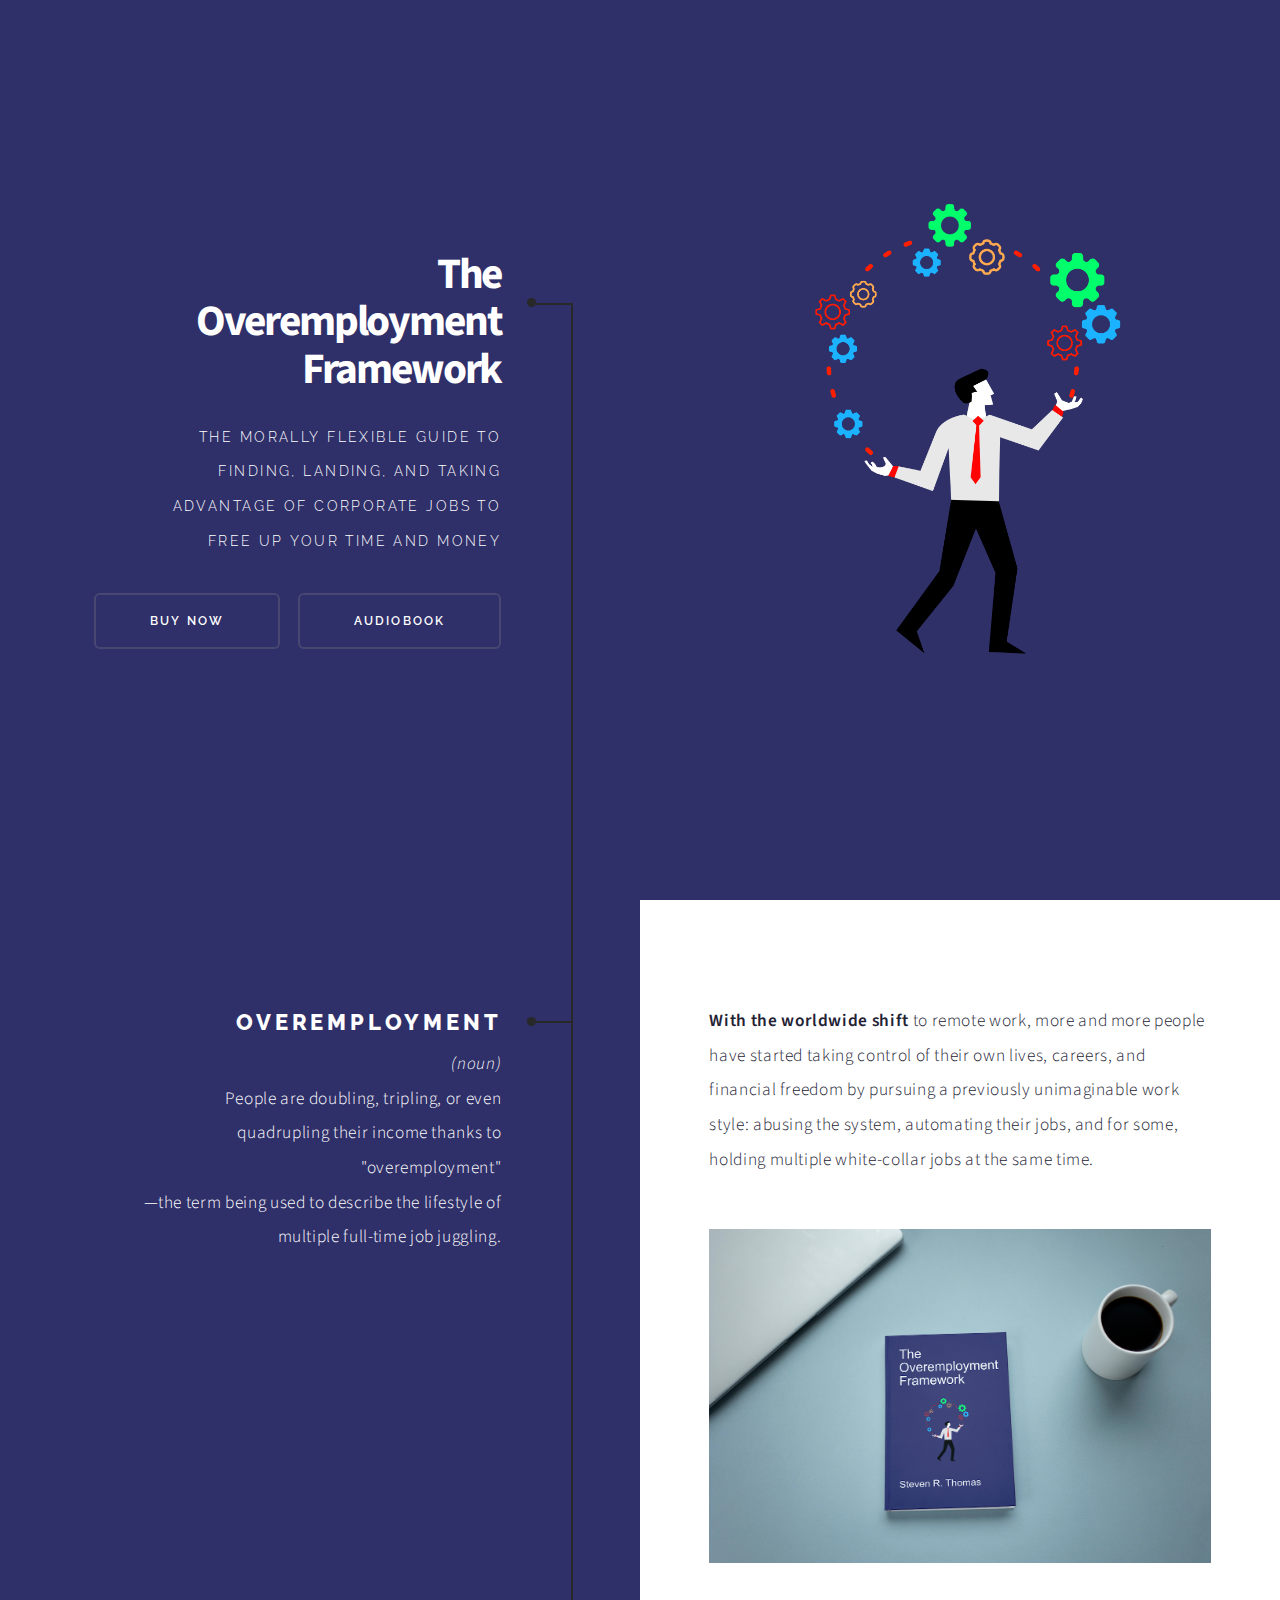
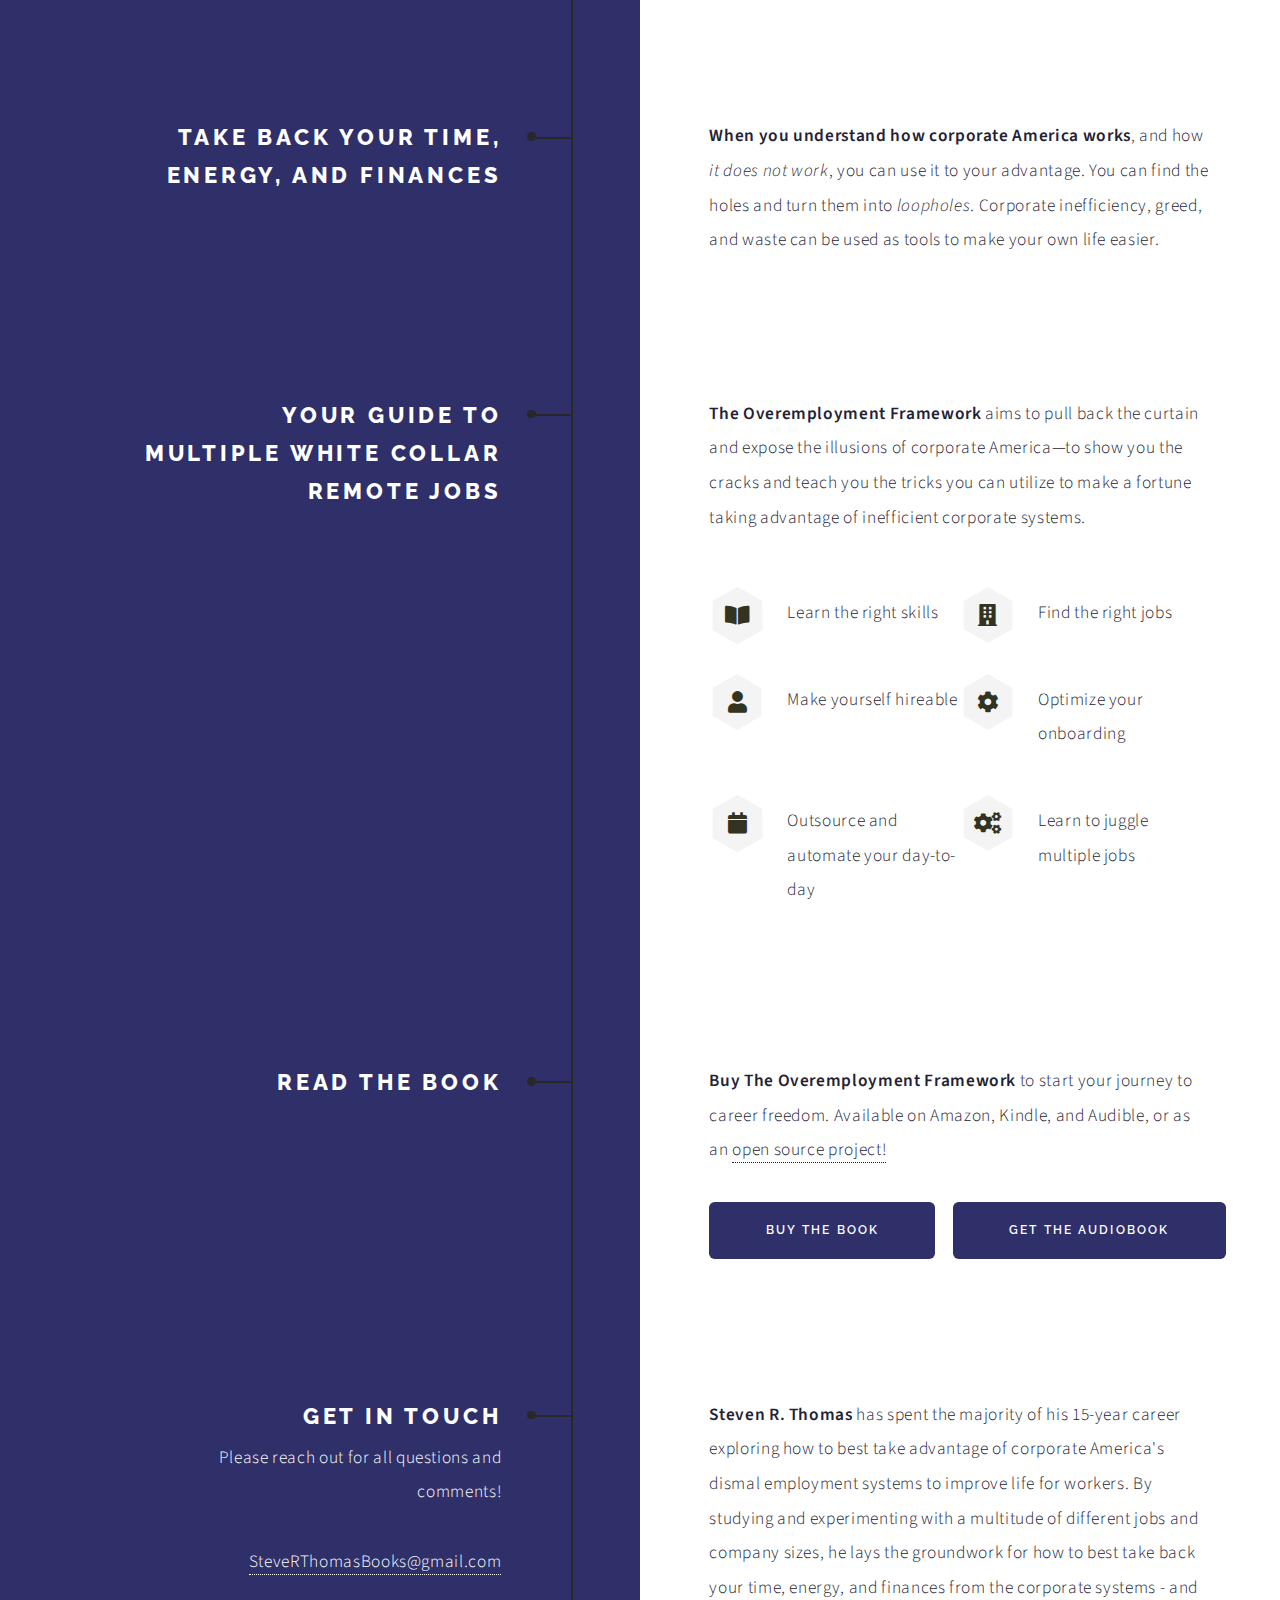
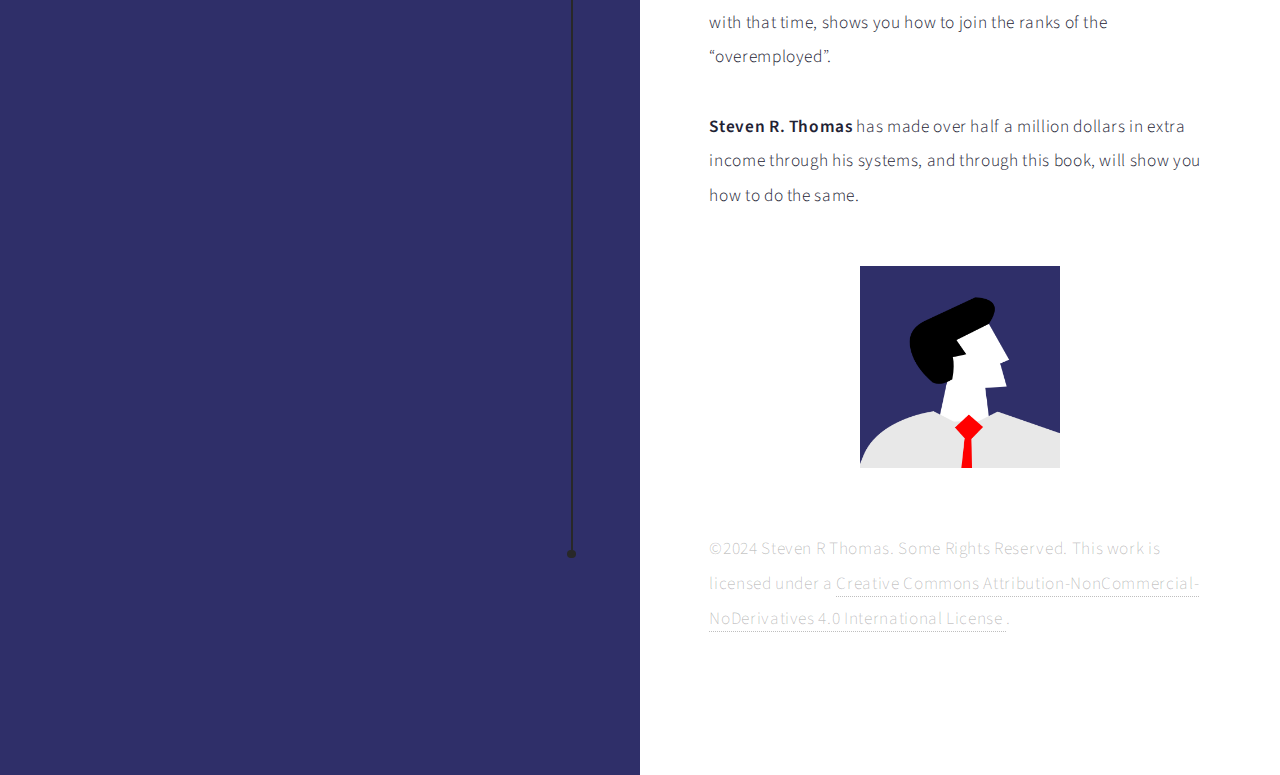
<file: index.html>
<!DOCTYPE html>
<!--
	Paradigm Shift by Pixelarity
	pixelarity.com | hello@pixelarity.com
	License: pixelarity.com/license
-->
<html>
  <head>
    <title>The Overemployment Framework</title>
    <meta charset="utf-8" />
    <meta
      name="viewport"
      content="width=device-width, initial-scale=1, user-scalable=no"
    />
    <meta name="title" content="The Overemployment Framework" />
    <meta
      name="description"
      content="The Overemployment Framework - The Morally Flexible Guide to Finding, Landing, and Taking Advantage of Corporate Jobs to Free Up Your Time and Money"
    />
    <meta
      name="keywords"
      content="overemployment, job juggling, multiple jobs"
    />
    <meta name="robots" content="index, follow" />
    <meta http-equiv="Content-Type" content="text/html; charset=utf-8" />
    <meta name="language" content="English" />
    <meta name="author" content="Steven R. Thomas" />
    <link rel="stylesheet" href="assets/css/main.css" />
    <link rel="apple-touch-icon" sizes="180x180" href="/apple-touch-icon.png" />
    <link rel="icon" type="image/png" sizes="32x32" href="/favicon-32x32.png" />
    <link rel="icon" type="image/png" sizes="16x16" href="/favicon-16x16.png" />
    <link rel="manifest" href="/site.webmanifest" />
  </head>
  <body class="is-preload">
    <!-- Wrapper -->
    <div id="wrapper">
      <!-- Intro -->
      <section class="intro">
        <header>
          <h1>The Overemployment Framework</h1>
          <p>
            The Morally Flexible Guide to Finding, Landing, and Taking Advantage
            of Corporate Jobs to Free Up Your Time and Money
          </p>
          <ul class="actions">
            <li><a href="#" class="button large">Buy Now</a></li>
            <li><a href="#" class="button large">Audiobook</a></li>
          </ul>
        </header>
        <div class="content">
          <span class="image fill" data-position="center"
            ><img src="images/pic01.png" alt=""
          /></span>
        </div>
      </section>

      <!-- Section -->
      <section id="first">
        <header>
          <h2 style="margin-bottom: 5px">Overemployment</h2>
          <i>(noun)</i>
          <p>
            People are doubling, tripling, or even quadrupling their income
            thanks to "overemployment"<br />—the term being used to describe the
            lifestyle of multiple full-time job juggling.
          </p>
        </header>
        <div class="content">
          <p>
            <strong>With the worldwide shift</strong> to remote work, more and
            more people have started taking control of their own lives, careers,
            and financial freedom by pursuing a previously unimaginable work
            style: abusing the system, automating their jobs, and for some,
            holding multiple white-collar jobs at the same time.
          </p>
          <span class="image main"><img src="images/pic02.png" alt="" /></span>
        </div>
      </section>

      <!-- Section -->
      <section>
        <header>
          <h2>Take back your time, energy, and finances</h2>
        </header>
        <div class="content">
          <p>
            <strong>When you understand how corporate America works</strong>,
            and how <i>it does not work</i>, you can use it to your advantage. You can
            find the holes and turn them into <i>loopholes</i>. Corporate
            inefficiency, greed, and waste can be used as tools to make your own
            life easier.
          </p>
        </div>
      </section>

      <!-- Section -->
      <section>
        <header>
          <h2>Your guide to multiple white collar remote jobs</h2>
        </header>
        <div class="content">
          <p>
            <strong>The Overemployment Framework</strong> aims to pull back the
            curtain and expose the illusions of corporate America—to show you
            the cracks and teach you the tricks you can utilize to make a
            fortune taking advantage of inefficient corporate systems.
          </p>
          <ul class="feature-icons" style="color: #223">
            <li class="icon solid fa-book-open">Learn the right skills</li>
            <li class="icon solid fa-building">Find the right jobs</li>
            <li class="icon solid fa-user">Make yourself hireable</li>
            <li class="icon solid fa-cog">Optimize your onboarding</li>
            <li class="icon solid fa-calendar">
              Outsource and automate your day-to-day
            </li>
            <li class="icon solid fa-cogs">Learn to juggle multiple jobs</li>
          </ul>
        </div>
      </section>

      <!-- Section -->
      <section>
        <header>
          <h2>READ THE BOOK</h2>
        </header>
        <div class="content">
          <p>
            <strong>Buy The Overemployment Framework</strong> to start your
            journey to career freedom. Available on Amazon, Kindle, and Audible,
            or as an <a href="" target="_blank">open source project!</a>
          </p>
          <ul class="actions">
            <li><a href="#" class="button primary large">Buy the Book</a></li>
            <li><a href="#" class="button primary large">Get the Audiobook</a></li>
          </ul>
        </div>
      </section>


      <!-- Section -->
      <section>
        <header>
          <h2 style="margin-bottom: 5px">Get in touch</h2>
          <p>Please reach out for all questions and comments!</p>
          <a href="mailto:steverthomasbooks@gmail.com"
            >SteveRThomasBooks@gmail.com</a
          >
        </header>
        <div class="content">
          <p>
            <strong>Steven R. Thomas</strong> has spent the majority of his
            15-year career exploring how to best take advantage of corporate
            America's dismal employment systems to improve life for workers. By
            studying and experimenting with a multitude of different jobs and
            company sizes, he lays the groundwork for how to best take back your
            time, energy, and finances from the corporate systems - and with
            that time, shows you how to join the ranks of the “overemployed”.
            <br /><br />
            <strong>Steven R. Thomas</strong> has made over half a million
            dollars in extra income through his systems, and through this book,
            will show you how to do the same.
          </p>
          <span class="image main" style="text-align: center"
            ><img
              style="max-width: 200px; display: inline-block"
              src="images/st_headshot.png"
              alt=""
          /></span>
        </div>
      </section>

      <!-- Copyright -->
      <div class="copyright">
        &copy;2024 Steven R Thomas. Some Rights Reserved. This work is licensed under
        a
        <a
          rel="license"
          href="http://creativecommons.org/licenses/by-nc-nd/4.0/"
          target="_blank"
        >
          Creative Commons Attribution-NonCommercial-NoDerivatives 4.0
          International License </a
        >.
      </div>
    </div>

    <!-- Scripts -->
    <script src="assets/js/jquery.min.js"></script>
    <script src="assets/js/jquery.scrolly.min.js"></script>
    <script src="assets/js/browser.min.js"></script>
    <script src="assets/js/breakpoints.min.js"></script>
    <script src="assets/js/util.js"></script>
    <script src="assets/js/main.js"></script>
  </body>
</html>
</file>
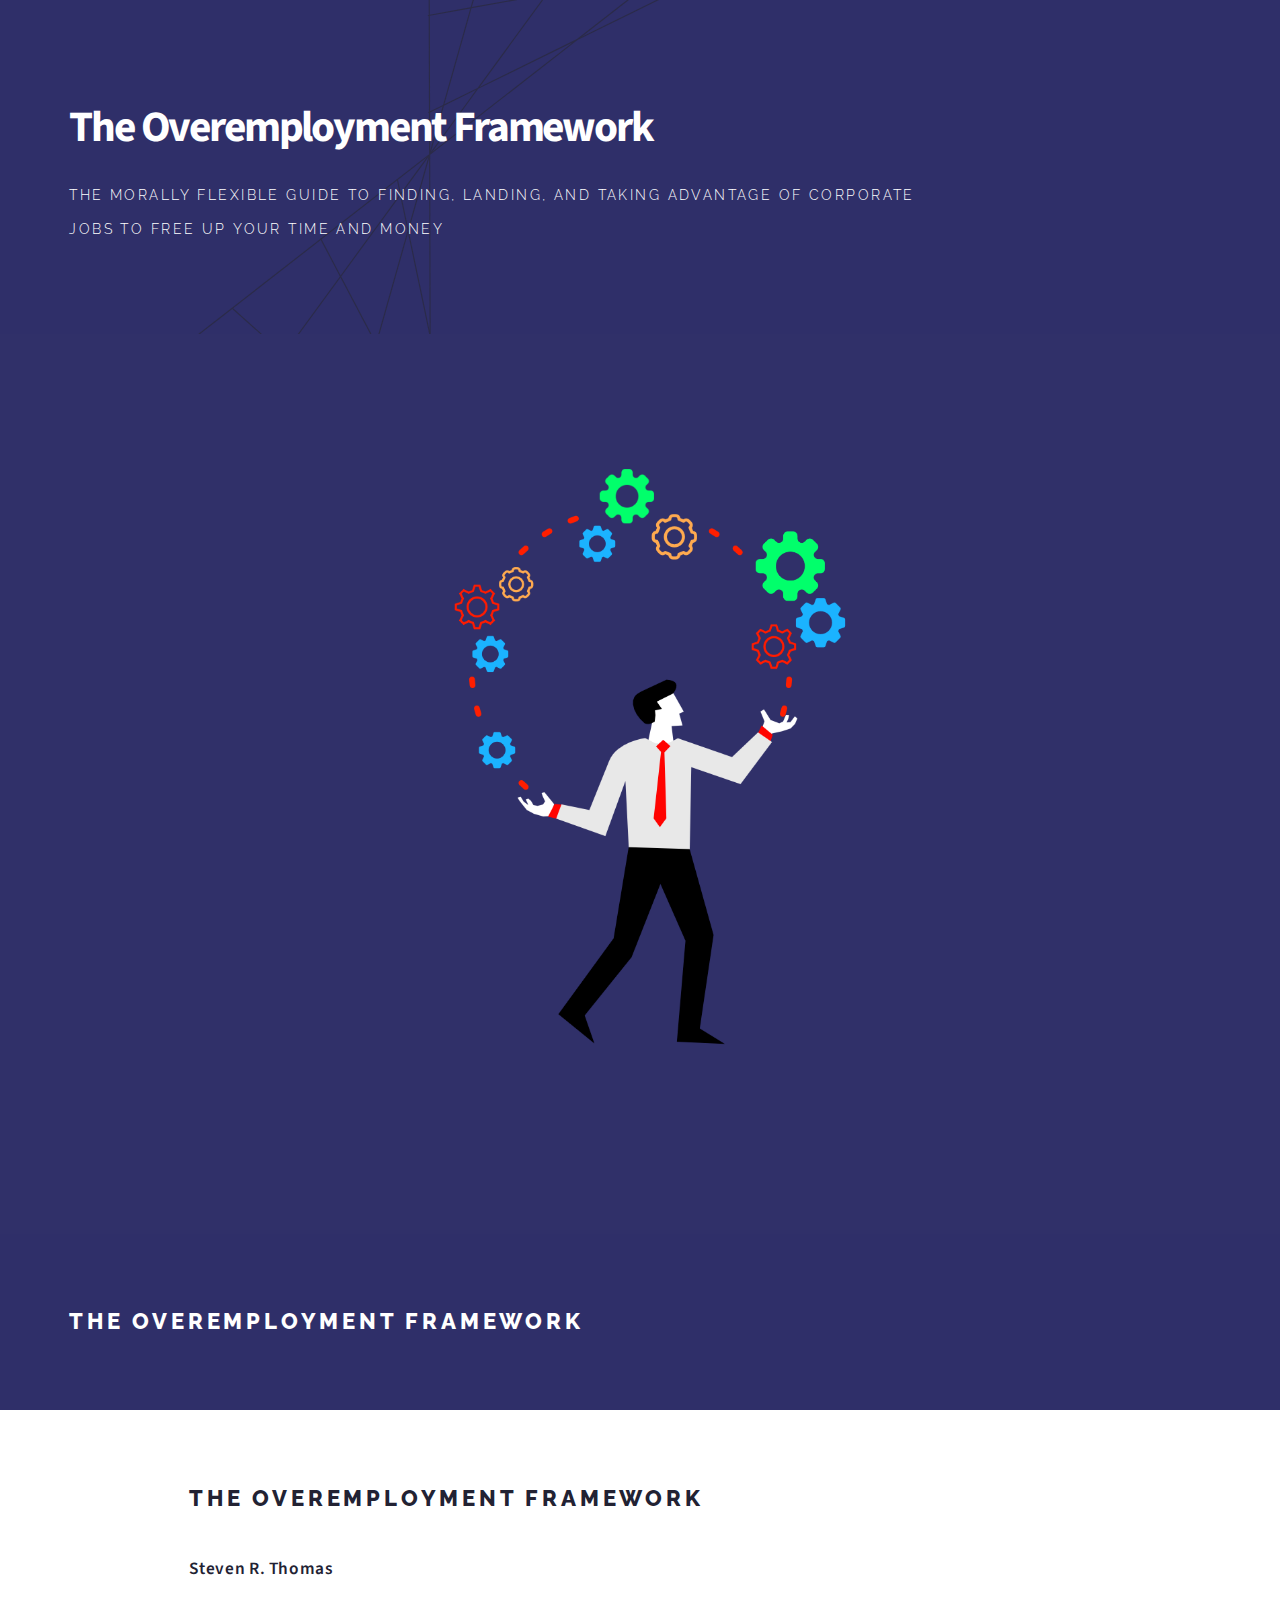
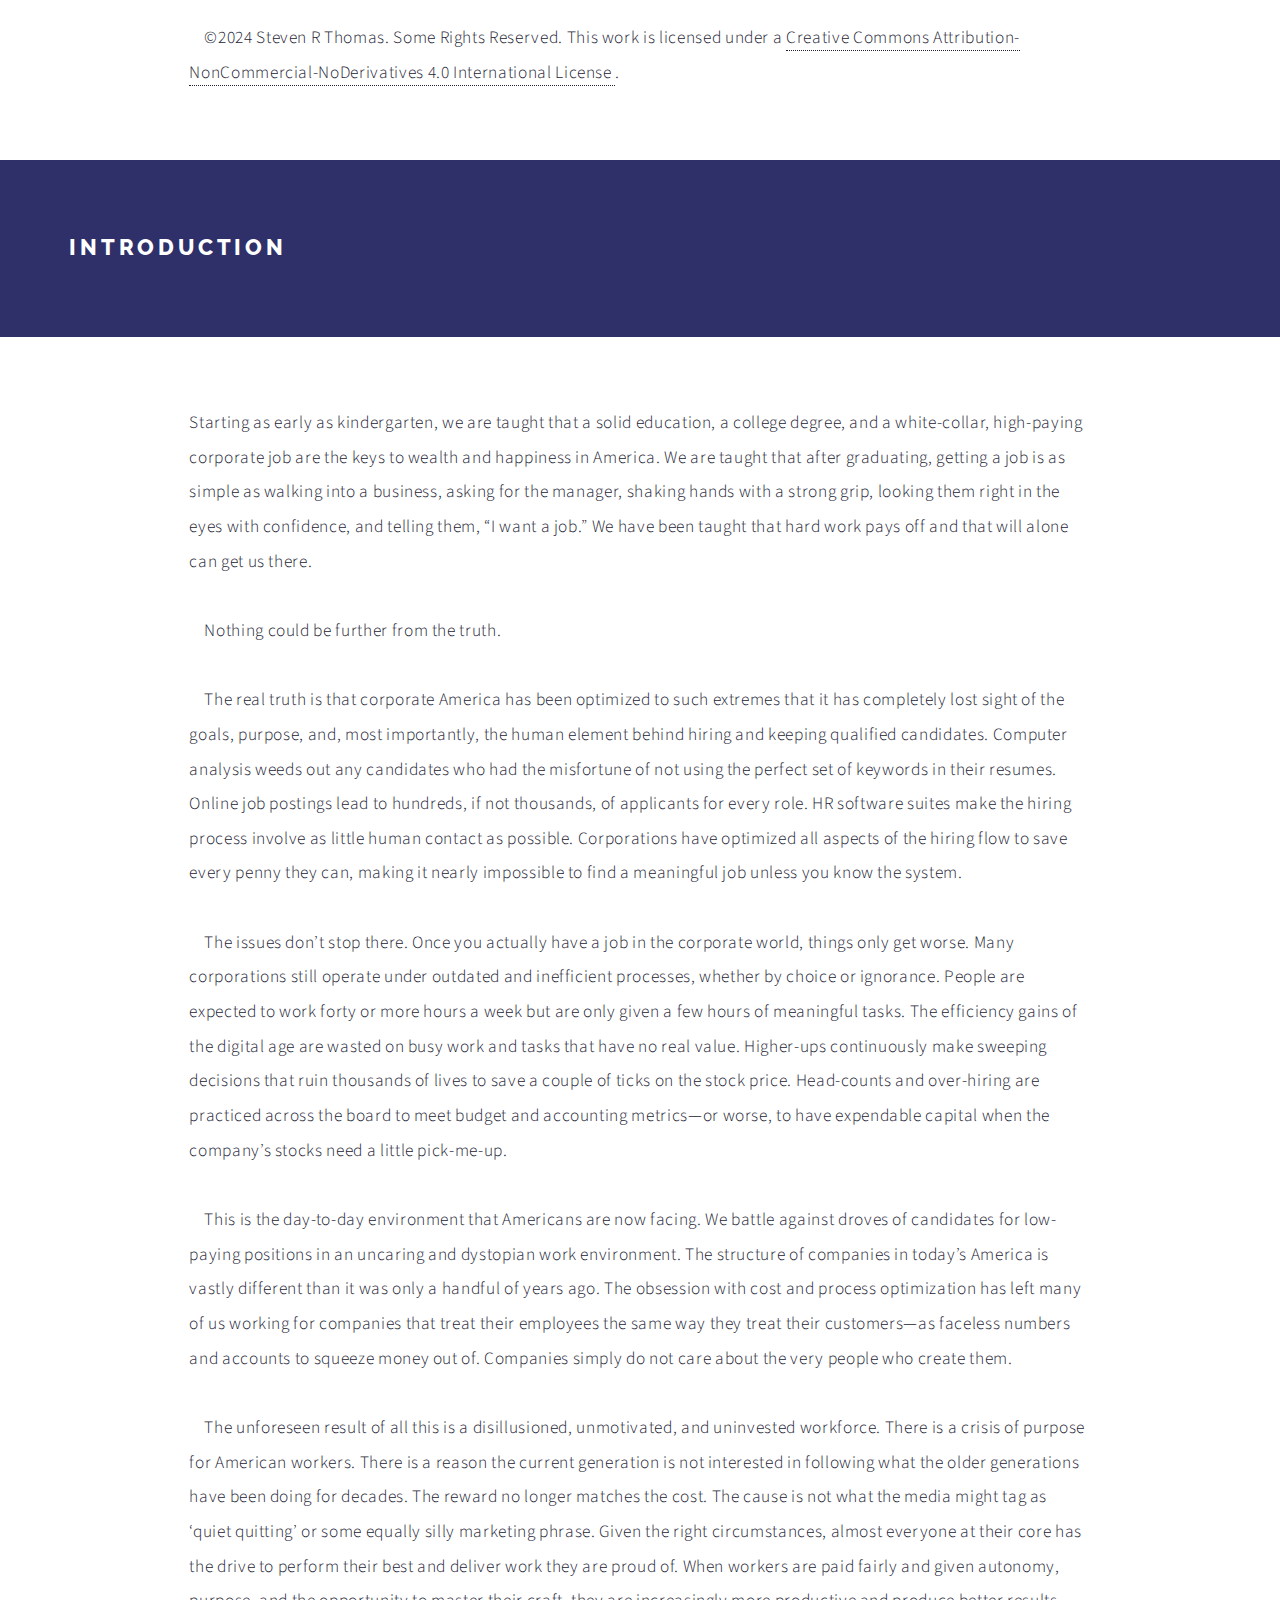
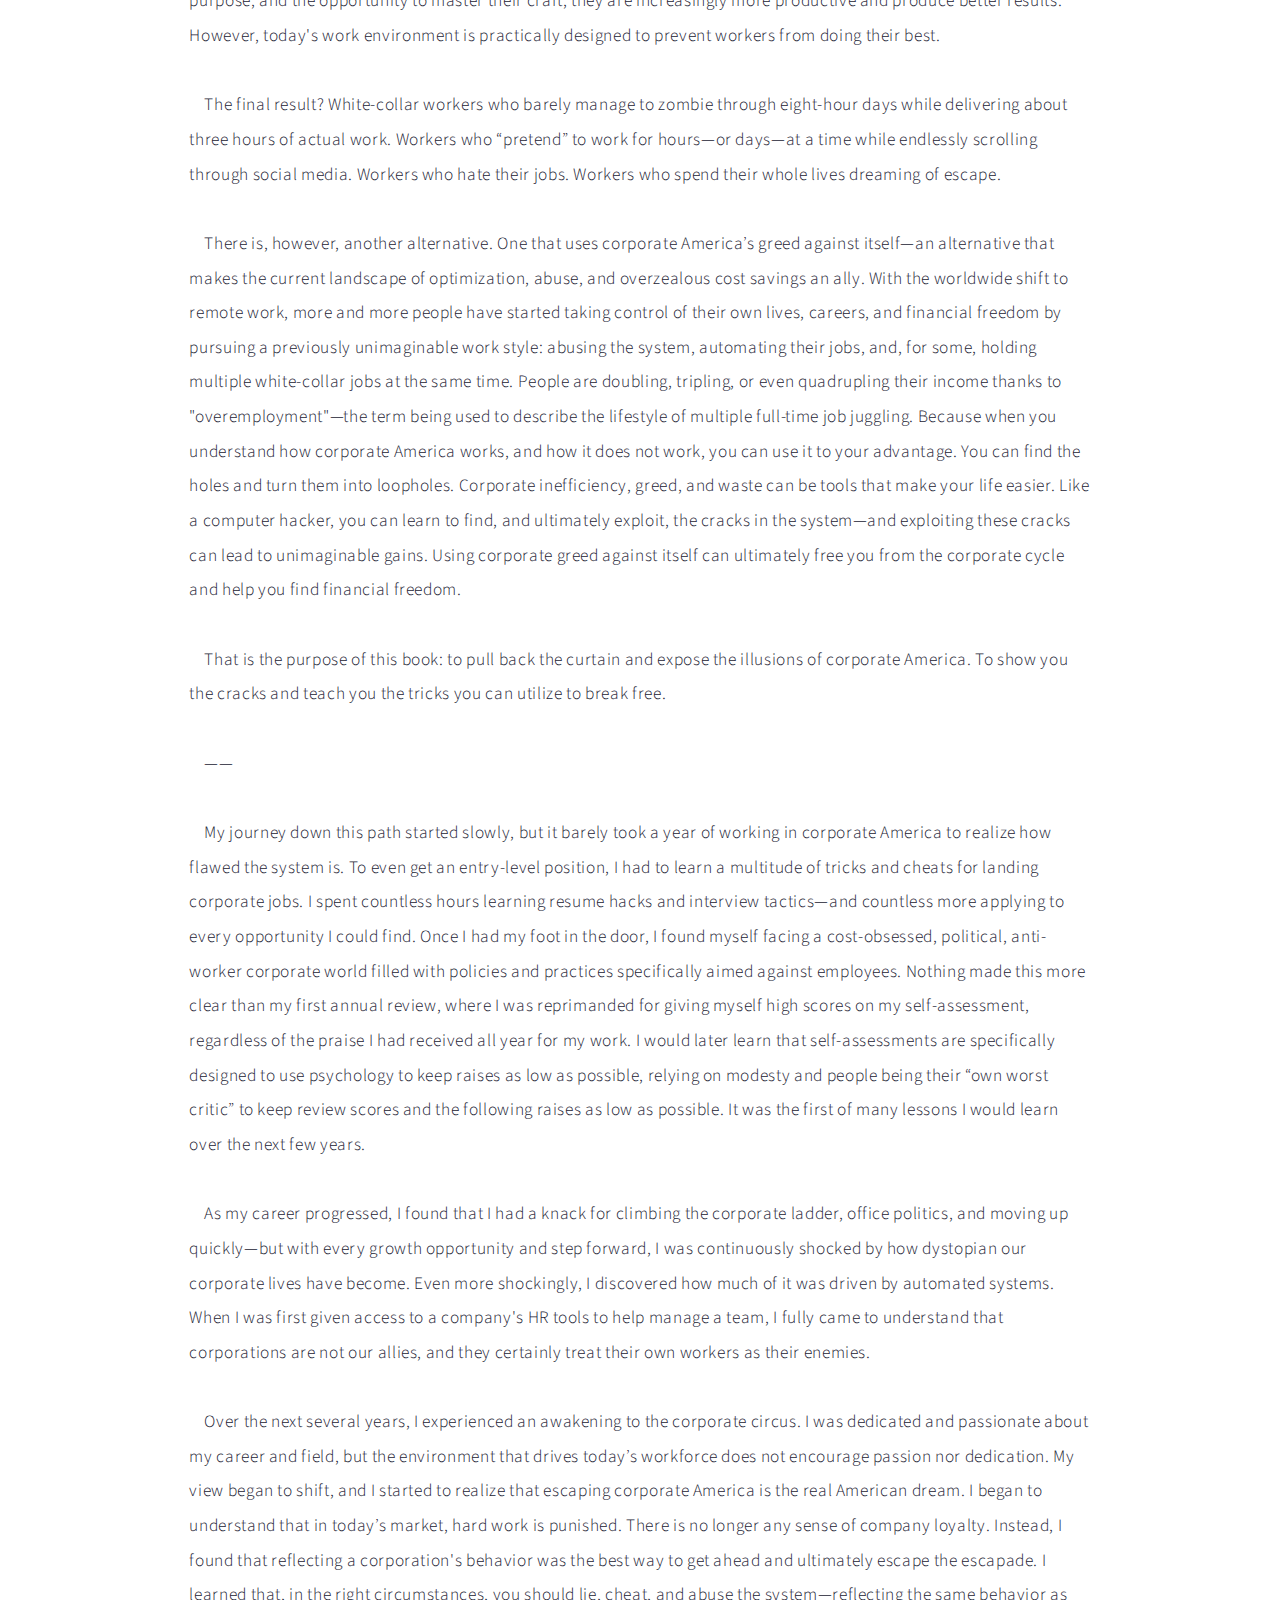
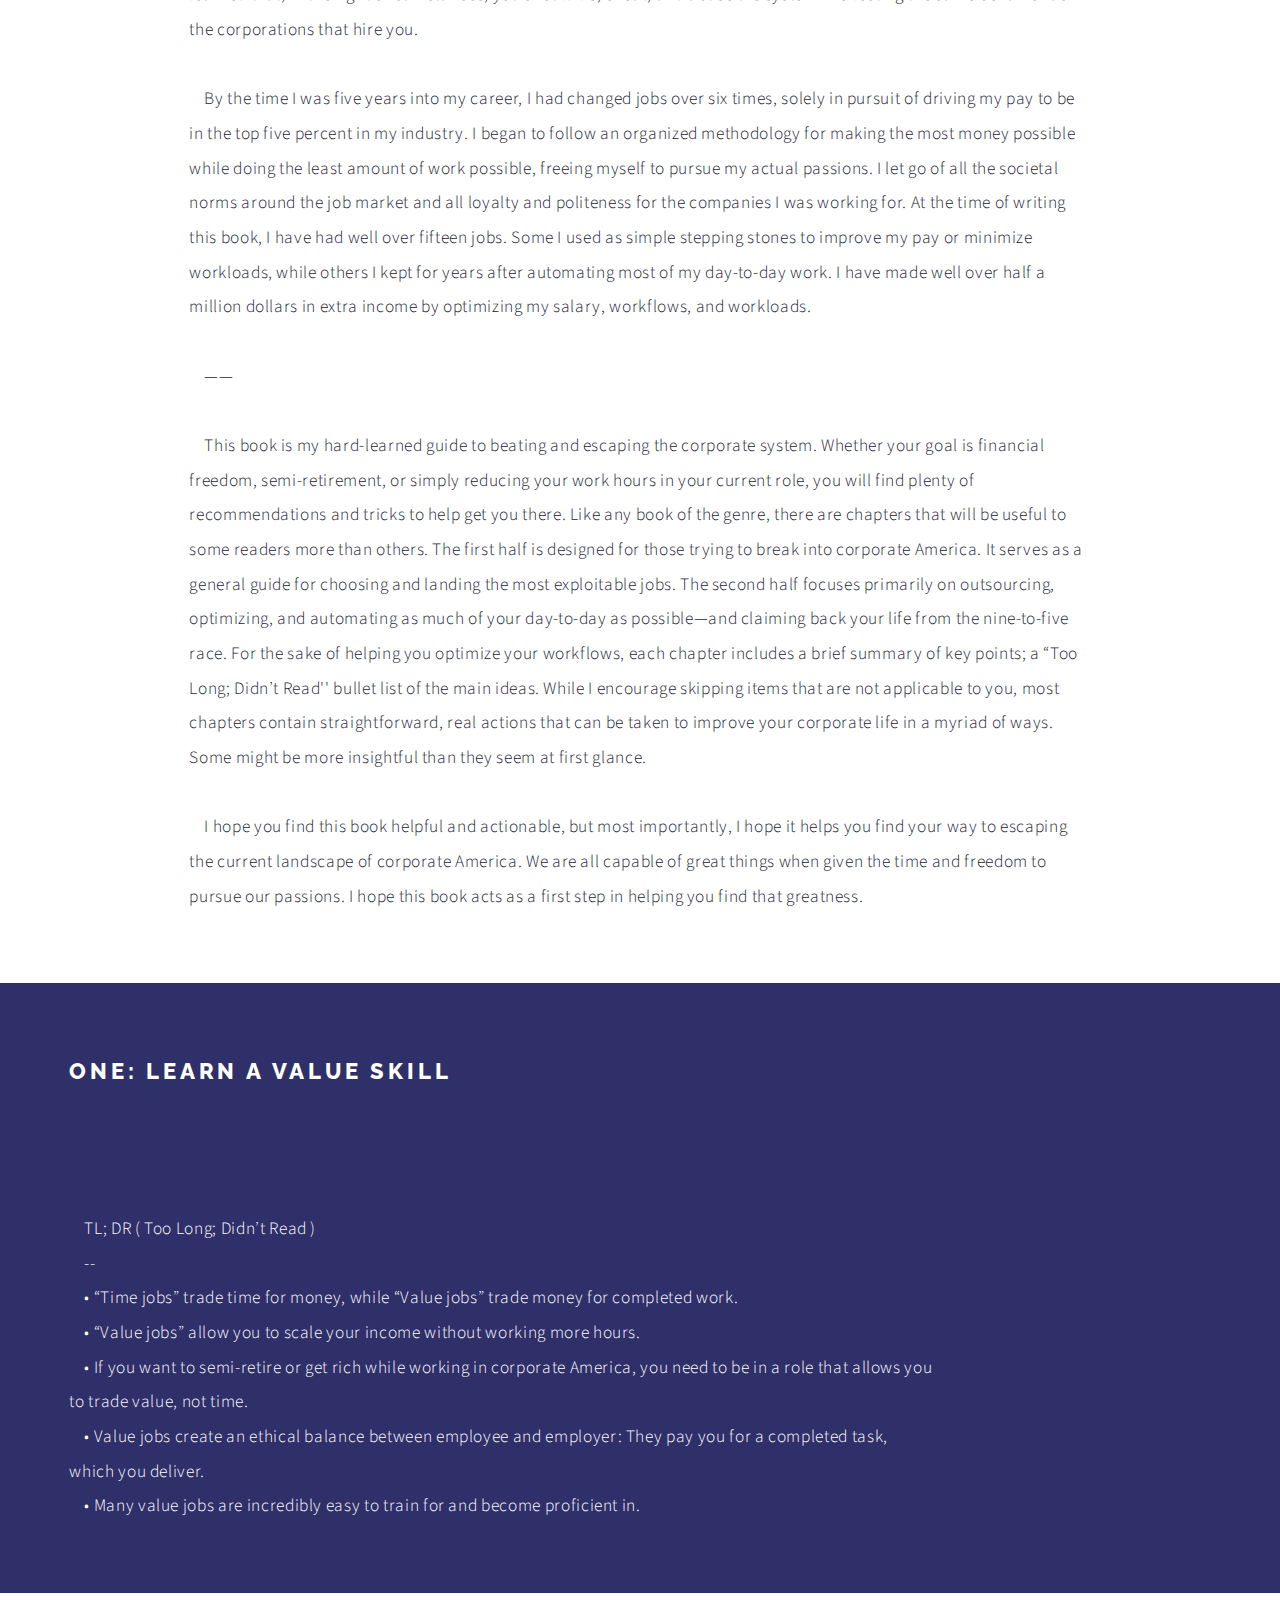
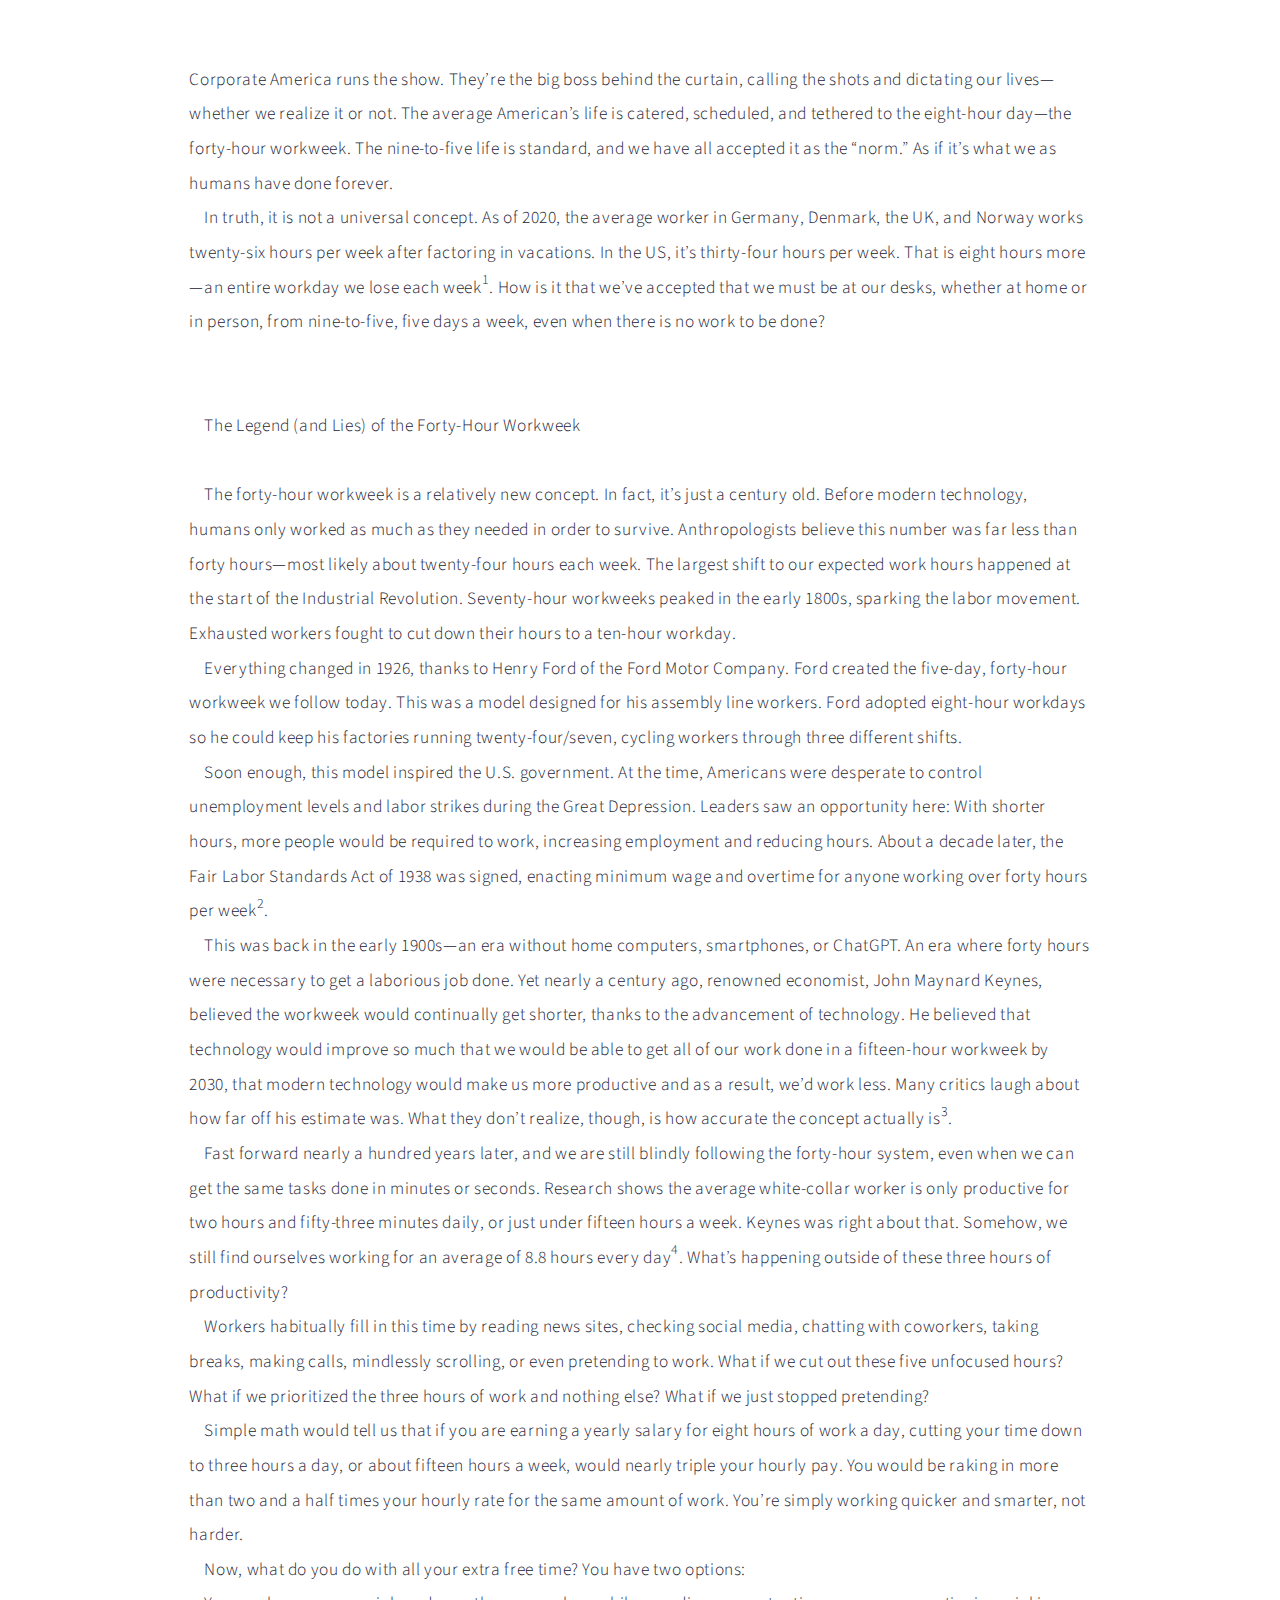
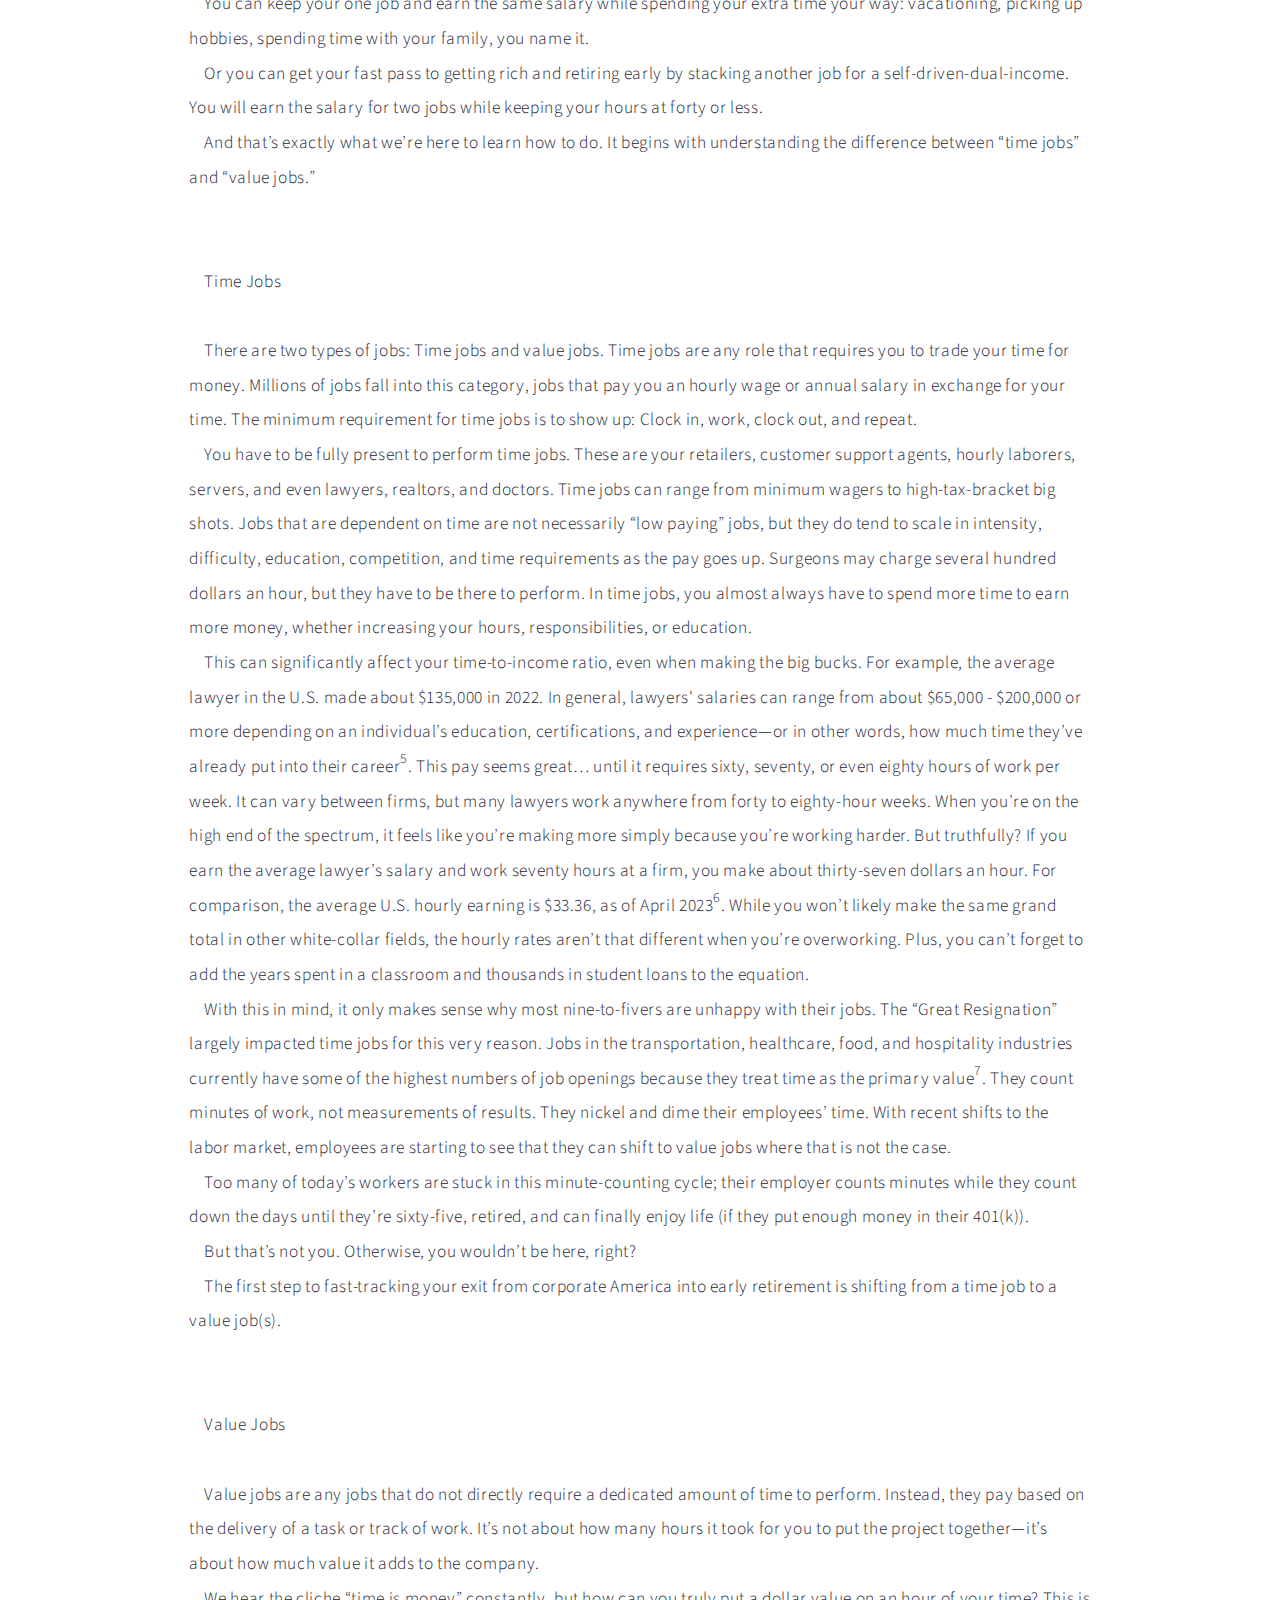
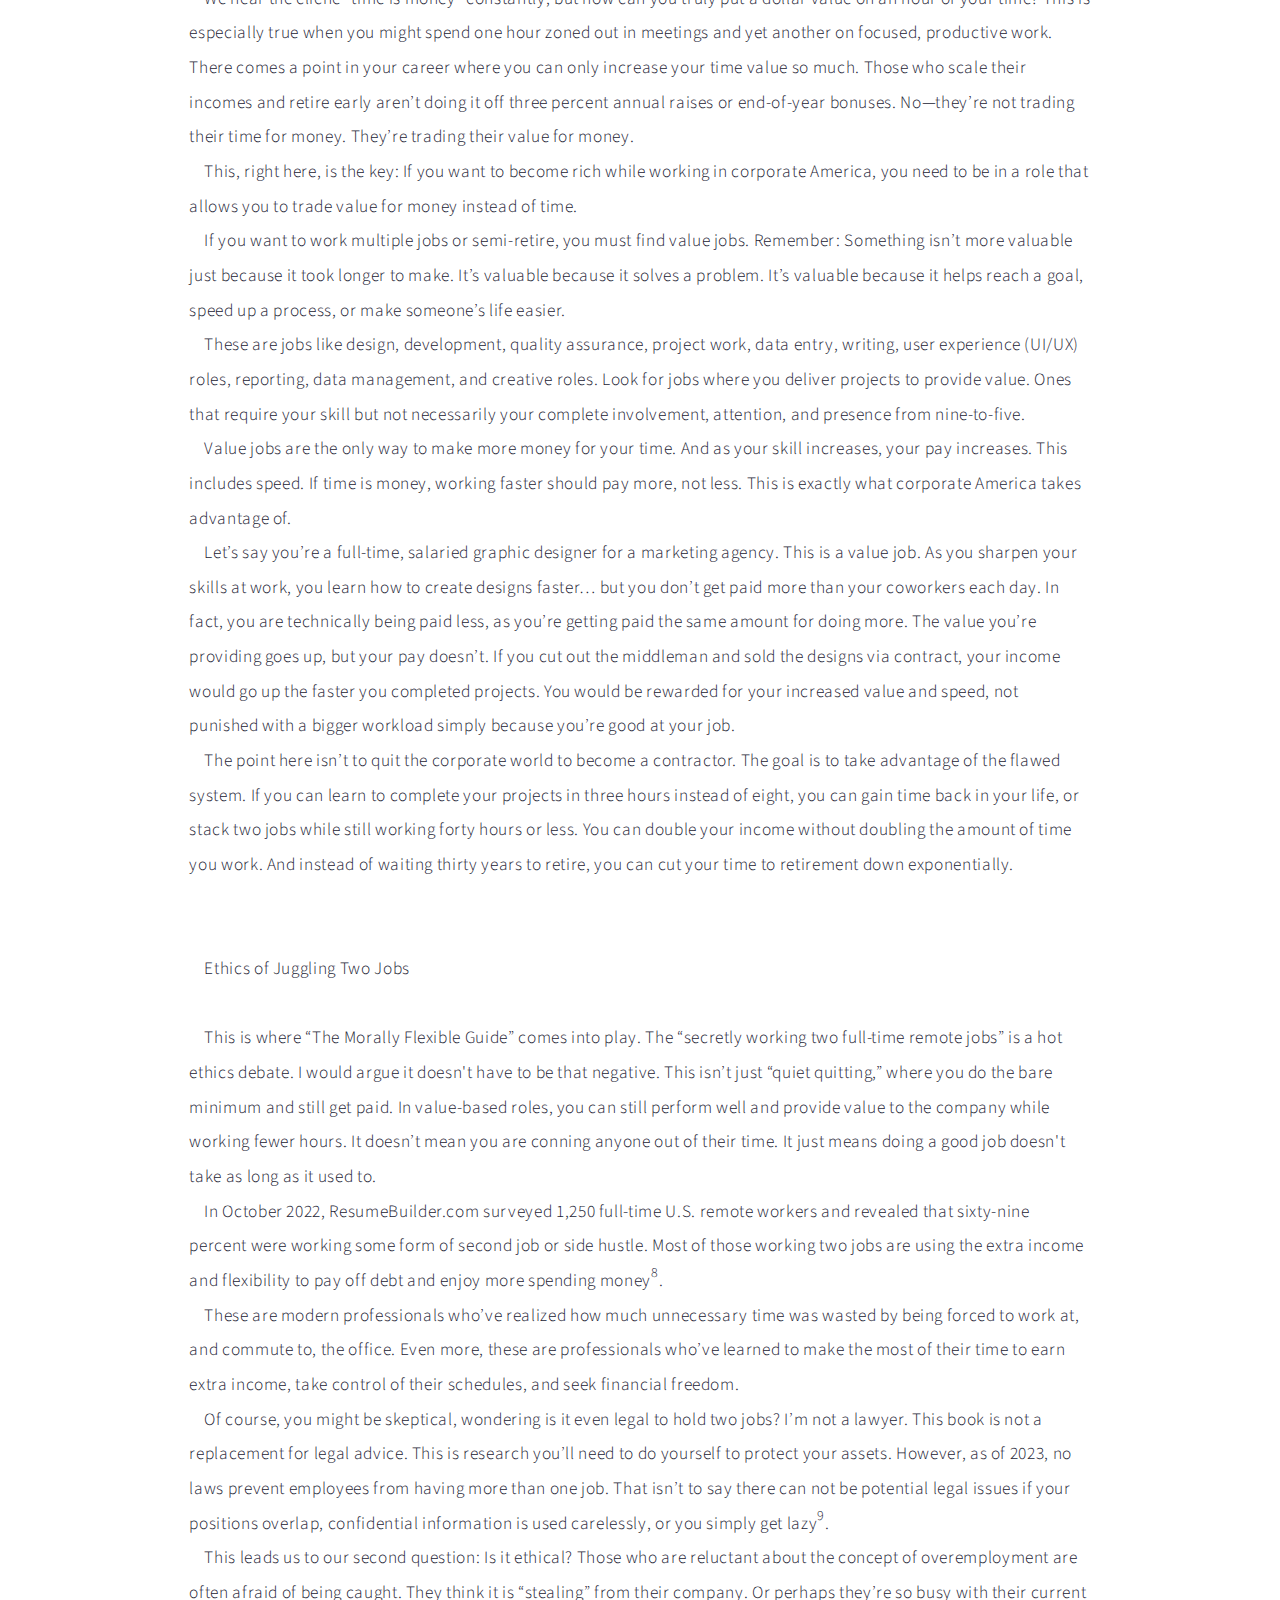
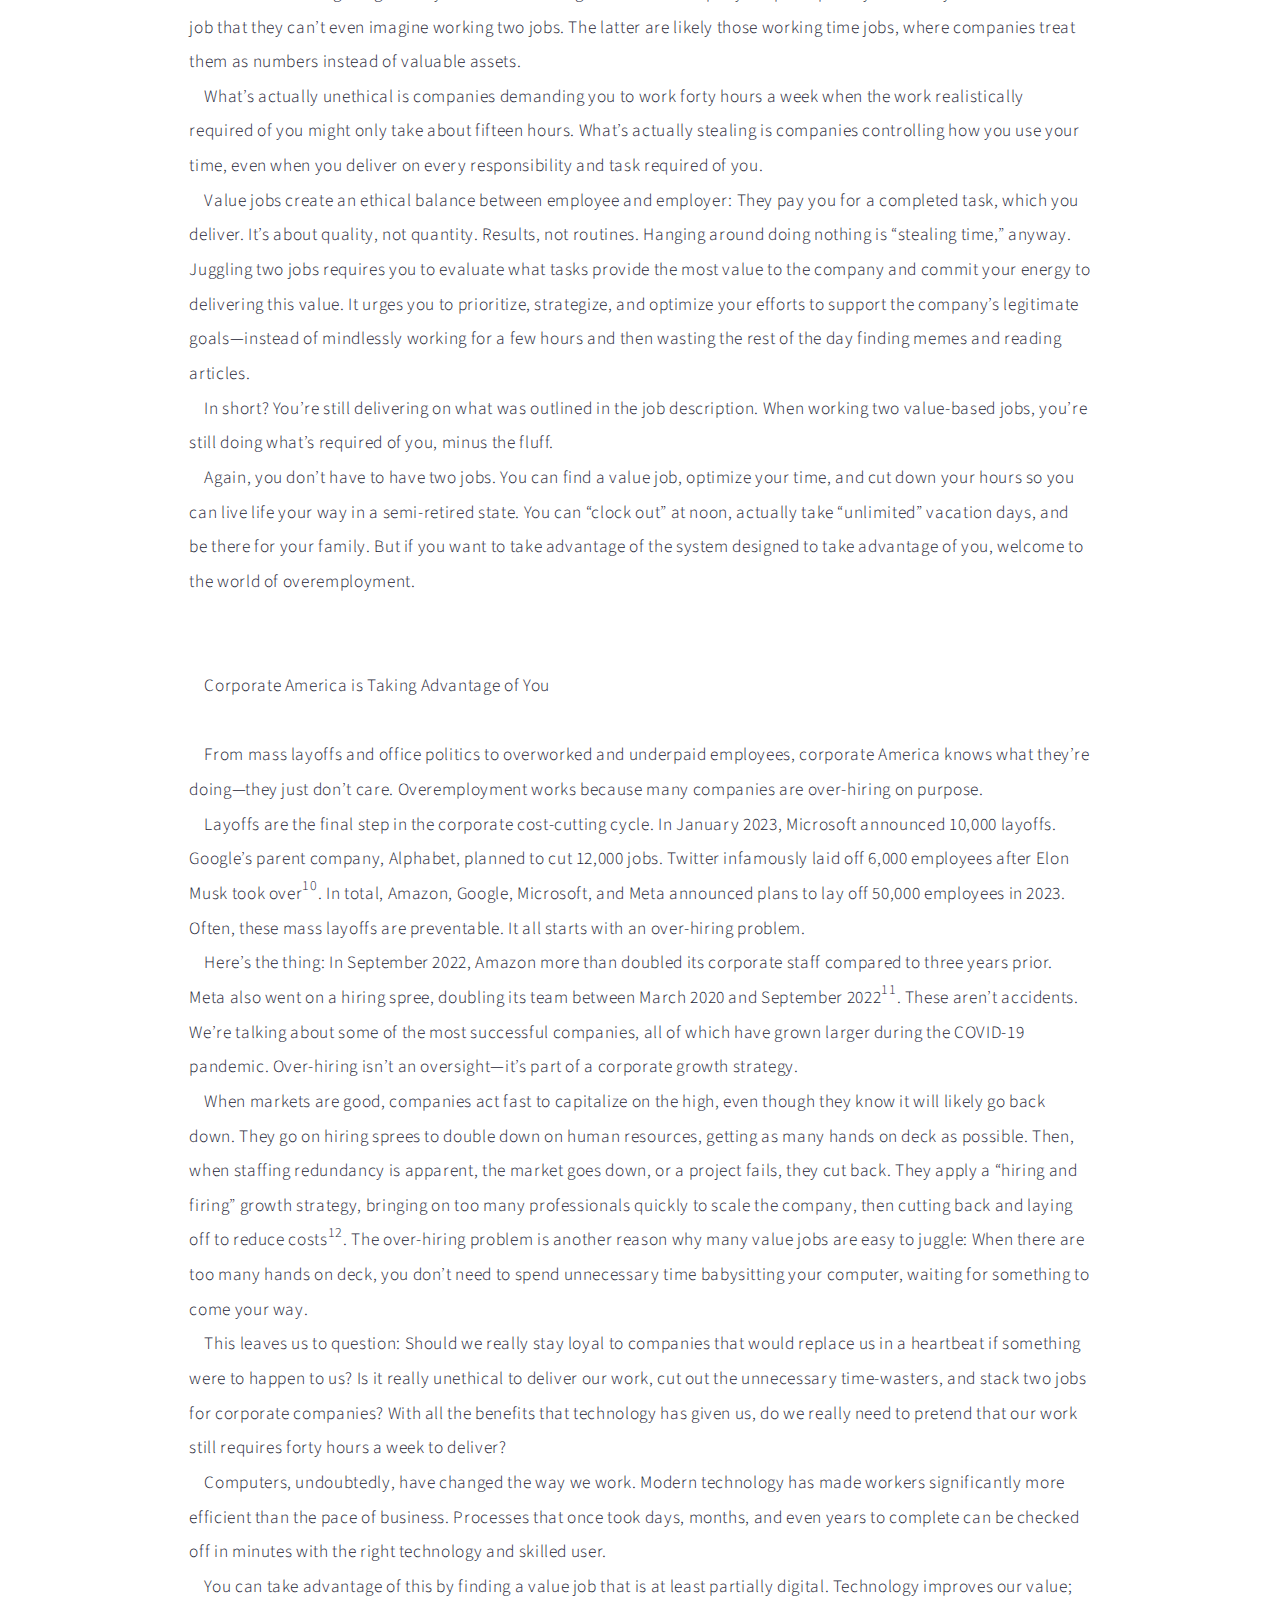
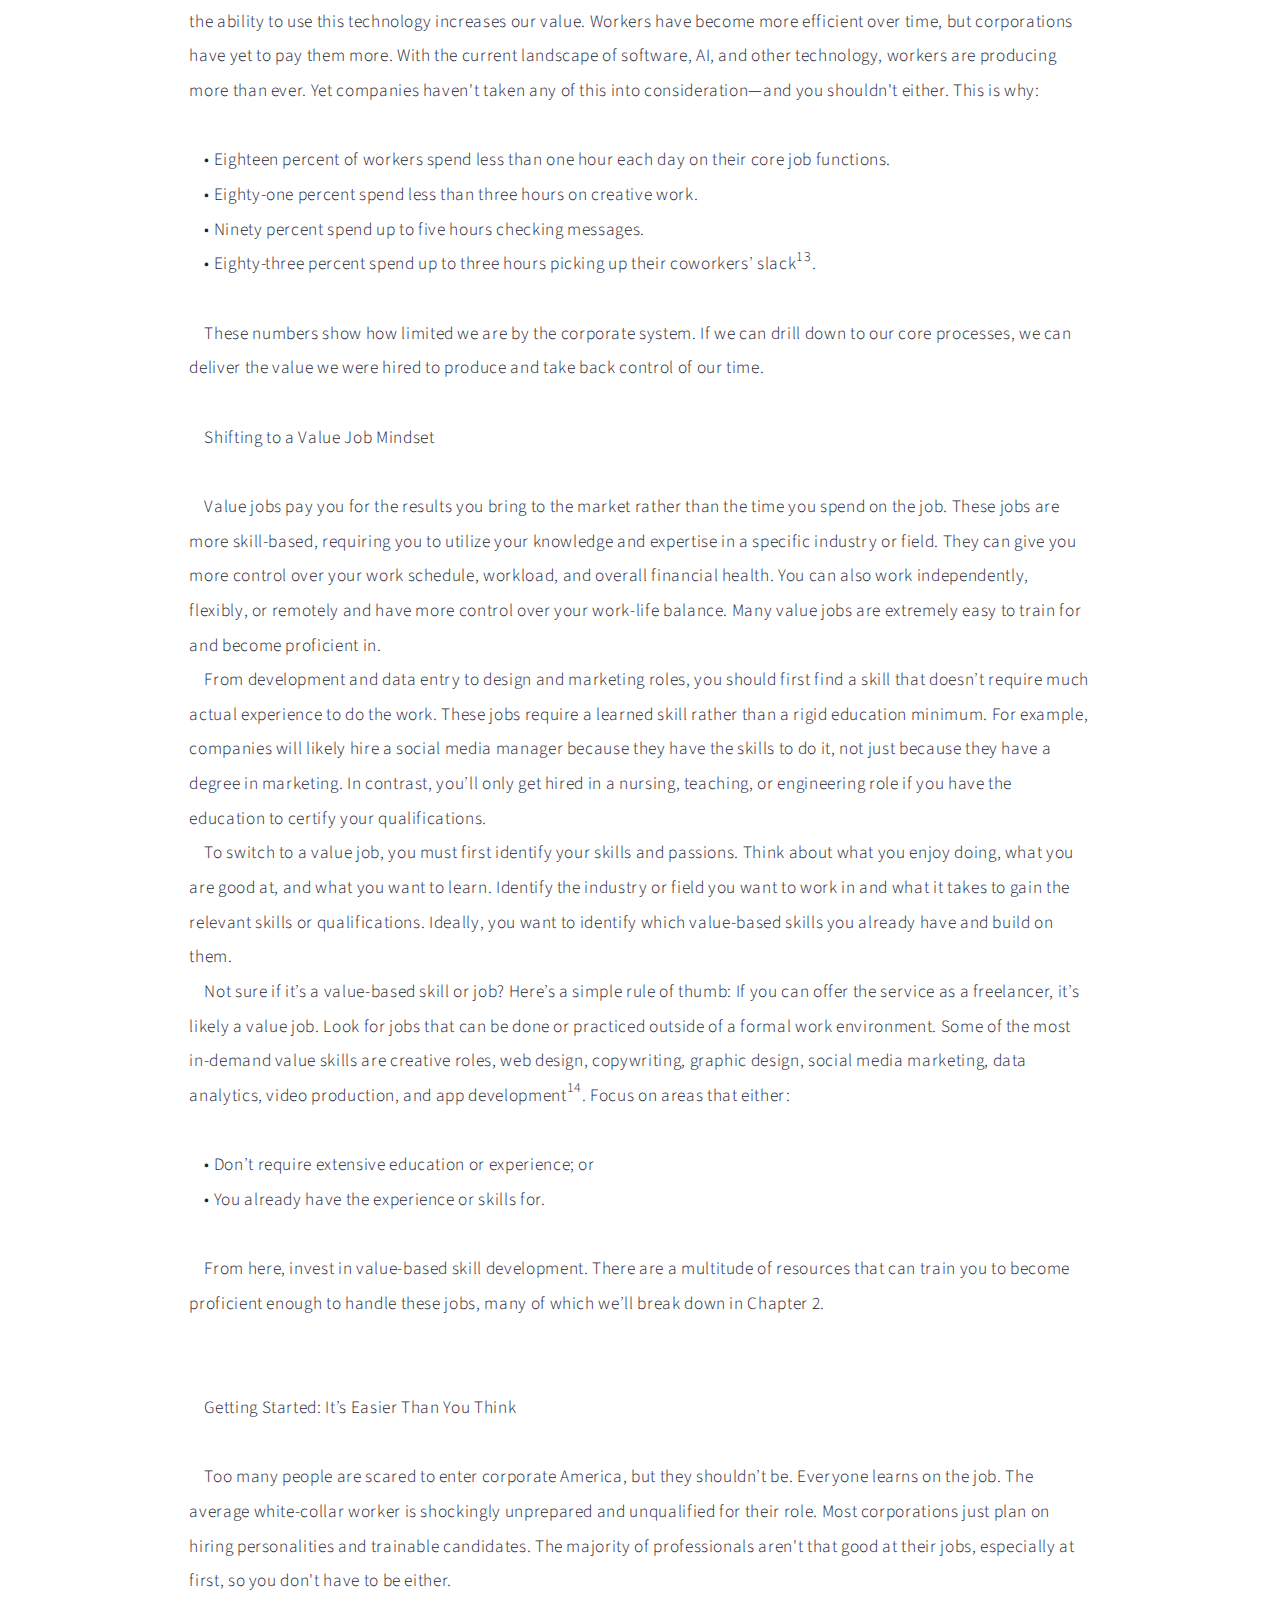
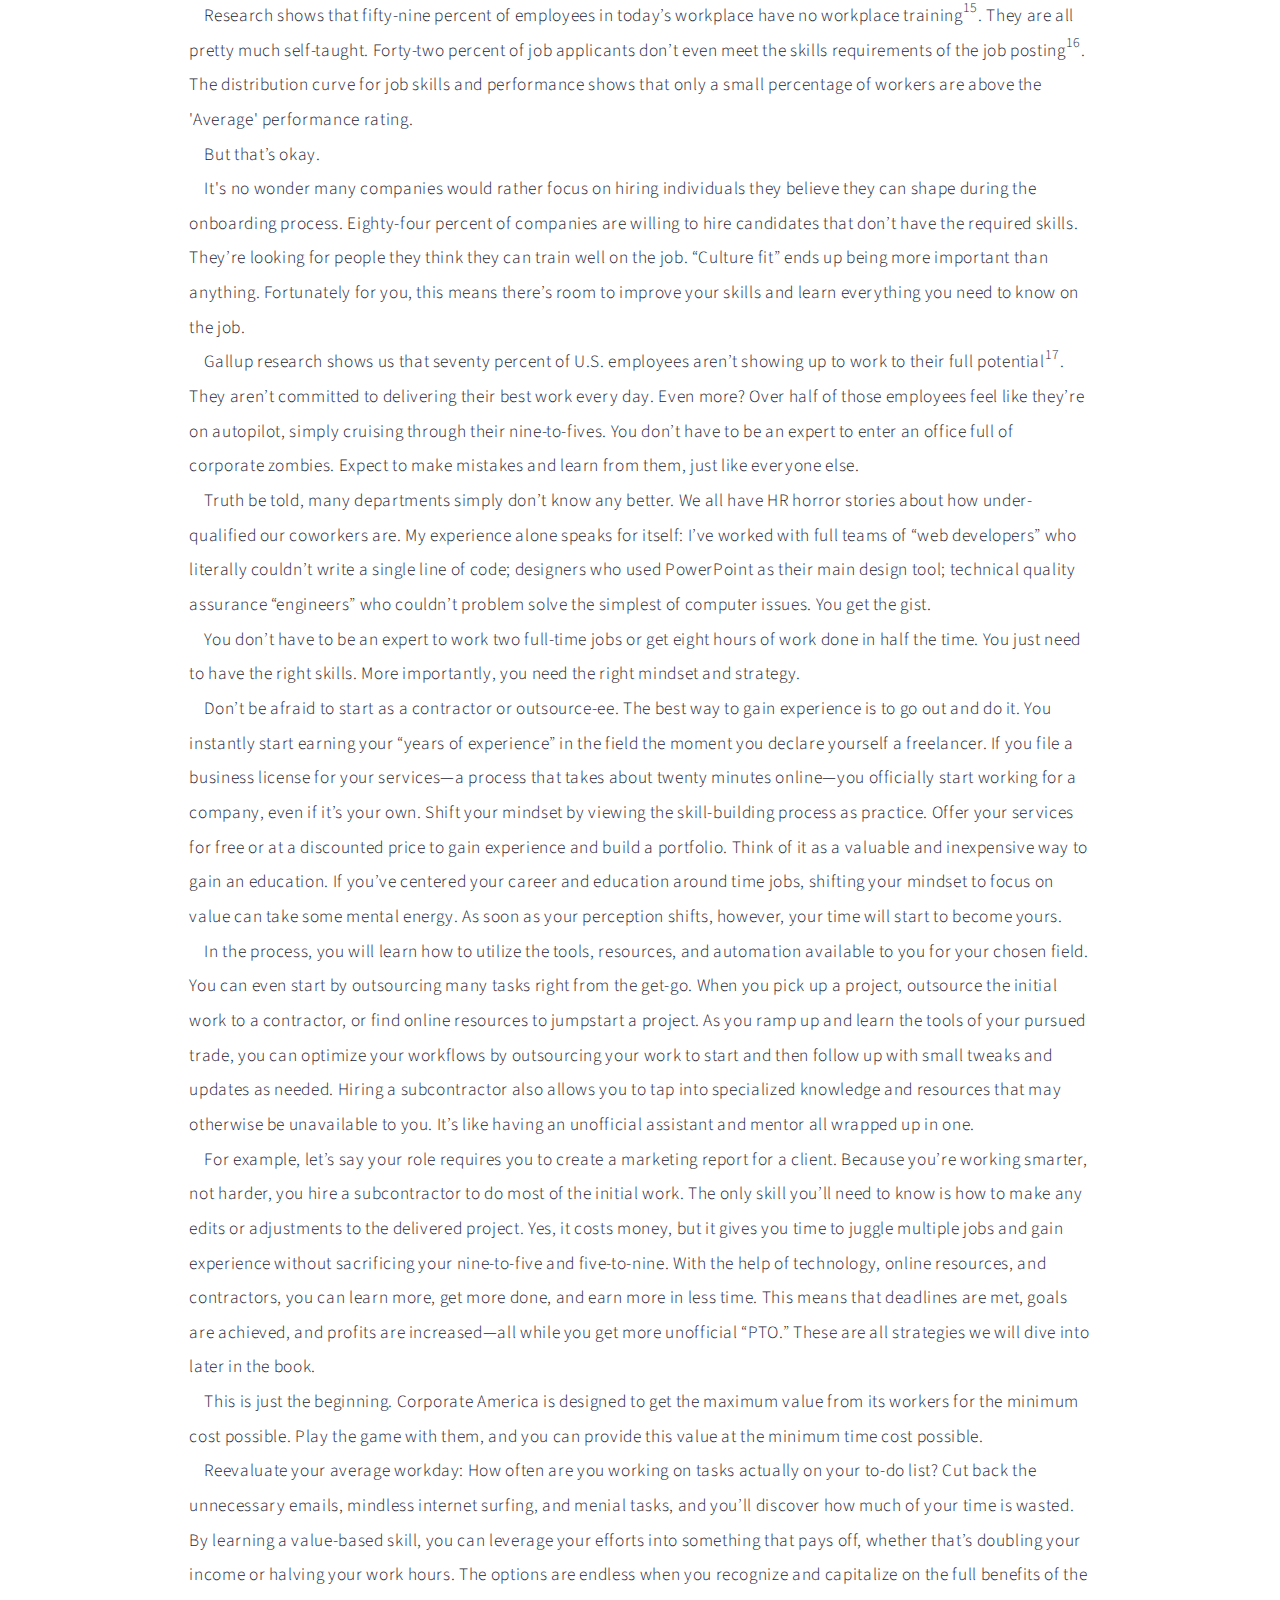
<file: book.html>
<!DOCTYPE html>
<!--
	Paradigm Shift by Pixelarity
	pixelarity.com | hello@pixelarity.com
	License: pixelarity.com/license
-->
<html>
  <head>
    <title>The Overemployment Framework</title>
    <meta charset="utf-8" />
    <meta
      name="viewport"
      content="width=device-width, initial-scale=1, user-scalable=1"
    />
    <meta name="title" content="The Overemployment Framework" />
    <meta
      name="description"
      content="The Overemployment Framework - The Morally Flexible Guide to Finding, Landing, and Taking Advantage of Corporate Jobs to Free Up Your Time and Money"
    />
    <meta
      name="keywords"
      content="overemployment, job juggling, multiple jobs"
    />
    <meta name="robots" content="index, follow" />
    <meta http-equiv="Content-Type" content="text/html; charset=utf-8" />
    <meta name="language" content="English" />
    <meta name="author" content="Steven R. Thomas" />
    <link rel="stylesheet" href="assets/css/main-book.css" />
    <link
      rel="apple-touch-icon"
      sizes="180x180"
      href="./apple-touch-icon.png"
    />
    <link
      rel="icon"
      type="image/png"
      sizes="32x32"
      href="./favicon-32x32.png"
    />
    <link
      rel="icon"
      type="image/png"
      sizes="16x16"
      href="./favicon-16x16.png"
    />
    <link rel="manifest" href="./site.webmanifest" />
  </head>
  <body class="is-preload">
    <!-- Wrapper -->
    <div id="wrapper">
      <!-- Section -->
      <section class="intro">
        <header>
          <h1>The Overemployment Framework</h1>
          <p>
            The Morally Flexible Guide to Finding, Landing, and Taking Advantage
            of Corporate Jobs to Free Up Your Time and Money
          </p>
        </header>
        <div class="content">
          <span class="image fill" data-position="center"
            ><img src="images/pic01.png" alt=""
          /></span>
        </div>
      </section>

      <!-- Section -->
      <section>
        <header>
          <h2>The Overemployment Framework</h2>
        </header>
        <div class="content">
          <h2>The Overemployment Framework</h2>
          <p>
            <strong>Steven R. Thomas</strong>
            <br /><span class="span-tab"></span><br /><span class="span-tab"></span>
            &copy;2024 Steven R Thomas. Some Rights Reserved. This work is
            licensed under a
            <a
              rel="license"
              href="http://creativecommons.org/licenses/by-nc-nd/4.0/"
              target="_blank"
            >
              Creative Commons Attribution-NonCommercial-NoDerivatives 4.0
              International License </a
            >.
          </p>
        </div>
      </section>

      <!-- Section -->
      <section>
        <header>
          <h2>Introduction</h2>
        </header>
        <div class="content">
          <p>
            Starting as early as kindergarten, we are taught that a solid
            education, a college degree, and a white-collar, high-paying
            corporate job are the keys to wealth and happiness in America. We
            are taught that after graduating, getting a job is as simple as
            walking into a business, asking for the manager, shaking hands with
            a strong grip, looking them right in the eyes with confidence, and
            telling them, “I want a job.” We have been taught that hard work
            pays off and that will alone can get us there.
            <br /><span class="span-tab"></span><br /><span class="span-tab"></span>Nothing could be further from the truth. <br /><span class="span-tab"></span><br /><span class="span-tab"></span>The
            real truth is that corporate America has been optimized to such
            extremes that it has completely lost sight of the goals, purpose,
            and, most importantly, the human element behind hiring and keeping
            qualified candidates. Computer analysis weeds out any candidates who
            had the misfortune of not using the perfect set of keywords in their
            resumes. Online job postings lead to hundreds, if not thousands, of
            applicants for every role. HR software suites make the hiring
            process involve as little human contact as possible. Corporations
            have optimized all aspects of the hiring flow to save every penny
            they can, making it nearly impossible to find a meaningful job
            unless you know the system. <br /><span class="span-tab"></span><br /><span class="span-tab"></span>The issues don’t stop there.
            Once you actually have a job in the corporate world, things only get
            worse. Many corporations still operate under outdated and
            inefficient processes, whether by choice or ignorance. People are
            expected to work forty or more hours a week but are only given a few
            hours of meaningful tasks. The efficiency gains of the digital age
            are wasted on busy work and tasks that have no real value.
            Higher-ups continuously make sweeping decisions that ruin thousands
            of lives to save a couple of ticks on the stock price. Head-counts
            and over-hiring are practiced across the board to meet budget and
            accounting metrics—or worse, to have expendable capital when the
            company’s stocks need a little pick-me-up. <br /><span class="span-tab"></span><br /><span class="span-tab"></span>This is the
            day-to-day environment that Americans are now facing. We battle
            against droves of candidates for low-paying positions in an uncaring
            and dystopian work environment. The structure of companies in
            today’s America is vastly different than it was only a handful of
            years ago. The obsession with cost and process optimization has left
            many of us working for companies that treat their employees the same
            way they treat their customers—as faceless numbers and accounts to
            squeeze money out of. Companies simply do not care about the very
            people who create them. <br /><span class="span-tab"></span><br /><span class="span-tab"></span>The unforeseen result of all
            this is a disillusioned, unmotivated, and uninvested workforce.
            There is a crisis of purpose for American workers. There is a reason
            the current generation is not interested in following what the older
            generations have been doing for decades. The reward no longer
            matches the cost. The cause is not what the media might tag as
            ‘quiet quitting’ or some equally silly marketing phrase. Given the
            right circumstances, almost everyone at their core has the drive to
            perform their best and deliver work they are proud of. When workers
            are paid fairly and given autonomy, purpose, and the opportunity to
            master their craft, they are increasingly more productive and
            produce better results. However, today's work environment is
            practically designed to prevent workers from doing their best.
            <br /><span class="span-tab"></span><br /><span class="span-tab"></span>The final result? White-collar workers who barely manage
            to zombie through eight-hour days while delivering about three hours
            of actual work. Workers who “pretend” to work for hours—or days—at a
            time while endlessly scrolling through social media. Workers who
            hate their jobs. Workers who spend their whole lives dreaming of
            escape. <br /><span class="span-tab"></span><br /><span class="span-tab"></span>There is, however, another alternative. One that
            uses corporate America’s greed against itself—an alternative that
            makes the current landscape of optimization, abuse, and overzealous
            cost savings an ally. With the worldwide shift to remote work, more
            and more people have started taking control of their own lives,
            careers, and financial freedom by pursuing a previously unimaginable
            work style: abusing the system, automating their jobs, and, for
            some, holding multiple white-collar jobs at the same time. People
            are doubling, tripling, or even quadrupling their income thanks to
            "overemployment"—the term being used to describe the lifestyle of
            multiple full-time job juggling. Because when you understand how
            corporate America works, and how it does not work, you can use it to
            your advantage. You can find the holes and turn them into loopholes.
            Corporate inefficiency, greed, and waste can be tools that make your
            life easier. Like a computer hacker, you can learn to find, and
            ultimately exploit, the cracks in the system—and exploiting these
            cracks can lead to unimaginable gains. Using corporate greed against
            itself can ultimately free you from the corporate cycle and help you
            find financial freedom. <br /><span class="span-tab"></span><br /><span class="span-tab"></span>That is the purpose of this
            book: to pull back the curtain and expose the illusions of corporate
            America. To show you the cracks and teach you the tricks you can
            utilize to break free.

            <br /><span class="span-tab"></span><br /><span class="span-tab"></span>——

            <br /><span class="span-tab"></span><br /><span class="span-tab"></span>My journey down this path started slowly, but it barely
            took a year of working in corporate America to realize how flawed
            the system is. To even get an entry-level position, I had to learn a
            multitude of tricks and cheats for landing corporate jobs. I spent
            countless hours learning resume hacks and interview tactics—and
            countless more applying to every opportunity I could find. Once I
            had my foot in the door, I found myself facing a cost-obsessed,
            political, anti-worker corporate world filled with policies and
            practices specifically aimed against employees. Nothing made this
            more clear than my first annual review, where I was reprimanded for
            giving myself high scores on my self-assessment, regardless of the
            praise I had received all year for my work. I would later learn that
            self-assessments are specifically designed to use psychology to keep
            raises as low as possible, relying on modesty and people being their
            “own worst critic” to keep review scores and the following raises as
            low as possible. It was the first of many lessons I would learn over
            the next few years. <br /><span class="span-tab"></span><br /><span class="span-tab"></span>As my career progressed, I found
            that I had a knack for climbing the corporate ladder, office
            politics, and moving up quickly—but with every growth opportunity
            and step forward, I was continuously shocked by how dystopian our
            corporate lives have become. Even more shockingly, I discovered how
            much of it was driven by automated systems. When I was first given
            access to a company's HR tools to help manage a team, I fully came
            to understand that corporations are not our allies, and they
            certainly treat their own workers as their enemies. <br /><span class="span-tab"></span><br /><span class="span-tab"></span>Over
            the next several years, I experienced an awakening to the corporate
            circus. I was dedicated and passionate about my career and field,
            but the environment that drives today’s workforce does not encourage
            passion nor dedication. My view began to shift, and I started to
            realize that escaping corporate America is the real American dream.
            I began to understand that in today’s market, hard work is punished.
            There is no longer any sense of company loyalty. Instead, I found
            that reflecting a corporation's behavior was the best way to get
            ahead and ultimately escape the escapade. I learned that, in the
            right circumstances, you should lie, cheat, and abuse the
            system—reflecting the same behavior as the corporations that hire
            you. <br /><span class="span-tab"></span><br /><span class="span-tab"></span>By the time I was five years into my career, I had
            changed jobs over six times, solely in pursuit of driving my pay to
            be in the top five percent in my industry. I began to follow an
            organized methodology for making the most money possible while doing
            the least amount of work possible, freeing myself to pursue my
            actual passions. I let go of all the societal norms around the job
            market and all loyalty and politeness for the companies I was
            working for. At the time of writing this book, I have had well over
            fifteen jobs. Some I used as simple stepping stones to improve my
            pay or minimize workloads, while others I kept for years after
            automating most of my day-to-day work. I have made well over half a
            million dollars in extra income by optimizing my salary, workflows,
            and workloads.

            <br /><span class="span-tab"></span><br /><span class="span-tab"></span>——

            <br /><span class="span-tab"></span><br /><span class="span-tab"></span>This book is my hard-learned guide to beating and
            escaping the corporate system. Whether your goal is financial
            freedom, semi-retirement, or simply reducing your work hours in your
            current role, you will find plenty of recommendations and tricks to
            help get you there. Like any book of the genre, there are chapters
            that will be useful to some readers more than others. The first half
            is designed for those trying to break into corporate America. It
            serves as a general guide for choosing and landing the most
            exploitable jobs. The second half focuses primarily on outsourcing,
            optimizing, and automating as much of your day-to-day as
            possible—and claiming back your life from the nine-to-five race. For
            the sake of helping you optimize your workflows, each chapter
            includes a brief summary of key points; a “Too Long; Didn’t Read''
            bullet list of the main ideas. While I encourage skipping items that
            are not applicable to you, most chapters contain straightforward,
            real actions that can be taken to improve your corporate life in a
            myriad of ways. Some might be more insightful than they seem at
            first glance. <br /><span class="span-tab"></span><br /><span class="span-tab"></span>
            I hope you find this book helpful and actionable, but most
            importantly, I hope it helps you find your way to escaping the
            current landscape of corporate America. We are all capable of great
            things when given the time and freedom to pursue our passions. I
            hope this book acts as a first step in helping you find that
            greatness.
          </p>
        </div>
      </section>

      <section>
        <header>
          <h2>One: Learn A Value Skill</h2>
          <p>
            <br /><span class="span-tab"></span>TL; DR ( Too Long; Didn’t Read ) <br /><span class="span-tab"></span>-- <br /><span class="span-tab"></span>• “Time jobs”
            trade time for money, while “Value jobs” trade money for completed
            work. <br /><span class="span-tab"></span>• “Value jobs” allow you to scale your income without
            working more hours. <br /><span class="span-tab"></span>• If you want to semi-retire or get rich
            while working in corporate America, you need to be in a role that
            allows you to trade value, not time. <br /><span class="span-tab"></span>• Value jobs create an
            ethical balance between employee and employer: They pay you for a
            completed task, which you deliver. <br /><span class="span-tab"></span>• Many value jobs are
            incredibly easy to train for and become proficient in.
          </p>
        </header>
        <div class="content">
          <p>
            Corporate America runs the show. They’re the big boss behind the
            curtain, calling the shots and dictating our lives—whether we
            realize it or not. The average American’s life is catered,
            scheduled, and tethered to the eight-hour day—the forty-hour
            workweek. The nine-to-five life is standard, and we have all
            accepted it as the “norm.” As if it’s what we as humans have done
            forever.
            <br /><span class="span-tab"></span>In truth, it is not a universal concept. As of 2020, the
            average worker in Germany, Denmark, the UK, and Norway works
            twenty-six hours per week after factoring in vacations. In the US,
            it’s thirty-four hours per week. That is eight hours more—an entire
            workday we lose each week<sup>1</sup>. How is it that we’ve accepted
            that we must be at our desks, whether at home or in person, from
            nine-to-five, five days a week, even when there is no work to be
            done?
            <br /><span class="span-tab"></span>
            <br /><span class="span-tab"></span>
            <br /><span class="span-tab"></span>The Legend (and Lies) of the Forty-Hour Workweek
            <br /><span class="span-tab"></span>
            <br /><span class="span-tab"></span>The forty-hour workweek is a relatively new concept. In fact,
            it’s just a century old. Before modern technology, humans only
            worked as much as they needed in order to survive. Anthropologists
            believe this number was far less than forty hours—most likely about
            twenty-four hours each week. The largest shift to our expected work
            hours happened at the start of the Industrial Revolution.
            Seventy-hour workweeks peaked in the early 1800s, sparking the labor
            movement. Exhausted workers fought to cut down their hours to a
            ten-hour workday. <br /><span class="span-tab"></span>Everything changed in 1926, thanks to Henry
            Ford of the Ford Motor Company. Ford created the five-day,
            forty-hour workweek we follow today. This was a model designed for
            his assembly line workers. Ford adopted eight-hour workdays so he
            could keep his factories running twenty-four/seven, cycling workers
            through three different shifts. <br /><span class="span-tab"></span>Soon enough, this model
            inspired the U.S. government. At the time, Americans were desperate
            to control unemployment levels and labor strikes during the Great
            Depression. Leaders saw an opportunity here: With shorter hours,
            more people would be required to work, increasing employment and
            reducing hours. About a decade later, the Fair Labor Standards Act
            of 1938 was signed, enacting minimum wage and overtime for anyone
            working over forty hours per week<sup>2</sup>. <br /><span class="span-tab"></span>This was back
            in the early 1900s—an era without home computers, smartphones, or
            ChatGPT. An era where forty hours were necessary to get a laborious
            job done. Yet nearly a century ago, renowned economist, John Maynard
            Keynes, believed the workweek would continually get shorter, thanks
            to the advancement of technology. He believed that technology would
            improve so much that we would be able to get all of our work done in
            a fifteen-hour workweek by 2030, that modern technology would make
            us more productive and as a result, we’d work less. Many critics
            laugh about how far off his estimate was. What they don’t realize,
            though, is how accurate the concept actually is<sup>3</sup>.
            <br /><span class="span-tab"></span>Fast forward nearly a hundred years later, and we are still
            blindly following the forty-hour system, even when we can get the
            same tasks done in minutes or seconds. Research shows the average
            white-collar worker is only productive for two hours and fifty-three
            minutes daily, or just under fifteen hours a week. Keynes was right
            about that. Somehow, we still find ourselves working for an average
            of 8.8 hours every day<sup>4</sup>. What’s happening outside of
            these three hours of productivity? <br /><span class="span-tab"></span>Workers habitually fill in
            this time by reading news sites, checking social media, chatting
            with coworkers, taking breaks, making calls, mindlessly scrolling,
            or even pretending to work. What if we cut out these five unfocused
            hours? What if we prioritized the three hours of work and nothing
            else? What if we just stopped pretending? <br /><span class="span-tab"></span>Simple math would
            tell us that if you are earning a yearly salary for eight hours of
            work a day, cutting your time down to three hours a day, or about
            fifteen hours a week, would nearly triple your hourly pay. You would
            be raking in more than two and a half times your hourly rate for the
            same amount of work. You’re simply working quicker and smarter, not
            harder. <br /><span class="span-tab"></span>Now, what do you do with all your extra free time? You
            have two options: <br /><span class="span-tab"></span>You can keep your one job and earn the same
            salary while spending your extra time your way: vacationing, picking
            up hobbies, spending time with your family, you name it. <br /><span class="span-tab"></span>Or
            you can get your fast pass to getting rich and retiring early by
            stacking another job for a self-driven-dual-income. You will earn
            the salary for two jobs while keeping your hours at forty or less.
            <br /><span class="span-tab"></span>And that’s exactly what we’re here to learn how to do. It
            begins with understanding the difference between “time jobs” and
            “value jobs.”
            <br /><span class="span-tab"></span>
            <br /><span class="span-tab"></span>
            <br /><span class="span-tab"></span>Time Jobs
            <br /><span class="span-tab"></span>
            <br /><span class="span-tab"></span>There are two types of jobs: Time jobs and value jobs. Time
            jobs are any role that requires you to trade your time for money.
            Millions of jobs fall into this category, jobs that pay you an
            hourly wage or annual salary in exchange for your time. The minimum
            requirement for time jobs is to show up: Clock in, work, clock out,
            and repeat. <br /><span class="span-tab"></span>You have to be fully present to perform time jobs.
            These are your retailers, customer support agents, hourly laborers,
            servers, and even lawyers, realtors, and doctors. Time jobs can
            range from minimum wagers to high-tax-bracket big shots. Jobs that
            are dependent on time are not necessarily “low paying” jobs, but
            they do tend to scale in intensity, difficulty, education,
            competition, and time requirements as the pay goes up. Surgeons may
            charge several hundred dollars an hour, but they have to be there to
            perform. In time jobs, you almost always have to spend more time to
            earn more money, whether increasing your hours, responsibilities, or
            education. <br /><span class="span-tab"></span>This can significantly affect your time-to-income
            ratio, even when making the big bucks. For example, the average
            lawyer in the U.S. made about $135,000 in 2022. In general, lawyers'
            salaries can range from about $65,000 - $200,000 or more depending
            on an individual’s education, certifications, and experience—or in
            other words, how much time they’ve already put into their
            career<sup>5</sup>. This pay seems great… until it requires sixty,
            seventy, or even eighty hours of work per week. It can vary between
            firms, but many lawyers work anywhere from forty to eighty-hour
            weeks. When you’re on the high end of the spectrum, it feels like
            you’re making more simply because you’re working harder. But
            truthfully? If you earn the average lawyer’s salary and work seventy
            hours at a firm, you make about thirty-seven dollars an hour. For
            comparison, the average U.S. hourly earning is $33.36, as of April
            2023<sup>6</sup>. While you won’t likely make the same grand total
            in other white-collar fields, the hourly rates aren’t that different
            when you’re overworking. Plus, you can’t forget to add the years
            spent in a classroom and thousands in student loans to the equation.
            <br /><span class="span-tab"></span>With this in mind, it only makes sense why most nine-to-fivers
            are unhappy with their jobs. The “Great Resignation” largely
            impacted time jobs for this very reason. Jobs in the transportation,
            healthcare, food, and hospitality industries currently have some of
            the highest numbers of job openings because they treat time as the
            primary value<sup>7</sup>. They count minutes of work, not
            measurements of results. They nickel and dime their employees’ time.
            With recent shifts to the labor market, employees are starting to
            see that they can shift to value jobs where that is not the case.
            <br /><span class="span-tab"></span>Too many of today’s workers are stuck in this minute-counting
            cycle; their employer counts minutes while they count down the days
            until they’re sixty-five, retired, and can finally enjoy life (if
            they put enough money in their 401(k)). <br /><span class="span-tab"></span>But that’s not you.
            Otherwise, you wouldn’t be here, right? <br /><span class="span-tab"></span>The first step to
            fast-tracking your exit from corporate America into early retirement
            is shifting from a time job to a value job(s).
            <br /><span class="span-tab"></span>
            <br /><span class="span-tab"></span>
            <br /><span class="span-tab"></span>Value Jobs
            <br /><span class="span-tab"></span>
            <br /><span class="span-tab"></span>Value jobs are any jobs that do not directly require a
            dedicated amount of time to perform. Instead, they pay based on the
            delivery of a task or track of work. It’s not about how many hours
            it took for you to put the project together—it’s about how much
            value it adds to the company. <br /><span class="span-tab"></span>We hear the cliche “time is
            money” constantly, but how can you truly put a dollar value on an
            hour of your time? This is especially true when you might spend one
            hour zoned out in meetings and yet another on focused, productive
            work. There comes a point in your career where you can only increase
            your time value so much. Those who scale their incomes and retire
            early aren’t doing it off three percent annual raises or end-of-year
            bonuses. No—they’re not trading their time for money. They’re
            trading their value for money. <br /><span class="span-tab"></span>This, right here, is the key:
            If you want to become rich while working in corporate America, you
            need to be in a role that allows you to trade value for money
            instead of time. <br /><span class="span-tab"></span>If you want to work multiple jobs or
            semi-retire, you must find value jobs. Remember: Something isn’t
            more valuable just because it took longer to make. It’s valuable
            because it solves a problem. It’s valuable because it helps reach a
            goal, speed up a process, or make someone’s life easier. <br /><span class="span-tab"></span>These
            are jobs like design, development, quality assurance, project work,
            data entry, writing, user experience (UI/UX) roles, reporting, data
            management, and creative roles. Look for jobs where you deliver
            projects to provide value. Ones that require your skill but not
            necessarily your complete involvement, attention, and presence from
            nine-to-five. <br /><span class="span-tab"></span>Value jobs are the only way to make more money
            for your time. And as your skill increases, your pay increases. This
            includes speed. If time is money, working faster should pay more,
            not less. This is exactly what corporate America takes advantage of.
            <br /><span class="span-tab"></span>Let’s say you’re a full-time, salaried graphic designer for a
            marketing agency. This is a value job. As you sharpen your skills at
            work, you learn how to create designs faster… but you don’t get paid
            more than your coworkers each day. In fact, you are technically
            being paid less, as you’re getting paid the same amount for doing
            more. The value you’re providing goes up, but your pay doesn’t. If
            you cut out the middleman and sold the designs via contract, your
            income would go up the faster you completed projects. You would be
            rewarded for your increased value and speed, not punished with a
            bigger workload simply because you’re good at your job. <br /><span class="span-tab"></span>The
            point here isn’t to quit the corporate world to become a contractor.
            The goal is to take advantage of the flawed system. If you can learn
            to complete your projects in three hours instead of eight, you can
            gain time back in your life, or stack two jobs while still working
            forty hours or less. You can double your income without doubling the
            amount of time you work. And instead of waiting thirty years to
            retire, you can cut your time to retirement down exponentially.
            <br /><span class="span-tab"></span>
            <br /><span class="span-tab"></span>
            <br /><span class="span-tab"></span>Ethics of Juggling Two Jobs
            <br /><span class="span-tab"></span>
            <br /><span class="span-tab"></span>This is where “The Morally Flexible Guide” comes into play.
            The “secretly working two full-time remote jobs” is a hot ethics
            debate. I would argue it doesn't have to be that negative. This
            isn’t just “quiet quitting,” where you do the bare minimum and still
            get paid. In value-based roles, you can still perform well and
            provide value to the company while working fewer hours. It doesn’t
            mean you are conning anyone out of their time. It just means doing a
            good job doesn't take as long as it used to. <br /><span class="span-tab"></span>In October 2022,
            ResumeBuilder.com surveyed 1,250 full-time U.S. remote workers and
            revealed that sixty-nine percent were working some form of second
            job or side hustle. Most of those working two jobs are using the
            extra income and flexibility to pay off debt and enjoy more spending
            money<sup>8</sup>. <br /><span class="span-tab"></span>These are modern professionals who’ve
            realized how much unnecessary time was wasted by being forced to
            work at, and commute to, the office. Even more, these are
            professionals who’ve learned to make the most of their time to earn
            extra income, take control of their schedules, and seek financial
            freedom. <br /><span class="span-tab"></span>Of course, you might be skeptical, wondering is it
            even legal to hold two jobs? I’m not a lawyer. This book is not a
            replacement for legal advice. This is research you’ll need to do
            yourself to protect your assets. However, as of 2023, no laws
            prevent employees from having more than one job. That isn’t to say
            there can not be potential legal issues if your positions overlap,
            confidential information is used carelessly, or you simply get
            lazy<sup>9</sup>. <br /><span class="span-tab"></span>This leads us to our second question: Is it
            ethical? Those who are reluctant about the concept of overemployment
            are often afraid of being caught. They think it is “stealing” from
            their company. Or perhaps they’re so busy with their current job
            that they can’t even imagine working two jobs. The latter are likely
            those working time jobs, where companies treat them as numbers
            instead of valuable assets. <br /><span class="span-tab"></span>What’s actually unethical is
            companies demanding you to work forty hours a week when the work
            realistically required of you might only take about fifteen hours.
            What’s actually stealing is companies controlling how you use your
            time, even when you deliver on every responsibility and task
            required of you. <br /><span class="span-tab"></span>Value jobs create an ethical balance between
            employee and employer: They pay you for a completed task, which you
            deliver. It’s about quality, not quantity. Results, not routines.
            Hanging around doing nothing is “stealing time,” anyway. Juggling
            two jobs requires you to evaluate what tasks provide the most value
            to the company and commit your energy to delivering this value. It
            urges you to prioritize, strategize, and optimize your efforts to
            support the company’s legitimate goals—instead of mindlessly working
            for a few hours and then wasting the rest of the day finding memes
            and reading articles. <br /><span class="span-tab"></span>In short? You’re still delivering on
            what was outlined in the job description. When working two
            value-based jobs, you’re still doing what’s required of you, minus
            the fluff. <br /><span class="span-tab"></span>Again, you don’t have to have two jobs. You can
            find a value job, optimize your time, and cut down your hours so you
            can live life your way in a semi-retired state. You can “clock out”
            at noon, actually take “unlimited” vacation days, and be there for
            your family. But if you want to take advantage of the system
            designed to take advantage of you, welcome to the world of
            overemployment.
            <br /><span class="span-tab"></span>
            <br /><span class="span-tab"></span>
            <br /><span class="span-tab"></span>Corporate America is Taking Advantage of You
            <br /><span class="span-tab"></span>
            <br /><span class="span-tab"></span>From mass layoffs and office politics to overworked and
            underpaid employees, corporate America knows what they’re doing—they
            just don’t care. Overemployment works because many companies are
            over-hiring on purpose. <br /><span class="span-tab"></span>Layoffs are the final step in the
            corporate cost-cutting cycle. In January 2023, Microsoft announced
            10,000 layoffs. Google’s parent company, Alphabet, planned to cut
            12,000 jobs. Twitter infamously laid off 6,000 employees after Elon
            Musk took over<sup>10</sup>. In total, Amazon, Google, Microsoft,
            and Meta announced plans to lay off 50,000 employees in 2023. Often,
            these mass layoffs are preventable. It all starts with an
            over-hiring problem. <br /><span class="span-tab"></span>Here’s the thing: In September 2022,
            Amazon more than doubled its corporate staff compared to three years
            prior. Meta also went on a hiring spree, doubling its team between
            March 2020 and September 2022<sup>11</sup>. These aren’t accidents.
            We’re talking about some of the most successful companies, all of
            which have grown larger during the COVID-19 pandemic. Over-hiring
            isn’t an oversight—it’s part of a corporate growth strategy.
            <br /><span class="span-tab"></span>When markets are good, companies act fast to capitalize on the
            high, even though they know it will likely go back down. They go on
            hiring sprees to double down on human resources, getting as many
            hands on deck as possible. Then, when staffing redundancy is
            apparent, the market goes down, or a project fails, they cut back.
            They apply a “hiring and firing” growth strategy, bringing on too
            many professionals quickly to scale the company, then cutting back
            and laying off to reduce costs<sup>12</sup>. The over-hiring problem
            is another reason why many value jobs are easy to juggle: When there
            are too many hands on deck, you don’t need to spend unnecessary time
            babysitting your computer, waiting for something to come your way.
            <br /><span class="span-tab"></span>This leaves us to question: Should we really stay loyal to
            companies that would replace us in a heartbeat if something were to
            happen to us? Is it really unethical to deliver our work, cut out
            the unnecessary time-wasters, and stack two jobs for corporate
            companies? With all the benefits that technology has given us, do we
            really need to pretend that our work still requires forty hours a
            week to deliver? <br /><span class="span-tab"></span>Computers, undoubtedly, have changed the way
            we work. Modern technology has made workers significantly more
            efficient than the pace of business. Processes that once took days,
            months, and even years to complete can be checked off in minutes
            with the right technology and skilled user. <br /><span class="span-tab"></span>You can take
            advantage of this by finding a value job that is at least partially
            digital. Technology improves our value; the ability to use this
            technology increases our value. Workers have become more efficient
            over time, but corporations have yet to pay them more. With the
            current landscape of software, AI, and other technology, workers are
            producing more than ever. Yet companies haven't taken any of this
            into consideration—and you shouldn't either. This is why:
            <br /><span class="span-tab"></span>
            <br /><span class="span-tab"></span>
            • Eighteen percent of workers spend less than one hour each day on
            their core job functions. <br /><span class="span-tab"></span>
            • Eighty-one percent spend less than three hours on creative work.
            <br /><span class="span-tab"></span>
            • Ninety percent spend up to five hours checking messages. <br /><span class="span-tab"></span>
            • Eighty-three percent spend up to three hours picking up their
            coworkers’ slack<sup>13</sup>.
            <br /><span class="span-tab"></span>
            <br /><span class="span-tab"></span>These numbers show how limited we are by the corporate system.
            If we can drill down to our core processes, we can deliver the value
            we were hired to produce and take back control of our time.
            <br /><span class="span-tab"></span>
            <br /><span class="span-tab"></span>Shifting to a Value Job Mindset
            <br /><span class="span-tab"></span>
            <br /><span class="span-tab"></span>Value jobs pay you for the results you bring to the market
            rather than the time you spend on the job. These jobs are more
            skill-based, requiring you to utilize your knowledge and expertise
            in a specific industry or field. They can give you more control over
            your work schedule, workload, and overall financial health. You can
            also work independently, flexibly, or remotely and have more control
            over your work-life balance. Many value jobs are extremely easy to
            train for and become proficient in. <br /><span class="span-tab"></span>From development and data
            entry to design and marketing roles, you should first find a skill
            that doesn’t require much actual experience to do the work. These
            jobs require a learned skill rather than a rigid education minimum.
            For example, companies will likely hire a social media manager
            because they have the skills to do it, not just because they have a
            degree in marketing. In contrast, you’ll only get hired in a
            nursing, teaching, or engineering role if you have the education to
            certify your qualifications. <br /><span class="span-tab"></span>To switch to a value job, you
            must first identify your skills and passions. Think about what you
            enjoy doing, what you are good at, and what you want to learn.
            Identify the industry or field you want to work in and what it takes
            to gain the relevant skills or qualifications. Ideally, you want to
            identify which value-based skills you already have and build on
            them. <br /><span class="span-tab"></span>Not sure if it’s a value-based skill or job? Here’s a
            simple rule of thumb: If you can offer the service as a freelancer,
            it’s likely a value job. Look for jobs that can be done or practiced
            outside of a formal work environment. Some of the most in-demand
            value skills are creative roles, web design, copywriting, graphic
            design, social media marketing, data analytics, video production,
            and app development<sup>14</sup>. Focus on areas that either:
            <br /><span class="span-tab"></span>
            <br /><span class="span-tab"></span>
            • Don’t require extensive education or experience; or <br /><span class="span-tab"></span>
            • You already have the experience or skills for.
            <br /><span class="span-tab"></span>
            <br /><span class="span-tab"></span>From here, invest in value-based skill development. There are
            a multitude of resources that can train you to become proficient
            enough to handle these jobs, many of which we’ll break down in
            Chapter 2.
            <br /><span class="span-tab"></span>
            <br /><span class="span-tab"></span>
            <br /><span class="span-tab"></span>Getting Started: It’s Easier Than You Think
            <br /><span class="span-tab"></span>
            <br /><span class="span-tab"></span>Too many people are scared to enter corporate America, but
            they shouldn’t be. Everyone learns on the job. The average
            white-collar worker is shockingly unprepared and unqualified for
            their role. Most corporations just plan on hiring personalities and
            trainable candidates. The majority of professionals aren't that good
            at their jobs, especially at first, so you don't have to be either.
            <br /><span class="span-tab"></span>Research shows that fifty-nine percent of employees in today’s
            workplace have no workplace training<sup>15</sup>. They are all
            pretty much self-taught. Forty-two percent of job applicants don’t
            even meet the skills requirements of the job posting<sup>16</sup>.
            The distribution curve for job skills and performance shows that
            only a small percentage of workers are above the 'Average'
            performance rating. <br /><span class="span-tab"></span>But that’s okay. <br /><span class="span-tab"></span>It's no wonder many
            companies would rather focus on hiring individuals they believe they
            can shape during the onboarding process. Eighty-four percent of
            companies are willing to hire candidates that don’t have the
            required skills. They’re looking for people they think they can
            train well on the job. “Culture fit” ends up being more important
            than anything. Fortunately for you, this means there’s room to
            improve your skills and learn everything you need to know on the
            job. <br /><span class="span-tab"></span>Gallup research shows us that seventy percent of U.S.
            employees aren’t showing up to work to their full
            potential<sup>17</sup>. They aren’t committed to delivering their
            best work every day. Even more? Over half of those employees feel
            like they’re on autopilot, simply cruising through their
            nine-to-fives. You don’t have to be an expert to enter an office
            full of corporate zombies. Expect to make mistakes and learn from
            them, just like everyone else. <br /><span class="span-tab"></span>Truth be told, many departments
            simply don’t know any better. We all have HR horror stories about
            how under-qualified our coworkers are. My experience alone speaks
            for itself: I’ve worked with full teams of “web developers” who
            literally couldn’t write a single line of code; designers who used
            PowerPoint as their main design tool; technical quality assurance
            “engineers” who couldn’t problem solve the simplest of computer
            issues. You get the gist. <br /><span class="span-tab"></span>You don’t have to be an expert to
            work two full-time jobs or get eight hours of work done in half the
            time. You just need to have the right skills. More importantly, you
            need the right mindset and strategy. <br /><span class="span-tab"></span>Don’t be afraid to start
            as a contractor or outsource-ee. The best way to gain experience is
            to go out and do it. You instantly start earning your “years of
            experience” in the field the moment you declare yourself a
            freelancer. If you file a business license for your services—a
            process that takes about twenty minutes online—you officially start
            working for a company, even if it’s your own. Shift your mindset by
            viewing the skill-building process as practice. Offer your services
            for free or at a discounted price to gain experience and build a
            portfolio. Think of it as a valuable and inexpensive way to gain an
            education. If you’ve centered your career and education around time
            jobs, shifting your mindset to focus on value can take some mental
            energy. As soon as your perception shifts, however, your time will
            start to become yours. <br /><span class="span-tab"></span>In the process, you will learn how to
            utilize the tools, resources, and automation available to you for
            your chosen field. You can even start by outsourcing many tasks
            right from the get-go. When you pick up a project, outsource the
            initial work to a contractor, or find online resources to jumpstart
            a project. As you ramp up and learn the tools of your pursued trade,
            you can optimize your workflows by outsourcing your work to start
            and then follow up with small tweaks and updates as needed. Hiring a
            subcontractor also allows you to tap into specialized knowledge and
            resources that may otherwise be unavailable to you. It’s like having
            an unofficial assistant and mentor all wrapped up in one. <br /><span class="span-tab"></span>For
            example, let’s say your role requires you to create a marketing
            report for a client. Because you’re working smarter, not harder, you
            hire a subcontractor to do most of the initial work. The only skill
            you’ll need to know is how to make any edits or adjustments to the
            delivered project. Yes, it costs money, but it gives you time to
            juggle multiple jobs and gain experience without sacrificing your
            nine-to-five and five-to-nine. With the help of technology, online
            resources, and contractors, you can learn more, get more done, and
            earn more in less time. This means that deadlines are met, goals are
            achieved, and profits are increased—all while you get more
            unofficial “PTO.” These are all strategies we will dive into later
            in the book. <br /><span class="span-tab"></span>This is just the beginning. Corporate America is
            designed to get the maximum value from its workers for the minimum
            cost possible. Play the game with them, and you can provide this
            value at the minimum time cost possible. <br /><span class="span-tab"></span>Reevaluate your
            average workday: How often are you working on tasks actually on your
            to-do list? Cut back the unnecessary emails, mindless internet
            surfing, and menial tasks, and you’ll discover how much of your time
            is wasted. By learning a value-based skill, you can leverage your
            efforts into something that pays off, whether that’s doubling your
            income or halving your work hours. The options are endless when you
            recognize and capitalize on the full benefits of the new-age
            corporate America. Time is money—don’t lose it by letting others
            spend it for you.
          </p>
        </div>
      </section>

      <section>
        <header>
          <h2>Two: Find the Right Job</h2>
          <p>
            TL; DR ( Too Long; Didn’t Read ) <br /><span class="span-tab"></span>—— <br /><span class="span-tab"></span>
            • Overemployment-friendly value jobs have five key traits: They are
            remote, with mid to large-sized companies, culture-friendly and
            slow-moving, and mid-level. <br /><span class="span-tab"></span>
            • Mid-to-large sized companies, or those in the government sector,
            have the least work requirement and provide job security. <br /><span class="span-tab"></span>
            • Look for liberal, wellness-focused companies that promote
            work-life balance. <br /><span class="span-tab"></span>
            • You can work two mid-level jobs and make more than you would in a
            senior role while still working less.
          </p>
        </header>
        <div class="content">
          <p>
            “Where is your company loyalty?”
            <br /><span class="span-tab"></span>Corporate America has convinced us that we should be as loyal
            to our companies as we are to our families, friends, and football
            teams. The truth is that the idea of working and staying loyal to
            one company died a long time ago due to corporate greed and lack of
            loyalty on the employer's part. <br /><span class="span-tab"></span>As humans, we thrive off a
            sense of belonging. We have all been there: You get a new job, learn
            about the culture, values, and purpose, and feel that innocent
            desire to be a part of something bigger than yourself. To grow your
            career alongside the company. Company loyalty sounds good in theory,
            but there’s one catch: Loyalty goes both ways. It is a two-way
            street. For loyalty to exist, the company must be as loyal to you as
            you are to them. Yet this one-sided loyalty leads us down a path
            that often makes us more loyal to a corporation than ourselves.
            <br /><span class="span-tab"></span>Research shows that employees who are too loyal to their
            companies are less likely to “whistleblow,” even when their morals
            and ethics are compromised<sup>18</sup>. It’s how examples like the
            massive 2015 Toshiba fraud can happen. Toshiba’s corporate policies
            misled employees to think they would be rewarded for their loyalty
            and commitment—to the point that their senior managers were involved
            with accounting fraud for seven years. The company culture was so
            competitive that several leaders had intimidated their staff into
            manipulating the numbers in their accounting reporting period to
            boost profits. This led to massive fraud across the company, as the
            employees continued to lie due to a mixture of fear and obedience.
            It’s not that employees weren’t aware of what was happening—it’s
            that they remained quiet because they felt loyal to the company.
            <br /><span class="span-tab"></span>This is an extreme example, but it’s a masterclass on the
            detrimental impacts of company loyalty. Company loyalty also
            prevents us from taking better opportunities for ourselves, our
            quality of life, and our families. Research shows that changing jobs
            typically increases your salary by ten to twenty
            percent<sup>19</sup>. It’s why several experts recommend switching
            your job every one to three years to maximize your
            income<sup>20</sup>. Being loyal to one company can cost you. While
            you can build relationships and grow in your position, it keeps you
            from learning new skills, gaining new experiences, and advancing
            your career. <br /><span class="span-tab"></span>Corporate loyalty is a slippery slope. Greed,
            lies, and a lack of transparency can quickly turn our innocent
            desire to belong into stretched morals, missed opportunities, and
            compromising situations. When your professional identity intertwines
            with your company’s identity, you make decisions that benefit the
            company rather than your career. And this is not altruism. <br /><span class="span-tab"></span>If
            you were to make a mistake or contradict your company’s values,
            would they give you the same benefit of the doubt? Perhaps you
            stress and guilt-trip yourself, overthinking the decision to look
            for a new job when they would instantly look to replace you at any
            minor mishap. You sacrifice your health, well-being, and time for a
            company that’s likely calculated on a monthly basis whether or not
            it would save or cost them pennies to lay you off. <br /><span class="span-tab"></span>It’s not
            that we shouldn’t be loyal at all to our companies, we simply need
            to redraw appropriate boundaries. Companies give us work. They sign
            our checks and help keep us fed. In exchange, you must do what’s
            included in your job description: Period. They employ you to get the
            job done. You work for them to get a paycheck. You are not a
            “traitor” for getting that job done in half the time or even taking
            a job that pays better. <br /><span class="span-tab"></span>In today’s world, we must be loyal to
            our careers—not one company. Put yourself first, not your company;
            they would do the same. <br /><span class="span-tab"></span>This all starts by finding value jobs
            that allow you to scale your income without sacrificing your time.
            You can find multiple jobs and prioritize your goals, career, and
            future by throwing out the outdated ideology of loyalty to one
            company.
            <br /><span class="span-tab"></span>
            <br /><span class="span-tab"></span>
            <br /><span class="span-tab"></span>How to Find Value Jobs
            <br /><span class="span-tab"></span>
            <br /><span class="span-tab"></span>Searching for the right kind of job is integral in finding
            something that can be held down in conjunction with other work. In
            general, “juggle-able” value jobs have four traits in common. They
            are:
            <br /><span class="span-tab"></span>
            <br /><span class="span-tab"></span>
            • Remote. <br /><span class="span-tab"></span>
            • With mid to large-sized corporations. <br /><span class="span-tab"></span>
            • Culture-friendly and slow-moving. <br /><span class="span-tab"></span>
            • Mid-level.
            <br /><span class="span-tab"></span>
            <br /><span class="span-tab"></span>Let’s break down each trait and how to find these types of
            jobs.
            <br /><span class="span-tab"></span>
            <br /><span class="span-tab"></span>
            <br /><span class="span-tab"></span>Finding the Right Remote Jobs
            <br /><span class="span-tab"></span>
            <br /><span class="span-tab"></span>First: You have to work remotely if you want to sell your
            value. Research shows remote workers save an average of seventy
            minutes per workday. That’s over an hour per day and nearly six
            hours per week saved simply by working from home. This is less time
            spent commuting, getting “office-ready” for work, and preparing for
            the journey. Working remotely already cuts down your forty-hour
            workweek by about fifteen percent<sup>21</sup>. <br /><span class="span-tab"></span>Yet, working
            remotely does not guarantee you will have six more hours to
            yourself. In the same study, remote workers use this extra time to
            perform twenty minutes of additional actual work than in-person
            employees. And this isn’t twenty minutes of playing catch-up. Many
            traditional companies are resistant to the idea of remote work and
            believe working from home makes us less productive. It’s actually
            the opposite. Eighty-six percent of the study’s participants were
            found to be more efficient at their jobs. Meaning, these extra
            twenty minutes remote workers spend aren't necessary. Instead, they
            likely result from the conditioned guilt and pressure we feel from
            our corporate jobs. With a few mindset swaps and actionable
            techniques we’ll discuss in the second half of this book, you’ll
            learn how to get the work done in just a fraction of the time.
            <br /><span class="span-tab"></span>Overall, having to go into an office is selling your time. You
            are packing meals, putting on business casual, and traveling before
            even starting your work. Even if you’re not busy or you’ve completed
            your tasks, you’re still required to be there. Your physical
            presence is mandatory, even when it doesn’t have to be. <br /><span class="span-tab"></span>The
            plain fact is you cannot work multiple jobs from an office.
            Successful overemployment requires a methodical approach to
            organizing and compartmentalizing your jobs. You can’t be working on
            a project for one company while at an office for another. To juggle
            multiple jobs, the positions need to be remote with minimal travel.
            <br /><span class="span-tab"></span>Of course, the lifestyle benefits of remote jobs are appealing
            to many. This has made the remote work job market increasingly
            competitive. When you have to commute to physical office space, the
            applicants are limited to a twenty-mile radius. Remote jobs open up
            the competition to the entire country and, in some cases, the entire
            world. This doesn’t mean finding a remote job is impossible—it just
            means it requires a different strategy. We’ll break down ways to
            optimize your resume to get remote jobs in the next chapter.
            <br /><span class="span-tab"></span>For now, you can start exploring remote job opportunities by
            understanding the remote corporate lingo. “Remote work” can have
            different meanings from company to company<sup>22</sup>.
            <br /><span class="span-tab"></span>Here’s a guide to help you identify the opportunities you’re
            looking for:
            <br /><span class="span-tab"></span>
            <br /><span class="span-tab"></span>
            • Distributed Workforce: Everyone in the company works remotely.
            <br /><span class="span-tab"></span>
            • Work-from-Home: Your specific role is remote. However, it may be
            limited to a certain region. <br /><span class="span-tab"></span>
            • Work-from-Anywhere: This is extra flexible. You can work from
            anywhere in the world or even travel while working.
            Work-from-anywhere jobs are typically asynchronous, meaning you
            don’t have to worry about time zones or set hours. <br /><span class="span-tab"></span>
            • Virtual or Online Job: All the work is done virtually; you only
            need a computer, laptop, or other devices to complete the work.
            <br /><span class="span-tab"></span>
            • Remote-First: Typically, remote-first companies are structured to
            support remote work. These processes have shifted and adapted to
            support work-from-home, and the policies are generally
            wellness-driven, supporting work-life balance. Remote-first
            workplaces may offer more flexible and asynchronous scheduling.
            <br /><span class="span-tab"></span>
            • Remote-Friendly: Remote-friendly workplaces offer flexible
            scheduling but are typically office-first, meaning the policies,
            processes, and procedures are shaped around the in-person employees.
            You may work from home, but you might have to adhere to the
            nine-to-five office schedule<sup>23</sup>.
            <br /><span class="span-tab"></span>
            <br /><span class="span-tab"></span>You can also find overlooked opportunities by searching for
            jobs that use the keyword “telecommute,” which is just a more
            corporate way of saying “remote.” <br /><span class="span-tab"></span>Read the job description
            carefully. Even if it’s categorized as a remote position, many
            remote jobs are actually hybrid. They will require you to work
            in-office part-time. Some work-from-home jobs also have a location
            restriction. For either a legal, tax, travel, or client-based
            reason, the organization may require candidates to live in a certain
            state or region, even if they aren’t needed in an office. <br /><span class="span-tab"></span>It’s
            important to note that because remote jobs are so coveted, there are
            plenty of remote job scams out there. Look out for
            too-good-to-be-true phrases in job descriptions or any application
            requiring upfront expenses or personal financial information before
            you have signed a contract. <br /><span class="span-tab"></span>When getting started, there are
            several websites you can use to find remote job listings, including:
            <br /><span class="span-tab"></span>
            <br /><span class="span-tab"></span>
            • FlexJobs <br /><span class="span-tab"></span>
            • We Work Remotely <br /><span class="span-tab"></span>
            • Remote OK <br /><span class="span-tab"></span>
            • Remote.co <br /><span class="span-tab"></span>
            • Virtual Vocations <br /><span class="span-tab"></span>
            • Dribble <br /><span class="span-tab"></span>
            • Jobspresso <br /><span class="span-tab"></span>
            • Working Nomads <br /><span class="span-tab"></span>
            • JustRemote <br /><span class="span-tab"></span>
            • Remote Work Hub
            <br /><span class="span-tab"></span>
            <br /><span class="span-tab"></span>You can also use more mainstream job boards like Indeed and
            LinkedIn—just filter by “remote” for the job type or location.
            <br /><span class="span-tab"></span>As you start your search, remember that all remote jobs are
            not value jobs. You can work remotely as a teacher, customer service
            agent, or hourly laborer. Make sure you’re looking for value jobs
            you can juggle that are salary-based, not hourly-based. You can
            likely find many of these jobs in industries like marketing, graphic
            design, IT, development, data management, finance, HR, and
            recruiting. Many of these areas are “degree-blind,” meaning they
            care less about your education and more about the results you bring
            to the team<sup>24</sup>. If you can get the job done, it doesn’t
            necessarily matter how long it takes you. You want to find these
            value-driven roles that are task and project-based rather than
            time-based. <br /><span class="span-tab"></span>Some of the most notorious roles for
            overemployment include25:
            <br /><span class="span-tab"></span>
            <br /><span class="span-tab"></span>
            • Creatives: Potentially the largest opportunity field for doubling
            and tripling stacked jobs, and the friendliest to degree-free
            applicants. Most think that creative roles require master skill sets
            in the arts, but almost all corporate creative roles can be learned
            quickly. With the help of today’s digital software, many creative
            roles are more dependent on knowing a specific software than actual
            hard skills. Pursue mastering the software that appears most
            commonly in job postings. <br /><span class="span-tab"></span>
            • Software Engineers: Create, develop, and maintain software
            programs. You’ll need programming and development skills to do this.
            A computer science degree isn’t always necessary. Still, you will
            need to gain the skills through a certificate program or other
            route. In general, overemployment is especially popular (and
            possible) in the IT and development industry. <br /><span class="span-tab"></span>
            • Product Managers: Gather research and analytics to prepare,
            launch, and sell a product successfully. There’s no set degree, but
            most companies expect you to have a bachelor’s in business,
            technology, or a related field. <br /><span class="span-tab"></span>
            • UX/UI Designers: Design the interface for products and services.
            You don’t need a formal degree and can get a UX/UI certificate in a
            few months. Overall, you’ll need design and technology skills.
            <br /><span class="span-tab"></span>
            • Technical Writers: Write documents, how-to guides, and instruction
            manuals for products and systems. Again, you don’t always need a
            degree, but it helps. Overall, you’ll need writing skills and
            background knowledge in technology. <br /><span class="span-tab"></span>
            • Project Managers: Set deadlines, assign tasks, and oversee a
            project to completion. Once again, there’s no standard education
            minimum, but most companies require a related bachelor’s degree or
            certification. <br /><span class="span-tab"></span>
            • Data Engineers, Data Analysts, and Data Entry: While each role
            varies in qualifications and responsibilities, most jobs in data
            management are value-based and easily allow you to get your work
            done and walk away. Data entry is especially interesting, as it
            doesn’t require a formal degree.
            <br /><span class="span-tab"></span>
            <br /><span class="span-tab"></span>Regardless of the value job you choose, remember this key
            overemployment rule: You must work as an individual contributor, not
            a manager. Individual contributors may often earn less than their
            managers, but they have significantly fewer time-based
            responsibilities. Managers spend most of their time checking in,
            supervising team members, and attending meetings. These are tasks
            you can’t outsource, streamline, or automate the same way you can as
            an individual contributor. While management is a great way to grow
            your career, it’s also a surefire way to increase your hours.
            Overall, look for a remote value job working as an individual
            contributor, not a manager.
            <br /><span class="span-tab"></span>
            <br /><span class="span-tab"></span>
            <br /><span class="span-tab"></span>Finding the Right Companies
            <br /><span class="span-tab"></span>
            <br /><span class="span-tab"></span>As we know, most remote, value jobs don’t actually require
            forty hours of hands-on work. But some companies still do. The size
            and structure of the company can affect the responsibilities and
            time investment expected of you. Finding the right company is just
            as important as finding the right remote job. <br /><span class="span-tab"></span>You don’t want
            to work for a company that expects you to work long hours, manage
            excessive job duties, and waste endless time in meetings. Much of
            this comes down to the company structure and culture. <br /><span class="span-tab"></span>As a
            general rule, you’ll want to find remote jobs with mid to
            large-sized corporations or companies that are involved with
            government work. The definition of small, mid, and large businesses
            varies depending on the source, region, and industry. For the sake
            of this book:
            <br /><span class="span-tab"></span>
            <br /><span class="span-tab"></span>
            • Small businesses are companies with less than a hundred employees.
            <br /><span class="span-tab"></span>
            • Startups are young companies managed by the founder(s). <br /><span class="span-tab"></span>
            • Mid-sized companies have a hundred to a thousand employees. <br /><span class="span-tab"></span>
            • Large-sized companies have a thousand to ten thousand employees.
            <br /><span class="span-tab"></span>
            • Major corporations have more than ten thousand employees.
            <br /><span class="span-tab"></span>
            <br /><span class="span-tab"></span>Let me explain: You do not want to work for smaller companies
            or startups because they actually need you to work. They likely
            aren’t involved in the over-hiring schemes many bigger corporations
            are. Typically, startup employees work fifty to sixty hours per
            week<sup>26</sup>. Their founders work even more, as the companies
            are in the pivotal growth stage. Many startups don’t have the budget
            to hire enough employees, meaning team members are often doing the
            work for two or more jobs. Most startups are built around the
            concept of “hustle culture.” Since many founders don’t have their
            own work-life balance, they often neglect the same for their
            employees. However, this is a general statement. There may be some
            exceptions to the rule—but for the sake of overemployment, it’s wise
            to steer clear of small business and startup positions. <br /><span class="span-tab"></span>In
            contrast, you don’t want to shoot for jobs with major corporations
            like Apple or Amazon since they require high-level work, and the
            competition is fierce. Look up employee reviews for major
            corporations. You’ll find most offer many enticing benefits yet
            still require long hours and intense time commitments during new
            product launches and holidays. Just because a company offers
            flexible hours and schedules, it doesn’t mean that they necessarily
            require fewer working hours. Don’t fall victim to corporate
            buzzwords. Take the time to read employee reviews, looking for
            anecdotes about the working hours and overall pace of work.
            <br /><span class="span-tab"></span>We’re looking for balance—and you can find this by aiming for
            the middle: mid to large-sized companies. These companies are likely
            out of the intense growth phase of startups and have the budget to
            hire enough (or too many) employees. Yet they aren’t as competitive
            as major corporations, requiring less work and time commitment.
            Large companies and major corporations have the most waste. They
            hire mostly for accounting purposes to reach a certain budget or
            headcount to reduce their tax numbers. <br /><span class="span-tab"></span>Another potential
            goldmine for overemployment is government-related jobs. Jobs in and
            around the government sector are the most slow-moving and require
            the least amount of work. We can thank excess “red tape” for this,
            as most projects and initiatives have to go through several approval
            flows before you can get much done. <br /><span class="span-tab"></span>Government jobs are also
            notorious for flexibility. Most government workers don’t work more
            than forty hours, and many departments are encouraged to adopt
            flexible, work-from-home schedules. Government jobs also offer more
            paid vacations and holidays than those in the private sector.
            <br /><span class="span-tab"></span>Mid-sized, large-sized, and government companies will likely
            be more organized than smaller organizations. This means there’s
            often more clarity of what is expected of you and a smaller need for
            constant meetings to organize things. <br /><span class="span-tab"></span>You’ll need to do your
            legal homework before juggling a government job. Filter by federal
            and state government positions that offer remote and flexible
            scheduling. Note: You can’t work two federal jobs. You also can’t
            have outside employment that conflicts with your official work
            duties and responsibilities. Look at the department or agency’s
            written policies regarding outside employment. Those that allow
            outside employment often require that the second job isn’t related
            to federal work and doesn’t result in a conflict of
            interest<sup>27</sup>. This is a great lesson to learn when looking
            into any company for overemployment: Examine any publicly available
            policies regarding outside employment, and consider working with an
            employment lawyer to ensure everything’s above board. A company's
            overall culture and perspective on your employment can greatly
            affect your ability to juggle two jobs.
            <br /><span class="span-tab"></span>
            <br /><span class="span-tab"></span>
            <br /><span class="span-tab"></span>Finding the Right Culture
            <br /><span class="span-tab"></span>
            <br /><span class="span-tab"></span>You must also assess company culture as you search for remote
            value jobs with the right company size and structure. The key to
            overemployment is finding a job that allows you the flexibility to
            balance your work and personal life. <br /><span class="span-tab"></span>How do you know which
            companies are truly committed to fostering a culture of work-life
            balance? The answer lies in looking for progressive companies with
            forward-thinking, liberal values that don’t want to steal your time.
            These modern, new-age companies advocate for mental health,
            recognize employee burnout, and pride themselves on their commitment
            to work-life balance. They prioritize quality over speed and
            understand the importance of employee well-being. These companies
            will likely create roles with fewer hands-on working hours, more
            opportunities for flexible scheduling, and greater empathy and
            understanding for your personal life, especially compared to
            conservative, traditional companies that value company loyalty,
            hustle culture, and outdated formalities. <br /><span class="span-tab"></span>When searching for
            an overemployment-friendly culture, it’s important to look out for
            certain “red flags” and “green flags” that can help you find the
            right opportunity—or save you from the wrong one.
            <br /><span class="span-tab"></span>
            <br /><span class="span-tab"></span>
            <br /><span class="span-tab"></span>Red Flags in Company Culture
            <br /><span class="span-tab"></span>
            <br /><span class="span-tab"></span>We’ll start with the red flags. Let it be your first warning
            if you see any of the following in a job description30:
            <br /><span class="span-tab"></span>
            <br /><span class="span-tab"></span>
            • Too many qualifications and requirements: They likely expect a lot
            from you. If the job description is essentially a long to-do list,
            run away. They might be looking for one employee to do the job of
            two. <br /><span class="span-tab"></span>
            • Vague details: If the job description is rather general or vague,
            the company may be unclear about your duties and what they need from
            you. They’ll likely expect you to organize and figure it out on your
            own, on top of your ambiguous list of responsibilities. <br /><span class="span-tab"></span>
            • Unlimited PTO: Another major overemployment red flag is “unlimited
            PTO.” In these policies, you won’t start the year with a set number
            of PTO days. Instead, you simply request days off when needed, and
            it’s up to your manager to approve them. Be aware, unlimited time
            off is actually used by most corporations as a tool for employees to
            take less time off. Studies have shown that workers at companies
            with unlimited time off tend to take significantly less PTO than
            others. While there can be some outliers where the company
            legitimately wants to give their employees as much time as needed,
            the far more likely scenario is the company is practicing tricks and
            tactics that hurt their workforce. This is where reading employee
            reviews will become especially helpful. <br /><span class="span-tab"></span>
            • “TBD” or missing information: Every company should tell you how
            much you’ll be making and the working hours. Your working hours are
            especially important for remote overemployment, as a flexible
            working schedule can allow you to better balance your
            responsibilities. You don’t want to be tied down to rigid working
            hours in a supposed “flexible” job<sup>28</sup>. <br /><span class="span-tab"></span>
            • Toxic “hustle culture” buzzwords: Let’s translate the corporate
            buzzwords you need to steer clear of in overemployment: “Work hard,
            play hard,” “fast-paced,” “wears many hats,” or “rockstar”
            essentially mean the company has more than eight hours of work for
            you to do, but they don’t have the budget to hire multiple
            employees<sup>29</sup>. If the job description is looking for a
            “team player” to do “hands-on” work, the work environment is likely
            collaborative. This means they need your time, not just your value.
            If you see any of these keywords, it means they expect too much from
            you<sup>31</sup>.
            <br /><span class="span-tab"></span>
            <br /><span class="span-tab"></span>
            <br /><span class="span-tab"></span>Green Flags in Company Culture
            <br /><span class="span-tab"></span>
            <br /><span class="span-tab"></span>Now that you know what types of companies you should not work
            for, let’s look at the companies you should work for. Here are signs
            of company cultures that will likely support our goals:
            <br /><span class="span-tab"></span>
            <br /><span class="span-tab"></span>
            • Wellness-focused: Look out for progressive keywords such as
            “well-being,” “workplace wellness,” “mental health,” or “work-life
            balance.” Companies that value your well-being aren’t likely to turn
            around and demand twelve-hour workdays. Of course, it’s best to know
            the difference between modern companies that offer free food and
            bean bags vs. those that actually care about your mental health.
            Find out if the company has corporate wellness initiatives, DEI
            programs, and employee development resources to back up their
            claims. <br /><span class="span-tab"></span>
            • Paid-time-off: If a company talks about PTO benefits in their job
            description, it is a green flag. It is a major green flag if they
            have an above-average number of vacation days. As opposed to
            “unlimited PTO,” a high number of vacation days shows that the
            company actually expects its employees to take PTO. Pay attention to
            any additional PTO benefits, such as “paid sick leave,” “critical
            illness cover,” or “mental health days.” <br /><span class="span-tab"></span>
            • Flexibility: It’s one thing to offer remote work; it’s another to
            allow employees to curate their own schedules. Look for companies
            that use words like “flexible,” “customizable,” “on your own time,”
            or “async” when providing information about scheduling and work
            hours. <br /><span class="span-tab"></span>
            • Hands-off: When overemployed, you don’t want to be stuck in a
            collaborative, hands-on work environment. Look for phrasing like
            “works independently” to find a role that isn’t micromanaged or
            team-based. However, these keywords may also be signs of “we don’t
            give you enough training or guidance to do the job well,” so tread
            lightly. <br /><span class="span-tab"></span>
            • Transparency: Companies that share the pay, hours, benefits, and
            details of the role with clarity and specificity likely aren’t
            trying to trick you. It also indicates their hiring process and
            systems are more organized, which means less work for you.
            <br /><span class="span-tab"></span>
            <br /><span class="span-tab"></span>When determining a company’s culture, don’t just look at the
            job description—look at their website and social media. Employee
            review platforms will be your go-to guide in the process. Use these
            platforms to look at positive and negative reviews. When reading
            negative reviews, search for keywords such as “overworked,”
            “short-staffed,” “long hours,” and “micromanagement.” When reading
            positive reviews, search for keywords such as “work-life balance,”
            “flexible,” and “PTO” or “vacation days.” These should be taken as
            signs that they value their employees' well-being above all else.
            <br /><span class="span-tab"></span>
            <br /><span class="span-tab"></span>
            <br /><span class="span-tab"></span>Finding the Right Job Level
            <br /><span class="span-tab"></span>
            <br /><span class="span-tab"></span>You’re looking for remote, value-based jobs with mid to
            large-sized companies. You’re ensuring they embrace a
            forward-thinking, wellness-focused culture. As the final step in
            finding the right job, you must make sure the role itself is at the
            right level. Search for mid-level jobs with average pay, and try to
            negotiate once you get an offer. <br /><span class="span-tab"></span>Low-level jobs don’t pay
            enough. In a junior position, you have to work to prove yourself,
            with little reward in return. Yet, in a senior role, you might be
            making significantly more, but it’s nearly impossible to fly under
            the radar. Senior positions often double as management roles,
            requiring much more time, effort, and collaboration. <br /><span class="span-tab"></span>As we’ve
            learned, high-paying jobs tend to require high levels of work. But
            two easy mid-level jobs pay more and take much less effort. Think of
            it this way: You can work fifty-plus hours per week and earn a $100k
            salary with a senior-level job. This is impressive—but you can also
            work two $70k mid-level jobs, work forty hours or less, and earn
            $140k. <br /><span class="span-tab"></span>Mid-level jobs typically fall into the range of two to
            three hours of work per day. They pay well but without the
            additional responsibilities of a manager or senior employee. The
            goal with overemployment isn’t to get the highest-paying job but the
            lowest maintenance job. The goal is to, once again, fly under the
            radar: Deliver your work and check all the boxes without standing
            out too much. <br /><span class="span-tab"></span>In 2023, the average annual salary for a
            mid-level job in the U.S. is just over $77k. Of course, this can
            range between $49k to $100k, depending on the region, industry, and
            company<sup>32</sup>. Mid-level roles typically require two to five
            years of experience, but it can vary. Typically, under two years is
            entry-level, five to eight years is mid-senior level, and anything
            above that is senior. Again, we want to aim for those mid-level
            roles for success in overemployment, even if you have over five
            years of experience. You won’t be able to juggle it all in an
            advanced role.
            <br /><span class="span-tab"></span>
            <br /><span class="span-tab"></span>
            <br /><span class="span-tab"></span>Using Recruiters to Build Your Network and Find Value Jobs
            <br /><span class="span-tab"></span>
            <br /><span class="span-tab"></span>You now know exactly what to look for. You know where and how
            to find the jobs, companies, and roles that don’t demand your time,
            energy, and presence for forty or more hours per week. Now it’s time
            to attract those job opportunities. You can easily get started by
            connecting with recruiters. They can help you bridge the gap, build
            your network, and beeline straight to the opportunities.
            <br /><span class="span-tab"></span>LinkedIn is the perfect platform to connect with recruiters
            and start building your network. Find recruiters from the companies
            you’re interested in on LinkedIn, and ping them directly. It’s good
            to remind yourself that most recruiters are trying to make it look
            like they’re working forty hours, too. <br /><span class="span-tab"></span>Don’t be afraid to hit
            up recruiters relentlessly; they do it to everyone else. <br /><span class="span-tab"></span>Take
            the time to perform some research and find recruiters who specialize
            in your industry or field. Once you've identified these individuals,
            reach out to them with a targeted message that clearly conveys your
            experience and skills. Be concise and to the point, highlighting
            your relevant experience and what you're looking for in terms of
            employment. Utilize any “green flag” keywords to qualify the job for
            your goals. If you say “work-life balance” and “flexible schedule”
            to a recruiter looking to hire candidates for a high-maintenance
            role, they might not forward your information to the team. This is
            good—they helped qualify the role for you. <br /><span class="span-tab"></span>Even if the role
            isn’t right for you, having recruiters on your side is never a bad
            idea. As you connect with recruiters, they become a key component of
            your job search. They often have access to flexible remote job
            opportunities that are not publicly advertised. They will turn to
            you first when the right opportunity comes up. This is particularly
            true in the current job market, where remote work has become the
            norm for many companies. By working with a recruiter, you may be
            able to find a role that offers the flexibility and culture fit you
            need for overemployment. <br /><span class="span-tab"></span>When working with recruiters, it's
            important to remember that they are literally invested in your job
            search. After all, many only get paid or receive commission once
            they’ve successfully placed candidates in roles. This means that you
            can leverage their expertise and network to your advantage. Be open
            to their advice and guidance, and be sure to communicate clearly
            about your “must-haves” and “must-not-haves” in your next job. In
            the end, they will take a cut. Still, your goal is not the extra
            five or ten thousand in pay—it’s finding a job you can exploit,
            whether to turn a full-time job into a part-time job or retire
            early, thanks to your doubled salaries.
            <br /><span class="span-tab"></span>
            <br /><span class="span-tab"></span>
            <br /><span class="span-tab"></span>The Overemployment Job Search
            <br /><span class="span-tab"></span>
            <br /><span class="span-tab"></span>In the end, it’s not about finding the perfect job, it’s about
            finding the perfect job for overemployment. These are, first, value
            jobs: Jobs where you deliver value instead of trading your time.
            Secondly, they’re remote jobs. To own your time, you have to control
            where and how you work. To secure this control, you must work for an
            organization that respects your independence: A mid to large-sized
            company, or a government-related company, that isn’t hustling
            through its startup growth stage or competing for its way to the
            top. These are slow-paced companies that value your time,
            well-being, and work-life balance and are transparent in their
            expectations from day one in the job description. Lastly, seek
            mid-level jobs that don’t require you to prove yourself or manage
            the team. These are jobs where you can open your laptop, do your
            work, and mind your business without worrying about someone
            micromanaging you—or having to micromanage someone else. <br /><span class="span-tab"></span>As
            you build your personal team of recruiters to find this job for you,
            you need a strategic resume to back it up. Turn the page, and we’ll
            start building it together.
          </p>
        </div>
      </section>

      <section>
        <header>
          <h2>Three: Make Yourself Hireable</h2>
          <p>
            TL; DR ( Too Long; Didn’t Read )
            <br /><span class="span-tab"></span>—— <br /><span class="span-tab"></span>
            • Land jobs by leveraging the inefficiencies of the job market and
            making yourself stand out. <br /><span class="span-tab"></span>
            • Know when to lie (and not to lie) on your resume. <br /><span class="span-tab"></span>
            • If you are missing experience or education, consider starting a
            freelancing business or taking online certifications to pad your
            resume. <br /><span class="span-tab"></span>
            • Make sure your resume is designed professionally to help you stand
            out from the crowd. <br /><span class="span-tab"></span>
            • Utilize keywords in your resume, and tailor your resume for each
            job application. <br /><span class="span-tab"></span>
            • Secure references who can vouch for you.
          </p>
        </header>
        <div class="content">
          <p>
            Corporate America is lying to you. They lie about the growth
            opportunities, job security, and positive work culture promised
            during interviews. They lie to you that they believe you, the
            employee, are one of their greatest assets. If that were true, they
            probably wouldn’t have laid off over 160,000 tech employees in the
            first five months of 2023<sup>33</sup>.
            <br /><span class="span-tab"></span>With all these falsehoods, it makes sense why over half of
            Americans are also lying to Corporate America. <br /><span class="span-tab"></span>A 2022 survey
            by StandOutCV found that over fifty-five percent of working
            professionals in the U.S. have lied on their resumes<sup>34</sup>.
            Companies stretch the truth about their roles and opportunities—why
            shouldn't candidates do the same? This is an ethics debate TikToker
            Alex Pearlman brought to light in a viral video with over 12.5
            million views in March 2023. Back in the 2008 recession, Pearlman
            shared that his friends were out of jobs, and their resumes suffered
            from the employment gaps. Around the same time, the once-leading
            American electronics company, Circuit City, went out of business.
            Tired of fighting for low-paying, entry-level jobs, his friends made
            a pact to cover each other’s references. They pretended they each
            worked in different positions at Circuit City. With the company shut
            down, there was no HR department to verify whether or not the
            candidates had actually worked there or not. <br /><span class="span-tab"></span>None of them had
            worked there, of course, but according to their resumes and
            "references," they did. <br /><span class="span-tab"></span>Pearlman related this to the situation
            at Twitter after the purchase by Elon Musk. After thousands of
            layoffs, a former employee went to Twitter to check if he still had
            a job. The employee tweeted, tagging the new Twitter CEO to ask if
            he still worked for the company; his access to his work accounts had
            been shut off for nine days, but no one formally notified him that
            his employment had ended. <br /><span class="span-tab"></span>Musk replied, publicly mocking the
            employee’s disability and performance while working with the
            company. Between the aggressive replies and blatant lack of an
            off-boarding process, Pearlman said there’s no chance Twitter had a
            functioning HR department—and we should take advantage of it. He
            claimed that if Twitter is unsure who actually works there, they’re
            not taking the time to answer employment verification
            requests<sup>35</sup>. <br /><span class="span-tab"></span>Now, this is just one story
            representing the mess the corporate system is in. Don’t be afraid of
            overemployment. It’s not as complex as you might think it is, and
            corporations are littered with inefficiencies and holes like the
            example above. As we pull back the curtain on the hiring process,
            you’ll find it’s not that scary. <br /><span class="span-tab"></span>The secret that many
            candidates don’t understand is that job pools are overloaded with
            unqualified and incompetent candidates. If you want proof of how
            inept, unprofessional, and under-qualified candidate pools are, put
            a simple ad on Indeed for a day. One survey showed that about three
            in four applicants do not meet all the requirements for a role—but
            they apply anyway<sup>36</sup>. Even the most seasoned, qualified
            candidates are not trained to write a resume and interview well.
            <br /><span class="span-tab"></span>The moral of the story: Aim for high goals. If you’re
            determined enough to read this book, it's safe to say you can
            probably outshine the competition. If you follow a few common
            (albeit ethically questionable) practices, you will easily rise to
            the top.
            <br /><span class="span-tab"></span>
            <br /><span class="span-tab"></span>
            <br /><span class="span-tab"></span>The Secrets of Resumes for Overemployment
            <br /><span class="span-tab"></span>
            <br /><span class="span-tab"></span>Rule #1 of overemployment resumes: Lie, lie, and lie some
            more. Everybody fudges their resumes, as the statistics show. The
            Google search “how to fake a resume” has increased by forty-eight
            percent in recent years. Research shows that previous work
            experience, skills, and educational history are the most common
            lies<sup>37</sup>. <br /><span class="span-tab"></span>Of course, it's important to know what to
            fudge and what not to fudge: <br /><span class="span-tab"></span>You can fudge your previous job
            titles. Now, if you were a sales representative, don’t lie and say
            you were an engineer. However, you may be able to get away with
            small changes to match the keywords of the job you’re applying for
            if the changes at least somewhat reflect what you did at your job.
            For example, suppose you’re applying for a marketing job in this
            scenario. In that case, instead of “sales representative,” you might
            add “sales and marketing representative,” as you likely worked
            somewhat in marketing and have skills that can apply to the
            role<sup>38</sup>. <br /><span class="span-tab"></span>You can tweak dates to align with the “two
            to five years of experience” sweet spot of overemployment roles.
            I’ve even gotten several jobs by shortening my experience to fall
            into the under five years range. Remember that senior roles are
            typically responsible for actual work, so never go beyond five years
            of experience—and lengthening or shortening your experience to land
            in the two to five year range prevents you from falling into the
            category of “too-green” and “too-experienced.” Outside of
            overemployment, you likely want to be as qualified as possible to
            increase your pay, but you may need to conceal your qualifications
            to get the mid-level, low-maintenance remote jobs you’re looking
            for. If that’s the case, don’t be afraid to be overqualified; being
            under-qualified will make it difficult to stack jobs. If you have
            years of experience and two mid-level jobs, finishing your work in
            half the time will be much easier. <br /><span class="span-tab"></span>You also can change or even
            omit the dates from your resume. No one really remembers dates. This
            is especially helpful for covering up any employment gaps and
            “references.” If they somehow do find out about any employment gaps,
            don’t be afraid to draw boundaries. They don’t need to know what you
            were doing during that time—you don’t owe that to them. If you were
            working on any side projects during that time, consider saying you
            were self-employed, working on improving your skills, or had signed
            an NDA<sup>39</sup>. <br /><span class="span-tab"></span>Overall, tread lightly around altering
            verifiable information, like the company you worked for, your
            degree, and anything a hiring manager can find out with a few calls
            and some social media stalking. Still, most companies do not verify
            any of this information. Over the fifteen-plus jobs I’ve had, I have
            not had a single one verify my degree, work history, or speak with a
            previous HR manager. A general rule of thumb is that the larger the
            corporation is, the more careful you should be, since they may have
            a larger HR team dedicated to verifying resumes. Be sure to have
            solid references. Reference checking is typically the only real
            follow-up that HR departments will perform.
            <br /><span class="span-tab"></span>
            <br /><span class="span-tab"></span>
            <br /><span class="span-tab"></span>Tips and Tricks: Resume Experience
            <br /><span class="span-tab"></span>
            <br /><span class="span-tab"></span>Remember: You’re applying for value jobs, not time jobs. You
            may only have half as much experience as they require. Instead of
            adding dates to each role, add years of experience to your skills
            section. For example, let’s say you only have a year of experience
            in development, but you do have several years of experience in
            technology and software throughout your previous professional,
            educational, and personal experience. Include these dates.
            <br /><span class="span-tab"></span>Extract skills from your general experiences: Have you worked
            with a team? This translates as communication, collaboration, and
            even leadership skills. Were you an assistant? You used your
            organizational skills to improve efficiency and productivity for
            others. Find the skills in your experiences, and use them to your
            advantage. Focus on the value you’ve brought to the table, not just
            the “years of experience" you've scored. Think in value, not time.
            <br /><span class="span-tab"></span>Research shows job recruiters think the same, with just over
            two-thirds prioritizing job background first. Their eyes go directly
            to your skills and experience, closely followed by potential culture
            fit<sup>40</sup>. Every detail of your resume doesn’t have to be
            perfect—but if you’re going to invest any time and energy into your
            resume, focus on building a solid, relevant experience section.
            Showcase your results, not just your responsibilities. Instead of
            copy-and-pasting your old job descriptions with vague details,
            emphasize what makes you a valuable asset to the team. How is hiring
            you a profitable investment for the company? <br /><span class="span-tab"></span>If you’re missing
            experience, and don’t want to flat-out lie, start your own business.
            When starting out, I created LLCs and provided my IT and design
            services for friends and family. I was instantly able to put this on
            my resume as legitimate experience. If you declare yourself a
            freelancer today, you immediately start raking in your experience in
            a new field instead of waiting around for a job. <br /><span class="span-tab"></span>Pro tip: When
            registering your business for freelancing services, choose something
            other than your name. This will make this experience look even
            better on your resume, as it will look like you’re working for a
            legitimate company (which you are, either way). <br /><span class="span-tab"></span>As you do so,
            offer your services to friends, family, charities, churches, and
            local businesses—for free if you need to. Plenty of organizations
            are looking for free work, regardless of your experience. One of the
            most untapped resources for expanding your portfolio is open-source
            projects. These projects typically only attract engineers and
            software developers, but most, if not all, would absolutely benefit
            from all types of skill sets. Contributing designs, marketing ideas,
            creative writing, or any other value to open-source projects not
            only helps your resume but can also help support great projects you
            believe in. There are many online resources, including CodeTriage,
            that maintain lists of projects needing help. <br /><span class="span-tab"></span>You can also use
            platforms like Fiverr and Upwork to find projects, but be aware that
            the competition is fierce, and it will take some time to land a
            client. Start out with low prices, viewing the projects as valuable
            practice, resume-boosting experience, and portfolio-building
            opportunities for overemployment. <br /><span class="span-tab"></span>Still refining your skills?
            You can always begin by subcontracting the work to another
            freelancer, making your own tweaks and learning from their work as
            you expand your portfolio and job experience.
            <br /><span class="span-tab"></span>
            <br /><span class="span-tab"></span>
            <br /><span class="span-tab"></span>Tips and Tricks: Resume Education
            <br /><span class="span-tab"></span>
            <br /><span class="span-tab"></span>Remember: We’re looking for value jobs that prioritize skill
            over education. After all, the most common overemployment jobs don’t
            have strict education requirements; if you can do the job, you can
            get the job. One of the most important things that people outside of
            corporate America overestimate the value of is a college education.
            For almost all mid-level white-collar jobs, a degree is only a line
            item to get you past the hiring software and HR. Unless you are
            applying for a very specific role, no one cares what your degree is,
            what school you went to, or what your GPA was. <br /><span class="span-tab"></span>If you are
            missing education, and don’t want to flat-out lie, getting a degree
            from an online university is cheaper and easier than ever. This is
            thanks to the ability to “test out” of many college courses, as many
            online colleges offer credits for passing different exams. While it
            may take sincere dedication and effort to study and pass these
            exams, the time saved can pay off exponentially. Many have received
            a bachelor's degree in less than a year through these programs.
            <br /><span class="span-tab"></span>There are some legitimate online colleges that allow you to
            test out of courses and gain credits. Meaning, if you already have
            the skills but no formal certificate to prove it, you could get a
            degree much faster. <br /><span class="span-tab"></span>Some colleges include:
            <br /><span class="span-tab"></span>
            <br /><span class="span-tab"></span>
            • Modern States offers a "free freshman year”, courses, textbooks,
            and materials included. All you have to do is enroll at a college
            that offers credit for passing established CLEP (College Level
            Examination Program) exams. Pass eight of these exams, and you’ll
            have an entire year of college credits under your belt for free.
            Pass enough, and you can get a degree. This can mean getting a
            degree in a substantially reduced amount of time<sup>41</sup>.
            <br /><span class="span-tab"></span>
            • University of Phoenix offers several benefits for working
            professionals. Aside from being an online college, they have
            multiple CLEP exams and other programs to shorten the cost and time
            requirements of a degree. For example, their Prior Learning
            Assessment (PLA) can translate your real-life experience into
            college credits. You can earn up to 30 credits for a bachelor’s
            degree and 15 credits toward an associate’s degree<sup>42</sup>.
            They also offer competency-based master's degrees where, considering
            your skills, you can finish in less than a year<sup>43</sup>. <br /><span class="span-tab"></span>
            • Western Governors University is another online college that offers
            credit for prior learning. You can earn certifications and credits
            for passing exams in areas like IT, business, and even earn master’s
            degrees much faster than in-person colleges<sup>44</sup>.
            <br /><span class="span-tab"></span>
            <br /><span class="span-tab"></span>Most colleges force you to put in the time to earn the
            diploma, but it just matters that you know the material. Again, it
            all comes back to time vs. value. If you’re worried these colleges
            don’t sound credible enough for your resume, you’d be wrong. A
            Gallup survey revealed that the majority of hiring managers don’t
            care where applicants graduate from. They just care about your
            knowledge, skills, and experience. <br /><span class="span-tab"></span>Still, suppose you want to
            gain these valuable skills a bit faster and don’t need an
            associate’s or bachelor’s degree. In that case, you can use several
            other resources to up your game. Courses, workshops, masterclasses,
            you name it: In today's digital world, you can find an online course
            on almost anything. Put yourself one step ahead of the crowd by
            completing a course that gives you a certificate. You can include
            these on your LinkedIn profile and resume to prove your knowledge.
            <br /><span class="span-tab"></span>You don’t have to drop thousands of dollars on courses. There
            are several free and affordable online courses you can take to gain
            value-based skills, including:
            <br /><span class="span-tab"></span>
            <br /><span class="span-tab"></span>
            • Harvard University’s free online course catalog. Yes, you can put
            Harvard on your resume, plus gain skills in areas like development,
            programming, data science, AI, and more. Many universities also
            offer free online courses to help boost your skills. These courses
            range in time requirements; some take months, weeks, or just a few
            hours<sup>45</sup>. <br /><span class="span-tab"></span>
            • Coursera, Udemy, Class Central, and edX offer online course
            catalogs with a much larger range of free and paid program options
            you can take at your own pace. <br /><span class="span-tab"></span>
            • Through the Grow with Google program, you can gain skills with
            three to six-month-long, self-paced certificates. The programs are a
            gold mine for value jobs, offering training in areas like
            cybersecurity, data analytics, digital marketing, IT, project
            management, and UX design—all very overemployable
            careers<sup>46</sup>. <br /><span class="span-tab"></span>
            • Google it. Listen to a podcast. Watch a YouTube video. Most of us
            Google answers on the job, anyway. Spend your free time watching
            videos, listening to podcasts, and reading articles on how to gain
            your desired skill.
            <br /><span class="span-tab"></span>
            <br /><span class="span-tab"></span>Once again, no one cares what school you went to or what your
            degree was in. It just needs to be a line item on your resume for HR
            not to reject you. They especially don’t care about your GPA. Don’t
            lie about your GPA—just don’t include it. Putting your GPA on your
            resume can actually work against you, making you look inexperienced
            and fresh out of college.
            <br /><span class="span-tab"></span>
            <br /><span class="span-tab"></span>
            <br /><span class="span-tab"></span>Making Your Resume Stand Out from the Crowd
            <br /><span class="span-tab"></span>
            <br /><span class="span-tab"></span>Only two percent of resumes result in an interview. The
            average recruiter scans a resume for less than six seconds. The
            average remote job gets at least 250 resumes sent in, and even more
            in the IT field<sup>47</sup>. First impressions matter, especially
            when you’re up against a surplus of remote applicants. Hiring
            managers don’t have time to read every detail of every resume. If
            your resume looks boring, it will be quickly tossed into the “no”
            pile. <br /><span class="span-tab"></span>Of course, these statistics are confusing, especially
            when you hear corporations complain about talent shortages. The
            truth is, it’s not that there aren’t enough applicants; it’s that
            most applicants do not know how to make a good resume. Nearly
            two-thirds of recruiters believe the biggest barrier to hiring is a
            talent shortage, not an applicant shortage. With your new skills,
            you can prove how you will bring value to the company. And with a
            professional, optimized resume, you can ensure you stand out from
            the crowd. <br /><span class="span-tab"></span>If you want a leg up on the competition and to
            increase your chances of getting hired, you need to make sure your
            resume looks great. We’ll start by busting one of the most common
            myths in the corporate world: Designed resumes. Hiring managers and
            recruiters spend countless hours each day sifting through resumes
            with the same format, keywords, and design. If yours looks the same,
            there’s a slim chance it will make an impression. Design your resume
            to catch the hiring manager’s eye. Most people give the exact
            opposite advice, but in all my years of working in corporate
            America, I've gotten an interview at every single job I ever applied
            to using a heavily designed resume. Prove it to yourself: Hop on
            Google Images and search for “resume.” Given less than five seconds
            to scan each resume, which ones would you actually stop and read?
            <br /><span class="span-tab"></span>You can make a solid first impression by ensuring your resume
            is interesting, well-designed, and professional. This doesn’t
            necessarily mean including a headshot, twelve different colors, and
            completely unconventional formatting, but it does mean showcasing
            your creativity and personality through strategic fonts, pops of
            color, icons, and well-thought-out design. <br /><span class="span-tab"></span>Interestingly
            enough, heavily designed resumes can also help you know if the job
            is a good fit. Over-conservative, “work hard, play hard” companies
            don’t want designed resumes. By using a designed resume, you’ll
            likely filter out your “no pile” while attracting the more liberal,
            open-minded companies that don't want to steal all your time for the
            sake of “hard work and traditional values.” <br /><span class="span-tab"></span>If you’re ready to
            fully embrace the concept of value over time, consider hiring a
            professional resume designer and writer. Instead of spending hours
            designing your resume, use this time to gain experience in your
            field. Instead of forcing your brain to write the right words, use
            this time to search for the perfect overemployment job. Research
            even shows hiring a professional resume writer can increase your
            odds of getting hired by thirty-two percent. For professional
            resume-building assistance, you can use platforms like TopResume,
            ResumeCompanion, ResumeSpice, Craft Resumes, and Resume.com.
            <br /><span class="span-tab"></span>If you’d still prefer the DIY route, a bit of design research
            and thoughtful formatting can help make your resume scannable.
            Imagine the average recruiter scanning your resume for six to seven
            seconds, only to spend most of that time desperately looking for
            relevant information hidden between giant paragraphs and irrelevant
            headings. If that's the reality, you won’t make much of an impact.
            Emphasize the most important information with bolded text, unique
            fonts, and colors. Ask yourself what you want recruiters to see in
            these crucial seconds, and make this information stand out. <br /><span class="span-tab"></span>
            Need inspiration? Look at sample resumes and resume templates from
            graphic designers. Use their expert strategies to make sure your
            resume catches recruiters’ eyes. To get started, you’ll want to
            follow these lesser-known resume rules:
            <br /><span class="span-tab"></span>
            <br /><span class="span-tab"></span>
            • Make your CV mobile-friendly. Three in four professionals use
            their phones for work purposes<sup>48</sup>. Many recruiters spend a
            good portion of their days scrolling through LinkedIn on their
            mobile devices. If they open your CV and it isn’t mobile-friendly,
            your first impression might flop. Check how your resume reads on a
            mobile device, and make any design changes needed, whether choosing
            a more legible font, breaking up paragraphs, or adding hyperlinks to
            your portfolio. <br /><span class="span-tab"></span>
            • Use color psychology. You might spend twenty minutes figuring out
            which shade of blue shirt is more “professional” for your job
            interview. Apply the same amount of care when adding color to your
            resume. As a rule of thumb, darker colors can translate as more
            professional and luxurious, while brighter colors are more modern
            and creative. Cater the color scheme to the industry, and prioritize
            readability over style<sup>49</sup>. <br /><span class="span-tab"></span>
            • Find the right font. Most resumes are written in Arial, Times New
            Roman, or Calibri. If you want to stand out, find a unique font that
            reads similarly. Consider using a different font for headings vs.
            paragraphs for variety. Overall, serif fonts work best for more
            conservative, traditional industries, while sans-serif fonts tend to
            speak to more modern, creative roles.
            <br /><span class="span-tab"></span>
            <br /><span class="span-tab"></span>Your first goal is to get your resume past the HR departments
            and to the team manager. HR departments are typically filled with
            people who don’t know or care about the job. They likely don’t know
            the role-specific jargon. Pander to your target audience. Use
            keywords and industry buzzwords they'd understand. Impress HR, not
            just your peers. <br /><span class="span-tab"></span>Sometimes, you’ll need to get past another
            set of “eyes” before the HR department even sees you. Three in four
            recruiters and hiring managers use an applicant tracking system
            (ATS) to sift through resumes. If you’re unfamiliar with the ATS,
            it’s software companies use to track and manage candidates
            throughout the application journey. Instead of sorting through
            hundreds of resumes by hand, an ATS collects and sorts them, looking
            for specific keywords to help recruiters identify the best
            contenders. <br /><span class="span-tab"></span>A study by job search services firm Preptel found
            that seventy-five percent of applications never even get seen by
            recruiters, thanks to an ATS<sup>50</sup>. While this can vary from
            company to company, an ATS can play a major role in helping
            recruiters choose which candidates go to the next round. Be sure to
            take advantage of this by including the keywords you see used in the
            job description. If you cannot work in the keywords naturally, a
            recent trend of “white-wording” resumes might be something worth
            considering: Add a portion of text to your page that simply lists
            all of the relevant keywords, but color it white so only computers
            will read it.
            <br /><span class="span-tab"></span>
            <br /><span class="span-tab"></span>
            <br /><span class="span-tab"></span>Building a Resume for Remote Jobs
            <br /><span class="span-tab"></span>
            <br /><span class="span-tab"></span>Making yourself hireable is one thing; making yourself
            hireable for a remote job is another. Getting all the work done in a
            fraction of the time requires the flexibility to work from home.
            Remember: Look for remote, preferably asynchronous, jobs you can do
            from anywhere at any time. If you want to truly stand out from the
            crowd of remote-job applicants, you must have the skills needed to
            succeed in the role—including the skills to succeed remotely.
            Working remotely requires self-management, discipline, and an
            understanding of today’s technology and software. Hiring managers
            and recruiters want to know if you can get the job done without
            physically being in an office. <br /><span class="span-tab"></span>To increase your chance of
            getting a remote job, apply the following strategies:
            <br /><span class="span-tab"></span>
            <br /><span class="span-tab"></span>
            • Include “remote” or “hybrid” in your job experience. If you have
            any experience working remotely, say so. Show that you not only have
            job experience, but you have remote job experience. This is another
            way freelancing will come in handy, as your experience here can
            double as remote experience. <br /><span class="span-tab"></span>
            • Include your remote skills in your resume. Prove that you can be
            an employee and manager for yourself. When highlighting your skills
            and experience, include your familiarity with virtual communication,
            common remote work apps (Slack, Microsoft Teams, Zoom, Asana, etc.),
            technology, time management, working independently, and so on. Brand
            yourself as a low-maintenance employee who will get the job done
            without needing constant check-ups or help. By doing so, you can set
            the tone for success as you begin your journey to
            overemployment<sup>51</sup>.
            <br /><span class="span-tab"></span>
            <br /><span class="span-tab"></span>
            <br /><span class="span-tab"></span>Tailor each resume to the specific job position.
            <br /><span class="span-tab"></span>
            <br /><span class="span-tab"></span>Once you have your well-designed resume, use it as a template
            you can easily tweak to match the job you are applying for. Research
            shows about sixty-three percent of recruiters want resumes
            specifically tailored to the job position. While you may be applying
            to two data analyst jobs, each company may have slightly different
            criteria. For example, one might focus more on the need for
            technical skills in certain software and tools like Perl and Python.
            However, the other might focus more on the desired soft skills, such
            as productivity and organizational and problem-solving skills.
            <br /><span class="span-tab"></span>This includes tailoring your resume to match the company’s
            culture. One company might be passionate about innovation,
            creativity, and out-of-the-box thinking. At the same time, the other
            company might boast about its culture of learning, growth, and
            development. Cater the resume to your specific audience to show you
            are a good culture fit. <br /><span class="span-tab"></span>This doesn’t mean rewriting your
            resume every time you apply for a new job. With a few simple tweaks
            in wording for your skills, experience, and professional summary,
            you can align your value with the company’s values.
            <br /><span class="span-tab"></span>
            <br /><span class="span-tab"></span>
            <br /><span class="span-tab"></span>Use Specific Keywords and Buzzwords
            <br /><span class="span-tab"></span>
            <br /><span class="span-tab"></span>Tailoring your resume to each job position requires you to
            understand how to spot keywords. As we know, many resumes won’t even
            see the light of day if they don’t have the right keywords, thanks
            to an ATS. Keywords are important words, phrases, and buzzwords a
            company puts in its job description to find the right candidates. In
            general, you can spot keywords by looking for:
            <br /><span class="span-tab"></span>
            <br /><span class="span-tab"></span>
            • Industry-specific buzzwords (i.e., innovator, dynamic,
            results-oriented) <br /><span class="span-tab"></span>
            • Strong [keyword] skills (i.e., analytical, writing, design,
            organizational) <br /><span class="span-tab"></span>
            • Ability to [keyword] (i.e., identify problems, adhere to
            standards, think critically) <br /><span class="span-tab"></span>
            • Knowledge/understanding of [keyword] (i.e., SQL writing, digital
            marketing, risk management) <br /><span class="span-tab"></span>
            • Actionable tasks (i.e., coordinate schedules, code web apps, write
            sales copy) <br /><span class="span-tab"></span>
            • Names of industry-specific software and tools <br /><span class="span-tab"></span>
            • Capitalized, bolded, italicized, or repetitive words
            <br /><span class="span-tab"></span>
            <br /><span class="span-tab"></span>You’ll find these keywords in the minimum qualifications and
            responsibilities sections of the job descriptions. Once you find the
            keywords, tailor your resume to incorporate them wherever possible.
            <br /><span class="span-tab"></span>For example, let’s say your resume highlights your ability to
            design websites. One job position might include this in its
            description as “producing creative, one-of-a-kind designs,” while
            another frames it as “designing user-friendly, reliable web pages.”
            Both companies want a web designer. Yet each has slightly unique
            priorities. Customize your resume to align with what they’re looking
            for. Now, you don’t want to copy and paste the job description into
            your resume. Instead, look for the keywords and incorporate them
            into your template where relevant.
            <br /><span class="span-tab"></span>
            <br /><span class="span-tab"></span>
            <br /><span class="span-tab"></span>Building Your LinkedIn Network
            <br /><span class="span-tab"></span>
            <br /><span class="span-tab"></span>Now, take ninety-nine percent of what we talked about and
            apply it to your LinkedIn profile. Your LinkedIn profile is an
            extension of your resume. In some cases, recruiters may see it
            before they see your resume, meaning creating a hireable first
            impression is vital. In fact, as of 2021, three people are hired
            every sixty seconds on LinkedIn. Further research shows recruiters
            view LinkedIn as the most effective way to find talent, with
            eighty-seven percent of recruiters regularly using the
            app<sup>52</sup>. If you want to open up your job opportunities,
            build up your LinkedIn profile. However, to make the most out of
            LinkedIn, you must know how to use it effectively. <br /><span class="span-tab"></span>First, you
            need to make sure your LinkedIn profile looks as good as your
            resume. Fill out every section and use every feature of your
            LinkedIn account. Your profile picture should be professional and
            reflect the personality of your desired role and industry. Your
            headline should be catchy and informative, highlighting your core
            skills and values. <br /><span class="span-tab"></span>Additionally, make sure your profile
            summary is well-written, concise, and informative. Remember: The
            goal is to make it easy for recruiters to see what makes you unique
            and how you can add value to their team. While you cannot tailor
            your LinkedIn to specific job descriptions, incorporate the general
            keywords you consistently find in your desired position to boost
            your chance of getting hired. <br /><span class="span-tab"></span>Think of what words recruiters
            and hiring managers are searching for when looking for the perfect
            candidate, and utilize them in your profile. Be sure to apply as
            many principles from your resume as possible, highlighting your
            remote skills and experience, emphasizing your value over years of
            experience, and clearly showcasing the unique skills you can bring
            to a company. <br /><span class="span-tab"></span>With your profile ready, it’s time to build a
            solid network on LinkedIn. Connect with people who work in the same
            field as you, as well as those who share similar interests and
            values. Engage with them by commenting on their posts and sharing
            your opinion. This will help you build rapport and establish
            yourself as a thought leader in your field. You don’t have to become
            a LinkedIn influencer and post every day—but if you regularly
            highlight your career wins, valuable perspectives, and relevant
            skills, you can accelerate your job search. <br /><span class="span-tab"></span>If you’re
            struggling to build up your connections, don’t worry. One of the
            easiest ways to expand your network is to connect with recruiters on
            LinkedIn. This will add legitimacy to your network and may even lead
            to job opportunities. Plus, it’s a key part of a recruiter’s job to
            make connections on LinkedIn. Most recruiters will almost
            immediately accept your request to connect. As a result, you’ll be
            able to increase your connections to support your profile's
            credibility and potentially build relationships that lead to your
            next job opportunity. <br /><span class="span-tab"></span>However, make sure you optimize your
            profile before connecting with recruiters. When reaching out to
            them, be direct and professional. Explain why you want to connect,
            what jobs you’re looking for, and what you bring to the table.
            <br /><span class="span-tab"></span>Overall, treat your LinkedIn profile as your online portfolio.
            This means you should showcase your skills and achievements through
            work experience, projects, and education. Include examples of your
            work where possible. This will help you stand out from the crowd and
            attract the right job opportunities.
            <br /><span class="span-tab"></span>
            <br /><span class="span-tab"></span>
            <br /><span class="span-tab"></span>Creating a Portfolio that Proves Your Value
            <br /><span class="span-tab"></span>
            <br /><span class="span-tab"></span>A resume summarizes your skills, knowledge, and abilities.
            Your portfolio proves it. Since you’re making the shift from time
            jobs to value jobs, you can give employers a sneak peek of this
            value by developing a solid portfolio. Your portfolio doesn’t have
            to be complex: Just take the time to gather any media files of your
            work, including videos, graphics, PDFs, or presentations. Include
            any testimonials, reviews, or positive analytics of your work to add
            an extra layer of trust and credibility. <br /><span class="span-tab"></span>You can assemble this
            in a PDF file, set up a website, use a third-party portfolio
            platform, or create an article on your LinkedIn page to showcase
            your work. <br /><span class="span-tab"></span>Don’t have any work to showcase yet? Outsource it.
            While gaining hireable skills and experience, outsource relevant
            work samples to a subcontractor. Once they're delivered, make your
            personalized adjustments. Ensure you own the rights to the work once
            it’s paid for in your contract. If you’re highlighting work you’ve
            done for a past company, reach out and make sure you have permission
            to include it in your portfolio.
            <br /><span class="span-tab"></span>
            <br /><span class="span-tab"></span>
            <br /><span class="span-tab"></span>Finding References You Can Trust
            <br /><span class="span-tab"></span>
            <br /><span class="span-tab"></span>Almost everyone is “stretching the truth” in the hiring
            process, whether it’s the employers or the candidates. It's why
            eighty-seven percent of recruiters actually check your
            references<sup>53</sup>. Typically, this takes place near the end of
            the hiring process, once they’re about to make a decision, as it can
            take some time to contact your references. Essentially, their goal
            is to verify if you really are as great as you say in your resume.
            <br /><span class="span-tab"></span>Use references you can trust. Some research shows over
            seventy-six percent of employers have contacted references who gave
            negative feedback regarding the candidate<sup>54</sup>. <br /><span class="span-tab"></span>Make
            sure you have solid references (who will lie for you if needed).
            Again, this is where the "morally flexible guide" comes into play.
            If you’re careful, you can outsource your references. Get family or
            friends to back up your resume and advocate for you. If you start
            freelancing and provide services for them, they technically are
            clientele and can attest to your professional value. <br /><span class="span-tab"></span>This is
            just the beginning. Before a company contacts your references, you
            need to get to the interview stage. Once there, you’ll be one step
            closer to your overemployment goals.
          </p>
        </div>
      </section>

      <section>
        <header>
          <h2>Four: Ace the Interview</h2>
          <p>
            TL; DR ( Too Long; Didn’t Read ) <br /><span class="span-tab"></span>—— <br /><span class="span-tab"></span>
            • Don't think of an interview as a Q&A: Approach it as an actual
            conversation. <br /><span class="span-tab"></span>
            • For every question you’re asked, follow up with a question for
            them. <br /><span class="span-tab"></span>
            • Prove you're a good culture fit: Be friendly, ask questions, and
            align yourself with the company’s goals and values. <br /><span class="span-tab"></span>
            • You’re interviewing them just as much as they’re interviewing you.
            <br /><span class="span-tab"></span>
            • Use keywords in your interview to test whether or not the role is
            the right for your overemployment goals.
          </p>
        </header>
        <div class="content">
          <p>
            Corporate America is filled with traditions and customs we never
            think to question. Namely: the job interview process. It seems like
            it’s always been this way—a company needs employees, they post a job
            listing, flocks of eager applicants apply, and the company picks
            their favorite. What many do not know is that this is actually a
            relatively new process.
            <br /><span class="span-tab"></span>In ancient times, there were no job boards—or jobs at all.
            “Jobs” centered around survival: hunting and gathering. As we
            evolved, societies from ancient Egypt to ancient Greece trained
            craftsmen through apprenticeship to carry on their work. Eventually,
            these jobs became a family business, with different trades passed
            down across generations. It’s why many last names represent the
            family’s work: Barber, Carpenter, Butler, Cook, Fisher, Hunter,
            Mason, Potter, Sheppard—the list goes on. If families didn’t have
            children to continue their work, they’d often find apprentices to
            replace them<sup>55</sup>. <br /><span class="span-tab"></span>Fast-forward to the Industrial
            Revolution, when factories suddenly needed mass amounts of
            employees. These employees didn't need complex skills—they just
            needed manpower. Candidates would often show up to the factory each
            day, hoping to be picked and thrown into the assembly line. <br /><span class="span-tab"></span>As
            time passed and the U.S. evolved, more and more individuals started
            getting college degrees, and new means of transportation widened
            Americans' job opportunities. This meant more qualified candidates
            and increased competition. Now, companies would have to select the
            best candidates carefully. To solve this, Thomas Edison (yes, that
            Thomas Edison) created the first job interview in 1921: Edison
            created a written test to assess candidates’ qualifications. This
            questionnaire was leaked into The New York Times, and other
            companies used it as a model to form their own questionnaires to
            conduct interviews<sup>56</sup>. <br /><span class="span-tab"></span>Now, what does this have to
            do with you? Well, Edison’s questions were rather arbitrary. His
            questionnaire better resembled a game of Jeopardy, asking questions
            like “How is sulphuric acid made?” and “Who was Hannibal?” One of
            the foundational, often overlooked inspirations for today's job
            interviews stems from the 1917 Woodworth's Personal Data Sheet: This
            was essentially the first personality test. This list of 125
            questions was used to assess soldiers during World War I. It was
            intended to screen recruits and prevent those susceptible to shell
            shock (now known as PTSD) from enlisting. This test included
            questions like “Do you make friends easily?” and “Do you get used to
            new places quickly?” <br /><span class="span-tab"></span>
            While many of the questions are severely problematic and outdated,
            the data sheet influenced the personality and behavior-based
            questions asked in today's interviews. Instead of asking technical
            questions about our craft and skills, interviewers seek to get to
            know who we are. In the end, interviews are less about
            qualifications and more about culture fit<sup>57</sup>. <br /><span class="span-tab"></span>The
            truth is, most people head into interviews with the wrong mindset
            and, as a result, they never seem to land the job. Now, I don’t want
            to give you basic interview tips you can find with a quick Google
            search like “Be on time,” “Dress your best,” or “Highlight your
            skills.” You’ve now entered the world of overemployment—and you’re
            going to approach interviews differently than you likely ever have
            before. <br /><span class="span-tab"></span>In the past thirteen years of working in corporate
            America, I've had three realizations transform how I approach
            interviews. And in turn, they’ve transformed my results: <br /><span class="span-tab"></span>
            • Don’t think of an interview as a Q&A. Approach it as an actual
            conversation. <br /><span class="span-tab"></span>
            • Being a good cultural fit is ninety percent of the battle. <br /><span class="span-tab"></span>
            • You need to relax. Everyone’s nervous. But if you don’t do
            anything about it, your nerves will run the show.
            <br /><span class="span-tab"></span>
            <br /><span class="span-tab"></span>
            <br /><span class="span-tab"></span>
            <br /><span class="span-tab"></span>
            <br /><span class="span-tab"></span>Interviews are a Conversation, Not an Interrogation
            <br /><span class="span-tab"></span>
            <br /><span class="span-tab"></span>You’re not a suspect, and your interviewer isn’t a detective.
            Instead of preparing for a stressful, interrogation-style interview,
            shift your mindset. Treat interviews like a conversation, not a
            question-and-answer forum. As you make this switch, a few key
            improvements will happen: <br /><span class="span-tab"></span>
            • First, you’ll connect with the interviewer in a more natural,
            collaborative way. You’ll give them a break from the formal
            "interrogations" and allow them to actually get to know you in an
            organic, human way. <br /><span class="span-tab"></span>
            • Second, it will help you relax. No one likes to be put on the
            spot. If you tell yourself you’re simply going to have a
            conversation, not an interview, you’ll relieve most of the pressure.
            <br /><span class="span-tab"></span>
            <br /><span class="span-tab"></span>Now, how can we actually do this? It’s simple: Treat it like a
            50/50 interview: They’re not the only ones trying to figure out if
            you’re the right fit for their company; you’re equally testing the
            waters to see if their company is the right fit for your career
            goals. The more you treat an interviewer like you're the one
            interviewing them, the more confident you will seem. In this
            mindset, you’re no longer trying to convince them that you’re good
            enough—you need them to convince you that they’re good enough.
            <br /><span class="span-tab"></span>A normal conversation is never one-sided. Each party asks and
            answers questions, tells stories, and follows up for more detail to
            show they’re interested. Start simple: Try to ask a follow-up
            question for every question they ask. Start conversations around
            each question. Here’s an example using a common interview question:
            <br /><span class="span-tab"></span>“How do you deal with stressful situations at work? <br /><span class="span-tab"></span>Your
            interviewer wants to know if you can remain calm, cool, and
            confident under pressure. They want to know if you’ll follow the
            standard procedure for conflict and if you can manage problems on
            your own. In short? They want to make sure they won't have to
            babysit you. They want to test your judgment to see if you know what
            types of issues to solve on your own and which to take to
            management<sup>58</sup>. <br /><span class="span-tab"></span>Answer with personality. Instead of
            giving a cookie-cutter response, tell a story. Paint the picture,
            telling them about a time you stayed calm and handled conflict like
            a pro. Share the specific actions you took to find a resolution. Let
            them know what you do to stay calm and keep stress at bay.
            <br /><span class="span-tab"></span>Then, as any natural conversation would go, end by asking them
            a question. There are a few ways you can flip this example around.
            You might ask: <br /><span class="span-tab"></span>“How does the company typically prefer the team
            to handle conflict?” <br /><span class="span-tab"></span>“Has the team dealt with any similar
            situations recently? If so, how did they handle it?” <br /><span class="span-tab"></span>“What is
            a common stressful situation I might find myself in if I take on
            this role?” <br /><span class="span-tab"></span>“What resources does the company have to help
            manage workplace stress?” <br /><span class="span-tab"></span>These questions show you’re
            confident. They show you’re choosy. They show you’re curious. They
            communicate that you want to learn about the company. Plus, they can
            discreetly help you determine if they're a good culture fit for
            overemployment. Want to weed out the jobs that just won’t work for
            overemployment? Drop questions and answers using keywords like
            “family-time,” “work-life balance,” “flexibility,” and “workplace
            well-being.” Refer to the "Green Flags in Company Culture" section
            in Chapter 2 to find the keywords indicating a progressive, balanced
            workplace. Use these words in your interview. Some companies may be
            all "talk" and zero "walk." Put them to the test by seeing their
            reaction to these buzzwords. Ask what systems they have in place to
            ensure these benefits and values. If you’re worried this will lose
            you the job, good—you don’t want to be hired by a company that wants
            to steal your time.
            <br /><span class="span-tab"></span>
            <br /><span class="span-tab"></span>
            <br /><span class="span-tab"></span>Culture Fit is King
            <br /><span class="span-tab"></span>
            <br /><span class="span-tab"></span>You can be the most qualified candidate on the roster, but if
            they don’t like you, you probably still aren’t going to be hired. A
            lot of the time, your interviewer doubles as a future coworker. It’s
            not uncommon to have your potential team manager sit in on your
            first or second-round interview. This isn’t just to see if you have
            the right skills, it’s to see if your personality will mesh with the
            team. <br /><span class="span-tab"></span>In one study, ninety-one percent of hiring managers said
            culture fit is equally important or even more important than a
            candidate’s skills and experiences<sup>59</sup>. In another study,
            nearly half of the recruiters said they’d reject a candidate if they
            didn’t know much about the company<sup>60</sup>. When it comes down
            to it, your resume showcases your qualifications, but your interview
            proves whether or not you’re the right culture fit. <br /><span class="span-tab"></span>Before you
            get mad about this, remember: It helps you, too. Nearly three in
            four employees quit because they don’t align with the company’s
            culture. Culture fit increases job satisfaction by ninety percent,
            job performance by eighty-four percent, and overall respect for the
            company by seventy-eight percent<sup>61</sup>. Understanding a
            company’s culture is one of the most effective ways to determine
            whether or not the job is “juggle-able.” <br /><span class="span-tab"></span>From this
            perspective, you have two main objectives: Show them you’re the
            right culture fit, and find out if they’re the right culture fit for
            you. <br /><span class="span-tab"></span>You can show you’re the right fit by being as friendly as
            possible. Recruiters are exhausted from sitting in on robotic,
            Q&A-style interviews. If you want to stand out from the crowd, use
            your conversational skills. Smile, laugh, and joke like a human.
            Show them you’d not only be a great employee but a great coworker.
            <br /><span class="span-tab"></span>Pro tip: Imagine that the interviewer already likes you.
            Convince yourself that they already think you’re the right fit. Now,
            you’re just trying to figure out if you like them. <br /><span class="span-tab"></span>Of course,
            you can find this answer during your interview. You can save time
            beforehand by reading media articles about the company, scrolling
            through online employer review sites, and talking to previous
            employees. This will help you determine if they’re the right fit
            while also giving you the insights you need to show them you’re the
            right fit. <br /><span class="span-tab"></span>Another great strategy is to utilize the keywords
            the company was looking for in your resume. Find a way to sneak them
            into your interview conversation, as well. For example, let’s say
            you’re interviewing to become a project manager. Research shows some
            of the top keywords for project management roles include
            “compliance,” “facilitation,” and “innovation”<sup>62</sup>.
            <br /><span class="span-tab"></span>During your interview, share stories about the quality of your
            work, using words like “compliance.” Ask about how the company
            inspires “innovation” and what you can do to “facilitate” it. To
            successfully achieve this, you’ll need to be organized. This is
            arguably one of the most essential skills in overemployment. If you
            struggle to organize your duties for one job, you might not be able
            to handle two. Set the tone for your organization skills by keeping
            records of the keywords or information you used for each job
            application. It can be a simple document or spreadsheet. When you
            get an interview, you can pull up this file, find your keywords, and
            prepare to incorporate them into your conversation. <br /><span class="span-tab"></span>Side note:
            If you’re worrying about keeping two jobs organized, take a deep
            breath. We’ll break down the ins and outs of juggling and
            compartmentalizing two jobs in Chapter 8.
            <br /><span class="span-tab"></span>
            <br /><span class="span-tab"></span>
            <br /><span class="span-tab"></span>Be Cool, Calm, Collected, and Confident
            <br /><span class="span-tab"></span>
            <br /><span class="span-tab"></span>The first ninety seconds are the most crucial part of any
            interview. One in three interviewers claim they quickly make a
            decision about a candidate in this short yet pivotal timeframe. If
            you’re stressed, disorganized, and on the verge of panic, it’s easy
            to drop the ball here<sup>63</sup>. <br /><span class="span-tab"></span>It’s all about the first
            impression. And thirty-nine percent of candidates fail to nail this
            impression, losing the slot not due to their skills or
            qualifications but their lack of confidence in their verbal and
            nonverbal language. <br /><span class="span-tab"></span>Actions speak louder than words,
            especially when it comes to interviews. Research shows our nonverbal
            communication—whether pitch and tone or posture and facial
            expressions—is more powerful than our actual words. It’s why someone
            can say they’re confident, but if they’re looking at the ground,
            slumping their shoulders, or speaking quietly, we aren’t likely to
            believe them<sup>64</sup>. <br /><span class="span-tab"></span>Communicate confidence through your
            body language and tone. This doesn’t necessarily mean you need to be
            loud. Loudness doesn’t equal confidence. Calm equals confidence. If
            you’re confident, there’s no need to be nervous. Confidence and
            calmness put you and the interviewer at ease. If your communication
            style shows that you’re questioning whether or not you’re qualified,
            your interviewer will be forced to do the same. But if you believe
            it, you’re already halfway there. <br /><span class="span-tab"></span>Again, this starts with our
            body language. Not only can it convince others that we’re confident,
            but it can make you feel confident. Before logging onto your
            interview, practice some "power poses." Pioneered by Social
            Psychologist Amy Cuddy, power poses are essentially postures that
            trick our brains into feeling confident. <br /><span class="span-tab"></span>Research shows "power
            posers" find it easier to stay calm and collected, exude confidence,
            and engage others with their communication. One study showed that
            candidates who use power poses receive significantly higher
            performance evaluations than those with closed-off body language,
            like crossed arms or legs, hunched-over shoulders, and avoidant eye
            contact. <br /><span class="span-tab"></span>The same study even showed that power posers had
            lower levels of cortisol—the “stress hormone.” Even spending just
            two minutes power posing before your interview can shift your
            energy<sup>65</sup>. <br /><span class="span-tab"></span>Try it for yourself:
            <br /><span class="span-tab"></span>
            <br /><span class="span-tab"></span>
            • The Victory Pose: Stand tall and raise your arms above your head
            like you’re celebrating a big win. <br /><span class="span-tab"></span>
            • The Wonder Woman: Stand with your legs shoulder-width apart. Lift
            your chest and head, and place your hands on your hips, just like
            the iconic superhero. <br /><span class="span-tab"></span>
            • The Loomer: Stand behind a desk or chair and place your hands on
            it. Lean slightly forward, like you mean business.
            <br /><span class="span-tab"></span>
            <br /><span class="span-tab"></span>Ninety-three percent of us feel anxiety during a job
            interview<sup>66</sup>. It’s normal to feel a bit nervous—but if you
            have severe interview anxiety, do what you need to do to calm your
            nerves and focus on the present. Now, I’m not exactly saying that
            you have to reach out to your physician to get a Xanax… but whether
            it’s yoga, breathing exercises, power poses, or a little help from
            your doctor, do whatever it takes to present your most confident,
            cool, and collected self.
            <br /><span class="span-tab"></span>
            <br /><span class="span-tab"></span>
            <br /><span class="span-tab"></span>Preparing for Virtual Interviews
            <br /><span class="span-tab"></span>
            <br /><span class="span-tab"></span>Remember: You’re looking for a remote job. This also means a
            remote interview process. While it can vary from company to company,
            many virtual job application processes include a phone interview and
            one to two video conference interviews. While the overall structure
            may feel the same, remote interviews can be very different from
            in-person interviews. By knowing how to prepare, you can use the
            unique setup to your advantage. <br /><span class="span-tab"></span>You should also remember that
            the interview starts before the actual interview. Nearly two in
            three recruiters say they often lose candidates before even
            scheduling an interview<sup>67</sup>. This is often due to late
            replies, unprofessional email addresses, and unclear communication.
            When applying to remote jobs, you must reply as quickly as possible.
            Ensure your email notifications are on, and answer your phone calls.
            <br /><span class="span-tab"></span>Throw away the “strong handshake” advice only applicable to
            in-person interviews. Remote interviews require a new technique to
            show you’re confident and engaged. In fact, one study showed that
            eighty percent of candidates who don’t get the job appear
            "distracted" during the virtual interview. Their lack of preparation
            for the format makes them fail to connect and engage in interesting
            conversations. In the same study, those who failed often looked like
            they were reading a script<sup>69</sup>. This is the last way to
            form an authentic connection. <br /><span class="span-tab"></span>When preparing for a remote
            interview, keep these strategies in mind:
            <br /><span class="span-tab"></span>
            <br /><span class="span-tab"></span>
            • Create a cheat sheet. Create a doc with notes about the company,
            role, and experience you want to highlight. Pull up the sheet on
            your screen and only reference it if necessary. Just be sure you
            don’t read it like a script. <br /><span class="span-tab"></span>
            • Set the scene. Match the workplace's dress code, at least from the
            top up. Clear your background, and make it look like you’re in a
            professional office space. The more organized you look, the more
            ready you’ll seem for remote work. If your background is
            distracting, they’ll focus on it, not you. <br /><span class="span-tab"></span>
            • Prepare your technology and tools. Check your lighting and clean
            your camera. Test your mic, camera, and video conferencing software
            beforehand. Make sure the software is downloaded, updated, and ready
            to go. Run an upload speed test on your internet to ensure you don’t
            freeze up or experience technical difficulties. Research shows that
            eighty-eight percent of recruiters are the most annoyed by an
            internet lag that disrupts the conversation. The more technical
            difficulties you experience, the less likely your interviewer will
            think you’re capable of working from home successfully. <br /><span class="span-tab"></span>
            • Adjust your nonverbal communication. You’re used to looking into
            your interviewer’s eyes. To have this same effect, you’ll need to
            look directly into your webcam. If you look at their face (or your
            face) on the screen, it will look like you’re unfocused or
            distracted. <br /><span class="span-tab"></span>
            • Slow down and speak loudly and clearly. Talk like you would
            normally, using natural hand gestures, a strong posture, and open
            body language to communicate your confidence. Add personality to
            your words, and actively show you’re listening. <br /><span class="span-tab"></span>
            • Stay candid. In the same study, eighty-nine percent of candidates
            who got the jobs talked conversationally. They asked follow-up
            questions about the company's resources, tools, and benefits. They
            looked for common interests to bond over, especially when the
            conversation came to a lull or the interviewer looked bored. <br /><span class="span-tab"></span>
            • Take notes during your interview. Write down questions you want to
            ask later and note any questions you fumbled. Use the time at the
            end to recover from these slips and learn for next time. <br /><span class="span-tab"></span>
            • Stay “in character” after the call. It can take a few seconds to
            fully log off an interview. Don’t instantly drop your smile, give a
            sigh of relief, or talk smack about your interviewer—at least wait
            until you’re fully logged out of the call.
            <br /><span class="span-tab"></span>
            <br /><span class="span-tab"></span>
            <br /><span class="span-tab"></span>Practice, Practice, and Practice
            <br /><span class="span-tab"></span>
            <br /><span class="span-tab"></span>In the end, interviewing is just another professional skill.
            The more you practice, the better you’ll be. Don’t wait for “game
            day” to start practicing—start now. <br /><span class="span-tab"></span>If you don’t want to
            practice mock interviews with your friends or family, there are a
            host of online resources you can use to refine your
            skills<sup>69</sup>. <br /><span class="span-tab"></span>Some include:
            <br /><span class="span-tab"></span>
            <br /><span class="span-tab"></span>
            • Gainlo: A platform that connects you with experienced interviewers
            from top companies like Google, Microsoft, and Adobe via video
            conferencing. They’ll conduct a mock interview, and you’ll get
            feedback immediately afterward. <br /><span class="span-tab"></span>
            • SHRM Resources: The Society of Human Resource Managers offers free
            sample interviews based on some of the top company’s actual
            interview processes. They also offer webinars, analyses, interactive
            tools, and valuable insights from hiring managers’ perspectives.
            <br /><span class="span-tab"></span>
            • LinkedIn Premium Account: If you’re taking your LinkedIn strategy
            seriously, consider upgrading to a premium account to get interview
            feedback from coaches and mentors.
            <br /><span class="span-tab"></span>
            <br /><span class="span-tab"></span>If you’re more of a DIY learner, don’t worry—a few Google
            searches can go a long way. In fact, interviewers are often just as
            burnt out and underprepared as candidates. If they don’t have a set
            interview process, many interviewers Google questions to ask you
            before an interview. Beat them to the punch by looking up the most
            common questions for your field or role. From here, you can not only
            prepare your answer but also prepare conversations around all
            possible questions.
            <br /><span class="span-tab"></span>
            <br /><span class="span-tab"></span>
            <br /><span class="span-tab"></span>Accepting and Negotiating
            <br /><span class="span-tab"></span>
            <br /><span class="span-tab"></span>Let’s say you’ve applied all of these tips. You took charge of
            the interview, turning it into a conversation instead of an
            interrogation. You stayed calm, cool, and collected, claiming your
            confidence. You’ve not only proved you’re the right culture fit, but
            you took steps to ensure they’re the right culture fit. Now, you
            have a job offer. What’s next? <br /><span class="span-tab"></span>If you aren’t negotiating your
            job offer, you’re leaving money on the table. In fact, seven in ten
            hiring managers expect salary and benefits negotiation. Other
            surveys show even more, with eighty-four percent of employers
            expecting negotiations<sup>70</sup>. Most job postings and offers
            start at the minimum offer, leaving room for negotiation. If you
            don’t haggle, you’re likely leaving behind money that was already
            budgeted for the role. The worst part is, over half of Americans
            accept the initial offer with zero negotiations. <br /><span class="span-tab"></span>To cash in on
            a corrupt corporate America, you need to negotiate. Surveys show
            eighty-five percent of candidates who counteroffer are successful,
            and eighty-seven percent got at least a portion of what they asked
            for<sup>71</sup>. <br /><span class="span-tab"></span>Negotiation is simple: Go high, they’ll go
            low, and you’ll meet in the middle. The real key is confidence. Back
            your statement with numbers and facts. Research the average salary
            of the position in your area, itemize the unique value you bring to
            the table or any costs you may experience taking on the role. For
            example, include the additional skills or experience you have
            outside of the basic job requirements. Make sure you approach it as
            a partnership: It’s not you vs. them. Stay likable while asking for
            what you want. Make it clear that you’re serious about the job and
            want to make the offer work for everyone involved<sup>72</sup>.
            <br /><span class="span-tab"></span>Negotiating vacation days is the easiest way to increase the
            value of your job offer. Companies are significantly more likely to
            add a few days of PTO to their offer than more cash. Plus, this
            flexibility will make your overemployment goals that much more
            possible. <br /><span class="span-tab"></span>If you’re respectful and intentional in this
            process, the worst that can happen is that they say ‘no’ to your
            offer and you get to choose whether or not to accept the initial
            offer. The best that can happen? You get a new job with more pay or
            benefits. <br /><span class="span-tab"></span>This is only the beginning. Next, we’ll begin to
            dive into the world of overemployment: Starting with your first
            ninety days.
          </p>
        </div>
      </section>

      <section>
        <header>
          <h2>Five: The First 90 Days</h2>
          <p>
            TL; DR ( Too Long; Didn’t Read )
            <br /><span class="span-tab"></span>—— <br /><span class="span-tab"></span>
            • Never tell anyone about your overemployment. <br /><span class="span-tab"></span>
            • The first 90 days are the most important: Becoming an
            irreplaceable team member quickly is key. <br /><span class="span-tab"></span>
            • Establish yourself in the company: Work hard and do a good job,
            understand the company culture and fit in, and be aggressive about
            your goals. <br /><span class="span-tab"></span>
            • Find a project you can make your own: Look for neglected or vital
            areas of the business to take responsibility for. <br /><span class="span-tab"></span>
            • Make friends at work. <br /><span class="span-tab"></span>
            • Become a project leader, not a project manager.
          </p>
        </header>
        <div class="content">
          <p>
            You’re in. You’ve got your first "overemployment-able" job, and
            you’re ready to take advantage of the system.
            <br /><span class="span-tab"></span>Before you start juggling, you need to find your corporate
            rhythm. Even circus clowns can’t start juggling twenty items at
            once. You start with one, find your pace, establish your flow, and
            begin to add more. This is what the first ninety days are for.
            <br /><span class="span-tab"></span>The first ninety days of employment are often called the
            “Orientation and Evaluation” period: The three months your employer
            uses to determine whether you’re an asset or a liability to the
            company. For overemployment to work, you need to take hold of this
            narrative. You must establish your roots, set expectations, and find
            exploits to keep your job and find time to work another. In our goal
            to work less, you’ll have to input more—at least for the first
            ninety days. <br /><span class="span-tab"></span>Twenty percent of employee turnover happens in
            the first ninety days<sup>73</sup>. Whether the new employees leave
            or the company cuts ties, it’s an employment experiment for
            everyone. This ninety-day period is the most important part of
            preparing to work multiple jobs because it's also the timeframe in
            which you make first impressions. It’s where you get to pull the
            strings, set expectations, and choose to take on responsibilities
            that can be automated or outsourced.
            <br /><span class="span-tab"></span>
            <br /><span class="span-tab"></span>
            <br /><span class="span-tab"></span>First Impressions & the First Ninety Days
            <br /><span class="span-tab"></span>
            <br /><span class="span-tab"></span>How you act in the first three months sends a message to your
            team. The right message can lay the groundwork for successful
            overemployment or cripple your goals. <br /><span class="span-tab"></span>You see, first
            impressions are a science. Research shows that in just seven
            seconds, people form a first impression of you<sup>74</sup>. Think
            of your first ninety days as a stretched-out version of these seven
            seconds. It’s your chance to influence how you’re perceived and
            choose how you'll move forward. Now, this doesn’t mean you need to
            stress over what everyone thinks of you. Instead, think of it as
            claiming and owning your role within the company. Don't let your
            first impression happen to you–create it yourself. <br /><span class="span-tab"></span>First
            impressions aren’t always accurate, but they are powerful. To
            understand this, we need to understand the psychology of it all.
            <br /><span class="span-tab"></span>First impressions are a bias. They cause us to form quick,
            uninformed opinions and generalizations about others based on the
            smallest details. These impressions are then worsened by two other
            biases: Confirmation bias and the halo effect<sup>75</sup>.
            <br /><span class="span-tab"></span>Confirmation bias is the idea that we find what we look for.
            Let’s say you log on late on your first day. You're scattered and
            running behind. People will likely form a first impression that
            you’re lazy or disorganized. From there, any disorganized or lazy
            behavior you display, even the slightest misstep, will only confirm
            their bias further. <br /><span class="span-tab"></span>It works the other way, too: Imagine you
            show up strong on your first day, coming across as confident and
            bold. Even if you’re not, your coworkers will look for signs and
            behaviors that confirm this belief: Any display of confidence you
            show after that is amplified and solidifies your reputation.
            <br /><span class="span-tab"></span>This lays the groundwork for the halo effect: A positive first
            impression defines your reputation as a whole. Often, this is
            problematic. For example, if someone's attractive, people will think
            they're smarter, cooler, or more successful than they might actually
            be. It goes to show that if people like you at first, they’ll be
            more apt to like you later. <br /><span class="span-tab"></span>This significantly impacts us in
            the workplace. Research suggests the halo effect influences team
            managers when assessing performance reviews<sup>76</sup>. If you
            succeed well in one area, managers tend to translate this as success
            in all areas. Let’s say you’re known for having a positive attitude
            at work. If this reputation is strong enough, your manager might
            generalize this as competent in all areas, not just your attitude.
            But if you quickly set a poor impression for yourself, you can get
            penalized and generalized as a bad employee. Let’s say you’re great
            at your job, but you’re known for forgetting deadlines and meetings.
            This reputation can cancel out your quality work, affecting your
            performance reviews as a whole. <br /><span class="span-tab"></span>It’s unfair. It’s unbalanced.
            But it is real. Just like all injustice in corporate America, you
            can use it to your advantage: With a bit of planning, you can prime
            your managers and coworkers to see you in a way that helps you keep
            your job and work fewer hours.
            <br /><span class="span-tab"></span>
            <br /><span class="span-tab"></span>
            <br /><span class="span-tab"></span>Ground Rules for Onboarding & Overemployment
            <br /><span class="span-tab"></span>
            <br /><span class="span-tab"></span>Before we learn how to do that, let’s establish a few ground
            rules for overemployment:
            <br /><span class="span-tab"></span>
            <br /><span class="span-tab"></span>Never tell anyone about what you’re doing: It’s your business,
            and no one is entitled to it. Sure, tell your family (at least your
            less gossip-prone family), but you don’t need to tell all your
            friends, especially your work friends. Know who you can and can’t
            trust.
            <br /><span class="span-tab"></span>
            <br /><span class="span-tab"></span>Don’t onboard two jobs at the same time: Start with one. Once
            you set up, automate, and outsource your workflow, you can use your
            spare time to search for your second job.
            <br /><span class="span-tab"></span>
            <br /><span class="span-tab"></span>In order for overemployment to work, you need to treat the
            first ninety days like a sprint. You won’t be working three-hour
            days the first week, and that’s okay. The first three months are
            where you’ll put in the most work to establish yourself in the
            company. <br /><span class="span-tab"></span>And here’s how to do just that: <br /><span class="span-tab"></span>Establish
            Yourself in the Company
            <br /><span class="span-tab"></span>
            <br /><span class="span-tab"></span>Make your ninety-day game plan. Research shows the first
            ninety days determine the perception of the value you bring to the
            company. That means your goal is to become an important team member
            as quickly as possible. Stay hired by establishing yourself with the
            company. Once you establish yourself, you discover a lot more
            freedom. <br /><span class="span-tab"></span>
            If you frame yourself as an outsider, you’ll constantly be trying to
            prove yourself. As an insider, you take back more control: You can
            do a good job and work three hours a day. <br /><span class="span-tab"></span>Overall, there are
            three key steps to establishing yourself in the company:
            <br /><span class="span-tab"></span>
            <br /><span class="span-tab"></span>Step 1: Work hard and do a good job.
            <br /><span class="span-tab"></span>
            <br /><span class="span-tab"></span>There’s no other way around it. Think of your first ninety
            days as an investment: The more work and strategy you put in now,
            the less work you have to do later. In the global workplace, nearly
            three in five employees perform only their job requirements, and
            even more aren’t actively engaged in the work<sup>77</sup>. This
            means the majority of workers are doing the bare minimum. This isn’t
            overemployment. Overemployment is about delivering the value you
            promised; “quiet quitting” is about clocking in and clocking out.
            Once again, it’s the battle of time vs. value. <br /><span class="span-tab"></span>Want to stand
            out in the first ninety days? Be engaged. Companies view your
            connection to the company as commitment. Strive to be proactive,
            engaged, and enthusiastic. Approach your work from a value-based
            mindset from day one: Find your team’s goals, challenges, and
            priorities, and make it your job to contribute to these goals, solve
            these challenges, and uphold these priorities.
            <br /><span class="span-tab"></span>
            <br /><span class="span-tab"></span>Step 2: Understand the company culture and fit in.
            <br /><span class="span-tab"></span>
            <br /><span class="span-tab"></span>Try to really understand the full domain as quickly as
            possible. Take the time to learn about the company's culture,
            mission, and values, and identify ways you can contribute to its
            overall success. <br /><span class="span-tab"></span>Show that you can be trusted. This doesn’t
            mean putting on a fake persona each day—most people can tell when
            you’re being fake, which, of course, has the opposite effect.
            Instead, do your best to find common ground. People trust those they
            can connect with. Learn the language, lingo, and customs of the
            workplace culture. Focus more on what you have in common with your
            coworkers and less on what you don’t. <br /><span class="span-tab"></span>Don't forget to take
            notes. Become an expert on the company so that by the time you start
            your next job, you already have all the information you need, you’re
            in a flow, and you can finish your work in no time. <br /><span class="span-tab"></span>Get
            involved in as much as you can. Be aggressive about learning and
            understanding the inner workings of the company. Find the key
            players: The decision-makers, leaders, and unofficial leaders within
            the company, and make your mark. Network, engage, and observe. When
            in doubt, listen, don’t talk. Get to know who they are, who the team
            is, and what the company is all about. <br /><span class="span-tab"></span>Match the overall
            energy of the virtual office. Believe that you’re already a part of
            the team, and you’re halfway there.
            <br /><span class="span-tab"></span>
            <br /><span class="span-tab"></span>Step 3: Be aggressive about your goals.
            <br /><span class="span-tab"></span>
            <br /><span class="span-tab"></span>Communicate your long-term goals with your manager early on.
            Even if you have plans to quit in three years, they don’t need to
            know. That information is yours to share. Be willing to take on new
            challenges and responsibilities in the first ninety days. Share your
            goals with your manager. Show that you mean business. Doing so can
            set you up for long-term success and establish a positive reputation
            within the company.
            <br /><span class="span-tab"></span>
            <br /><span class="span-tab"></span>Remember: Establishing yourself in the company is establishing
            your first and lasting impression. If your first impression leads
            people to believe you're a hard worker and go-getter, no one will
            bother you later down the line because they will assume you are
            still doing a good job.
            <br /><span class="span-tab"></span>
            <br /><span class="span-tab"></span>
            <br /><span class="span-tab"></span>Stand Out: Become a Key Team Member
            <br /><span class="span-tab"></span>
            <br /><span class="span-tab"></span>Story time: I once worked for a company that had to migrate
            all of their Google Docs and Google Sheets files into a new document
            management system. They were going to hire a team to complete the
            data entry over six months—and it was going to cost the company a
            fortune. <br /><span class="span-tab"></span>So, I buckled down to see what I could do. When I
            realized I could automate the entire process, I told management I’d
            take care of it for them in nearly half the time and at none of the
            extra cost. <br /><span class="span-tab"></span>This was mostly true. I provided value in the two
            main areas companies care about: Time and money. I did save them
            tens of thousands of dollars. I did get it done in less than six
            months. But truth be told, I automated the process in three to four
            days—and just acted like it took three to four months. It was a
            win-win: They didn’t have to hire anyone, and I hardly had to work
            for an entire quarter. <br /><span class="span-tab"></span>Overemployment isn’t “quiet quitting.”
            It’s providing value and, as they say, “working smarter, not
            harder.” You can set the tone by making yourself stand out as an
            essential team member and hard worker, while not necessarily having
            to work so hard. You can achieve this by finding projects and tasks
            you can own. These are projects that either:
            <br /><span class="span-tab"></span>
            <br /><span class="span-tab"></span>
            • No one else wants to touch: They’re boring, mundane, or
            repetitive. <br /><span class="span-tab"></span>
            • Exist outside of your team. <br /><span class="span-tab"></span>
            • Cater to your specialized skills. <br /><span class="span-tab"></span>
            • Classify as ‘business-critical.’
            <br /><span class="span-tab"></span>
            <br /><span class="span-tab"></span>By claiming these types of projects in the first ninety days,
            you can take control of your schedule in a way that makes
            overemployment easy. <br /><span class="span-tab"></span>Let’s break this down: <br /><span class="span-tab"></span>Consider
            volunteering to help with projects that no one else will touch.
            These are areas of the business that are neglected or no one else
            wants to pay attention to. Often, they’re tasks that need to get
            done but aren’t directly in anyone’s job description. Most people
            hate busy work, mundane work, or repetitive work, but this type of
            work is typically the easiest to automate or outsource. <br /><span class="span-tab"></span>
            Here’s an example: Let’s say you’re a marketing strategist. After
            just a month of working in your role, you notice that everyone
            procrastinates in creating marketing reports to share across the
            company. No one on the marketing team wants to spend hours gathering
            data, writing summaries, and designing reports everyone will
            understand. So, you step up: You say you have experience creating
            reports and would be happy to help oversee them this quarter.
            <br /><span class="span-tab"></span>With the help of your favorite automation (which we’ll go over
            in Chapter 7), you use software or a tool like Looker Studio to
            automate and transform your data into visual, simplified reports
            with a few clicks and customizations. Once the team likes what they
            see, you'll schedule the reports to be automatically created and
            exported. You even take it to the next level, scheduling these
            reports to send out to stakeholders on a regular basis<sup>78</sup>.
            <br /><span class="span-tab"></span>By taking this project on, you demonstrate your ability to
            identify inefficiencies, improve processes, and do the work no one
            else will. Plus, you’ll be able to streamline and schedule them to
            your liking. When the project is yours, you get to tell them how
            long you need to complete it. Establish the expectations from day
            one, and you’ll be able to block out time in your schedule to “work
            on the reports,” when in reality, they’re already automated,
            scheduled, and prepared. <br /><span class="span-tab"></span>My data entry story is the perfect
            example of this. It was a project meant for interns, but that didn't
            matter. I knew that being in charge of a project no one else wanted
            to look at meant no one would bother me. If you do the same, you'll
            be able to automate or outsource and set the pace of the
            deliverables and completion, “drawing them out” as needed.
            <br /><span class="span-tab"></span>Another great strategy is to find projects outside of your
            team. Automating or outsourcing tasks and projects too close and
            involved with your team can get tricky. Working outside the team
            gives you extra space and independence to run the show and pace your
            way. Remember: The goal is to find projects you can own.
            Volunteering to manage projects outside your team shows initiative.
            It can save the company from having to hire outside help and puts
            you on their good side. <br /><span class="span-tab"></span>Of course, be sure the project is
            related to your role and that you have the ability to outsource,
            automate, or streamline it in some way. Since it’s outside your
            team, you’ll want to ensure your manager knows you’ll be working on
            it, giving you enough time in the schedule. The goal is to let
            "automatable" or "outsourceable" work take up as much of your duties
            as possible—don’t let the project become an additional project that
            you have to perform on top of your regular workload. <br /><span class="span-tab"></span>Don’t be
            afraid to leverage your specialized skills, too. Find something no
            one else can do, and make it yours. For example, if you’re working
            as a developer but have a background in design, you have unique
            value only you can offer. Use this to your advantage by finding and
            proposing projects aligned with your unique expertise.
            <br /><span class="span-tab"></span>Identify an inefficiency, and propose a solution. This
            instantly makes you the leader of the process. If you develop and
            oversee a project, it can’t run without you. Combine your skills and
            background with automation and outsourcing, and you can create
            opportunities that make you irreplaceable at the company.
            <br /><span class="span-tab"></span>Another powerful way to become indispensable at your job is to
            take over or add "business-critical" processes. These are tasks,
            procedures, and projects that are necessary for the business to
            scale its efforts, secure data, maintain profits, and remain
            efficient. Spend the first ninety days identifying these processes,
            and connect your role to them. Pinpoint the core needs and
            challenges of the company, and make your role a part of the
            solution. <br /><span class="span-tab"></span>It all ties back to your value: If you can support,
            streamline, or improve these essential processes, you become
            essential to the team. It doesn’t matter how you get it done; it
            just matters that you get it done. As you tether yourself to a
            business-critical process in the first ninety days, it’ll become
            harder to fire you, and people will probably leave you alone.
            <br /><span class="span-tab"></span>
            <br /><span class="span-tab"></span>
            <br /><span class="span-tab"></span>Make Friends
            <br /><span class="span-tab"></span>
            <br /><span class="span-tab"></span>Some of the greatest assets you can have to secure your
            employment in the first ninety days are friendships. Gallup research
            shows having a “work best friend” doubles your chance of producing
            high-quality work, experiencing less stress, and achieving a
            positive sense of well-being<sup>79</sup>. Take Microsoft, for
            example. They tested out a “buddy system” for onboarding new hires.
            As a result, they found that ninety-seven percent of employees who
            met with their “buddy” eight or more times in the first ninety days
            were more productive and found their flow faster. This percentage
            decreased the less the buddies met up<sup>80</sup>. <br /><span class="span-tab"></span>Friends
            make work fun (or at least less miserable). And if you’re reaping
            these benefits of work friendships, you become more valuable to the
            company. <br /><span class="span-tab"></span>Remember: You want to be established in the company
            by the end of the ninety days. You want them to view you as someone
            who’s already been there for a while—not the "newbie" no one’s heard
            of. Once you establish your presence and value, it's easier to slip
            under the radar without anyone worrying whether or not you’re
            getting your work done. <br /><span class="span-tab"></span>It’s easy for managers to fire someone
            they don’t know. If they’re friends, it’s a whole different story.
            The truth is no one likes conflict. Managers rarely fire those they
            have a personal relationship with. If they feel connected to you,
            most managers will have you do nothing for months before getting
            enough courage to talk to you about a performance issue. The more
            people you know and the more people you talk to, the more likely it
            will be that you will be ignored, left alone, or moved around
            instead of fired. <br /><span class="span-tab"></span>Of course, making friends can be a bit of a
            challenge when you’re working from home. It's easy to get isolated
            and cut off from the social interactions that take place in a
            traditional office environment. With a little effort and the right
            strategies, you can successfully make friends at work in the first
            ninety days. Make an extra effort to connect and network with your
            team:
            <br /><span class="span-tab"></span>
            <br /><span class="span-tab"></span>
            • Attend virtual events: Even remote companies have their own share
            of virtual events. Join these events and show up with enthusiasm in
            the first ninety days. Get to know your colleagues on a more
            personal level. Use this time to introduce yourself and chat about
            non-work-related topics. This is where you can evolve from a
            “newbie” to a team member and friend. <br /><span class="span-tab"></span>
            • Join online groups: Many companies have their own internal forums,
            Slack channels, and other virtual spaces where employees can
            interact and build relationships. Get involved: Take advantage of
            these spaces in the first ninety days, and participate in
            conversations whenever you can. <br /><span class="span-tab"></span>
            • Speak up in meetings: You can’t leave a first impression if no one
            notices you. It’s easy to slip under the radar in a remote setting.
            This is great later down the line—but when you’re establishing
            yourself as a vital asset to the company, you’ll need to speak up
            and plant your roots. Share your thoughts and participate in
            meetings, particularly during the first ninety days. This gives the
            illusion that you’re doing more than you actually are. This is the
            phenomenon called the “babble hypothesis.” Research shows that those
            who talk the most in a group are seen and chosen as the
            leaders<sup>81</sup>. You have to go to the meeting anyway, so you
            might as well get points for it by participating. <br /><span class="span-tab"></span>
            • Be proactive and reach out: Don't wait for others to initiate
            contact with you. Take the initiative. Reach out to your colleagues,
            introduce yourself, and ask them how their day is going or if
            they’re working on anything interesting. <br /><span class="span-tab"></span>
            • Share your interests: Remember: People trust those they can relate
            to. When chatting with your colleagues online, weave those common
            threads, interests, and hobbies. Build connections on a more
            personal level, and begin making yourself indispensable. <br /><span class="span-tab"></span>
            • Offer to help: Show up and volunteer to help in the first ninety
            days, even if the project or task feels small. Use your specialized
            skills (or automation and outsourcing connections), and offer to
            help your colleagues, whether inside or outside your team. Of
            course, keep your overemployment strategies to yourself. Don't
            forget: They're still "work friends." You don’t have to share
            everything about your life. You can still be a great work friend by
            helping them when needed. This can be a great way to build
            relationships and show you’re a valuable team member. <br /><span class="span-tab"></span>
            • Make networking a part of your routine: Whether checking in on the
            same day and time each week or attending a monthly virtual lunch,
            regular interactions help build familiarity and trust with
            coworkers. This is key to establishing yourself as a part of the
            company.
            <br /><span class="span-tab"></span>
            <br /><span class="span-tab"></span>It’s all about culture fit. Pretend to be “all in" so your
            first impression lasts. Thanks to the halo effect, it will be
            difficult for coworkers or managers to question your work ethic
            later down the line. A strong first impression will give you a
            lasting benefit of the doubt.
            <br /><span class="span-tab"></span>
            <br /><span class="span-tab"></span>
            <br /><span class="span-tab"></span>Become a Leader for Your Small Team
            <br /><span class="span-tab"></span>
            <br /><span class="span-tab"></span>As you establish yourself in the company, work hard, and make
            friends, you pave the path to leadership. If your goal was to rise
            to the top of the ranks in your last job, you’ll need to reframe
            your mindset. Leadership is a paradox. The higher up you go, the
            more control you have over your schedule. However, the higher you
            climb, the more people you oversee, the more office politics you
            have to navigate, and the more responsibilities you have. <br /><span class="span-tab"></span>The
            key here is knowing the difference between leading people and
            projects. Leading people takes time, meetings, and conversations;
            leading projects gives you control, flexibility, and clout. <br /><span class="span-tab"></span>As
            an individual contributor, you have clear expectations. You work on
            deliverables and checklists. If the job is done, you can pretty much
            clock out. As a manager, the work is never done. You are always a
            leader and responsible for others, even when working on projects.
            You’re more visible, making it difficult to maintain boundaries and
            juggle two or more jobs. <br /><span class="span-tab"></span>The truth is that you cannot hold two
            jobs as a manager. As a manager, you'll be pulled into too many
            meetings. You'll be responsible for managing people, which is not
            ideal when trying to balance two jobs. You can’t automate or
            outsource managing others. This requires your dedicated time and
            presence from nine-to-five (or longer). You can either chase
            promotions and leadership positions that increase your salary by
            three percent, or you can settle for two mid-level jobs and double
            income. The choice is yours. <br /><span class="span-tab"></span>If you choose the latter, you can
            still strive to be a leader but in a different way. Lead projects,
            not people. Let’s say you’re a software developer. The company’s
            talking about revamping its e-Learning platform to be more
            user-friendly. They need someone to step up and oversee the
            initiative. This is your chance. As a project leader, you can set
            the schedule, pace, and meeting cadence that works best for you.
            Once again, you exhibit leadership skills that solidify your value
            in the company and enjoy more control over your schedule. By taking
            charge of projects, you can make sure that everything is moving
            along smoothly while freeing up your own time. <br /><span class="span-tab"></span>Don’t forget:
            You’re still in the first ninety days. It’ll take effort to be seen
            as a leader, even if it’s over one project. One way to become a
            leader for your small project team is to get certified in Scrum and
            Agile methodologies. These methodologies are typically used in the
            software development industry but have evolved to work in any
            technology field. These certifications are great resources for
            individuals who want to lead a team efficiently and effectively
            while not actually managing a team. Essentially, Agile and Scrum are
            project management systems: <br /><span class="span-tab"></span>Agile focuses more on flexibility
            and leadership-based teams. It’s centered around the idea of putting
            people first. It’s all about continually adapting and staying
            "agile." <br /><span class="span-tab"></span>Scrum works best for cross-collaboration and complex
            projects. It’s a bit more structured and rigid, helping keep
            workflows organized<sup>82</sup>. <br /><span class="span-tab"></span>You can find free and
            low-cost Agile and Scrum certification courses on platforms like
            SCRUMstudy, Coursera, and Udemy<sup>83</sup>. Studying and passing
            the certification can easily be done over a weekend.
            <br /><span class="span-tab"></span>Certification in Agile and Scrum methodologies can instantly
            boost your credibility and trust as a leader. When project planning
            is in the works and they need someone to step up, you can. Let them
            know you’re certified and can apply these methodologies to oversee
            the project, keep it organized, and achieve success. <br /><span class="span-tab"></span>To become
            a project leader, it's important to be proactive and engaged in your
            work. Demonstrate a willingness to take on new challenges and
            responsibilities. Seek out opportunities to lead projects or drive
            initiatives. Be willing to take ownership of tasks and processes
            that are business-critical. As you do so, you can establish yourself
            as an irreplaceable team member and gain the respect and trust of
            your colleagues and superiors.
            <br /><span class="span-tab"></span>
            <br /><span class="span-tab"></span>
            <br /><span class="span-tab"></span>Get Used to Your Remote Setup
            <br /><span class="span-tab"></span>
            <br /><span class="span-tab"></span>If you can’t tell by now, our goal in overemployment is to be
            known and trusted in the first ninety days so we can eventually be
            trusted and left alone. Being in a remote job is the way to do this.
            Leaving a solid first impression in onboarding a remote job can look
            very different, especially if it’s your first virtual gig. Keep
            these five tips in mind to leave a first impression that reaches
            beyond the screen:
            <br /><span class="span-tab"></span>
            <br /><span class="span-tab"></span>
            • Set up your remote office: The research is clear: Remote work
            takes less time. This is only true if you know how to navigate the
            company’s software, tools, and processes. From day one, make sure
            you have the correct usernames, passwords, hardware, software, and
            setup to get the work done. Familiarize yourself with their employee
            management and communication systems. Think of this as mapping out
            the virtual office. <br /><span class="span-tab"></span>
            • Introduce yourself: Want to make friends? Strengthen your network
            and connection to the company by introducing yourself to as many
            people as possible in the first ninety days. It can be a simple
            message introducing yourself, asking how they are or seeing if they
            need any help. <br /><span class="span-tab"></span>
            • Make virtual eye contact: Use the same remote interview tips for
            video conferencing in meetings. Make eye contact with the camera,
            join calls on time, and work the meeting software like a pro. First
            impression research shows that we find people more trustworthy,
            charismatic, intelligent, and friendly simply because they make good
            eye contact. Show up and look at that camera. Prove that you’re
            confident working from home, and they’ll leave you alone. <br /><span class="span-tab"></span>
            • Establish a routine: Who you are on the first day can set the tone
            for the next ninety days and beyond. Set boundaries with your
            family, friends, or roommates to keep your space organized and limit
            interruptions. If you’re asynchronous, figure out what times of day
            you’re most productive and establish your schedule. Once you have a
            set routine, it will be easier to incorporate your second job when
            the time comes. <br /><span class="span-tab"></span>
            • Gauge the expectations: Pay attention to the company's
            communication culture. How do people interact in meetings? What are
            your colleagues' communication preferences? How often do others
            expect you to check in, and how fast do they expect you to complete
            your work? Gauge the overall expectations. While we want to work
            hard and stand out, we don’t want to set expectations that we’re
            fast-paced and eager to take on more and more. Know where, when, and
            how you’re expected to perform.
            <br /><span class="span-tab"></span>
            <br /><span class="span-tab"></span>
            <br /><span class="span-tab"></span>Make Sure it’s the Right Fit for You, Too
            <br /><span class="span-tab"></span>
            <br /><span class="span-tab"></span>These first ninety days aren’t just a test for the company to
            see if you’re the right fit—it’s a test to see if the company aligns
            with your overemployment goals. Don’t be afraid to walk away. I
            worked for a company and left before I hit the two-day mark. It just
            wasn’t the right culture or fit for my goals. It can be a difficult
            decision, but it's important to prioritize your own well-being and
            career goals. <br /><span class="span-tab"></span>The first ninety days are essentially a test to
            see if you are who you said you are in your resume and interview.
            For you, it’s a test to see if they deliver on the flexible company
            culture, work-life balance, wellness initiatives, and other traits
            they advertised in the job description. The first few weeks are
            meant for you to learn the ropes and get adjusted. If you find
            yourself swamped with work after a few days of training, it might be
            a sign to run. To help decide if it’s time to make a quick entrance
            and exit, take time to think about why it’s not the right fit. Does
            the culture seem off? Do they have unrealistic time expectations for
            your role? Is management toxic? Sit down and have a conversation
            with your manager to discuss your expectations vs. reality. If the
            position is doing more harm than good, don’t be afraid to move on to
            a new opportunity. <br /><span class="span-tab"></span>Worried about how it will affect your
            resume? If you don’t put the company on your resume, no one will
            know. Cross it off as practice for the resume, interview, and
            onboarding processes. Quit and move on. <br /><span class="span-tab"></span>Don’t burn bridges,
            but don’t be afraid to leave toxic places. Be smart about it: If you
            have nothing to fall back on, hit the job search again and hang
            tight until you find a new role. Overemployment is meant to be a
            financial safety net, not a liability. Proceed with caution, be
            respectful, and add any new ‘red flags’ to look out for in your job
            search. <br /><span class="span-tab"></span>If the company has some integrity, and you’re finding
            opportunities to take advantage of the system, keep moving forward.
            The journey to overemployment isn’t instant. As you settle in and
            work your way toward two paychecks, it will all pay off. <br /><span class="span-tab"></span>In
            the first ninety days, lay down your employer-employee expectations.
            They establish you as an asset to the company: One who cannot be
            replaced. This is your time to leave a first impression that you’re
            a hard worker who gets the job done. From here, it’s time to take
            your forty-hour workweek and whittle it down to under fifteen.
          </p>
        </div>
      </section>

      <section>
        <header>
          <h2>Six: From Forty to Fifteen</h2>
          <p>
            TL; DR ( Too Long; Didn’t Read )
            <br /><span class="span-tab"></span>—— <br /><span class="span-tab"></span>
            • Find your core tasks and time-wasters. Prioritize accordingly.
            <br /><span class="span-tab"></span>
            • Organize your workday routine by setting your “focus hours” during
            peak productivity. <br /><span class="span-tab"></span>
            • Don’t multitask or task-jump. <br /><span class="span-tab"></span>
            • Use time-blocking to dedicate your time to your core tasks. <br /><span class="span-tab"></span>
            • Do your work quickly, but don’t deliver your work quickly. <br /><span class="span-tab"></span>
            • Establish communication preferences and boundaries with coworkers.
          </p>
        </header>
        <div class="content">
          <p>
            Corporate America has tricked us into believing one simple equation:
            The more hours you work, the more productive you'll be.
            <br /><span class="span-tab"></span>Your boss wants you to get more done, so you work more hours.
            It seems logical, but it completely goes against our psychology.
            Research shows us the numbers don't add up. <br /><span class="span-tab"></span>In February 2022,
            thirty-three companies tested out the four-day workweek. This
            experiment was conducted to see if employees could do the same work
            for the same pay but in just eighty percent of the time. After six
            months of the experiment, the majority of the companies experienced
            an increase in revenue, productivity, employee health and
            well-being, and overall engagement. One of the companies doubled its
            profits and productivity in the timeframe<sup>84</sup>. <br /><span class="span-tab"></span>Now,
            further research shows us this isn't true for everyone: About two in
            three businesses experience an increase in employee productivity by
            cutting down work hours. Those that don't are in primarily
            time-based industries, like twenty-four/seven customer service
            centers, that need to trade their time for money. If you followed
            the steps in Chapter 2, you'll be in the first group: The
            value-based industries. <br /><span class="span-tab"></span>Of course, we’re not just here to
            shift to a four-day workweek. That’s still thirty-two hours for just
            one job. We’re here to whittle down our workweeks into fifteen
            hours: just under three hours per day. <br /><span class="span-tab"></span>As we’ve learned, the
            average American white-collar worker only does productive work for
            two hours and fifty-three minutes per day. The rest is blurred and
            filled in with responding to messages, scrolling on social media,
            reading the news, or even looking for new jobs. One study shows the
            average worker wastes one hour reading the news, forty-four minutes
            on social media, forty minutes socializing, twenty-six minutes job
            hunting, and twenty-three minutes taking breaks<sup>85</sup>.
            <br /><span class="span-tab"></span>This isn’t just laziness. It’s how we cope with the eight-hour
            workday to keep our brains functioning. You see, our brains aren't
            wired to focus for that long. The studies vary, but the verdict is
            clear: We are physically incapable of dedicating one hundred percent
            of our focus to a task for eight hours straight<sup>86</sup>.
            <br /><span class="span-tab"></span>It doesn’t end here. After a few hours, our productivity
            pretty much begins to flatline. It’s an age-old phenomenon: If we're
            given thirty minutes to complete a small task, it will take us
            thirty minutes—but if we're given an hour to complete the same task,
            we'll find a way to use the entire hour. <br /><span class="span-tab"></span>When we work too
            long, our brains get desperate for change, stimulation, and
            dopamine. We crave procrastination, finding an excuse to take a
            break to stretch our legs and stimulate our minds. Yet
            procrastination isn’t laziness—it’s an emotional
            response<sup>87</sup>. It is a way to avoid difficult or
            uncomfortable emotions like frustration, exhaustion, or boredom.
            When we're burnt out, our brains run empty, searching for
            distractions as a way to recharge. In the end, we're caught in an
            endless loop of burnout<sup>88</sup>. <br /><span class="span-tab"></span>If we cut down the fluff
            and get right to the work, we reduce the need for these distractions
            and breaks. Which is exactly why studies show employees working
            four-day workweeks get the same amount of work done and are even
            more productive in some cases. If procrastination is heavily driven
            by our moods, then so is productivity. If we’re more rested, we can
            be more productive. Finding the motivation to continue is easier
            when we actually have the energy. As a result, we’re less driven to
            find distractions to fill our time. We don't have to "buy back" our
            free time, as we actually have the time to scroll, relax, and enjoy
            our "filler time" outside of work. <br /><span class="span-tab"></span>This filler time keeps us
            busy––or at least it makes us look like we're busy. When you work in
            an office, you have to look busy, even when you aren't. It's
            difficult to shake this habit when transitioning from the office to
            remote work. Instead of hanging out by the water cooler, we waste
            time talking in chat rooms or scrolling on Reddit. <br /><span class="span-tab"></span>Once you
            get comfortable in your job, you’ll find yourself in the same
            pattern. When this happens, you'll know you're in a great spot to
            start planning for multiple jobs. To make this work, you'll need to
            change how you approach your daily to-dos. Let's cut down your hours
            now so you have free time to enjoy yourself or start applying for
            your next job. <br /><span class="span-tab"></span>As you filter out the busy work and isolate the
            productive work, you can eliminate those five hours of filler time.
            With the right strategies, you can lower your workload, stabilize
            your efforts, and set a slow, sustainable pace for your workflow.
            <br /><span class="span-tab"></span>
            <br /><span class="span-tab"></span>
            <br /><span class="span-tab"></span>Turning Eight Hours Under Three
            <br /><span class="span-tab"></span>
            <br /><span class="span-tab"></span>Once you graduate from your first ninety-day sprint, you'll
            quickly settle right into the patterns that most workers follow
            every day: two to three hours of actual, legitimate work and six
            hours of wasting time. Our goal is to isolate these two to three
            hours, cross them off our list, and move on. This takes a bit of
            skill and strategy, but with the right systems, you can make it
            happen. To start, you just need to follow two simple steps:
            <br /><span class="span-tab"></span>
            <br /><span class="span-tab"></span>Step 1: Become aware of your core tasks.
            <br /><span class="span-tab"></span>
            <br /><span class="span-tab"></span>Identify what you actually need to do, and isolate those
            tasks. Here's an example: Let’s look at the average workday of a UX
            designer. Like many techies and creatives, there are four main types
            of tasks in the day: Research, brainstorming, designing, and
            communicating. <br /><span class="span-tab"></span>About half of the day is spent developing,
            researching, and thinking about ideas. It’s playing "catching up,"
            reading through feedback, and organizing ideas. This shouldn’t take
            three to four hours—but it does for many designers and
            professionals. This is because it's easy to get distracted from
            these tasks. When we “catch up” in meetings, it's easy to spend half
            the time talking about your weekend or complaining about your job
            (if your boss isn’t on the call). We watch YouTube videos, read
            articles, and scroll through websites for inspiration. While this
            ideation process is necessary, it’s perfectly positioned for
            distractions. With just one wrong click, you can fall down an
            internet rabbit hole. It’s a slippery slope. The key here is to
            speed up your research and brainstorming processes. Approach them
            like a focused, actionable task rather than a background,
            "autopilot" task. Give yourself a set timeframe to make a plan, not
            just find inspiration. <br /><span class="span-tab"></span>In this example, design work should
            make up the bulk of the productive hours. If you talk to most UX
            designers, you’ll find they spend most of their time on research,
            collaboration, and ideation, and just a short one to three-hour
            window actually doing design work89 90 <sup>91</sup>. This is your
            focused work. As a UX designer, this is the value you’re paid to
            bring. This is your core task. <br /><span class="span-tab"></span>Too many professionals in
            value-based roles spend five or more hours preparing for and
            discussing what you did in those one to three hours. Cut those five
            hours down, and you’ll be on your way to a fifteen-hour workweek.
            <br /><span class="span-tab"></span>Now, this isn’t just about UX designers. This is just an
            example, but it rings true for most value jobs. The key is to
            identify your types of tasks, isolate the core tasks, and optimize
            the rest. <br /><span class="span-tab"></span>Start by tracking your schedule and productivity
            levels over the course of one to two typical workweeks. Figure out
            what you actually do and get done each day. Calculate the time you
            spend on each task, and group your tasks into categories and
            priorities. Self-awareness is the key here. If everyone realized
            they only needed two to three hours to finish their work, they
            would. If it was easy, everyone would do it. Be aggressive, and
            track your time, tasks, and productivity to identify your must-haves
            and time-wasters. <br /><span class="span-tab"></span>Your must-haves are your core tasks. They’re
            the tasks that will give you trouble if you don’t finish them by the
            end of the day. Most often, these are formal tasks your manager
            assigns you or tasks related to projects you’ve promised to deliver.
            They’re deliverables you can send and tangible projects you can
            cross off your list, like “write a thousand-word blog,” “schedule
            client’s social media posts,” or “submit data analytics report.” At
            the end of the day, these are pretty much the only tasks that
            matter. By spending all your time and energy on these tasks, you not
            only waste less time but bring more value. You dedicate your
            knowledge and skills to the tasks you were hired for. As a
            result—you can do a better job and work less. Time management is all
            about knowing your priorities.
            <br /><span class="span-tab"></span>
            <br /><span class="span-tab"></span>Step 2: Weed out your time-wasters and low-priority tasks.
            <br /><span class="span-tab"></span>
            <br /><span class="span-tab"></span>You’ll know if a task isn't essential if you can push it to
            the next day, week, or month with minimal consequences. These tasks
            typically don’t have rigid deadlines. No one’s waiting on you to
            complete them. They might not be on your formal to-do list at all.
            These are normally tasks like optional meetings, emails, and
            reporting. You still need to do them; you just need to spend less
            time doing them. These tasks can easily be automated or outsourced
            (which we’ll dive into in Chapter 7). <br /><span class="span-tab"></span>Your time-wasters might
            not even be to-dos at all. They can be distractions that evolve into
            habits, sneaking into your workweek and consuming all your time.
            This includes scrolling on social media, chatting with coworkers,
            reading articles, or watching videos. Even though these don’t feel
            like working, because they are during work hours, your brain feels
            like you are working. When the clock strikes five, you’ll feel
            exhausted, even if you spent five of your eight hours on
            time-wasters. <br /><span class="span-tab"></span>You see, technology is a double-edged sword.
            Computers have improved efficiency well beyond the pace of
            business—but they’ve also made it a lot easier to waste time. As I
            said, research and brainstorming can easily turn into mindless
            scrolling if you’re not careful. Use computers to improve your
            efficiency. Try to avoid wasting your "work hours" by sneaking in
            busy work and distractions. By using every minute of your three
            hours for productive, hands-on work, you’ll eventually create the
            shortest possible workday. <br /><span class="span-tab"></span>And as you do so, you’ll find your
            strengths. Research shows our energy levels increase when working on
            something we’re good at<sup>92</sup>. Remember: Procrastination and
            distractions are coping mechanisms for avoiding emotions. We’ll
            always find ways to waste more time if we don’t see the value we
            bring. By focusing all your energy on your core tasks, you'll become
            better at your craft. And as a result? You’ll spend the bulk of your
            time working on what you’re good at, all while increasing your
            energy levels. Instead of entering the endless loop of burnout and
            distractions, you’ll enter a loop of improvement and productivity.
            <br /><span class="span-tab"></span>Of course, this requires us to escape the old loop. Don’t fall
            into old habits and waste your time. As you get comfortable in your
            job, take it as a sign to ramp up and sharpen your productivity to
            create space for your next job. Keep these strategies in mind to
            break free from the eight-hour workday habits ingrained in your
            system: <br /><span class="span-tab"></span>Don’t pretend to be busy. Only be working or not
            working: don’t leave room for anything in between. You’re working
            from home—no one’s watching you. Instead of trying to look like
            you’re busy while waiting for your next task, mentally clock out.
            Leave the room if you need to. Make it a habit to be done and move
            on. <br /><span class="span-tab"></span>Stop multitasking. It’s easy to want to make remote work
            feel less like work by working on the couch, playing your favorite
            mindless sitcom in the background, and scrolling on your phone in
            between tasks. This is an effort to take more control over your
            time. But the truth is, it only makes you lose it. Multitasking only
            multiplies the amount of time each task takes you to complete.
            <br /><span class="span-tab"></span>If you think you’re a good multi-tasker, think again. Research
            has shown time after time that multitasking is
            impossible<sup>93</sup>. Instead of juggling multiple tasks at once,
            our minds quickly switch back and forth from task to task. This
            drains much more energy from our brains than focusing on one task
            would. It also lowers our performance, making us deliver less value
            per task. In fact, we lost five to fifteen percent of our cognitive
            efficiency while multitasking<sup>94</sup>. Not only are we getting
            less done, but we’re exhausting more of our focus and concentration.
            <br /><span class="span-tab"></span>Don’t browse online. Your company will love this one, too.
            Don’t blend your free time and work time. Dedicate your time solely
            to your core tasks by limiting your main distraction: Your phone and
            personal tabs. Put your phone on silent, in “do not disturb” mode,
            or in the other room if needed. Block personal notifications and
            apps on your phone and computer during work hours. <br /><span class="span-tab"></span>Don’t "task
            jump." Dedicate time to work on one task at a time. Jumping back and
            forth between tasks will leave you with a few unfinished tasks and
            nothing to show for it. Truly, productivity comes down to how we
            organize our workdays.
            <br /><span class="span-tab"></span>
            <br /><span class="span-tab"></span>
            <br /><span class="span-tab"></span>Develop Your Three-Hour Workday Routine
            <br /><span class="span-tab"></span>
            <br /><span class="span-tab"></span>There’s no greater feeling than finishing your work a few
            hours early. You sneak out, keeping your notifications on in case
            someone needs you, and finally breathe a sigh of relief. This can be
            your reality every day if you create the right routine. Turning a
            full-time job into a part-time job takes strategy and systems.
            <br /><span class="span-tab"></span>Remember: Overemployment isn’t doing half the work. Don’t be
            an average worker. You can get everything done, stay organized, and
            condense your workday into the shortest amount of time possible, all
            while still being the most valuable person on the team. <br /><span class="span-tab"></span>Begin
            organizing your workday by setting your "focus hours. You’ll need a
            solid grasp of what’s expected of you to do this. In the best-case
            scenario, you’ll find an asynchronous job where you can work any
            time of day you choose. If not, that’s okay. Build your day around
            any mandatory meetings or routine check-ins. If you have a 9 a.m.
            meeting, set your focus hours from 6 to 6 a.m. or 10 to 1 p.m.,
            depending on whether or not you’re a morning person. If you hit the
            jackpot and don’t have too many meetings, note any routine
            check-ins: Does your manager tend to check in at a certain time of
            day? Does your team collaborate or communicate more during the
            morning or afternoon? Take note of this and set your hours
            accordingly. Just don't set them during the middle of this time, as
            the communication will distract you. <br /><span class="span-tab"></span>Meetings and the time
            between meetings are major time-wasters. If you shuffle your focus
            hours, you can use this downtime to take care of errands and
            personal tasks, freeing up your time in the long run. <br /><span class="span-tab"></span>If you
            have flexibility around setting your focus hours, make the most of
            your unique "internal clock." When tracking your typical schedule
            for one to two weeks, pay attention to the times of day you’re most
            productive. We all have our own internal clocks known as "circadian
            rhythms." These are the physical, mental, and emotional changes we
            routinely experience each day. It’s the reason you're typically
            hungry, tired, or energized at the same time each day<sup>95</sup>.
            We all run on our own time. Instead of forcing yourself to be a
            morning person or cramming in work during your afternoon slump, lean
            into your productive hours. Research suggests we experience three
            productivity phases each day: Peak, trough, and rebound. We’re most
            productive during and before our peak hours. We drop in focus during
            our trough hours and rise back up during rebound as we see the light
            at the end of the tunnel (or workday)<sup>96</sup>. <br /><span class="span-tab"></span>For most
            of the population, this cycle goes as follows: Our peak falls
            between morning to noon, our trough drops in the afternoon, and we
            rebound as we get ready to clock out and begin the rest of our day.
            However, this cycle can start at different times, especially for our
            early birds and night owls. Analyze your peak, trough, and rebound,
            and plan your schedule accordingly. While working one job, you can
            optimize your schedule to only work during your focus hours and
            avoid the trough entirely. As you stack on your second job, you can
            still plan your schedule to maximize productivity. With this in
            mind, there are a few different ways you can approach your schedule.
            <br /><span class="span-tab"></span>Work on your core tasks during peak hours for the most
            productive and fastest results. Take care of busy work during your
            trough, as it's lower priority. This ensures you complete your core
            tasks and move on without much stress. Lastly, brainstorm or
            collaborate during your rebound hours, as you’ll be in the best
            mood. This aligns most with overemployment. <br /><span class="span-tab"></span>If you waste too
            much time on busy work and enjoy your core tasks, flip it: Cross off
            your busy work by speeding through them during peak hours. This will
            help you avoid getting distracted and drawing them out. Then, work
            on your core tasks during your trough, as you’re more motivated to
            get them done than your busy work. <br /><span class="span-tab"></span>Try out both approaches and
            see what works best for you. The reason most productivity hacks
            don’t work is because they’re too generalized. There's not one
            hidden secret to productivity, but by identifying your core tasks
            and time-wasters, mapping out your most and least productive hours,
            and experimenting with your schedule, you can see what works best
            for you as you turn eight hours into two to three hours. <br /><span class="span-tab"></span>Now
            that you know your most productive hours, you must learn to make the
            most of them. We want to enter “hyperfocus" or our “flow states”: A
            state where you're completely concentrated and immersed in a task.
            We don't want to run on autopilot here. Your focus hours should be
            strategic and intentional. <br /><span class="span-tab"></span>The average worker spends
            twenty-eight percent of their day reading and replying to emails.
            That’s just one distraction. A large-scale McKinsey study found that
            we’re distracted from work every ten minutes—that’s fifty-six times
            per day<sup>97</sup>. <br /><span class="span-tab"></span>Here’s the real kicker: It takes about
            twenty-five minutes to regain our full concentration on a task after
            a distraction. That means we lose about two hours simply trying to
            re-find our flow each day. Every little 'ding' and disruption can
            damage our pace and reset our productivity levels. If we can cut
            down the distractions and stay focused, we gain more momentum and
            lose less time. That’s where time-blocking comes in.
            <br /><span class="span-tab"></span>Time-blocking is the practice of scheduling time for focused,
            uninterrupted work on your core tasks. There are five main steps to
            time-blocking:
            <br /><span class="span-tab"></span>
            <br /><span class="span-tab"></span>Step 1: List all the tasks you have to do.
            <br /><span class="span-tab"></span>
            <br /><span class="span-tab"></span>I recommend making this a daily habit. At the start of your
            day, list everything that needs to get done.
            <br /><span class="span-tab"></span>
            <br /><span class="span-tab"></span>Step 2: Prioritize your list.
            <br /><span class="span-tab"></span>
            <br /><span class="span-tab"></span>Arrange your list in order from most important to least
            important. Identify the tasks you must accomplish (your core tasks)
            vs. items you can push off later. Choose your most important tasks
            and worry less about the rest.
            <br /><span class="span-tab"></span>
            <br /><span class="span-tab"></span>Step 3: Block out time in your schedule.
            <br /><span class="span-tab"></span>
            <br /><span class="span-tab"></span>Estimate how long it will take to complete each core task. It
            doesn’t have to be an exact number. As you track your schedule for
            one to two weeks, you’ll get a rough idea of how long you’ll need
            for routine tasks. Keep tabs on your productivity even after this
            timeframe so your estimates get more accurate over time. Regardless,
            the time scheduled for each task should be solely dedicated to that
            task: No checking emails, phones, or working on other small projects
            in between.
            <br /><span class="span-tab"></span>
            <br /><span class="span-tab"></span>Step 4: Leave room for flexibility.
            <br /><span class="span-tab"></span>
            <br /><span class="span-tab"></span>Add time to your schedule for miscellaneous tasks, busy work,
            and unexpected events. These are your unplanned check-ins, meetings,
            or personal emergencies. Leave room for life to happen.
            <br /><span class="span-tab"></span>
            <br /><span class="span-tab"></span>Step 5: Make it happen.
            <br /><span class="span-tab"></span>
            <br /><span class="span-tab"></span>Turn off notifications, use your noise-canceling headphones,
            and close the door. This is your time to get your core tasks
            done<sup>98</sup>.
            <br /><span class="span-tab"></span>
            <br /><span class="span-tab"></span>Ironically, planning can be one of your biggest time-savers or
            time-wasters. Plan to make your schedule more organized. Don’t waste
            time perfecting your plan as a way to procrastinate actually doing
            the work. Set a time limit for how long you can plan your day, and
            move on. As you dedicate time to your most important tasks, you can
            get the job done and increase the value of your work.
            <br /><span class="span-tab"></span>
            <br /><span class="span-tab"></span>
            <br /><span class="span-tab"></span>Set the Pace as the Project Leader
            <br /><span class="span-tab"></span>
            <br /><span class="span-tab"></span>As you master the art of planning your daily routine and
            delivering your value on a daily basis, you can also start planning
            over the long term. If you followed the advice from Chapter 5, you
            should have several processes or projects that you own and allow you
            to set the pace for. Once they’re established, they just need
            maintenance. <br /><span class="span-tab"></span>Here, you’ll shift from the ninety-day sprint to
            ‘maintenance mode.’ Your first impression laid the groundwork. Now,
            the halo effect will carry on, even as you take small steps back.
            This doesn’t mean you’ll suddenly stop delivering quality work.
            Instead, you will simply settle into a routine once you develop
            projects and establish their flows. <br /><span class="span-tab"></span>As a member of the
            overemployment club, you’ll learn to love routines. Routines help
            you know exactly what to expect. With this clarity and structure,
            you can simplify your workflow equation, reducing your hours with
            the help of time-blocking, automation, and outsourcing.
            <br /><span class="span-tab"></span>
            <br /><span class="span-tab"></span>
            <br /><span class="span-tab"></span>Slow & Steady Wins the Race
            <br /><span class="span-tab"></span>
            <br /><span class="span-tab"></span>Reducing eight hours of work into three hours of work is just
            the first step. If you aren’t careful, this strategy can double or
            even triple the amount of work you do. Get your work done quickly
            during your focus hours. But remember: Do your work quickly, but
            don't deliver your work quickly. <br /><span class="span-tab"></span>If you deliver work too fast,
            you'll be given more work. It seems backward: If you’re better and
            faster at your job, you’re rewarded (re: punished) with more work.
            To cap your work at two to three hours, you’ll need to master the
            art of timing. <br /><span class="span-tab"></span>Try to get your timing down to deliver things
            just fast enough for people not to hassle you or take notice. Much
            of this comes with understanding the pace of the business: A key
            strategy we discussed in Chapter <sup>5</sup>. Truth be told, most
            white-collar businesses are incredibly slow-paced. We’re not dealing
            with life-or-death situations; we typically deal with data,
            marketing, and websites. If most businesses were as fast paced as
            they claim, the average productivity time for workers wouldn’t be
            two hours and fifty-three minutes. As you adjust to the company,
            seek an accurate picture of the average pace and flow. <br /><span class="span-tab"></span>You
            see, most employees spend the other four and a half hours of the day
            pretending to be busy. If you start delivering too quickly, you'll
            have to start creating extra work for yourself to look like you’re
            busy, too. Get your work done, but don’t tell anyone. Don't share or
            publish it until you need to. This doesn’t mean you should submit
            projects or tasks late: A good frame of reference is to be just a
            little better than an average coworker. <br /><span class="span-tab"></span>Let’s say you complete
            a project two weeks ahead of time. You automated eighty percent of
            it, and it’s sitting in your files, waiting to be submitted. If the
            project is high-priority, don’t be afraid to submit it a day or two
            ahead of time. You’ll still be buying yourself time while saving
            your company time: Once again, it’s a win-win. If it’s a
            low-priority project, hold off until it’s due to give yourself some
            extra free time. <br /><span class="span-tab"></span>Overall, don't be afraid to purposefully slow
            things down. Deadlines can give us anxiety, making everything feel
            like a high-priority task. A bit of careful planning and
            prioritizing each day can help bring you back down to Earth.
            Remember: Not everything is an emergency. Not every deadline is
            firm. Know what the company expects of you, and adjust your timing
            accordingly. <br /><span class="span-tab"></span>Make it your prerogative to purposefully slow
            processes and projects down when possible. If you have to ask
            someone a question, schedule a meeting for tomorrow or even a few
            days later. If something seems complicated, you can drag out the
            work longer because no one else will want to look into it. This is
            another great perk of being a project leader. It’s much easier to
            drag out timelines and due dates when you’re in charge of the
            progress. No one will care if the work is:
            <br /><span class="span-tab"></span>
            <br /><span class="span-tab"></span>
            • Not business-critical. <br /><span class="span-tab"></span>
            • Something no one wants to do. <br /><span class="span-tab"></span>
            • Complicated. <br /><span class="span-tab"></span>
            • All of the above.
            <br /><span class="span-tab"></span>
            <br /><span class="span-tab"></span>Approach tasks and projects methodically. Your greatest skill
            in the overemployment world is your ability to prioritize. As you
            sharpen this skill, you’ll learn how to pinpoint your time-wasters:
            The less essential “busy” work at the bottom of your to-do list.
            Now, I know I said not to waste any time here—and you shouldn’t,
            actually. Just be sure to give yourself as much time as you need
            when delivering non-essential busy work. <br /><span class="span-tab"></span>Overall, work quickly
            but don’t rush your timelines. Encourage other team members to give
            the work the time it deserves. If you follow the steps in this book,
            you’ll likely establish your reputation as someone who puts value
            over time, quality over quantity. You’re not just looking to clock
            in and out—you want to focus on what’s most important and dedicate
            your time to it. This means you aren’t afraid to give projects the
            time they need or delay projects that aren’t important. <br /><span class="span-tab"></span>As a
            project leader, you can set the project's tone, culture, and goal to
            prioritize quality over speed. Encourage others to deliver on value,
            not just deadlines. This will free up your schedule and help filter
            your workday into a two to three hour window. Plus, you’ll be known
            as a project leader who drives quality and results, opening up more
            opportunities to continue leading and developing projects you get to
            schedule and control.
            <br /><span class="span-tab"></span>
            <br /><span class="span-tab"></span>
            <br /><span class="span-tab"></span>Setting Boundaries with Communication
            <br /><span class="span-tab"></span>
            <br /><span class="span-tab"></span>I’ll spare you another statistic about how much time we waste
            on emails and messages. While communication is essential, it’s our
            biggest time-waster. It disrupts our flow and prevents us from
            entering and staying in focus mode. <br /><span class="span-tab"></span>Set precedence for being
            slower to respond. Let people know that you focus on maintaining a
            zero-inbox workflow but only check your emails once a day.
            <br /><span class="span-tab"></span>Don’t establish the reputation that you’re lazy or bad at
            responding. Frame your reputation the right way. Let your coworkers
            know you’ll be in “focus mode” during certain hours of the day. This
            is true. You’re not slow to respond because you’re just spacey or
            disorganized—you’re taking care of the most important projects
            first. <br /><span class="span-tab"></span>You can limit disruptions by scheduling time to check
            your email at the beginning and end of each day. Share your
            communication preferences and boundaries with coworkers. Let them
            know when they can reach you. Learn how quickly you’re expected to
            respond via chat platforms like Slack. <br /><span class="span-tab"></span>Strategically send
            messages through the right channel: Email should be used for
            anything you don’t need (or want) a reply to immediately. Chat
            platforms should be used for anything you need a response to within
            the hour, and text should only be used for emergencies. Honestly,
            it’s the same for everyone else, too: If someone emails you, it
            probably means they don’t need or even want an instant reply.
            <br /><span class="span-tab"></span>Share your communication preferences and boundaries with
            coworkers. Let them know the best times to reach you. If your
            coworkers know you’ll be busy during certain hours, they’ll wait to
            contact you unless it’s an emergency. Many platforms like Slack
            allow you to put a “status” next to your name or profile. Utilize
            these to your advantage, updating them to show the team that you’re
            in “focus mode.” <br /><span class="span-tab"></span>In the end, it all comes down to prioritizing
            your core tasks and setting boundaries with your team. Work doesn’t
            have to know everything about your life. In the pursuit of
            overemployment, you’re bound to miss a few messages, meetings, or
            deadlines. Do your absolute best not to get into those situations,
            but set up a good backstory for when that happens. Now, you don't
            have to lie: But know that you aren’t obligated to share every
            detail of your life with your coworkers. <br /><span class="span-tab"></span>Work-life balance
            requires work-life boundaries. Don’t over-explain yourself to
            people. Plan ahead: Get ahead of moving meetings and establish
            boundaries early on. This will make it easier when you actually have
            to uphold these boundaries with two or more jobs. We’ll explore the
            tools you need to continue shortening workdays in our next chapter.
          </p>
        </div>
      </section>

      <section>
        <header>
          <h2>Seven: Outsource and Automate</h2>
          <p>
            TL; DR ( Too Long; Didn’t Read ) <br /><span class="span-tab"></span>—— <br /><span class="span-tab"></span>
            • Automate and outsource tasks that are repetitive, inefficient, and
            don’t require your hands-on expertise. <br /><span class="span-tab"></span>
            • Identify opportunities to improve processes by taking over tasks
            or projects that can be simplified. <br /><span class="span-tab"></span>
            • There are two types of automation systems available—no-code and
            code-driven. Use the one that matches your skillset. <br /><span class="span-tab"></span>
            • Hire an automation expert to identify and implement streamlined
            processes. <br /><span class="span-tab"></span>
            • Outsource “Start and Finish” tasks: Initial project research, idea
            boards, first drafts, as well as quality assurance, editing, and
            finalizing. <br /><span class="span-tab"></span>
            • Follow the 80/20 rule to decide what to outsource. <br /><span class="span-tab"></span>
            • Consider hiring a virtual assistant for administrative tasks like
            communication, data entry, and reports.
          </p>
        </header>
        <div class="content">
          <p>
            We’ve all seen the movie: Robots take over the world; technology
            advances, eventually outsmarting humans, artificial intelligence
            goes from "self-learning" to "self-aware."
            <br /><span class="span-tab"></span>White-collar professionals in nearly every industry are
            terrified about automation taking over their jobs. But what if this
            isn't such a bad thing? <br /><span class="span-tab"></span>It took years for many companies to
            adapt to and accept computers, smartphones, and current technology.
            Many companies are still transitioning from outdated, traditional
            processes to smart, technology-driven solutions. As fast as
            technology advances, corporations are still slow to adapt. If you
            embrace the technology in front of you, you can use automation and
            outsourcing to your advantage. <br /><span class="span-tab"></span>Let's look at the stats: A
            McKinsey Global Institute report estimated that up to half of the
            jobs in the world have the potential to be automated<sup>99</sup>.
            Even more, Goldman Sachs research theorized that automation could
            affect three hundred million jobs. Specifically, they found one in
            every four jobs could be almost completely automated, and two-thirds
            of all jobs could be automated to a certain extent—around
            twenty-five to fifty percent of each role's daily tasks. They
            predict that the administrative, legal, architecture, and
            engineering fields will be the most affected. In contrast, the least
            affected roles will be blue-collar jobs like construction, repair,
            cleaning, and maintenance<sup>100</sup>. <br /><span class="span-tab"></span>At first glance, this
            feels bleak. And if you don’t make any changes, it can be.
            <br /><span class="span-tab"></span>With just a few mindset shifts, these advancements can work in
            your favor, because really, we're still just exploring the beginning
            of AI and automation technology. In fact, most professionals are
            resisting it. They’re afraid of it—or they simply don’t understand
            it. If you lean into its potential, the possibilities can and will
            open up. No matter how great technology becomes, people are still
            needed to operate that technology. People are still needed to
            develop, manage, and refine AI and automation. Which is exactly why
            experts believe AI will also create more jobs—over ninety-seven
            million, to be exact101 <sup>102</sup>. The world is shifting, and
            with the right strategy, you can use it to your advantage. <br /><span class="span-tab"></span>But
            right now, your goal with automation is simple: Get as much work
            done in as little time as possible. <br /><span class="span-tab"></span>Automate the mundane,
            repetitive busy work, and prioritize the work that needs your human
            touch. Automate or outsource everything you can so you can focus
            your energy on the value only you can offer. Outsource tasks that
            consume your time but don’t actually need your time. <br /><span class="span-tab"></span>As you
            get this practice down, you’ll essentially become the “middleman.”
            You’ll contribute to the gig economy, selling other people's value
            to bolster your free time and theirs. Automation and outsourcing
            aren’t theft, they are simply tools that pave a smarter way to gain
            more free time and make yourself more valuable. <br /><span class="span-tab"></span>It’s also
            important to remember: Work takes work. You'll need to work to
            automate, outsource, and pawn off all the small tasks that consume
            your time to make everything else a breeze. <br /><span class="span-tab"></span>At this point, you
            should still just be working one job. Once you systemize and
            optimize your workflow, the opportunities for overemployment will
            become clear. By learning to recognize time-saving opportunities,
            automate processes, and delegate tasks, you can enhance your value,
            increase efficiency, and ultimately gain more free time to pursue
            what truly matters to you. <br /><span class="span-tab"></span>First: You need to know what you
            can outsource and automate and how.
            <br /><span class="span-tab"></span>
            <br /><span class="span-tab"></span>
            <br /><span class="span-tab"></span>
            <br /><span class="span-tab"></span>Identify Your Opportunities to Work Smarter, Not Harder
            <br /><span class="span-tab"></span>
            <br /><span class="span-tab"></span>You need a solid foundation and strategic systems to succeed
            in overemployment—and automation and outsourcing will make this
            possible. As you dive into your new role, look for every possible
            opportunity to improve processes or automate tasks. Don't forget:
            People don't know what they don't know. They don't know what they
            can automate or outsource. Your ability to identify these
            opportunities will keep you one step ahead. <br /><span class="span-tab"></span>This is all a part
            of your ninety-day onboarding process. Be on the lookout for
            neglected business processes that can be streamlined or simplified.
            Search for repetitive, mundane, or simple tasks: Busy work that can
            easily be automated or outsourced. In general, marketing,
            communication, administrative, financial, data, and analytics tasks
            are easy to automate. <br /><span class="span-tab"></span>To help you get started, here are some
            ideas of simple tasks you can automate or outsource:
            <br /><span class="span-tab"></span>
            <br /><span class="span-tab"></span>
            • Communication: Automate email reminders, invoices, and follow-ups.
            <br /><span class="span-tab"></span>
            • Publishing and submittals: Schedule social media posts, blogs,
            file uploads, and report submittals. <br /><span class="span-tab"></span>
            • Analytics: Set up automatic analytics tracking and reports for
            websites, apps, and social media accounts<sup>103</sup>. <br /><span class="span-tab"></span>
            • Data management and entry: Automate tasks such as backing up data,
            filling in forms, consolidating data for analytics and reports,
            syncing or transferring data across apps, and converting emails into
            docs, forms into records, etc<sup>104</sup>.
            <br /><span class="span-tab"></span>
            <br /><span class="span-tab"></span>This is just a scratch on the surface of the tasks you can
            automate or outsource. If you have a skill set that could improve or
            speed up a particular process, take the initiative to take it over.
            Use your previous experience, knowledge, and expertise to take on
            large projects that you know can be simplified: If you can already
            think of several ways to automate or simplify a process or project,
            it's a perfect candidate. <br /><span class="span-tab"></span>Finding tasks to outsource or
            automate in your nine-to-five job can revolutionize your
            productivity and free up valuable time for more important work. Here
            are a few simple yet strategic methods for identifying such tasks:
            <br /><span class="span-tab"></span>
            <br /><span class="span-tab"></span>
            • Task Assessment: Begin by assessing your daily tasks and
            responsibilities. Look for tasks that are repetitive,
            time-consuming, low-value, or outside your core expertise. These are
            ideal candidates for outsourcing or automation. <br /><span class="span-tab"></span>
            • Efficiency Analysis: Evaluate if there are existing tools,
            software, or technologies that can help automate these processes.
            Research popular automation platforms or consult with experts to
            explore options. <br /><span class="span-tab"></span>
            • Cost-Benefit Analysis: Make sure the effort is worth it. Calculate
            the potential time and cost savings against the expenses of hiring a
            contractor or implementing automation. Approach it as a financial
            and time-based investment, looking at the long-term benefits. <br /><span class="span-tab"></span>
            • Prioritization: Prioritize tasks based on their potential impact
            on your productivity and overall job performance. Focus on tasks
            that directly contribute to your key responsibilities or require
            specialized expertise. This will help ensure your efforts are
            directed toward the most impactful areas. <br /><span class="span-tab"></span>
            • Proof of Concept: Test it out. Try outsourcing or automation
            solutions on a smaller scale before fully committing. Pilot projects
            or trials can help you determine if it's worth it. <br /><span class="span-tab"></span>
            • Continuous Improvement: Regularly review and refine your
            outsourcing or automation strategies. Technology is always
            improving, which means there's always a faster or better way of
            doing things.
            <br /><span class="span-tab"></span>
            <br /><span class="span-tab"></span>This last strategy should guide your mindset as you strive for
            overemployment because it's true: There's always room to optimize
            and improve. This is the exact reason why there are so many techies
            in the overemployment world; they know these opportunities. It’s
            their job to find ways and create solutions to make processes
            faster, easier, and better. <br /><span class="span-tab"></span>As you adopt this mindset and
            improve processes, tread lightly. Soon enough, you'll come face to
            face with one of the key differences between traditional employment
            and overemployment: Taking credit. <br /><span class="span-tab"></span>When you commit all your
            time, energy, and career to one company, you find every opportunity
            you can to take credit. You want to prove to them that you belong
            there. That you will grow with them. In return, they might notice
            you, rewarding you with small bonuses and raises (that still lag a
            few laps behind the inflation rate). <br /><span class="span-tab"></span>In overemployment, you’re
            not going to take as much credit. You're going to keep most of these
            improvements to yourself, when it makes sense. It will take a bit of
            humility, but it will all be rewarded, as you get more time and less
            work. If you have significantly improved a process or workflow, keep
            it to yourself. Think of it as getting paid in more time for the
            value you bring to the table. Think of discreetly getting a project
            done faster as an actual bonus. You essentially get paid less for
            your time when you deliver faster because you get the same pay for
            the day, even when you go above and beyond. When you do go the extra
            mile, your pay vs. productivity rate depreciates. <br /><span class="span-tab"></span>Instead,
            take matters into your own hands. Keep all your gains as personal
            time savers, and never share improvements with the company. Reward
            yourself for your hard work and speed. If you get paid for eight
            hours of work that you completed in three, you have just bumped your
            hourly pay and received the bonus you should have gotten anyway.
            Congrats!
            <br /><span class="span-tab"></span>
            <br /><span class="span-tab"></span>
            <br /><span class="span-tab"></span>Automate Everything You Can: No-Code Solutions
            <br /><span class="span-tab"></span>
            <br /><span class="span-tab"></span>We’ll start multiplying your value and subtracting your time
            using automation. Automation isn’t just a cheat code. It’s not just
            a way to do less work— it’s a way to increase efficiency. The
            numbers speak for themselves: <br /><span class="span-tab"></span>Over one-third of small
            businesses use automation to reduce errors. Two-thirds of knowledge
            workers use automation to increase productivity and reduce stress.
            <br /><span class="span-tab"></span>You see, automation increases our accuracy, productivity, and
            workplace well-being. Not using automation when possible only wastes
            resources. For example, HR managers—whose tasks are highly
            administrative—waste an average of fourteen hours per week on tasks
            that could otherwise be automated<sup>105</sup>. Automation allows
            us to make the most of the time we have, cutting down on wasted
            time, energy, and resources. <br /><span class="span-tab"></span>There are two main types of
            automation: No-code and code automation. <br /><span class="span-tab"></span>Your no-code
            automation tools are solutions and tools that don’t require coding
            knowledge or experience. If you master some of these tools, you'll
            save yourself years of manual labor. <br /><span class="span-tab"></span>One of my favorite tools
            is IfThisThenThat (IFTTT)<sup>106</sup>. There are endless
            automation tools you can use to work smarter, but this one connects
            them all, acting as a personal assistant and project manager all in
            one. IFTTT is an online tool that connects all your apps and
            devices, making automating various processes and tasks easier. It
            works based on a simple principle: A corresponding action is
            triggered if a specific event occurs. <br /><span class="span-tab"></span>For example, you can set
            it up so that it watches your calendar for an upcoming meeting. From
            there, it can send you a text reminder before it starts, start
            recording on a smart device during the meeting, listen for keywords
            that will create a task item for you, transcribe the call's audio
            into text, send it to ChatGPT to turn it into bullet points, and
            email that bullet list to yourself. <br /><span class="span-tab"></span>That’s just one example of
            what it can do. I could write an entire book on the potential of
            IFTTT, but that's not the point—the point is, IFTTT can make your
            job easier. Once you sign up, you can access a wide range of
            pre-built automation templates called "applets." These applets cover
            various services and devices, including workspace apps, social media
            platforms, smart home devices, email providers, and more. <br /><span class="span-tab"></span>To
            get started, browse the available applets and select the ones that
            align with your needs. For example, you can set up an applet that
            automatically logs your meetings in a Google Spreadsheet or tracks
            your work hours in a private Outlook calendar. You can use it to
            automate your email inbox, setting up rules that categorize and
            prioritize messages. You can even integrate your calendar with task
            management tools to create automated to-do lists<sup>107</sup>. The
            possibilities are endless. With a little strategy, you can automate
            mundane tasks and focus your time and energy on more meaningful
            work. <br /><span class="span-tab"></span>Another secret productivity weapon is plug-ins or
            add-ons. Most mainstream workplace apps like Google Workspace,
            Microsoft 365, and even Trello, Asana, and Slack have plug-ins and
            add-ons you can integrate for faster, automated workflows. Here are
            some of the highlights:
            <br /><span class="span-tab"></span>
            <br /><span class="span-tab"></span>
            • Google Workspaces has an entire add-on library most people don’t
            even know exists. You can install these apps and extensions in the
            Google Workspace Marketplace. Some of the tools are made by Google,
            while others are third-party apps. <br /><span class="span-tab"></span>
            • Boomerang for Gmail allows you to schedule emails, set email
            reminders, and even delay the receipt of incoming emails so you only
            see them when convenient<sup>108</sup>. <br /><span class="span-tab"></span>
            • Doc Builder for Google Docs lets you turn your documents into
            templates to make reports and routine documents
            faster<sup>109</sup>. <br /><span class="span-tab"></span>
            • The Google Analytics Spreadsheet add-on lets you use custom
            calculations, create visual dashboards, and schedule automated data
            reports<sup>110</sup>. <br /><span class="span-tab"></span>
            • Form Publisher can automatically turn Google Forms or Sheets into
            PDFs, Google Docs, or Office documents<sup>111</sup>. <br /><span class="span-tab"></span>
            • Trello for Gmail can automatically turn your emails into tasks
            from your messages<sup>112</sup>. <br /><span class="span-tab"></span>
            • If your company works out of Asana, you can use Asana for Gmail to
            turn emails into tasks<sup>113</sup>. <br /><span class="span-tab"></span>
            • GPT for Sheets and Docs lets you use ChatGPT directly in Google
            Sheets and Docs for writing, summarizing, and
            outlining<sup>114</sup>. <br /><span class="span-tab"></span>
            • SlidesAI.io can convert text into designed Google
            Slides<sup>115</sup>.
            <br /><span class="span-tab"></span>
            • writi.io: AI ChatGPT helps you draft emails faster using
            ChatGPT<sup>116</sup>.
            <br /><span class="span-tab"></span>
            <br /><span class="span-tab"></span>These are just a few of the many add-ons available through the
            Google Workspace Marketplace. Some are free, while others have
            associated costs. <br /><span class="span-tab"></span>If your company operates with Microsoft,
            don't worry. They offer many of the same or similar add-ons called
            "add-ins" through their platforms. You can find them by browsing the
            Microsoft AppSource site. They have several categories of add-ins
            you can choose from, including AI and Machine Learning, Analytics,
            Marketing, and Productivity<sup>117</sup>. <br /><span class="span-tab"></span>In March 2023,
            Microsoft also launched a tool called Microsoft Copilot, integrating
            generative AI throughout its main apps. By activating the Copilot
            icon in the apps, you can use generative AI to help you write and
            edit documents in Word, automatically design presentations in
            PowerPoint, and analyze and turn data into visuals in Excel. It can
            even help you quick-draft replies and summarize long emails in
            Outlook, take meeting notes and interpret action items in Teams, and
            more<sup>118</sup>. <br /><span class="span-tab"></span>In any role where you need to analyze,
            manage, or interpret data, one of the most helpful tools you can
            master is Excel. You can become an Excel Jedi in a matter of weeks.
            Using add-ins or Copilot can streamline this process. Gaining this
            proficiency can open the door to generating documents and reports
            that take most people weeks in only a few seconds. <br /><span class="span-tab"></span>Your
            ability to use your technology to its fullest potential is essential
            to overemployment. Leaning into automation and AI tools can
            transform the way you work. Members of the overemployment community
            said it themselves in an interview with Vice News: One marketer said
            it does eighty percent of their job. Another admitted that it now
            takes them forty-five minutes to complete a task that used to take
            three hours. One tech professional said ChatGPT is the reason they
            were able to go from two jobs to four<sup>119</sup>. <br /><span class="span-tab"></span>AI is not
            a replacement yet. For many professionals, it’s like having a first
            draft done for them. It can process information faster, summarize
            their work, generate performance goals, and turn their bullet-point
            ideas into full-fledged paragraphs, documents, and emails. Some
            programmers and developers use it as a first draft for code: They
            choose their programming language, give it a prompt, and refine the
            output. <br /><span class="span-tab"></span>While ChatGPT is the most famous AI tool, it’s not the
            only one. For example, SourceAI and CodePal are great assistants for
            coders. And that's exactly what technology is: A smart assistant for
            your work. <br /><span class="span-tab"></span>Long story short: The tools are out there—you just
            need to learn how to use them. If you don’t know how to use your
            tools, they’ll end up wasting your time instead of saving it. Great
            example: Your boss who just spent ten minutes figuring out how to
            save a document as a PDF instead of a Word Doc. Don't be like them.
            Embrace the latest technology, and start building out your
            overemployment toolkit.
            <br /><span class="span-tab"></span>
            <br /><span class="span-tab"></span>
            <br /><span class="span-tab"></span>Automate Everything You Can: Code Solutions
            <br /><span class="span-tab"></span>
            <br /><span class="span-tab"></span>Want to turn automation up a notch? Learn basic code. Code
            automation will drastically improve your ability to automate
            processes. The basics of web coding are relatively easy to get
            familiar with, especially HTML, which is the building block of all
            web pages. You can easily find free online courses and even YouTube
            videos to teach you the basics of HTML. <br /><span class="span-tab"></span>This will give you a
            jumping-off point to extract data from a webpage. This is one of the
            most fundamental building blocks of code automation. Entire
            industries, like data entry and billing, are dependent on people who
            do nothing but scrape data from one place to another. <br /><span class="span-tab"></span>I once
            worked with a colleague in a billing department. Their job was
            simple: Take an Excel file of payments and enter them into another
            system. That was it. It was a $70k job in an accounting department,
            nine-to-five all year, just entering in payments. With just a tiny
            bit of effort, a developer could have simply written a twenty-line
            script that would run in a browser to automate their entire job. If
            you learn the basics of coding, you can start thinking more like a
            developer. You can start thinking like someone whose job is to
            simplify, streamline, and automate. With these skills, you can
            customize automation specifically for your unique job and workflows.
            <br /><span class="span-tab"></span>Take Google Workspace Add-ons, for example. When you know how
            to code, you can use it to develop your own integrations with your
            choice of hosting, source control systems, development toolchains,
            coding language, and libraries. You can create and manage custom
            add-ons to turn regular tasks into “background tasks” and make your
            job easier<sup>120</sup>. <br /><span class="span-tab"></span>Automating tasks through simple code
            can be a game-changer for boosting productivity in any corporate
            job. By harnessing the power of automation, you can accomplish work
            faster and more efficiently. Here are a few tips to get you started:
            <br /><span class="span-tab"></span>
            <br /><span class="span-tab"></span>
            • Data Manipulation: Use programming languages like Python or Excel
            macros to automate data manipulation tasks. Whether it's cleaning up
            spreadsheets, performing calculations, or generating reports, you
            can create reusable code snippets to handle these tasks swiftly.
            <br /><span class="span-tab"></span>
            • Email Management: Tackle the overwhelming influx of emails by
            automating email sorting, filtering, and response generation. With
            tools like Microsoft Outlook or Gmail API, you can create rules to
            categorize emails, auto-respond to specific queries, or even trigger
            alerts for urgent messages. <br /><span class="span-tab"></span>
            • Report Generation: Save time on generating repetitive reports by
            automating the process. Utilize programming languages or tools like
            Microsoft Power BI or Tableau to connect to data sources, create
            visualizations, and schedule report generation regularly. <br /><span class="span-tab"></span>
            • File Organization: Develop scripts or use file management tools
            like Hazel or Automator (on macOS) to organize files in designated
            folders based on predefined rules automatically. This can help keep
            your documents, presentations, and other files in order without
            thought. <br /><span class="span-tab"></span>
            • Task Management: Boost your productivity by automating task
            management. Tools like Trello or Asana offer APIs or built-in
            automation features that allow you to create custom workflows,
            assign tasks, set reminders, and track progress automatically.
            <br /><span class="span-tab"></span>
            <br /><span class="span-tab"></span>Remember: Automation is all about simplifying and speeding up
            repetitive processes. Start small, identify the tasks that consume a
            significant portion of your time, and find ways to automate them
            using simple code snippets or existing tools. With each successful
            automation, you'll work smarter, save time, and accomplish tasks
            faster. <br /><span class="span-tab"></span>Of course, you don’t necessarily have to do the
            automation yourself. Combine the powers of automation and
            outsourcing, and hire an automation expert to do it for you. You
            would be amazed at how much can be automated by professional
            developers. Literally, almost anything. The web is filled with
            smart, and sometimes hilarious, examples of developer
            ingenuity—including developers who have automated texting their
            wives, making themselves coffee as they arrive at the office, and
            automatically calling in sick if they are too
            hungover<sup>121</sup>. The possibilities are endless. <br /><span class="span-tab"></span>Yet,
            many companies simply don’t want to invest in developers. Despite
            this, many contract developers are pretty cheap to hire to help
            build a process specifically for you. Even in your current position,
            whatever your role, it’s a great learning experience to schedule a
            consultation with a professional software developer. They can help
            you find automation opportunities you didn't know existed—and not
            knowing what you don’t know is the biggest obstacle to your
            efficiency. <br /><span class="span-tab"></span>Hiring an automation expert to optimize your
            workflow at your nine-to-five job can be a game-changer for
            achieving overemployment. With their expertise, you can
            revolutionize your work processes, increase efficiency, and
            accomplish more in less time. You can find freelance automation
            experts on platforms like Fiverr, Upwork, Toptal, and Arc. It will
            cost money, but approach it as an investment: Their work can save
            you hours of work that can directly translate as a profit in the
            long run.
            <br /><span class="span-tab"></span>
            <br /><span class="span-tab"></span>
            <br /><span class="span-tab"></span>Outsource Everything You Can: Specialized Contractors
            <br /><span class="span-tab"></span>
            <br /><span class="span-tab"></span>Of course, automation isn’t the only way to accelerate your
            productivity. A true leader has delegation skills. They know what
            needs to get done. Even more, they know which tasks they need to do
            and which can be assigned to others for the most efficient,
            effective results. This leads us to our next productivity hack:
            Outsource everything you can, whether it's hiring an assistant or a
            contractor to write that first draft. <br /><span class="span-tab"></span>Outsourcing can be
            trickier than automating. Remember: Outsource to make yourself more
            productive, but don’t break the rules. You don’t want to outsource a
            hundred percent of your job. You want to ensure you deliver solid
            work and are involved in your day-to-day core processes. Many tasks,
            however, can be outsourced while still ensuring you deliver your
            unique value. <br /><span class="span-tab"></span>The best approach is what I call the “Start and
            Finish Method:” <br /><span class="span-tab"></span>Outsource the beginning and end of your
            project. Remember when we looked at the average day of a UX designer
            in Chapter 6? The first half and latter part of their day weren’t
            spent doing hands-on design work; instead, they spent most of their
            time researching, ideating, and collaborating. <br /><span class="span-tab"></span>Initial project
            research is one of the best tasks to outsource. Starting a project
            can be a major time suck. At the end of the day, you just need the
            most important information. So, have someone else get it for you.
            Hire a contractor to do initial research, analysis, and find
            information. Contractors can write up succinct, easy-to-digest
            reports to give you ideas and momentum, saving you days of research.
            This means you can then start your day focused on your core tasks.
            <br /><span class="span-tab"></span>You can also hire a contractor to get that first draft out of
            the way. Outsource initial drafts or design idea boards to get
            yourself started. It eliminates "writer’s block" and the
            procrastination propelled by the fear and dread of staring at a
            blank page, hoping it will turn into a report, article, design, or
            block of code. With this initial draft or idea board, you can easily
            take it and turn it into a deliverable. <br /><span class="span-tab"></span>On the other side, we
            have the finishing or polishing side of a project. Many of us spend
            far too much time perfecting our work. We’re finally done, but it
            takes us hours to polish the fine details. This is another area
            where outsourcing can save us: Outsource the editing, proofreading,
            and polishing portion of your work. Hire a contractor to be your
            last set of eyes, finalizing completed work, taking care of cleanup,
            and “dotting the i’s, crossing the t’s.” <br /><span class="span-tab"></span>It all ties back to
            the 80/20 rule. Of all the tasks you must do each day, only twenty
            percent of them will account for eighty percent of your
            results<sup>122</sup>. Your core tasks are your twenty percent.
            Overemployment is about whittling down what doesn’t matter—your
            least impactful tasks—so you can give the twenty percent your all.
            This is where your results lie. You can multiply your impact by
            outsourcing the small, less important tasks. You can concentrate and
            prioritize your energy, accomplishing all the major tasks or
            projects, then outsource the startup and cleanup portions. <br /><span class="span-tab"></span>If
            your work is public or shareable, outsourcing quality assurance (QA)
            is a great way to do this. It actually improves your value because
            someone else is double-checking your work while you still get credit
            for the time it took. Getting a second set of eyes on your work is
            always valuable. In fact, our brains struggle to find our own
            errors. As the author of our own work, our brain goes to battle with
            our eyes: Our eyes want to see what's actually on the screen, while
            our brains look for the perfected version of the idea that only
            exists in our heads<sup>123</sup>. Outsourcing quality assurance can
            increase your value while saving you time. Yet another win-win for
            overemployment. <br /><span class="span-tab"></span>When outsourcing, find someone you can
            consistently work with and keep them on retainer if necessary. It
            can take a lot of time to find a good contractor. Searching for new
            talent each time you need help can end up wasting more time. When
            looking for a contractor to work with long-term, keep these
            strategies in mind:
            <br /><span class="span-tab"></span>
            <br /><span class="span-tab"></span>
            • Identify Your Needs: Assess your current workflow and identify
            areas that can benefit from an extra set of eyes or hands. Pinpoint
            tasks that are time-consuming, repetitive, or outside your scope of
            expertise. <br /><span class="span-tab"></span>
            • Seek Expertise: Look for contractors who specialize in your
            industry or have experience streamlining workflows similar to yours.
            <br /><span class="span-tab"></span>
            • Assess Experience: Request examples or case studies of their past
            projects. Review their portfolio to gauge their expertise in the
            area. Focus more on their portfolio than their resume. <br /><span class="span-tab"></span>
            • Consider Their Availability: How quickly do they reply to your
            messages? How much notice will you be able to give them, and how
            fast will you need the projects? Be transparent about your timeline
            needs. You don't want to put yourself in a situation where you are
            counting on outsourcing a project, but the contractor isn't
            available. To avoid this, consider finding a backup contractor you
            trust that offers quick turnarounds. <br /><span class="span-tab"></span>
            • Conduct Interviews: Conduct thorough interviews to assess the
            candidates' technical skills, communication abilities, and
            understanding of your specific needs. Start small, testing out a
            project before you promise any long-term work. <br /><span class="span-tab"></span>
            • Collaborate on a Plan: Once you've chosen the right contractor,
            collaborate on a detailed plan. Clearly communicate your goals,
            timelines, and budget constraints. Get it in writing via a contract
            to keep everything secure.
            <br /><span class="span-tab"></span>
            <br /><span class="span-tab"></span>Obviously, trust is a key part of outsourcing work. Your
            contract agreement should ensure the work is a hundred percent
            confidential and transferred under your/your company's copyright
            after payment. The contractor should be obligated to keep your
            agreement confidential as well as any information they learned about
            the company while working on the project. Try not to outsource any
            projects containing highly confidential or sensitive information
            about you, the company, or its users. To fully protect yourself,
            seek legal advice regarding liability issues.
            <br /><span class="span-tab"></span>
            <br /><span class="span-tab"></span>
            <br /><span class="span-tab"></span>Outsource Everything You Can: Virtual Assistants
            <br /><span class="span-tab"></span>
            <br /><span class="span-tab"></span>If only there were two of you: You could focus on your core
            tasks: The high-priority projects and flows only you can take care
            of. Your extra set of hands could take care of the administrative
            work, communication, research, you name it. Well, it’s possible—all
            thanks to virtual assistants. <br /><span class="span-tab"></span>Virtual assistants are
            self-employed contractors specializing in administrative work.
            Often, you can hire them hourly to help boost your productivity and
            take care of certain tasks. This follows the idea of having a
            contractor on retainer, but it’s a little more permanent.
            <br /><span class="span-tab"></span>Virtual assistants are more generalized, so they can help with
            basic tasks like pre-sorting emails, setting up your daily goals and
            deliverables, and responding to mundane chats and emails. Since they
            are more generalized, you may lose some of the specialty you might
            find from a dedicated outsourced contractor. However, virtual
            assistants can become a major asset if administrative tasks consume
            too much of your workday. <br /><span class="span-tab"></span>You see, virtual assistants can
            remove almost all distractions. They can make it so you’re not
            overwhelmed by busy work or compulsively checking your inboxes every
            twenty minutes. They can make it so you can stay in "hyperfocus,"
            dedicating your work time to the projects and tasks that require
            your undivided attention. <br /><span class="span-tab"></span>However, there are different types
            of virtual assistants. Find one who specializes in assisting those
            in your field. You can find virtual assistants who specifically take
            care of tasks such as reporting, bookkeeping, social media
            management, website management, data entry, or
            transcription<sup>124</sup>. Between a virtual assistant and a
            reliable outsourced worker, you might not even have to open your
            computer some days. <br /><span class="span-tab"></span>If you're uncomfortable hiring a virtual
            assistant, you might not have to look far. If you have a spouse,
            friend, or family member who would make a good assistant, consider
            hiring them to help streamline your workday. You can even make an
            LLC and hire someone as your legitimate assistant. Personally, my
            wife ended up working as my assistant and quality assurance
            specialist in the past. An in-person assistant will help keep you
            focused and on task. <br /><span class="span-tab"></span>Research shows virtual assistants boost
            productivity by an average of thirteen percent<sup>125</sup>. While
            it might not sound like much, thirteen percent of an eight-hour
            workday is just over one hour. This is an entire hour you get to
            yourself to relax, run errands, spend time with your family and
            friends, or get paid for another job each day. Remember this as you
            invest in outsourcing, whether to virtual assistants, in-person
            assistants, contractors, or automation experts.
            <br /><span class="span-tab"></span>
            <br /><span class="span-tab"></span>
            <br /><span class="span-tab"></span>Never Let Them Know
            <br /><span class="span-tab"></span>
            <br /><span class="span-tab"></span>Now, it’s worth touching on again, our most important rule of
            outsourcing and automating: Never, ever, let the company know you
            have improved a process via automation or outsourcing. If you can do
            more work, people will offload more work onto you. In a way, you’ll
            decrease your pay, doing more work for the same amount of money.
            <br /><span class="span-tab"></span>Don’t penalize your productivity. Corporations only care about
            what makes them money. Do the same for yourself and your career:
            Focus on improvements that make you more productive, not ones that
            make the company more productive. Use automated or improved
            processes to get more time to yourself. Automation and outsourcing
            allow you to spend your time delivering value. As a result, your
            company will get more value, and you’ll get more time—instead of the
            company robbing both the value and time. <br /><span class="span-tab"></span>This is the final
            step. We’ve officially laid the groundwork for overemployment. From
            here, we’ll use our extra twenty-five hours per week to find your
            second (or third) job. Turn the page to start learning how to
            juggle.
          </p>
        </div>
      </section>

      <section>
        <header>
          <h2>Eight: Learn to Juggle</h2>
          <p>
            TL; DR ( Too Long; Didn’t Read ) <br /><span class="span-tab"></span>—— <br /><span class="span-tab"></span>
            • Once you get your first job down to around fifteen hours per week,
            start looking for your second job. <br /><span class="span-tab"></span>
            • Avoid schedule conflicts, competing companies, and meeting
            culture. <br /><span class="span-tab"></span>
            • The first ninety days of your second job are the hardest; be
            patient and resilient. <br /><span class="span-tab"></span>
            • Don’t cross-contaminate. Use separate tech, equipment, systems,
            and schedules for each job. <br /><span class="span-tab"></span>
            • Optimize three types of organization: Space, time, and mindset.
            <br /><span class="span-tab"></span>
            • Schedule dedicated timeframes to focus on one job at a time. The
            goal is to enter a flow state and establish compartmentalized
            routines. <br /><span class="span-tab"></span>
            • Burnout is real. Give yourself breaks to rest and recharge.
          </p>
        </header>
        <div class="content">
          <p>
            Corporate America is a circus. It draws us in with its bright lights
            and benefits, but the truth is, we’re the circus animals. The
            puppets. The cast. We’re not running the show—we’re just pieces in
            it. If we aren’t careful, we can spend our lives doing the same
            tricks and routines, hoping to one day retire, escape the race, and
            finally enjoy our lives. But this is your career. Your life. You run
            the show. And for your final trick, you’re learning how to juggle
            jobs.
            <br /><span class="span-tab"></span>If you’ve followed every step in this book, you should now be
            consistently working for approximately fifteen hours per week. Your
            next step? Rinse and repeat. <br /><span class="span-tab"></span>Now, it’s time for the payoff.
            Once you have control over your job and schedule, you should
            immediately start searching for another position to work at the same
            time. Much of this will be a repeat of the first half of this book.
            You will look for a remote, value-based, mid-level job with a
            company that values work-life balance and flexibility. You’ll use
            your resume-building skills from Chapter 3 and your interview
            techniques from Chapter 4 to secure it. Follow the same rules
            outlined in the previous chapters, and soon enough, you’ll land your
            second job—or “J2,” as the overemployment culture likes to call it.
            <br /><span class="span-tab"></span>You might feel more confident this second time around. That’s
            great—but be careful not to get too comfortable or lazy. Full
            disclosure: The ninety-day period for your second job is
            tough—extremely tough. It's the most mentally challenging part of
            the overemployment journey. It’s painful. It will feel like a lot of
            extra work. But if you persist and get past it, it will all be worth
            it. If you get past that ninety-day mark for your J2, you’ll
            actually be grateful for the mundanity. You’ll have no trouble
            managing your work. In fact, if you can get both jobs down to that
            sweet, fifteen-hour-per-week spot, you’ll still be working fewer
            hours than your old forty-hour workweek—and possibly double the pay.
            <br /><span class="span-tab"></span>
            <br /><span class="span-tab"></span>
            <br /><span class="span-tab"></span>The Rules of J2: Searching for Your Second Job
            <br /><span class="span-tab"></span>
            <br /><span class="span-tab"></span>The search for your J2 will be mostly similar to your search
            for your first job, or "J1," but for this to work, you’ll need the
            right strategy. We’ll start with the job search.
            <br /><span class="span-tab"></span>
            <br /><span class="span-tab"></span>Beyond the guidelines in Chapter 2, there are a few more rules
            for finding the right J2:
            <br /><span class="span-tab"></span>
            <br /><span class="span-tab"></span>J2 Rule #1: Avoid schedule conflicts at all costs.
            <br /><span class="span-tab"></span>
            <br /><span class="span-tab"></span>Don't just take it from me: A study of multiple job holders
            uncovered a few interesting patterns in what makes overemployment a
            positive or negative experience. Those who were satisfied with their
            jobs made friends at their jobs. Even more, they benefited from the
            positive spill-over effects of overemployment (more on that later).
            Those who weren't satisfied with working multiple jobs were wracked
            by the stress of it all: Mainly the conflicts between their work
            schedules<sup>126</sup>. <br /><span class="span-tab"></span>Now, this seems like a given, but the
            entire point of overemployment is to reduce stress. It’s to free up
            your time and take back control. The wrong J2—specifically a J2 with
            a conflicting schedule—can do just the opposite. It can hold you
            captive to your own calendar. <br /><span class="span-tab"></span>To prevent this, narrow your
            search by looking for positions that seamlessly work with your J1.
            Look for jobs in a different time zone than your J1 for the best
            results. For example, many companies start the day or week with a
            meeting, but what if both of your jobs want to kick off Monday with
            a 9 a.m. meeting? If your J1's company is based out of the East
            Coast and your J2's is on the West Coast, there’s no problem. With
            two different time zones, you can stress less about overlapping
            morning meetings or afternoon check-ins. This helps balance
            meetings, schedules, and work times. <br /><span class="span-tab"></span>Of course, the best way
            to ensure minimal schedule conflicts between your jobs is to find an
            ‘async’ company where times don’t really matter: As long as you get
            the job done, they don't care what times of day you work.
            <br /><span class="span-tab"></span>
            <br /><span class="span-tab"></span>J2 Rule #2: Avoid working with competing companies.
            <br /><span class="span-tab"></span>
            <br /><span class="span-tab"></span>Your schedule is just one piece of the puzzle. As you search
            for your next job, you’ll need to find the right balance of
            crossover. <br /><span class="span-tab"></span>Crossover is a double-edged sword. You want to
            avoid a crossover of schedules at all costs. To reduce any
            liability, you’ll want to avoid working for competing companies. And
            please: Don't apply for another government job if your J1 is a
            government job. We want to keep your jobs as neat, organized, and
            separate as possible. <br /><span class="span-tab"></span>Again: This is not legal advice. I work
            lots of jobs, but none of them are in law. If you want to ensure the
            most protection, seek legal advice. However, at the basic level,
            working for a competing company is one of the easiest ways to get
            into a troublesome overemployment situation. Almost every company
            outlines some sort of non-compete clause in their employment
            contracts. Instead of blindly scrolling past the terms and
            conditions, take the time to read and understand the standards
            before you sign your rights away.
            <br /><span class="span-tab"></span>
            <br /><span class="span-tab"></span>J2 Rule #3: Take advantage of the spill-over effect.
            <br /><span class="span-tab"></span>
            <br /><span class="span-tab"></span>On the flip side, a good amount of crossover will make your
            life easier. This is what we call the "spill-over effect." The
            spill-over effect occurs when an action or element in one
            environment affects or “spills into” another environment. In this
            context, the environments are your J1 and J2. If you’re not careful,
            you can become a victim of negative spill-over effects: Your
            unrealistic demands or schedules in one job can cause you to slack
            on the other, turning your plans into a chaotic mess. However, in
            the previously mentioned study, those who enjoyed holding multiple
            jobs used the spill-over effect to their advantage. Specifically,
            this occurred for those with multiple jobs in the same field or
            industry. If there is at least some overlap, you’ll save time by not
            having to invest in further education, practice, or domain ramp-up.
            <br /><span class="span-tab"></span>For example, you probably don’t want to become a graphic
            designer for two competing marketing firms. Instead, you might land
            your J1 as a graphic designer for a marketing agency and your J2 as
            a UI/UX designer for a local government sector. You might not do the
            exact same tasks at each job, but the time you spend in each role
            will improve your skills in both jobs. Your experience will spill
            over, and you’ll minimize the learning curve as you sharpen your
            skills and optimize your schedule. Choosing two completely different
            jobs can require more brain power. Let your jobs complement, not
            compete, with each other.
            <br /><span class="span-tab"></span>
            <br /><span class="span-tab"></span>J2 Rule #4: Meetings are enemy number one.
            <br /><span class="span-tab"></span>
            <br /><span class="span-tab"></span>For your jobs to optimally complement each other, you’ll want
            to do everything possible to avoid getting sucked into meeting
            culture. Meetings are the largest obstacle for job juggling. You can
            outsource and automate your workflows but can’t do the same for your
            meetings. During the interview, get a clear idea of the company’s
            meeting cadence and culture. This is a pretty normal follow-up
            question for most jobs: <br /><span class="span-tab"></span>“Do you typically have a lot of
            face-to-face meetings and discussions, or does your company prefer
            to communicate more async?” <br /><span class="span-tab"></span>If this question somehow loses you
            the job, that’s a good thing—you just dodged a bullet, but if the
            company is a good candidate for overemployment, you’ll hit the
            jackpot.
            <br /><span class="span-tab"></span>
            <br /><span class="span-tab"></span>J2 Rule #5: Be patient and give yourself time in the first
            ninety days.
            <br /><span class="span-tab"></span>
            <br /><span class="span-tab"></span>Remember: The first ninety days of your first gig did not
            consist of breezy fifteen-hour weeks. You had to have a dedicated,
            strategic commitment to securing, understanding, and optimizing your
            job. It will take a lot of work when you first start juggling. Be
            prepared for long work weeks, weekend work, and high stress. But be
            patient—by following the path to automate and reduce your hours,
            soon enough, you will find balance. Taking a “vacation” from your J1
            for the first couple of weeks at J2 may make sense. Typically, the
            first couple weeks require the most in-person time: Chats, meeting
            everyone, domain ramp-ups, and so on. <br /><span class="span-tab"></span>Spending your PTO
            working is a drag, but remember, the ultimate goal is to vacation
            for the rest of your life. Think of this time as an investment in
            enjoying more time and money in the future.
            <br /><span class="span-tab"></span>
            <br /><span class="span-tab"></span>
            <br /><span class="span-tab"></span>
            <br /><span class="span-tab"></span>J2 Rule #6: Keep it on the down-low.
            <br /><span class="span-tab"></span>
            <br /><span class="span-tab"></span>Keep everything low-key. Don't forget: There are only ever a
            few degrees of separation from your goals and letting it slip that
            you are working multiple jobs. It’s a slippery slope: You tell an
            acquaintance about your overemployment; they bring it up in a
            conversation with their friend; their friend knows someone who works
            there… and suddenly, your boundaries are crossed and plans foiled.
            <br /><span class="span-tab"></span>Overemployment isn’t about becoming the employee of the month.
            It isn’t about rising in the ranks and retiring at sixty-five with a
            corporate gold star. It’s about building your career. It’s about
            taking back your time. It’s about making your life truly yours
            behind the corporate facade. Keep your overemployment goals close to
            the vest, and you’ll be able to enjoy everything you’ve worked hard
            to achieve. <br /><span class="span-tab"></span>This goes beyond your social circles. Do not
            mention your J1 in your J2. For the most part, the only time your
            "old job" will come up is during the onboarding process. If (and
            only if) they ask questions about your employment status, don’t be
            afraid to mention that you work with another company. You almost
            certainly don’t want to say you work full-time, but it can be
            helpful to say you may continue to work a little with your previous
            employer if they ask. This judgment call is up to you. The safest
            route is to be as private as possible. Only share information if
            you’re asked. Don’t volunteer it. Set your boundaries, and hold
            them. If you’re committed to getting the job done, they don’t need
            to know how you spend the rest of your time. <br /><span class="span-tab"></span>Don’t forget the
            small details, like your LinkedIn profile, either. While you might
            be excited to take on your second job, don’t go updating your
            LinkedIn or public social media profiles. It may be best to take
            everything offline or go private. Most people only use LinkedIn for
            job searching and networking anyway. Log out and go inactive until
            you need it again. <br /><span class="span-tab"></span>The best way I tackled this was during the
            onboarding planning. Most companies want to know your plan for
            leaving your previous employer and your start date. Simply say you
            can start within two weeks, and there will be a little bit of a
            ramp-down period with your previous employer. If they ask, you’ll
            just be helping them out during your free time or on an as-needed
            basis.
            <br /><span class="span-tab"></span>
            <br /><span class="span-tab"></span>J2 Rule #7: Don’t be afraid to walk away.
            <br /><span class="span-tab"></span>
            <br /><span class="span-tab"></span>I’ve said it before, and I’ll say it again: If the workload,
            meeting schedule, or company culture is not what was promised, don’t
            be afraid to walk away. Even if you’re in too deep, you can still
            walk away. You have the right to do so. <br /><span class="span-tab"></span>Having multiple jobs
            should be “freeing.” You gain job security and income while losing
            the stress associated with potentially losing your only job. If you
            find yourself in a position where both of your jobs are in jeopardy
            due to your J2 being too demanding, don’t be afraid to leave.
            <br /><span class="span-tab"></span>
            <br /><span class="span-tab"></span>The Most Important Rule: Don’t Cross-Contaminate Your Jobs.
            <br /><span class="span-tab"></span>
            <br /><span class="span-tab"></span>Now for the golden rule of overemployment: Keep your jobs
            separate. Cross-contaminating your jobs is the quickest way to
            poison all your hard work and put it to waste. This is more than
            just not talking about your other job—it takes strategy, care, and,
            most importantly, organization skills (which we’ll dive into later
            in this chapter). <br /><span class="span-tab"></span>You’ll want to do everything you can to
            compartmentalize your J1 and your J2. This starts simple: Buy two of
            everything. Make sure you have dedicated technology for each job.
            Use different computers, keyboards, mice, desks, headphones, pens,
            pencils, you name it, for each job. Set it up so it’s almost as
            separate as commuting to two different offices in your own home. The
            more you physically and digitally divide each job, the easier it
            will be to separate the two mentally. <br /><span class="span-tab"></span>While this is great for
            your mindset, it’s also tactical. You can get into trouble for using
            work laptops or company technology for other work. It’ll be easy to
            poke holes in your story or spill confidential information into the
            wrong place if you’re lazy with your organization tactics.
            <br /><span class="span-tab"></span>Technology makes overemployment possible, but it’s also one of
            your greatest threats. You’ll need to set up defenses against
            digital ‘leaks’ of information between jobs. To reinforce your
            boundaries, use physical organization strategies instead of
            digital—use physical journals, planners, calendars, sticky notes,
            and other organizational tools when you can. <br /><span class="span-tab"></span>It’s incredibly
            easy to share or leak digital information accidentally. Without
            thinking, screen sharing, tab histories, and the wrong window focus
            can instantly grant others access to your private information. You
            reduce the risk if your technology, profiles, and tools are
            physically and digitally separate. Using as many physical
            organization tools as possible significantly reduces the risk of
            digital leaks and creates completely separate digital profiles to
            help keep the division. <br /><span class="span-tab"></span>Your setup is up to you. When it comes
            to cross-corporate-contamination prevention, you want to make it
            practically impossible to accidentally reply to an incorrect
            message, leak sensitive digital information, or mix up your J1 and
            J2 in any way.
            <br /><span class="span-tab"></span>
            <br /><span class="span-tab"></span>
            <br /><span class="span-tab"></span>Three Types of Organization: Space, Time, and Mindset
            <br /><span class="span-tab"></span>
            <br /><span class="span-tab"></span>Juggling requires skill. To become an overemployment pro,
            you’ll need to master the three main organizational elements: Space,
            time, and mental organization. We’ll start with your space.
            <br /><span class="span-tab"></span>Organizing your physical space will lay a solid foundation for
            compartmentalization. Now, I’m not here to share the "secret hack"
            you’ve been searching for all your life to finally get organized.
            Spoiler alert: It doesn’t exist. <br /><span class="span-tab"></span>Find your system—the one that
            works for you. Everyone has different ways of staying organized.
            It’s like dieting; the real key is finding a system you can stick
            to. Find an organization system that fits your life and can be
            maintained, and learn to optimize it for overemployment.
            <br /><span class="span-tab"></span>Personally, I’m obsessed with sticky notes. There’s something
            both satisfying and secure about using a physical organization
            system. Right now, I have three jobs. So, I use three different
            colored sticky notes: One for each job. <br /><span class="span-tab"></span>Each sticky note has a
            task with a rough estimate of the time it will take. I stick the
            notes on each of my monitors, as each monitor coincides with the
            importance of the tasks. My main monitor (i.e., the one right in
            front of me) is where I stick all the tasks that need to be done
            today: Tasks on the bottom of the monitor and meetings on the top.
            On my secondary monitor, I queue sticky notes with low-priority
            tasks lined up for the next couple of days. It’s my way of
            organizing and prioritizing tasks so that I take care of first
            things first. <br /><span class="span-tab"></span>To some, this might feel like a streak of
            genius. To others, it looks like the lab of a mad scientist. All
            that matters is that it works for me. Plus, I get to enjoy the
            physical reward of stacking the notes into a little pile to show
            myself how much I accomplished during the week. <br /><span class="span-tab"></span>Again, your
            organization method is up to you. At the basic level, you should
            have separate devices for each job. Keep your calendars, planners,
            and other organization tools separate for each digital or physical
            job. Physically compartmentalizing your jobs with separate devices,
            folders, and tools will make it much easier to compartmentalize them
            mentally. <br /><span class="span-tab"></span>This includes keeping your home space separate from
            your workspace. If the physical line between work and home is
            blurry, you’ll never be able to fully “clock out” and enjoy the
            freedom of overemployment. Your home office should keep you separate
            from distractions. Distractions can take on many meanings. For some,
            it’s the distraction of wanting to watch TV, talk with your partner
            or family, or do the dishes instead of work. By keeping your
            workspace organized and separate from the rest of your home, you can
            find your flow, limit distractions, and get the job done.
            <br /><span class="span-tab"></span>
            <br /><span class="span-tab"></span>
            <br /><span class="span-tab"></span>Become a Time-Management Master
            <br /><span class="span-tab"></span>
            <br /><span class="span-tab"></span>Onto our next element: Time. The objective of overemployment
            is getting your time back. With the right time management skills,
            you can. <br /><span class="span-tab"></span>As we’ve learned, time can work for or against you.
            In the traditional nine-to-five structure, we waste over half of our
            time either procrastinating, working on fruitless tasks, or simply
            transitioning from task to task. To succeed in overemployment, the
            aim is to free more of your time by eliminating these “time
            wasters.” With this newfound freedom, it can be tempting to see the
            whole “working on your own time” as an invitation to work for thirty
            minutes, watch TV, work for another hour, clean the house, get
            another hour in, hit the gym, and repeat. <br /><span class="span-tab"></span>Pro tip: This
            doesn’t work. <br /><span class="span-tab"></span>Freedom requires focus. You need a routine to
            find your flow. Getting distracted from your ‘flow state' has costs.
            As we’ve learned, you take at least twenty-five minutes to get back
            into your flow after getting distracted. Losing your momentum by
            switching tasks and contexts has costs. <br /><span class="span-tab"></span>Our goal is to find
            this flow state and stay in it. Here, you can get as much done in as
            little time as possible without feeling forced. This concept was
            founded by Mihaly Csikszentmihalyi, a pioneer of positive
            psychology. In his research, he found a few key factors that can
            help you enter and stay in a flow state:
            <br /><span class="span-tab"></span>
            <br /><span class="span-tab"></span>Have precise goals and objectives for your task. You should
            clearly know what it will mean to complete the task. If it’s an
            ongoing project, set a milestone for how much you’ll finish that
            day. Give yourself an intention and a finish line.
            <br /><span class="span-tab"></span>
            <br /><span class="span-tab"></span>Concentrate on a specific task rather than a bunch of tasks.
            You can't find your flow jumping from one task to another. Use
            time-blocking strategies to concentrate on your core tasks. Turn off
            the unimportant notifications, and dive in.
            <br /><span class="span-tab"></span>
            <br /><span class="span-tab"></span>Have the skills needed to complete the task while still being
            challenged: When it’s too hard, it’s easy to give up. When it’s too
            easy, it’s boring. The key is to lean in and take advantage of your
            skills while still pushing yourself to innovate and produce quality
            work (again, this isn’t "quiet quitting”).
            <br /><span class="span-tab"></span>
            <br /><span class="span-tab"></span>Find a sense of control and freedom: We don’t want to be told
            to do something. No one wants to be micromanaged. This is one of the
            benefits of becoming a project leader. As you find and make
            something that’s yours, you can find the control and freedom you
            need to feel motivated and enter a flow state as you work.
            <br /><span class="span-tab"></span>
            <br /><span class="span-tab"></span>Be Mindful. Less being in your head and thinking, and more
            just doing. Don’t waste time thinking about what you’ll do or how
            you’ll do it. Plan at the beginning of the day, and get to work. Be
            present. Focus on the task at hand, and worry about the rest of the
            details later. This means you can’t get caught up staring at the
            clock or over-planning. Set an alarm or reminder if there’s an
            important deadline or meeting. Other than that, just get going.
            <br /><span class="span-tab"></span>
            <br /><span class="span-tab"></span>It must be rewarding to you personally, not just the company.
            This can be your motivation to achieve overemployment. Find your
            ‘why’—a deeper purpose that reaches beyond paychecks and
            checklists<sup>127</sup>.
            <br /><span class="span-tab"></span>
            <br /><span class="span-tab"></span>We have all entered this flow state from time to time—how can
            we achieve and stay at this level of focus each day? In the earlier
            study, some of those who worked two jobs in one day didn’t perceive
            the downtime between jobs as a recovery period. We can learn an
            important lesson from this: Jumping back and forth between your J1
            and J2 won’t work. This will deflate your productivity and increase
            the likelihood of negative spillover. <br /><span class="span-tab"></span>Dedicate time frames to
            dive into one job at a time specifically. Set your schedule for your
            J1 and J2, and stick to it. It can be easy to suffer from the
            overload of multitasking. Even just thinking about other tasks while
            trying to focus can prevent you from finding your flow. This routine
            will help turn your plans into habits, taking much of the work out
            of it. <br /><span class="span-tab"></span>Still, you can’t be in a flow state twenty-four/seven.
            Productivity and time management require balance. Dedicate time to
            fully unplug from each job. Do what you can to ensure this time
            feels like a recovery period. Jumping from one job to the next can
            be mentally exhausting. Allow yourself to transition and let your
            brain recharge between jobs. You can even set these transitions with
            your employer beforehand. If your job isn’t async, work with your
            employer to see if you can customize your schedule so you don't have
            to take breaks secretly. For example, you might tell your employer
            you need to start Thursday mornings later due to personal conflicts,
            but you’ll “work a bit later.” Lucky for you, you'll already have
            the work done and can use the extra time to rest or catch up.
            <br /><span class="span-tab"></span>Having set hours, or even set days, for each gig can be a
            game-changer. Once I’d gotten into a decent flow, I dedicated a day
            of the week to each gig to get stuff done and keep everything
            separate: Mondays and Tuesdays were for organization and catch-up,
            Wednesdays for J1, Thursdays for J2, and Fridays for J3. <br /><span class="span-tab"></span>This
            is what works for me—find a flow that works for you. That might mean
            waking up early, working in the evening, or moving your working
            hours to weekends. The goal is to create a schedule and routine that
            allow you to dive into your flow state and tackle your core tasks.
            <br /><span class="span-tab"></span>From here, your biggest barrier will be balancing the various
            meetings, notifications, chats, and emails. Moving your core work
            hours outside the standard nine-to-five can expose you to the least
            interruptions. Working outside these hours, you’ll quickly notice
            how much work you get done when being alone vs. working with other
            people, even remotely. If you move working hours to a time when
            you're not bombarded by chat or emails, you can get your work done
            quickly. Move some of the work to the weekend, early mornings, late
            evenings, or any time you won’t be interrupted by notifications.
            Then, your nine-to-five will mostly be free time—with occasional
            meeting disruption. You can just be halfway “on” during hours for
            emails and chats (or have your virtual assistant handle it and let
            you know when you’re actually needed).
            <br /><span class="span-tab"></span>
            <br /><span class="span-tab"></span>
            <br /><span class="span-tab"></span>Become a Mental-State Master
            <br /><span class="span-tab"></span>
            <br /><span class="span-tab"></span>Don't mentally cross-contaminate your jobs. Your mind's files
            will get messy fast if you don’t organize and compartmentalize the
            information in your brain. You’ll send the wrong email, submit the
            wrong project, or potentially share confidential information with
            the wrong team. You can’t afford these mistakes. Of course, you're
            human, you can make mistakes, but getting your jobs mixed up isn’t a
            mistake you want to make. The good news is, it’s avoidable. Your
            space and time organization will lay the groundwork. By sticking to
            these separate systems, you can train your brain to "clock out" of
            one job and "clock in" to another. Your consistent schedule will
            help make it easy. With time and practice, your mind will know that
            "Mondays are for J1," "mornings are for J2," and so on. <br /><span class="span-tab"></span>Simple
            mental tricks can get you far. Train your brain to remember that
            being at one desk means you're focused on your J1, and being at
            another desk means you're focused on your J2. Think of each as a
            different office. Associate specific colors with each company. Set
            your desktop backgrounds, sticky notes, tags, journals, and planners
            to a unique color for each job (i.e., blue for J1, red for J2.).
            These identifiers will help you consciously and subconsciously
            distinguish between the two. Even the action of putting on a
            different set of headphones will help you shift your mindset to the
            right job. <br /><span class="span-tab"></span>It’s also helpful to break up the day into two
            chunks: For example, mornings for J1 and evenings for J2. Give
            yourself time to transition between jobs. Schedule these chunks onto
            your personal calendar. The goal here is to eliminate the
            back-and-forth task of switching between jobs. Consistent timeframes
            and blocked-out times can increase productivity and prevent risky
            crossover. <br /><span class="span-tab"></span>To help, create a routine or ritual for signing in
            and out of each job. It can be simple, such as if you start your J1
            in the early morning, make a habit of making your cup of coffee
            right before starting. Make it a habit—something you always do
            before “clocking in.” Make another simple yet unique ritual for J2.
            If you switch halfway through the day, change your outfit. Take a
            walk around the block. Find a small, simple, yet consistent action
            you can take to mentally “change the channel” in your brain and
            signify that it's time for your next job. <br /><span class="span-tab"></span>Above all, create a
            system to ensure you don’t get your jobs mixed up. During the first
            ninety days, make sure you take the time to remember everyone’s
            names. Create a cheat sheet at each job’s desk if you need it.
            Compartmentalize your documents, emails, and workflow with unique
            profiles and sign-ins. You shouldn’t share any profiles, data, or
            tech between each job. This may require you to buy more equipment
            than you’d need with one job, but remember: It’s an investment.
            You’ll earn the money back quickly by working two or more jobs.
            <br /><span class="span-tab"></span>In the end, your organizational systems will get you far. With
            consistent effort, you’ll train your brain to compartmentalize jobs
            and habituate the flow state of productivity. However, always
            remember that sometimes, no matter how great your systems are,
            you’ll face your “I just can’t” days –the days where you look at
            your to-do lists, sticky notes, and systems, and it all feels
            daunting instead of doable. <br /><span class="span-tab"></span>Most people will tell you to push
            through these days, but there’s power in steering into them. I don’t
            care who you are—everyone experiences days where they just can't
            focus, work, or get things done. Learn to identify these days and
            lean into them. It’s substantially more effective to get the rest
            your brain is asking for than it is to force yourself to work all
            day and not recover. This is one of Csikszentmihalyi’s core findings
            about the flow state—you can’t force it. <br /><span class="span-tab"></span>Burnout is one of the
            greatest dangers to your overemployment goals (and, let’s face it,
            your sanity). One of the fastest tracks to burnout is forcing
            yourself to work even when you're fried. As a result, you push
            yourself further down the hole instead of giving yourself the time,
            space, and rest you need to climb out of it. Lean into days you are
            feeling burnt out and give yourself a break to keep your
            overemployment lifestyle is sustainable. If you’ve automated,
            outsourced, and organized your jobs correctly, you can typically get
            away with just taking the day for yourself. It sounds backward, but
            the rest is productive. In fact, research shows slowing down at work
            when you need it can boost creativity, concentration, and
            efficiency<sup>128</sup>. <br /><span class="span-tab"></span>Overall, overemployment pushes you.
            It shows you how much you can truly do and be. But you’re still
            human. Push yourself just the right amount, and you’ll move forward;
            push yourself too far, and you’ll tumble downward. If you read about
            most overemployed workers' experiences, you’ll find their greatest
            obstacle is burnout. This defeats the purpose: We’re looking for
            freedom, not burnout. Remember that.
            <br /><span class="span-tab"></span>
            <br /><span class="span-tab"></span>
            <br /><span class="span-tab"></span>Tips and Tricks
            <br /><span class="span-tab"></span>
            <br /><span class="span-tab"></span>Of course, you’ll still need to get up and get going the next
            day. After getting rest, give yourself an extra boost by using
            ‘brain hacks’ to improve your productivity and make sure you don’t
            slack:
            <br /><span class="span-tab"></span>
            <br /><span class="span-tab"></span>
            • The inertia hack: An object in motion stays in motion, right? If
            you don’t feel like working, find the smallest possible task you can
            complete, even if it’s emptying the dishwasher or responding to just
            one email. Find momentum by starting with the smallest task and
            going from there. <br /><span class="span-tab"></span>
            • Visualize your progress measurements: We often don’t realize how
            much we get done in a day or week. This is the power of visualizing
            your progress. We're more motivated to keep going when we can see
            how much we’ve accomplished. Each check on the list and increase in
            the progress bar fuels us to do it again. It’s a part of our
            psychology. Research shows our brains release dopamine as a reward
            each time we complete a task, making us feel good about our
            productivity<sup>129</sup>. Visual reminders of these
            accomplishments increase these feelings, motivating us to keep
            going. For me, it’s that pile of sticky notes that builds up as the
            week goes on. Whether it’s progress bars, checklists, or stacks of
            sticky notes, create a visual reminder of how much you've
            accomplished. <br /><span class="span-tab"></span>
            • Find and use your peak mental hours: We explored these in Chapter
            6. Identify which times your brain has the easiest time
            concentrating, and align your work schedule accordingly. Don’t force
            yourself to be an early bird just because it’s what every self-help
            guru recommends. Tune into your internal clock, and time it to your
            advantage. <br /><span class="span-tab"></span>
            • Trick your mind with your wardrobe: Sometimes, it's the little
            things: Like how wearing shoes can make you more productive. Yes,
            it's even research-backed. You see, wearing shoes is a
            context-dependent memory: We wear shoes when we’re out of the house
            doing things and being productive. Wearing shoes inside your home
            can trigger this mindset, helping you be more productive than you
            would when working barefoot or in your favorite
            slippers<sup>130</sup>. It works the same with all types of clothes.
            Dress as you would when going to the office, and you might find
            yourself more focused and organized than you would in your pajamas.
            Lounge clothes tell your body it’s time to relax, not enter the flow
            state of productivity.
            <br /><span class="span-tab"></span>
            • Habit stacking: Trying to adopt a new habit for overemployment?
            Stack it. Habit stacking is the idea of attaching a new habit to an
            existing habit. Let’s say you already have the habit of making
            yourself a coffee in the morning. Now, you want to get in the habit
            of making a prioritized to-do list each morning. So, while you enjoy
            your cup of coffee, make your to-do list. Stacking the habit onto an
            existing action will be much easier than creating a new
            routine<sup>131</sup>.
            <br /><span class="span-tab"></span>
            • Turn off notifications: I’ve said it once, and I’ll say it again:
            Even if you think you can ignore your notifications, you probably
            can’t. Our phones have become a part of us: We always keep them with
            us, never leaving the house without them. This is more than
            utility—it’s dependency. The phones themselves aren’t what we’re
            addicted to. It’s the notifications. Just like completing a task
            triggers dopamine, so does getting a notification. Our brain rewards
            us for achieving successful social interactions. Eventually, we get
            a dopamine rush from the ‘ding’ or the ‘buzz’ of a notification.
            Whether it’s a text, email, or the like, our brains often process
            the notification as a reward. When we constantly check our
            notifications, we crave them. We become notification addicts. Soon
            enough, it’s nearly impossible not to open the notification when we
            hear it and reward our brains with dopamine, even if the message is
            not exciting<sup>132</sup>. So, turn it off, put it away, and let
            your brain focus.
            <br /><span class="span-tab"></span>
            <br /><span class="span-tab"></span>
            <br /><span class="span-tab"></span>Sustaining Your Growth: Balance & Awareness
            <br /><span class="span-tab"></span>
            <br /><span class="span-tab"></span>As you follow these rules and apply these strategies, you may
            notice an interesting side effect of working multiple jobs: As you
            pursue a goal, especially one that’s outside the box or stretches
            societal norms, you may find yourself more motivated to improve in
            other areas. Steer into this in a positive way for continued growth.
            <br /><span class="span-tab"></span>Set goals, eat well, exercise, stay motivated, and
            continuously work to better yourself. I know it sounds like generic
            self-help book advice, but there’s a reason we’re all repeating
            ourselves: It’s important. If you aren’t careful, letting
            overemployment unbalance your life can be easy. You can get greedy,
            using any drop of free time to take on another job and another job
            instead of taking back your time: The core goal of overemployment.
            <br /><span class="span-tab"></span>If you use the recommendations in this book, you’ll be in
            control of your work—not the other way around. You’re in the
            driver’s seat. Don’t play a zero-sum game, trading one bad habit for
            another. You don’t have to lose something for every gain. With more
            time and freedom, you can focus on what really matters: Health,
            family, happiness, and financial freedom. You can have a balance of
            it all: You just need self-awareness. <br /><span class="span-tab"></span>You need to know when
            you’re overdoing it in one area and lacking in another. Mastering
            all three organizational elements will not only help you take
            control over your jobs but also help you take control over your
            life, giving you a sense of awareness you might not have had before.
            <br /><span class="span-tab"></span>Use this renewed awareness and motivation to gain better
            self-esteem and a healthier ego, knowing you deliver more value to
            the world. Use this renewed, positive energy to boost yourself even
            further. You'll feel more freedom as you build wealth, job security,
            and satisfaction. What you do with that freedom is what really
            matters.
          </p>
        </div>
      </section>

      <section>
        <header>
          <h2>Nine: Plan Your Escape</h2>
          <p>
            TL; DR ( Too Long; Didn’t Read )
            <br /><span class="span-tab"></span>—— <br /><span class="span-tab"></span>
            • Working multiple jobs can open exponential opportunities for
            greater financial freedom. <br /><span class="span-tab"></span>
            • Beware lifestyle inflation. <br /><span class="span-tab"></span>
            • Seek financial freedom by separating, saving, and investing your
            extra income. <br /><span class="span-tab"></span>
            • Financial independence can allow you to retire or “semi-retire”
            early. It’s up to you.
          </p>
        </header>
        <div class="content">
          <p>
            You did it—you have outsmarted corporate America.
            <br /><span class="span-tab"></span>
            <br /><span class="span-tab"></span>So… Now what?
            <br /><span class="span-tab"></span>
            <br /><span class="span-tab"></span>Working multiple jobs is not easy, but the payoff is greater
            than you could ever imagine. As you get into the rhythm of juggling
            multiple jobs, you will notice more opportunities. The numbers in
            your bank account will start to stack up, your sense of freedom will
            grow, and ultimately you will be left with two main options:
            <br /><span class="span-tab"></span>
            <br /><span class="span-tab"></span>Lifestyle Inflation: As you increase your income, you can
            increase your cost of living accordingly. You can use your extra
            income as a "bonus" to buy a bigger house, get your dream car, or go
            on endless vacations. This sounds great, but soon enough, you will
            begin to rely on this extra income. It will no longer become "extra
            income" but money you need to pay your new bills. All that freedom
            we talked about will become nothing more than a pipe-dream. Instead
            of having a second job as a security blanket, you must maintain it
            and, even worse, worry about losing it.
            <br /><span class="span-tab"></span>
            <br /><span class="span-tab"></span>Financial Freedom: You can start taking advantage of your
            newfound wealth by treating it as savings and investment money. You
            don’t consider your second paycheck as “extra money” but rather a
            tool to use in the financial game. With this mindset, you will be
            well on your way to financial freedom. Then you can buy the bigger
            home, the dream car, or endless vacations without the stress of “Can
            I actually afford this?” ringing in your ears.
            <br /><span class="span-tab"></span>
            <br /><span class="span-tab"></span>The first path invites you to enjoy instant gratification:
            Pleasure you can enjoy now but not necessarily later. Any time we
            suddenly have new income, we are threatened by lifestyle inflation:
            Adjusting our expenses and purchases to match the increase in our
            incomes<sup>133</sup>. This sounds more fun at first, but the truth
            is, you cannot work two jobs forever. If you tie a second job to
            your cost of living, you are setting yourself up for financial ruin.
            If you inflate your spending to match your income, you will have to
            keep working two jobs. Ultimately, you will end up relying on two
            incomes instead of being freed by them—and you will absolutely burn
            out and fail. Lifestyle inflation caused by overemployment is a
            guaranteed path to financial disaster.
            <br /><span class="span-tab"></span>
            <br /><span class="span-tab"></span>
            <br /><span class="span-tab"></span>Paving the Path to Financial Freedom
            <br /><span class="span-tab"></span>
            <br /><span class="span-tab"></span>Now, I’m not here to give you the step-by-step guide to
            reaching financial freedom, you can find that from many other books
            on the self-help shelf. Instead, I’m here to remind you that the
            freedom you want is all a mindset game. If you don't change your
            thinking, develop your strategy, and set your budget, you'll end up
            with a cost of living that requires you to work multiple jobs.
            Financial freedom is making enough money so that, if you wanted, you
            could quit your jobs tomorrow and be fine for the rest of your life.
            You're financially independent. Your finances don't depend on your
            employment or others. You no longer have to trade your time for
            money. That's the freedom that comes from financial independence,
            and it is possible. <br /><span class="span-tab"></span>To reach financial freedom, you can lower
            your cost of living, increase your income, or both. You cannot
            increase your income and increase your cost of living. The
            overemployment strategy focuses on raising your income and treating
            your additional earnings as investments and savings. <br /><span class="span-tab"></span>It sounds
            simple, but it’s a practice most people can’t get down. The average
            American increases their liabilities and cost of living when they
            get more money. They see extra money as something to spend, not
            save. This is where they instantly lose the true potential value of
            multiple incomes. <br /><span class="span-tab"></span>Now, I’m not telling you not to spend any of
            your hard-earned money, just that if you act smart, your second
            job’s salary can be your one-way ticket out of corporate America.
            <br /><span class="span-tab"></span>
            <br /><span class="span-tab"></span>
            <br /><span class="span-tab"></span>
            <br /><span class="span-tab"></span>Making the Most of Your Multiple Incomes
            <br /><span class="span-tab"></span>
            <br /><span class="span-tab"></span>It all starts with a strategy. If you don't make a plan,
            you'll leave your second paycheck up for grabs. Soon enough, it will
            disappear, inflate your cost of living, and add to your stress.
            Let's avoid that. <br /><span class="span-tab"></span>Whether it’s your first or second paycheck,
            move the money you earn from one job into a separate bank account
            with specific goals in mind. Let's say your first paycheck takes
            care of your bills and daily spending. In that case, your second
            paycheck should not touch those accounts—it should go straight into
            your separate account for debt repayment, savings, or investments.
            If life happens and disaster strikes, you can pull from your J2
            income if you need to. That’s just one part of the freedom and
            relief overemployment provides. Otherwise, your J2 income is slowly
            compounding, reducing your retirement age, or giving you the option
            to one day move off the grid, make your own life, and mind your own
            business. The options are endless. <br /><span class="span-tab"></span>You see, multiple incomes
            have nonlinear returns. Double the earnings does not just double
            your savings or halve your debt lifespans—it does a lot more than
            that. When you increase your income, you can increase your savings
            or reduce your debt exponentially faster. Simple math can show us
            how effective this can be. If you save ten percent a month from your
            first paycheck, adding an entire other paycheck into your savings
            account means you’d save 1000 percent more each month, not just
            double. <br /><span class="span-tab"></span>These rates of return can be used in conjunction with
            analyzing your interest rates to gain even better exponential
            returns. Look at your investment opportunities and debt interest
            rates, and put money where the interest lies. After all, it was
            Albert Einstein who famously quoted “Compound interest is the eighth
            wonder of the world. He who understands it, earns it… he who
            doesn’t… pays it.” If you have high-interest debt, it most likely
            makes sense to reduce it as quickly as possible. This is called the
            avalanche method: Start by using your extra money to pay off your
            highest interest rate loans first to save as much money as you can
            in the long run<sup>134</sup>. It is not as exciting to use your new
            income to pay off your debt, but doing so will pay you back later.
            This means more investments, savings, and opportunities to live life
            your way. To be free from debt, obligations, and high interest
            rates. <br /><span class="span-tab"></span>Take your mortgage, for example. If you double your
            monthly mortgage payment, it doesn't cut the loan life in half.
            Depending on your interest rate, it can have a much larger
            effect—reducing the life span of your loan significantly. Even using
            your second paycheck to make just one extra payment a year can save
            you about five years in mortgage payments on average<sup>135</sup>.
            <br /><span class="span-tab"></span>Let's do the math: In 2023, the average American pays over
            $1,500 per month on their mortgage payment<sup>136</sup>. Using the
            median interest rate for the last thirty years and an average
            $300,000 home, doubling the payment each month would result in
            almost a twenty-year reduction of the time-to-payoff and save just
            over the cost of the entire home in interest. <br /><span class="span-tab"></span>The main point
            is that your extra paycheck can help you pay off loans quicker—and
            doing so not only saves you more in the long run but opens up even
            more opportunities for financial freedom: imagine owning your home
            outright and never having to make a mortgage payment again, the
            freedom and peace of mind that would offer. <br /><span class="span-tab"></span>When you start
            paying off debt or investing, you increase those percentages. If you
            play the percentage game, first tackling any debt, then moving on to
            investing, your nonlinear returns will stack even more
            exponentially. <br /><span class="span-tab"></span>What would this mean for you? In 2022, the
            average American household debt was $101,915. The average mortgage
            debt was $236,443, $22,612 for car loans, and $18,255 for personal
            loans<sup>137</sup>. An extra paycheck can free you from these
            debts. It can put you on the fast track toward financial freedom. In
            this lane, your money, jobs, and stress can occupy less space in
            your time, mind, and energy, so you can focus on what truly matters.
            <br /><span class="span-tab"></span>Remember: The more you invest, the more you earn. It
            compounds. Your numbers and timeline may be different, and that’s
            okay. All that matters is that you make a plan to make the most out
            of your money. We’re working smarter, not just harder, in the office
            and in our bank accounts. That’s what financial freedom is all
            about.
            <br /><span class="span-tab"></span>
            <br /><span class="span-tab"></span>
            <br /><span class="span-tab"></span>Finding Personal Peace and Financial Freedom
            <br /><span class="span-tab"></span>
            <br /><span class="span-tab"></span>I’ve been following the overemployment formula for years
            now—and I’ve made over half a million dollars in extra income by
            carrying up to four jobs at the same time. This is money that has
            freed me to make my own decisions and live life the way I choose.
            Instead of grinding out my days in an office for forty or more hours
            a week until I’m sixty-five, I enjoy my time, money, and freedom
            when I want to. I can do what I want—and corporate America doesn’t
            have a say in how I live my life. Follow the principles in this
            book, and this can be your reality, too. <br /><span class="span-tab"></span>Of course, "financial
            freedom" can mean something different for each of us. You can find
            several routes under the FI/RE ("Financial Independence/Retire
            Early") movement: An ideology where professionals work hard and save
            up to achieve financial freedom well before the standard retirement
            age. <br /><span class="span-tab"></span>As we know, financial independence is being able to stop
            working and still have all the money you need. It’s not spending
            limitless amounts of money, it's having everything you need without
            relying on one source of income or trading your time for money.
            <br /><span class="span-tab"></span>The FI/RE movement, for example, focuses on a “financial
            freedom number.” Once you hit your "financial freedom number,"
            you've reached financial independence and can retire early if you
            choose. The formula is pretty simple: <br /><span class="span-tab"></span>Your Annual Expenses x
            25 = Your Financial Freedom Number<sup>138</sup>. <br /><span class="span-tab"></span>With this
            number saved up, you should be able to quit your jobs and have
            enough money saved to support your current lifestyle and cost of
            living. You’d stop working and keep spending the same. <br /><span class="span-tab"></span>This
            isn't for everyone. That's why there are different types of FIRE.
            For some, it's making enough so they can simply "coast" to
            traditional retirement age. Once they hit the right number, they
            stop saving completely. Instead, they live off their savings and
            liquified investments until they can withdraw from their retirement
            savings. <br /><span class="span-tab"></span>For others, “retiring” early still means working
            part-time to supplement their income. This could be one of your
            current jobs, a hobby job, starting your own business, or doing what
            you want rather than just what pays well<sup>139</sup>. You don’t
            need to retire fully, but if you use the tactics in this book, you
            can semi-retire. The options are endless. It’s up to you. <br /><span class="span-tab"></span>In
            overemployment, you put yourself in the driver's seat. Corporate
            America is no longer calling the shots—you are. It's less about the
            company and more about your career. You work on your time. You
            increase your income on your terms. You have a safety net if life
            happens and you lose one of your jobs. This added security and
            salary act as a way to take back control and expand your freedom.
            <br /><span class="span-tab"></span>This is where it all comes together:
            <br /><span class="span-tab"></span>
            <br /><span class="span-tab"></span>Learn a Value Skill
            <br /><span class="span-tab"></span>
            <br /><span class="span-tab"></span>In Chapter One, we pulled back the curtain on corporate
            America. We revealed the truth, debunking the myth of the mandatory
            forty-hour workweek. We shifted from "time jobs" that require you to
            trade your time for money and transitioned to "value jobs" that
            offer pay for your skill, knowledge, and contributions. With
            research showing that only about three hours of a workday are
            productive, you started the overemployment journey to scale your
            income without sacrificing more time.
            <br /><span class="span-tab"></span>
            <br /><span class="span-tab"></span>Find the Right Job
            <br /><span class="span-tab"></span>
            <br /><span class="span-tab"></span>In Chapter Two, you learned how to find these value-based
            jobs. You searched for mid-level, slow-moving remote positions. You
            pinned down the "red and green flags" of mid to large-sized
            companies with cultures that support the overemployment setup. You
            let go of loyalty to just one company and chose loyalty to your
            career. <br /><span class="span-tab"></span>You focused on searching for value jobs that don't
            require an overwhelming amount of education or experience; or a
            value job you already have the skills for. In doing so, you
            understood how working two mid-level jobs as an individual
            contributor can grant you much more pay than working one
            senior-level job forever.
            <br /><span class="span-tab"></span>
            <br /><span class="span-tab"></span>Make Yourself Hireable
            <br /><span class="span-tab"></span>
            <br /><span class="span-tab"></span>In Chapter Three, we made it as easy as possible to land your
            ideal job by taking advantage of the flawed hiring system. With a
            strategic, remote-friendly resume and application process, you
            learned how to leverage inefficiencies in the job market to make
            yourself stand out. Once again, you put your value first, showcasing
            the results of your past roles, not just the responsibilities. You
            found opportunities to quickly and easily boost your knowledge and
            value-based skills. You optimized the design of your resume to
            easily jump through the hoops of the hiring process. You learned
            when to lie (and when not to lie) on your resume and how to use your
            network to open up opportunities that might not have been available
            to you before.
            <br /><span class="span-tab"></span>
            <br /><span class="span-tab"></span>Ace the Interview
            <br /><span class="span-tab"></span>
            <br /><span class="span-tab"></span>In Chapter Four, we reimagined the job interview, shifting
            from a Q&A mindset to an actual conversation. You learned how to
            prove you're a good culture fit, aligning yourself with the
            company's values and goals. You tested whether or not the company
            was a right fit—not just if you were the right fit. You imagined
            that the interviewer already liked you; you were just there to see
            if you liked them. <br /><span class="span-tab"></span>You adapted this strategy to the nuances of
            remote interviews, giving yourself an edge over other candidates.
            You displayed confidence to prove competency because, let's face it,
            everyone's nervous. But your nerves don't have to dictate your
            success. And when you got the job, you aimed to negotiate more
            vacation days to make it easier to juggle your jobs and reach your
            overemployment goals.
            <br /><span class="span-tab"></span>
            <br /><span class="span-tab"></span>The First 90 Days
            <br /><span class="span-tab"></span>
            <br /><span class="span-tab"></span>Now, this is where it really all began. In Chapter Five, we
            laid a few ground rules for overemployment:
            <br /><span class="span-tab"></span>
            <br /><span class="span-tab"></span>
            • Never tell anyone about what you’re doing. <br /><span class="span-tab"></span>
            • Don’t onboard two jobs at the same time. <br /><span class="span-tab"></span>
            • Treat the first ninety days like a sprint.
            <br /><span class="span-tab"></span>
            <br /><span class="span-tab"></span>The first ninety days are the key to establishing yourself in
            the company. Knowing this, you worked hard to understand the company
            culture and its goals. You did a good job and were aggressive about
            your goals. Most of all, you found a way to make yourself
            irreplaceable by finding a project you can take responsibility for:
            A project that no one else wanted to touch, existed outside your
            team, catered to your specific skills, or was classified as
            'business-critical.' <br /><span class="span-tab"></span>With this foundation, you got on track to
            become a project leader, not a project manager—someone who controls
            a project's schedule, meeting cadence, and flexibility. You marked
            your place and made friends in the workplace (so it's much harder
            for them to fire you). You established a routine and gauged
            expectations as you prepared to secretly cut down two-thirds of your
            schedule (while maintaining a hundred percent of your value). And,
            of course, you weren't afraid to quit if it wasn't the right fit.
            <br /><span class="span-tab"></span>
            <br /><span class="span-tab"></span>The Three-Hour-Workday
            <br /><span class="span-tab"></span>
            <br /><span class="span-tab"></span>You got through the hardest part. Now, for the fun part:
            Working less. In Chapter Six, you learned to manage your workload
            effectively, turning forty hours of work into fifteen hours of
            results. How? In three steps:
            <br /><span class="span-tab"></span>
            <br /><span class="span-tab"></span>Step 1: Becoming aware of your core tasks: The tasks you can
            measure, isolate, and deliver to drive results.
            <br /><span class="span-tab"></span>
            <br /><span class="span-tab"></span>Step 2: Weeding out your time-wasters and low-priority tasks:
            The tasks you have to do but no one's actually waiting on you to
            complete.
            <br /><span class="span-tab"></span>
            <br /><span class="span-tab"></span>Step 3: Escaping the old loop: Don't pretend to be busy. Stop
            trying to multitask or task jump (remember, it doesn't work). Don't
            waste your time browsing online. Get the work done, and be done.
            <br /><span class="span-tab"></span>
            <br /><span class="span-tab"></span>To accomplish this, you identified your peak productivity
            hours and used time-blocking to focus on your core tasks. As you
            ramped up your pace, you learned to finish work quickly but not
            deliver it quickly. By establishing clear communication preferences
            and boundaries with coworkers, you gave yourself some leeway for
            missing any meetings or deadlines.
            <br /><span class="span-tab"></span>
            <br /><span class="span-tab"></span>Outsource and Automate
            <br /><span class="span-tab"></span>
            <br /><span class="span-tab"></span>In Chapter Seven, you took it up a notch, using outsourcing
            and automation to get as much work done in as little time as
            possible. You learned to automate or outsource repetitive or
            inefficient tasks, like communication, publishing, submittals,
            analytics, and data management and entry. You learned how to use
            code and no-code automations such as IFTTT, add-ons for apps,
            generative AI, and basic coding skills. <br /><span class="span-tab"></span>If you needed to, you
            weren't afraid to hire an automation expert to help streamline
            processes or a virtual assistant to cut down your busy work. You
            began outsourcing "Start and Finish" tasks like initial research,
            idea boards, and quality assurance, speeding up the start and finish
            line of your work.
            <br /><span class="span-tab"></span>
            <br /><span class="span-tab"></span>Learn to Juggle
            <br /><span class="span-tab"></span>
            <br /><span class="span-tab"></span>Now, for the payoff. This was the hardest (and most rewarding)
            part of the journey. In Chapter Eight, you got your first job (J1)
            down to about fifteen hours per week. From here, you began the
            search for your second job (J2), taking off time from your J1 to
            help with the transition. In this search, you followed eight key
            rules of overemployment:
            <br /><span class="span-tab"></span>
            <br /><span class="span-tab"></span>Rule #1: Avoid schedule conflicts at all costs.
            <br /><span class="span-tab"></span>
            <br /><span class="span-tab"></span>Rule #2: Avoid working with competing companies.
            <br /><span class="span-tab"></span>
            <br /><span class="span-tab"></span>Rule #3: Take advantage of the spill-over effect.
            <br /><span class="span-tab"></span>
            <br /><span class="span-tab"></span>Rule #4: Meetings are enemy number one.
            <br /><span class="span-tab"></span>
            <br /><span class="span-tab"></span>Rule #5: Be patient and give yourself time in the first ninety
            days.
            <br /><span class="span-tab"></span>
            <br /><span class="span-tab"></span>Rule #6: Keep it on the down-low.
            <br /><span class="span-tab"></span>
            <br /><span class="span-tab"></span>Rule #7: Don’t be afraid to walk away.
            <br /><span class="span-tab"></span>
            <br /><span class="span-tab"></span>The Golden Rule: Don’t cross-contaminate your jobs.
            <br /><span class="span-tab"></span>
            <br /><span class="span-tab"></span>To adhere to the golden rule, you established organization
            systems for your physical space, time, and mindset. You used
            separate technology, systems, and schedules for each job. You
            dedicated set timeframes to dive into one job at a time, allowing
            yourself to enter a flow state. You used simple mindset hacks to
            compartmentalize each job, stay productive, and get your work done.
            As you found your rhythm, you let yourself have good and bad days,
            avoiding burnout by taking breaks and prioritizing what matters
            most. <br /><span class="span-tab"></span>By applying these strategies in our work, we can achieve
            better job security and more freedom to do what we love. Let us take
            inspiration from these practical methods and establish ourselves as
            efficient and productive workers, ready to overcome any challenges
            and achieve our goals. <br /><span class="span-tab"></span>Making it Happen
            <br /><span class="span-tab"></span>
            <br /><span class="span-tab"></span>And now, you're here—you're ready to make Chapter Nine a
            reality. To plan your escape with strategy and success. And if you
            truly follow every step in this book, you can. <br /><span class="span-tab"></span>Now, if you
            skipped a few steps or didn't take action as you followed along,
            that's okay. Go back and do it now: <br /><span class="span-tab"></span>Get the skills. Find the
            job. Sharpen your resume, and ace the interview. Take on the first
            ninety days strong. Establish yourself in the company. <br /><span class="span-tab"></span>At the
            end of your sprint, find your pace. Find your core tasks, organize
            your workday, and focus your energy until you've whittled down
            "forty hours" of work and fluff into fifteen hours of hands-on
            results. <br /><span class="span-tab"></span>Work smarter. Automate and outsource the tasks that
            don't need your special touch. Once you've got it down, rinse and
            repeat: Find your second job, come in strong, and find your flow.
            With an intentional organization of your space, time, and mindset,
            nothing's stopping you.
            <br /><span class="span-tab"></span>
            <br /><span class="span-tab"></span>In the end? You can use your newfound time, financial, and
            professional freedom to live life your way. It's your life. Don't
            give it all away for a job. You run the show—and it's about to
            begin.
            <br><br><br>
            <a href="./resources.html">Resources</a>
          </p>
        </div>
      </section>

      <!-- Section -->
      <section>
        <header>
          <h2 style="margin-bottom: 5px">Get in touch</h2>
          <p>Please reach out for all questions and comments!</p>
          <a href="mailto:steverthomasbooks@gmail.com"
            >SteveRThomasBooks@gmail.com</a
          >
        </header>
        <div class="content">
          <p>
            <strong>Steven R. Thomas</strong> has spent the majority of his
            15-year career exploring how to best take advantage of corporate
            America's dismal employment systems to improve life for workers. By
            studying and experimenting with a multitude of different jobs and
            company sizes, he lays the groundwork for how to best take back your
            time, energy, and finances from the corporate systems - and with
            that time, shows you how to join the ranks of the “overemployed”.
            <br /><span class="span-tab"></span><br /><span class="span-tab"></span>
            <strong>Steven R. Thomas</strong> has made over half a million
            dollars in extra income through his systems, and through this book,
            will show you how to do the same.
          </p>
          <span class="image main" style="text-align: center"
            ><img
              style="max-width: 200px; display: inline-block"
              src="images/st_headshot.png"
              alt=""
          /></span>
        </div>
      </section>

      <!-- Copyright -->
      <div class="copyright">
        &copy;2024 Steven R Thomas. Some Rights Reserved. This work is licensed under
        a
        <a
          rel="license"
          href="http://creativecommons.org/licenses/by-nc-nd/4.0/"
          target="_blank"
        >
          Creative Commons Attribution-NonCommercial-NoDerivatives 4.0
          International License </a
        >.
      </div>
    </div>

    <!-- Scripts -->
    <script src="assets/js/jquery.min.js"></script>
    <script src="assets/js/jquery.scrolly.min.js"></script>
    <script src="assets/js/browser.min.js"></script>
    <script src="assets/js/breakpoints.min.js"></script>
    <script src="assets/js/util.js"></script>
    <script src="assets/js/main.js"></script>
  </body>
</html>
</file>
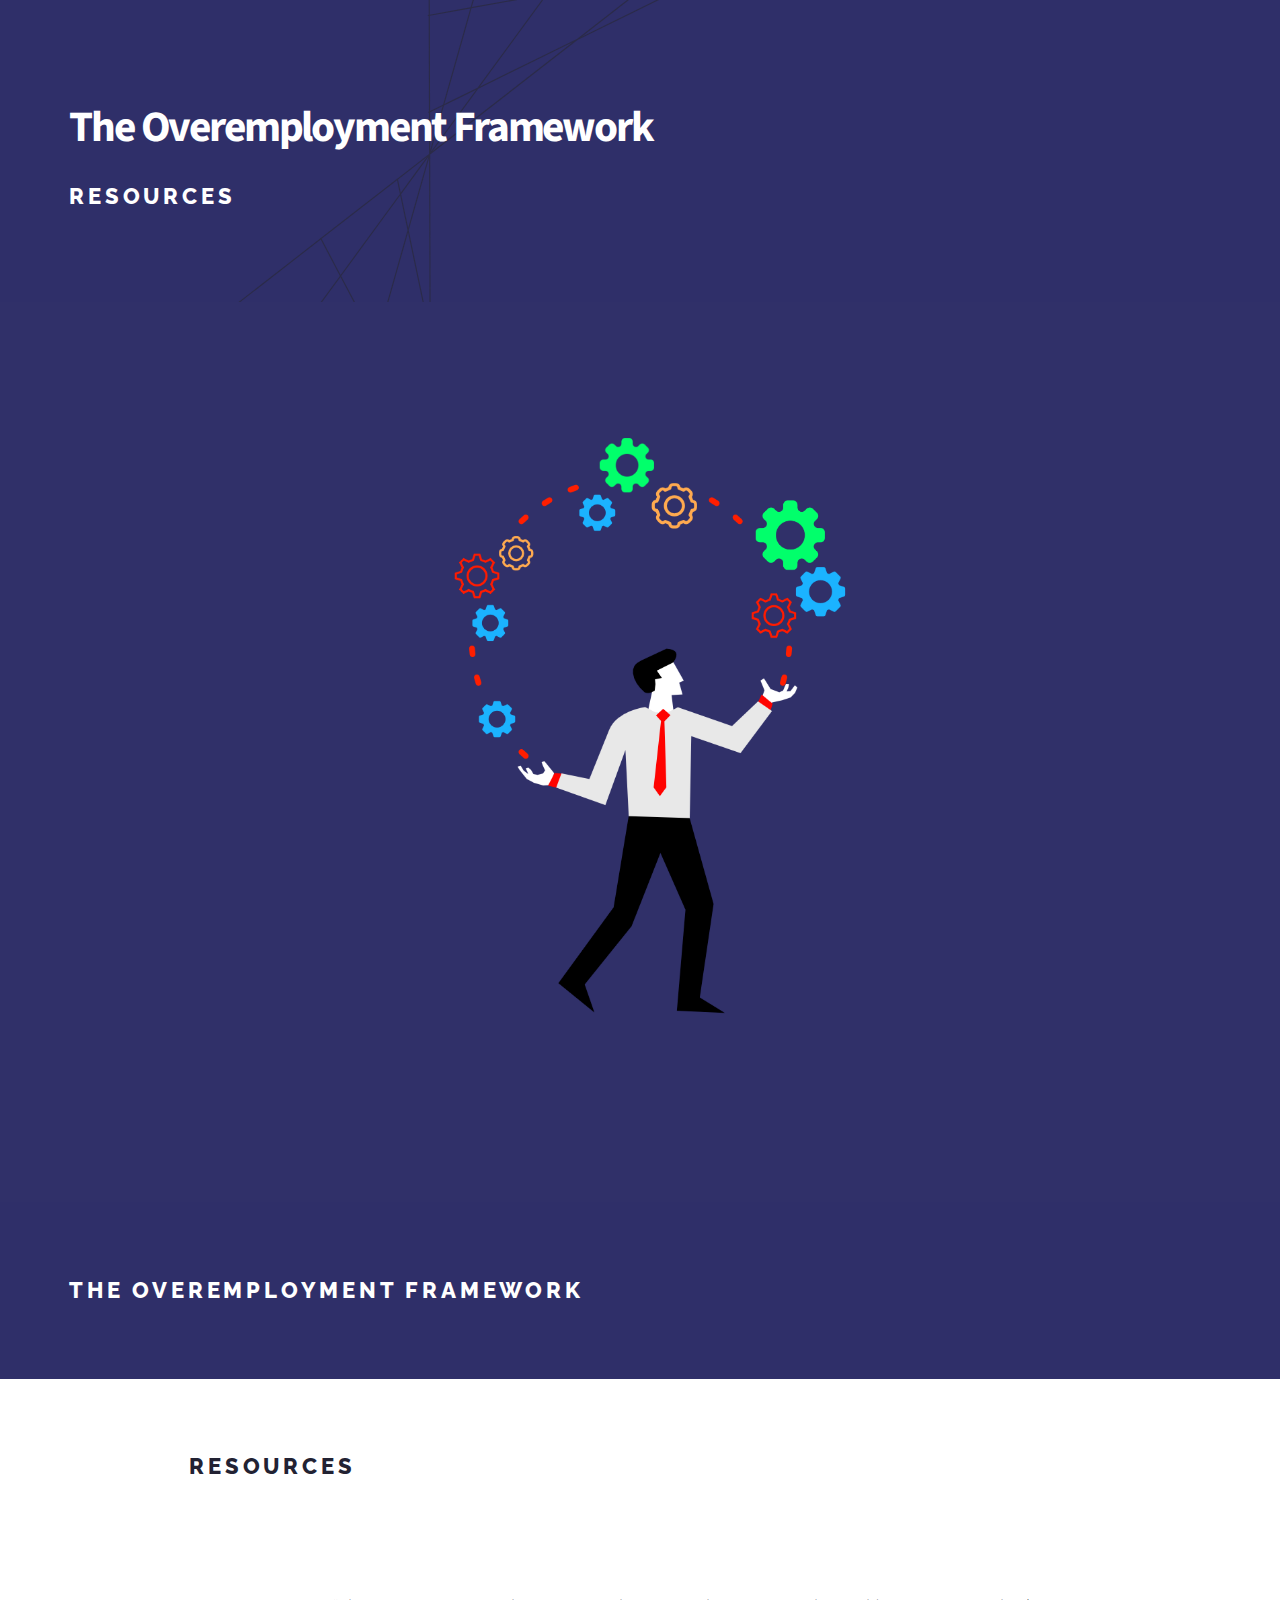
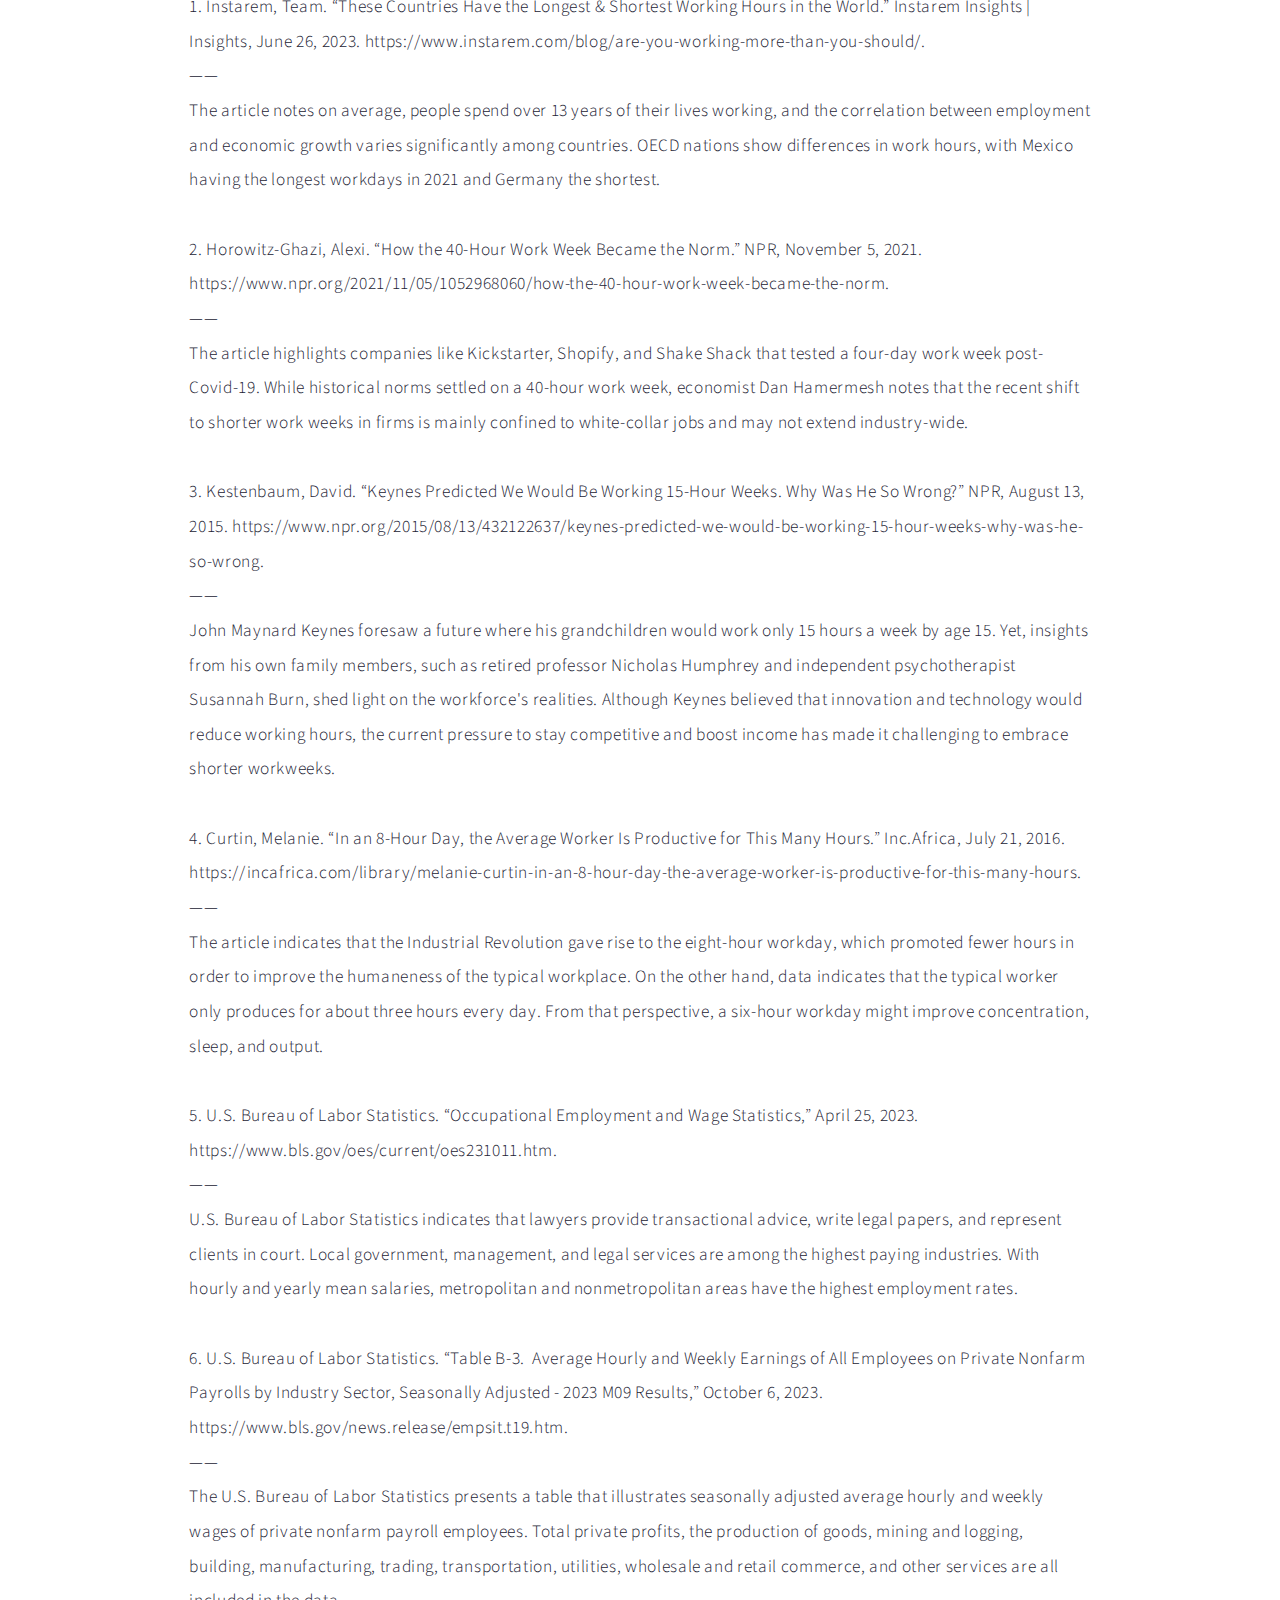
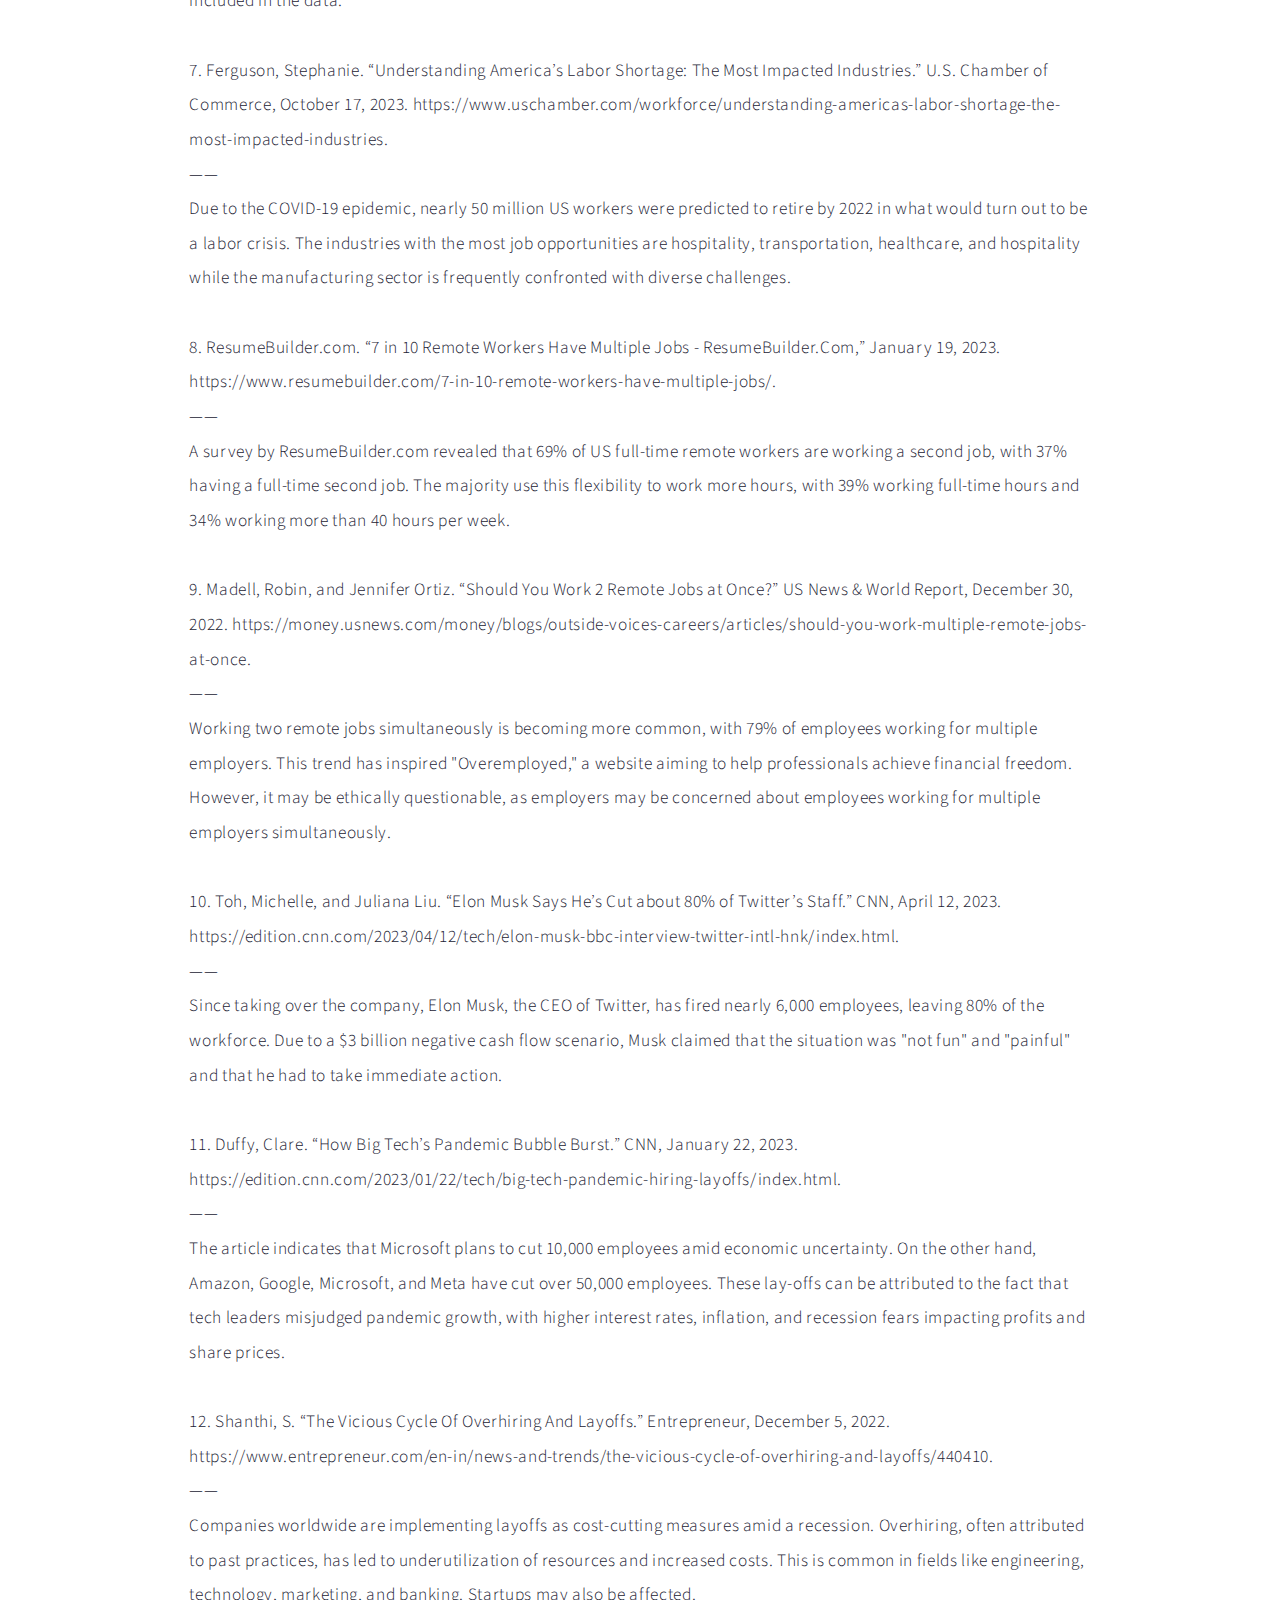
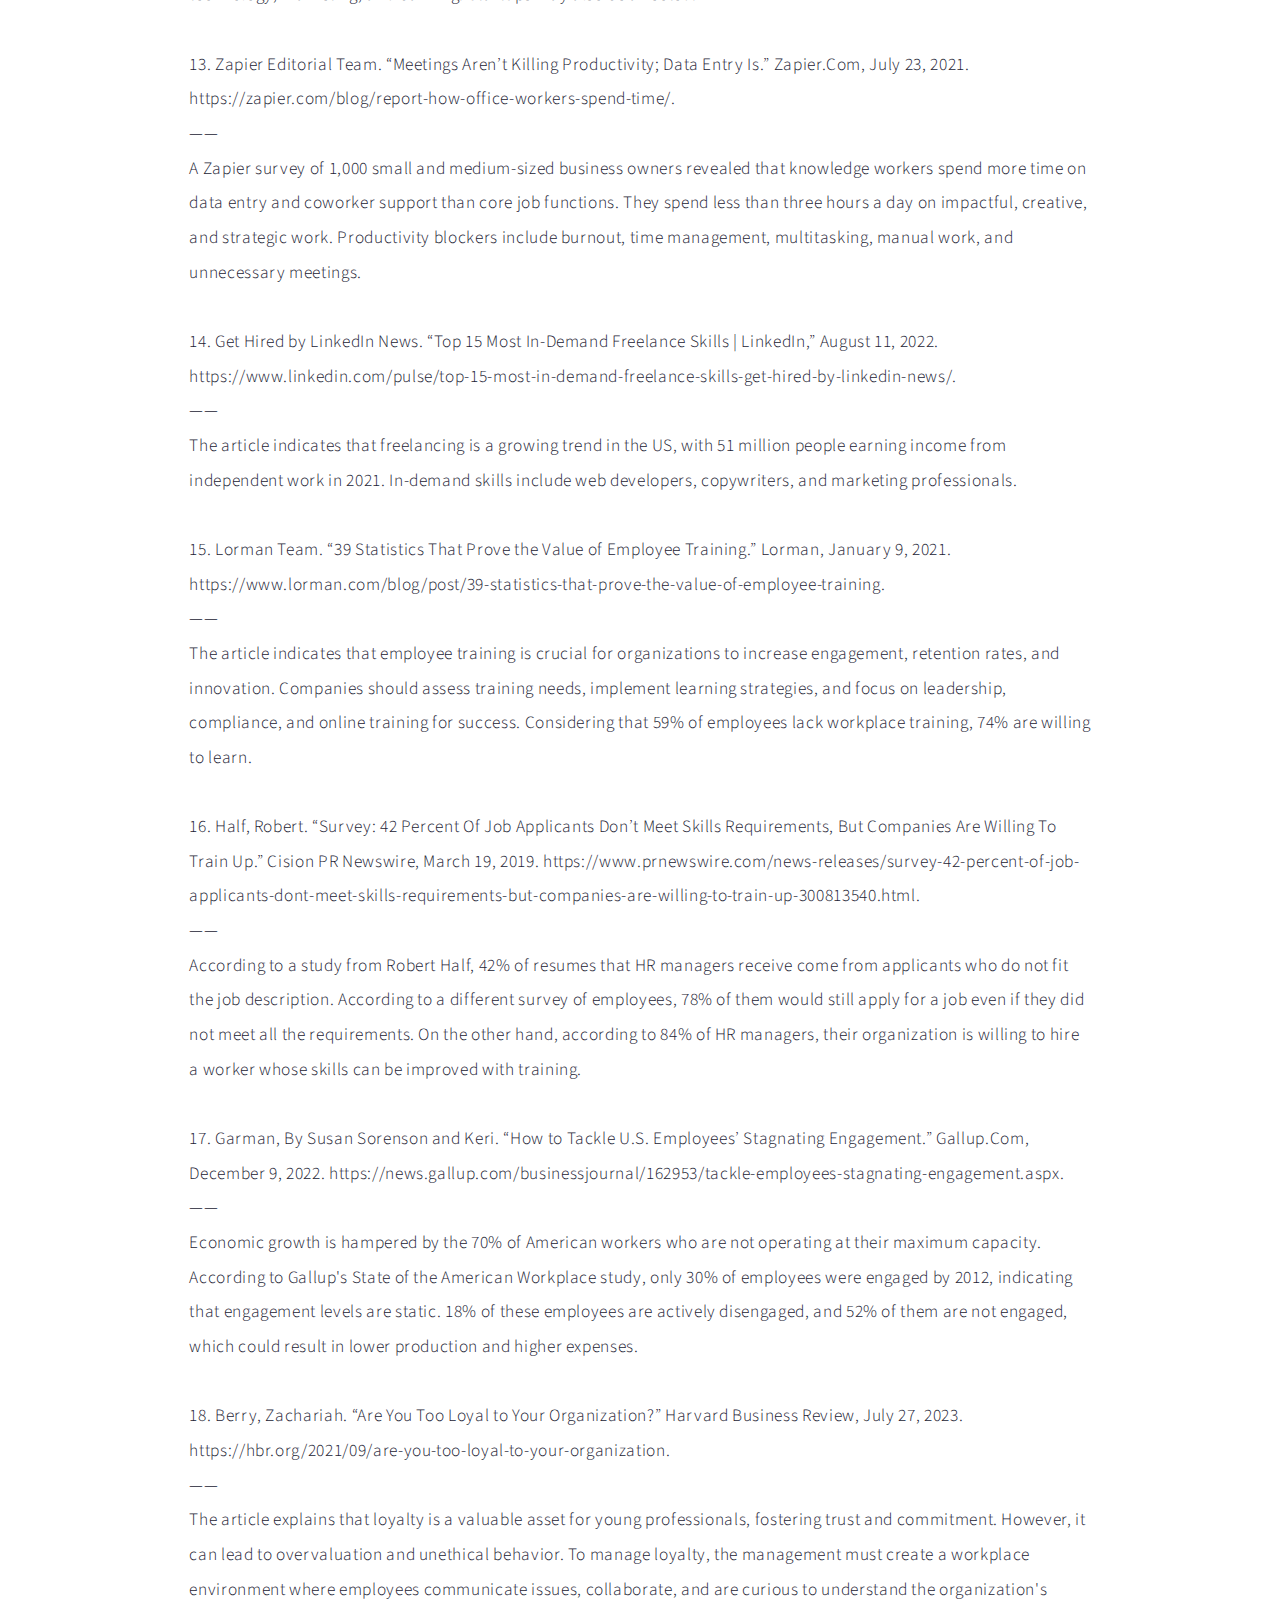
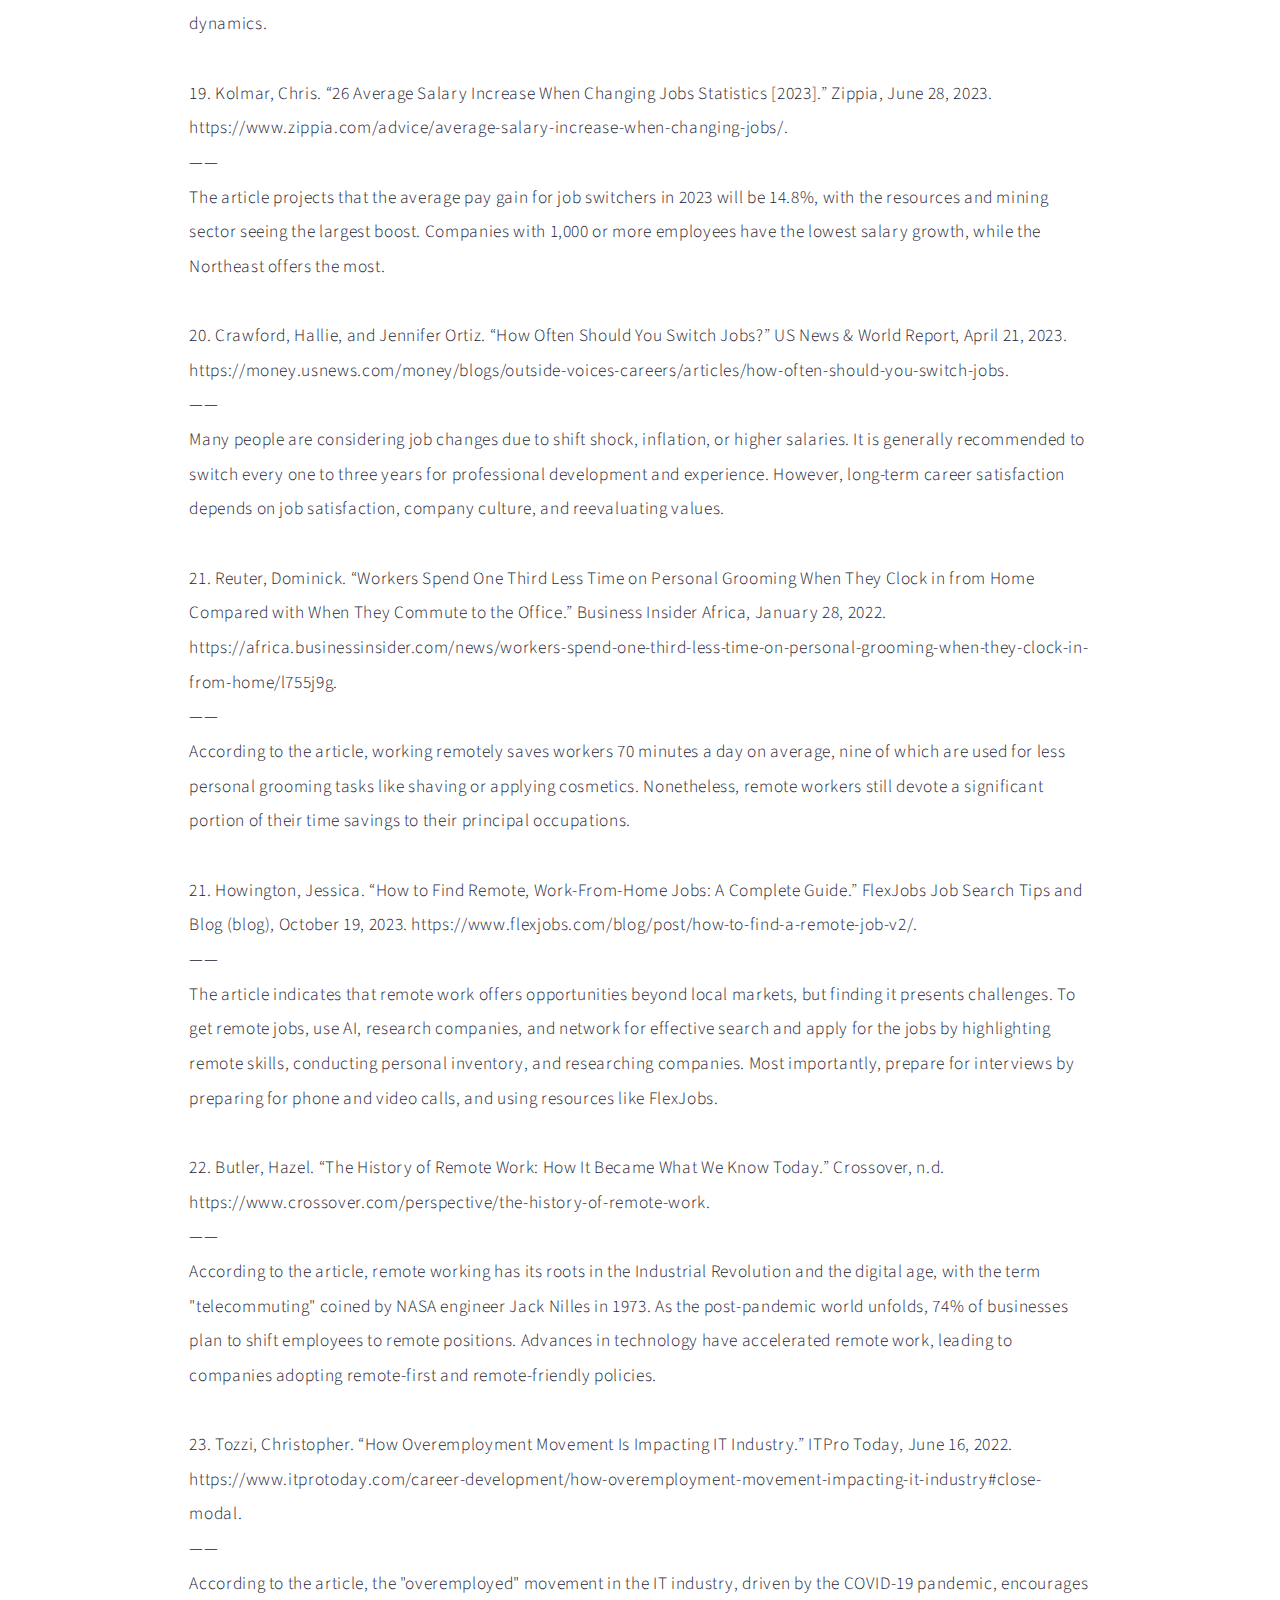
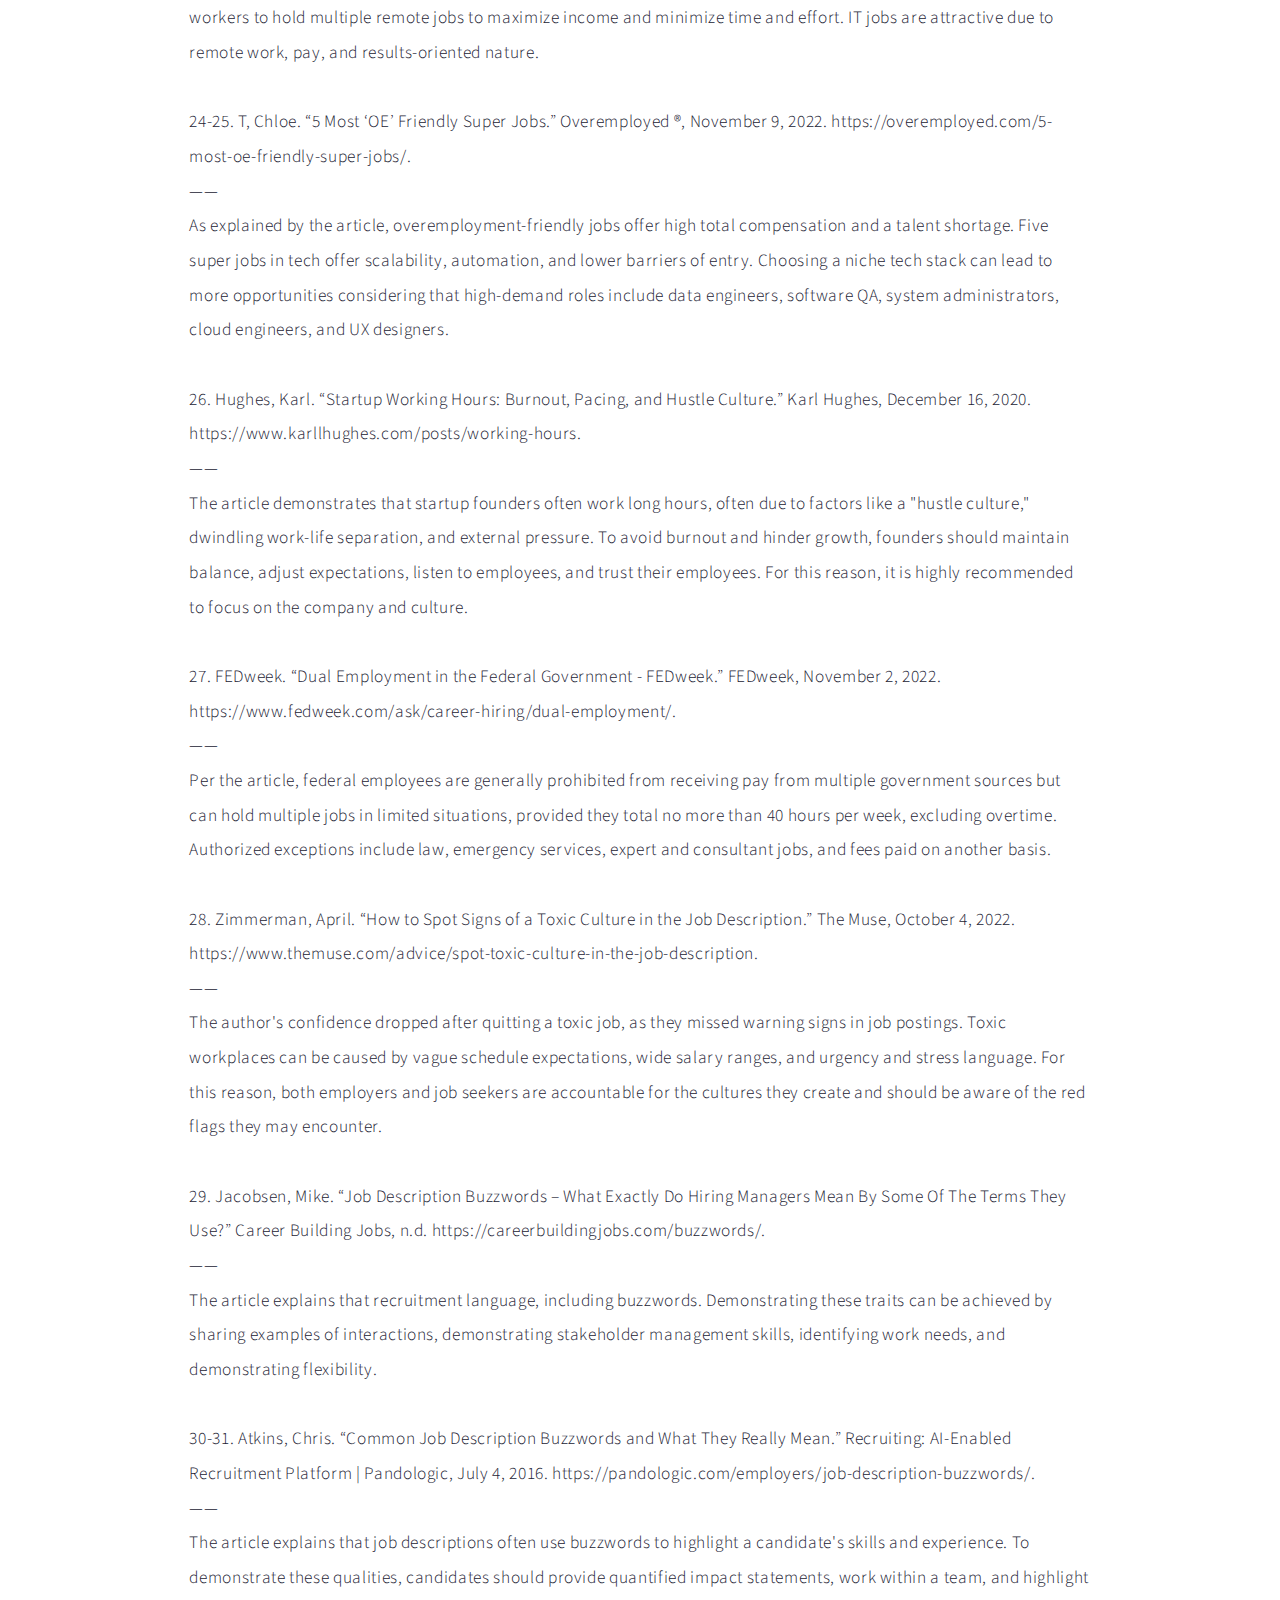
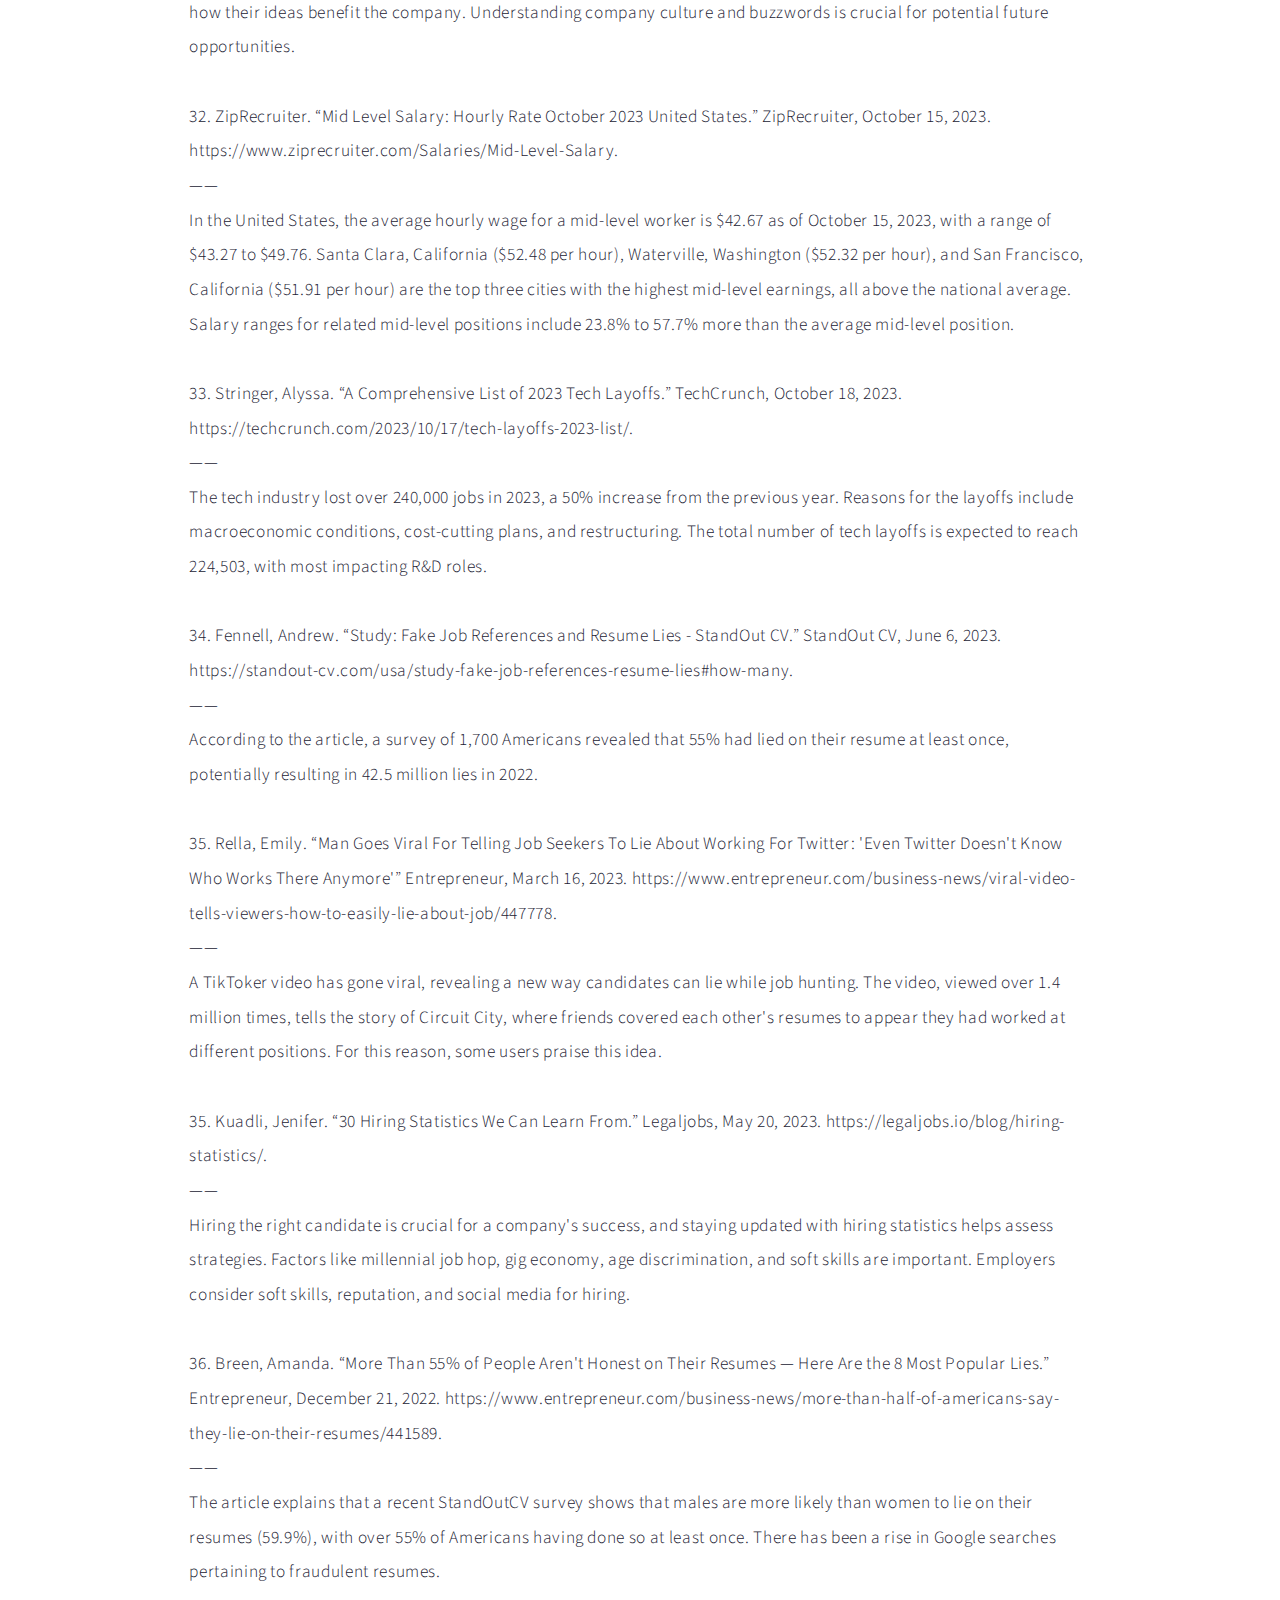
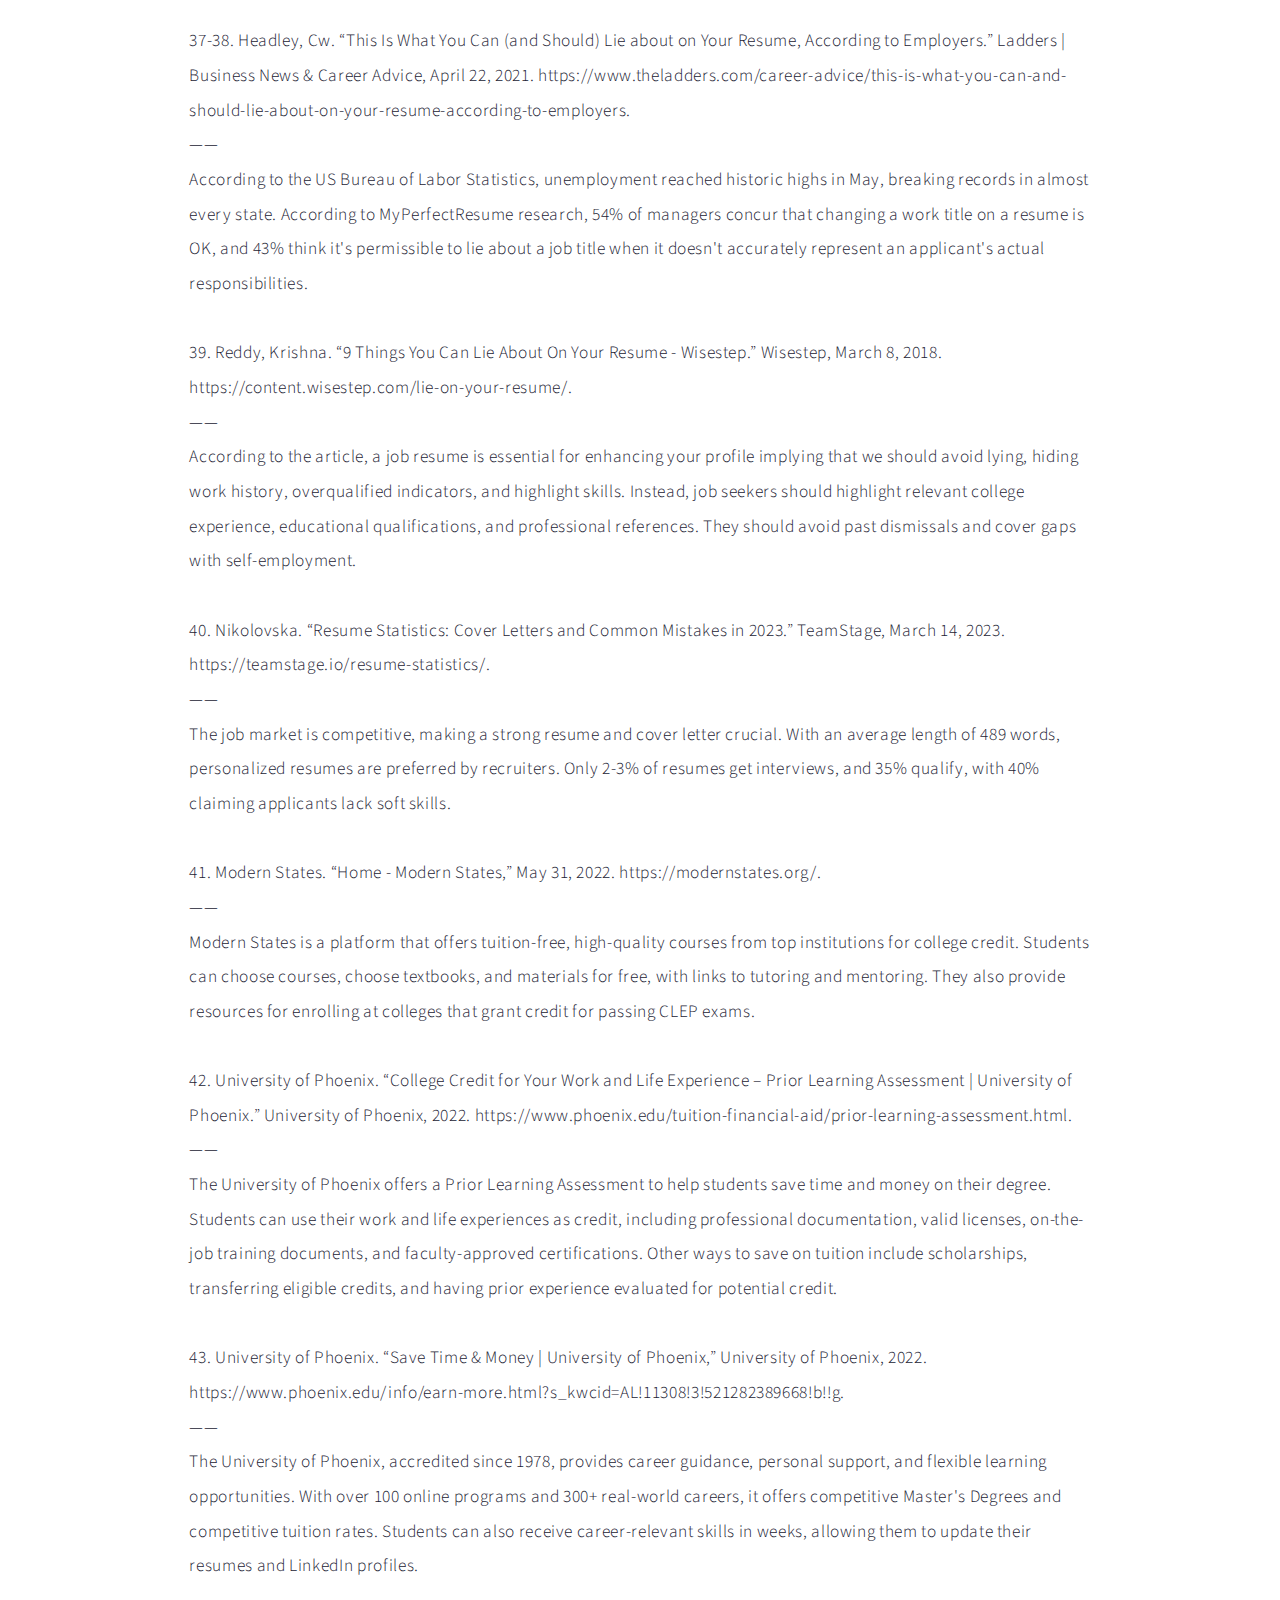
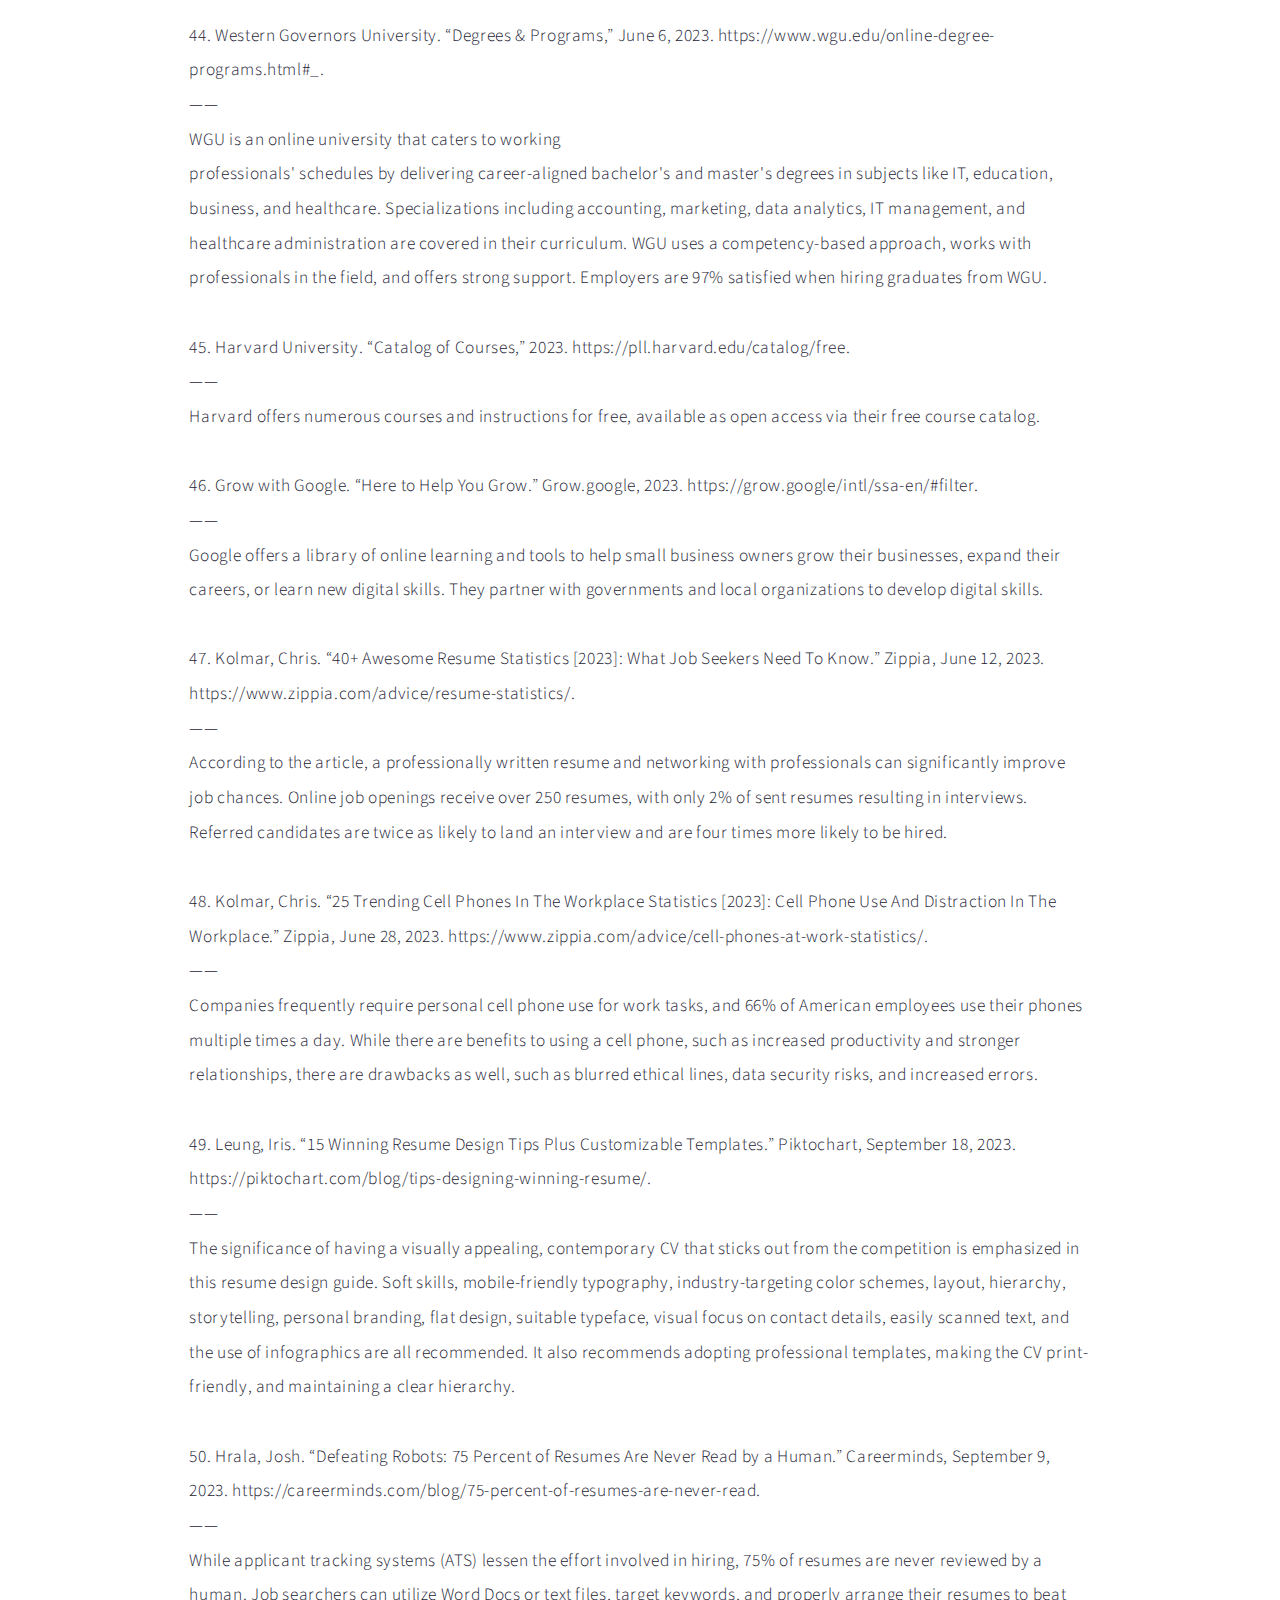
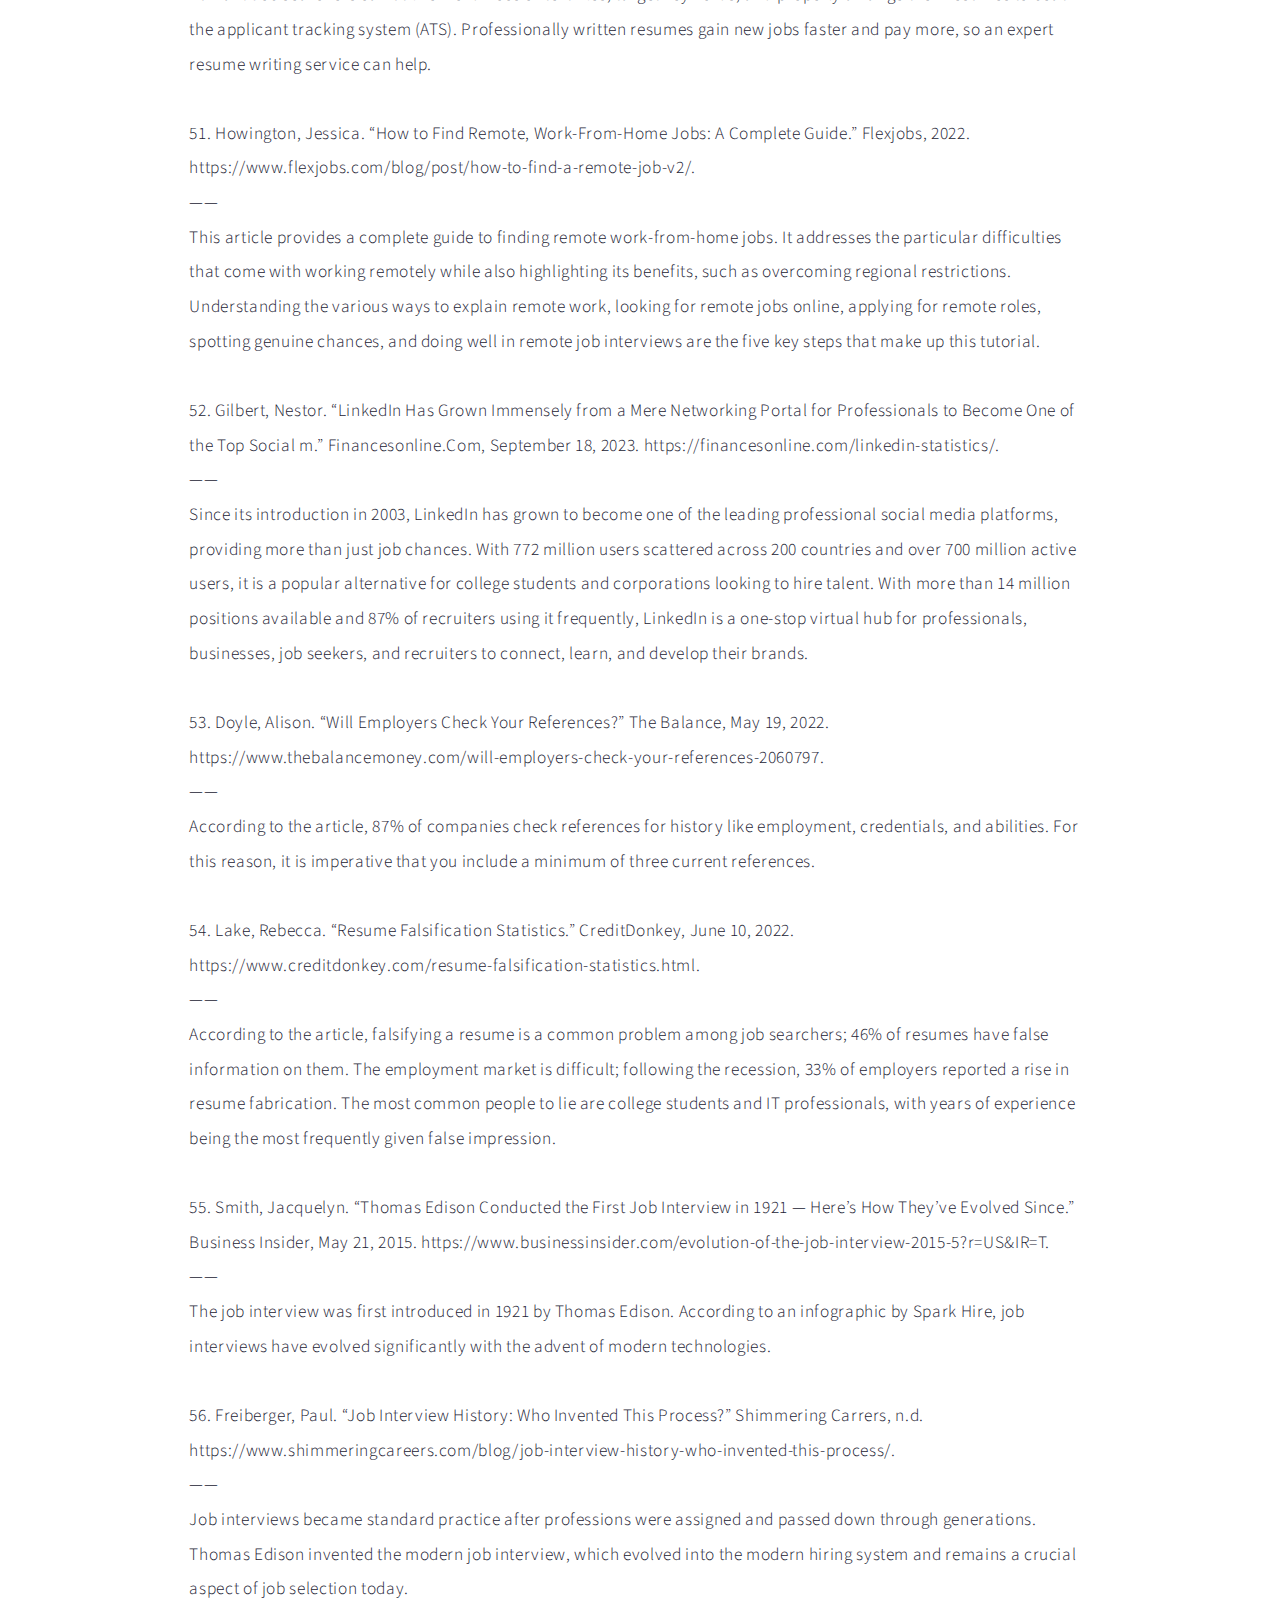
<file: resources.html>
<!DOCTYPE html>
<!--
	Paradigm Shift by Pixelarity
	pixelarity.com | hello@pixelarity.com
	License: pixelarity.com/license
-->
<html>
  <head>
    <title>The Overemployment Framework</title>
    <meta charset="utf-8" />
    <meta
      name="viewport"
      content="width=device-width, initial-scale=3, user-scalable=no"
    />
    <meta name="title" content="The Overemployment Framework" />
    <meta
      name="description"
      content="The Overemployment Framework - The Morally Flexible Guide to Finding, Landing, and Taking Advantage of Corporate Jobs to Free Up Your Time and Money"
    />
    <meta
      name="keywords"
      content="overemployment, job juggling, multiple jobs"
    />
    <meta name="robots" content="index, follow" />
    <meta http-equiv="Content-Type" content="text/html; charset=utf-8" />
    <meta name="language" content="English" />
    <meta name="author" content="Steven R. Thomas" />
    <link rel="stylesheet" href="assets/css/main-book.css" />
    <link
      rel="apple-touch-icon"
      sizes="180x180"
      href="./apple-touch-icon.png"
    />
    <link
      rel="icon"
      type="image/png"
      sizes="32x32"
      href="./favicon-32x32.png"
    />
    <link
      rel="icon"
      type="image/png"
      sizes="16x16"
      href="./favicon-16x16.png"
    />
    <link rel="manifest" href="./site.webmanifest" />
  </head>
  <body class="is-preload">
    <!-- Wrapper -->
    <div id="wrapper">
      <!-- Section -->
      <section class="intro">
        <header>
          <h1>The Overemployment Framework</h1>
          <h2>Resources</h2>
        </header>
        <div class="content">
          <span class="image fill" data-position="center"
            ><img src="images/pic01.png" alt=""
          /></span>
        </div>
      </section>

      <!-- Section -->
      <section>
        <header>
          <h2>The Overemployment Framework</h2>
        </header>
        <div class="content">
          <h2>Resources</h2>
          <p>
            <br />
            <br />1. Instarem, Team. “These Countries Have the Longest &
            Shortest Working Hours in the World.” Instarem Insights | Insights,
            June 26, 2023.
            https://www.instarem.com/blog/are-you-working-more-than-you-should/.
            <br />—— <br />The article notes on average, people spend over 13
            years of their lives working, and the correlation between employment
            and economic growth varies significantly among countries. OECD
            nations show differences in work hours, with Mexico having the
            longest workdays in 2021 and Germany the shortest.
            <br />
            <br />2. Horowitz-Ghazi, Alexi. “How the 40-Hour Work Week Became
            the Norm.” NPR, November 5, 2021.
            https://www.npr.org/2021/11/05/1052968060/how-the-40-hour-work-week-became-the-norm.
            <br />—— <br />The article highlights companies like Kickstarter,
            Shopify, and Shake Shack that tested a four-day work week
            post-Covid-19. While historical norms settled on a 40-hour work
            week, economist Dan Hamermesh notes that the recent shift to shorter
            work weeks in firms is mainly confined to white-collar jobs and may
            not extend industry-wide.
            <br />
            <br />3. Kestenbaum, David. “Keynes Predicted We Would Be Working
            15-Hour Weeks. Why Was He So Wrong?” NPR, August 13, 2015.
            https://www.npr.org/2015/08/13/432122637/keynes-predicted-we-would-be-working-15-hour-weeks-why-was-he-so-wrong.
            <br />—— <br />John Maynard Keynes foresaw a future where his
            grandchildren would work only 15 hours a week by age 15. Yet,
            insights from his own family members, such as retired professor
            Nicholas Humphrey and independent psychotherapist Susannah Burn,
            shed light on the workforce's realities. Although Keynes believed
            that innovation and technology would reduce working hours, the
            current pressure to stay competitive and boost income has made it
            challenging to embrace shorter workweeks.
            <br />
            <br />4. Curtin, Melanie. “In an 8-Hour Day, the Average Worker Is
            Productive for This Many Hours.” Inc.Africa, July 21, 2016.
            https://incafrica.com/library/melanie-curtin-in-an-8-hour-day-the-average-worker-is-productive-for-this-many-hours.
            <br />—— <br />The article indicates that the Industrial Revolution
            gave rise to the eight-hour workday, which promoted fewer hours in
            order to improve the humaneness of the typical workplace. On the
            other hand, data indicates that the typical worker only produces for
            about three hours every day. From that perspective, a six-hour
            workday might improve concentration, sleep, and output.
            <br />
            <br />5. U.S. Bureau of Labor Statistics. “Occupational Employment
            and Wage Statistics,” April 25, 2023.
            https://www.bls.gov/oes/current/oes231011.htm. <br />—— <br />U.S.
            Bureau of Labor Statistics indicates that lawyers provide
            transactional advice, write legal papers, and represent clients in
            court. Local government, management, and legal services are among
            the highest paying industries. With hourly and yearly mean salaries,
            metropolitan and nonmetropolitan areas have the highest employment
            rates.
            <br />
            <br />6. U.S. Bureau of Labor Statistics. “Table B-3.  Average
            Hourly and Weekly Earnings of All Employees on Private Nonfarm
            Payrolls by Industry Sector, Seasonally Adjusted - 2023 M09
            Results,” October 6, 2023.
            https://www.bls.gov/news.release/empsit.t19.htm. <br />—— <br />The
            U.S. Bureau of Labor Statistics presents a table that
            illustrates seasonally adjusted average hourly and weekly wages of
            private nonfarm payroll employees. Total private profits, the
            production of goods, mining and logging, building, manufacturing,
            trading, transportation, utilities, wholesale and retail commerce,
            and other services are all included in the data.
            <br />
            <br />7. Ferguson, Stephanie. “Understanding America’s Labor
            Shortage: The Most Impacted Industries.” U.S. Chamber of Commerce,
            October 17, 2023.
            https://www.uschamber.com/workforce/understanding-americas-labor-shortage-the-most-impacted-industries.
            <br />—— <br />Due to the COVID-19 epidemic, nearly 50 million US
            workers were predicted to retire by 2022 in what would turn out to
            be a labor crisis. The industries with the most job opportunities
            are hospitality, transportation, healthcare, and hospitality
            while the manufacturing sector is frequently confronted with
            diverse challenges.
            <br />
            <br />8. ResumeBuilder.com. “7 in 10 Remote Workers Have Multiple
            Jobs - ResumeBuilder.Com,” January 19, 2023.
            https://www.resumebuilder.com/7-in-10-remote-workers-have-multiple-jobs/.
            <br />—— <br />A survey by ResumeBuilder.com revealed that 69% of US
            full-time remote workers are working a second job, with 37% having a
            full-time second job. The majority use this flexibility to work more
            hours, with 39% working full-time hours and 34% working more than 40
            hours per week.
            <br />
            <br />9. Madell, Robin, and Jennifer Ortiz. “Should You Work 2
            Remote Jobs at Once?” US News & World Report, December 30, 2022.
            https://money.usnews.com/money/blogs/outside-voices-careers/articles/should-you-work-multiple-remote-jobs-at-once.
            <br />—— <br />Working two remote jobs simultaneously is becoming
            more common, with 79% of employees working for multiple employers.
            This trend has inspired "Overemployed," a website aiming to help
            professionals achieve financial freedom. However, it may be
            ethically questionable, as employers may be concerned about
            employees working for multiple employers simultaneously.
            <br />
            <br />10. Toh, Michelle, and Juliana Liu. “Elon Musk Says He’s Cut
            about 80% of Twitter’s Staff.” CNN, April 12, 2023.
            https://edition.cnn.com/2023/04/12/tech/elon-musk-bbc-interview-twitter-intl-hnk/index.html.
            <br />—— <br />Since taking over the company, Elon Musk, the CEO of
            Twitter, has fired nearly 6,000 employees, leaving 80% of the
            workforce. Due to a $3 billion negative cash flow scenario, Musk
            claimed that the situation was "not fun" and "painful" and that he
            had to take immediate action.
            <br />
            <br />11. Duffy, Clare. “How Big Tech’s Pandemic Bubble Burst.” CNN,
            January 22, 2023.
            https://edition.cnn.com/2023/01/22/tech/big-tech-pandemic-hiring-layoffs/index.html.
            <br />—— <br />The article indicates that Microsoft plans to cut
            10,000 employees amid economic uncertainty. On the other hand,
            Amazon, Google, Microsoft, and Meta have cut over 50,000 employees.
            These lay-offs can be attributed to the fact that tech leaders
            misjudged pandemic growth, with higher interest rates, inflation,
            and recession fears impacting profits and share prices.
            <br />
            <br />12. Shanthi, S. “The Vicious Cycle Of Overhiring And Layoffs.”
            Entrepreneur, December 5, 2022.
            https://www.entrepreneur.com/en-in/news-and-trends/the-vicious-cycle-of-overhiring-and-layoffs/440410.
            <br />—— <br />Companies worldwide are implementing layoffs as
            cost-cutting measures amid a recession. Overhiring, often attributed
            to past practices, has led to underutilization of resources and
            increased costs. This is common in fields like engineering,
            technology, marketing, and banking. Startups may also be affected.
            <br />
            <br />13. Zapier Editorial Team. “Meetings Aren’t Killing
            Productivity; Data Entry Is.” Zapier.Com, July 23, 2021.
            https://zapier.com/blog/report-how-office-workers-spend-time/.
            <br />—— <br />A Zapier survey of 1,000 small and medium-sized
            business owners revealed that knowledge workers spend more time on
            data entry and coworker support than core job functions. They spend
            less than three hours a day on impactful, creative, and strategic
            work. Productivity blockers include burnout, time management,
            multitasking, manual work, and unnecessary meetings.
            <br />
            <br />14. Get Hired by LinkedIn News. “Top 15 Most In-Demand
            Freelance Skills | LinkedIn,” August 11, 2022.
            https://www.linkedin.com/pulse/top-15-most-in-demand-freelance-skills-get-hired-by-linkedin-news/.
            <br />—— <br />The article indicates that freelancing is a growing
            trend in the US, with 51 million people earning income from
            independent work in 2021. In-demand skills include web developers,
            copywriters, and marketing professionals.
            <br />
            <br />15. Lorman Team. “39 Statistics That Prove the Value of
            Employee Training.” Lorman, January 9, 2021.
            https://www.lorman.com/blog/post/39-statistics-that-prove-the-value-of-employee-training.
            <br />—— <br />The article indicates that employee training is
            crucial for organizations to increase engagement, retention rates,
            and innovation. Companies should assess training needs, implement
            learning strategies, and focus on leadership, compliance, and online
            training for success. Considering that 59% of employees lack
            workplace training, 74% are willing to learn.
            <br />
            <br />16. Half, Robert. “Survey: 42 Percent Of Job Applicants Don’t
            Meet Skills Requirements, But Companies Are Willing To Train Up.”
            Cision PR Newswire, March 19, 2019.
            https://www.prnewswire.com/news-releases/survey-42-percent-of-job-applicants-dont-meet-skills-requirements-but-companies-are-willing-to-train-up-300813540.html.
            <br />—— <br />According to a study from Robert Half, 42% of resumes
            that HR managers receive come from applicants who do not fit the job
            description. According to a different survey of employees, 78% of
            them would still apply for a job even if they did not meet all the
            requirements. On the other hand, according to 84% of HR managers,
            their organization is willing to hire a worker whose skills can be
            improved with training.
            <br />
            <br />17. Garman, By Susan Sorenson and Keri. “How to Tackle U.S.
            Employees’ Stagnating Engagement.” Gallup.Com, December 9, 2022.
            https://news.gallup.com/businessjournal/162953/tackle-employees-stagnating-engagement.aspx.
            <br />—— <br />Economic growth is hampered by the 70% of American
            workers who are not operating at their maximum capacity. According
            to Gallup's State of the American Workplace study, only 30% of
            employees were engaged by 2012, indicating that engagement levels
            are static. 18% of these employees are actively disengaged, and 52%
            of them are not engaged, which could result in lower production and
            higher expenses.
            <br />
            <br />18. Berry, Zachariah. “Are You Too Loyal to Your
            Organization?” Harvard Business Review, July 27, 2023.
            https://hbr.org/2021/09/are-you-too-loyal-to-your-organization.
            <br />—— <br />The article explains that loyalty is a valuable asset
            for young professionals, fostering trust and commitment. However, it
            can lead to overvaluation and unethical behavior. To manage loyalty,
            the management must create a workplace environment where employees
            communicate issues, collaborate, and are curious to understand the
            organization's dynamics.
            <br />
            <br />19. Kolmar, Chris. “26 Average Salary Increase When Changing
            Jobs Statistics [2023].” Zippia, June 28, 2023.
            https://www.zippia.com/advice/average-salary-increase-when-changing-jobs/.
            <br />—— <br />The article projects that the average pay gain for
            job switchers in 2023 will be 14.8%, with the resources and mining
            sector seeing the largest boost. Companies with 1,000 or more
            employees have the lowest salary growth, while the Northeast offers
            the most.
            <br />
            <br />20. Crawford, Hallie, and Jennifer Ortiz. “How Often Should
            You Switch Jobs?” US News & World Report, April 21, 2023.
            https://money.usnews.com/money/blogs/outside-voices-careers/articles/how-often-should-you-switch-jobs.
            <br />—— <br />Many people are considering job changes due to shift
            shock, inflation, or higher salaries. It is generally recommended to
            switch every one to three years for professional development and
            experience. However, long-term career satisfaction depends on job
            satisfaction, company culture, and reevaluating values.
            <br />
            <br />21. Reuter, Dominick. “Workers Spend One Third Less Time on
            Personal Grooming When They Clock in from Home Compared with When
            They Commute to the Office.” Business Insider Africa, January 28,
            2022.
            https://africa.businessinsider.com/news/workers-spend-one-third-less-time-on-personal-grooming-when-they-clock-in-from-home/l755j9g.
            <br />—— <br />According to the article, working remotely saves
            workers 70 minutes a day on average, nine of which are used for less
            personal grooming tasks like shaving or applying cosmetics.
            Nonetheless, remote workers still devote a significant portion of
            their time savings to their principal occupations.
            <br />
            <br />21. Howington, Jessica. “How to Find Remote, Work-From-Home
            Jobs: A Complete Guide.” FlexJobs Job Search Tips and Blog (blog),
            October 19, 2023.
            https://www.flexjobs.com/blog/post/how-to-find-a-remote-job-v2/.
            <br />—— <br />The article indicates that remote work offers
            opportunities beyond local markets, but finding it presents
            challenges. To get remote jobs, use AI, research companies, and
            network for effective search and apply for the jobs by highlighting
            remote skills, conducting personal inventory, and researching
            companies. Most importantly, prepare for interviews by preparing for
            phone and video calls, and using resources like FlexJobs.
            <br />
            <br />22. Butler, Hazel. “The History of Remote Work: How It Became
            What We Know Today.” Crossover, n.d.
            https://www.crossover.com/perspective/the-history-of-remote-work.
            <br />—— <br />According to the article, remote working has its
            roots in the Industrial Revolution and the digital age, with the
            term "telecommuting" coined by NASA engineer Jack Nilles in 1973. As
            the post-pandemic world unfolds, 74% of businesses plan to shift
            employees to remote positions. Advances in technology have
            accelerated remote work, leading to companies adopting remote-first
            and remote-friendly policies.
            <br />
            <br />23. Tozzi, Christopher. “How Overemployment Movement Is
            Impacting IT Industry.” ITPro Today, June 16, 2022.
            https://www.itprotoday.com/career-development/how-overemployment-movement-impacting-it-industry#close-modal.
            <br />—— <br />According to the article, the "overemployed" movement
            in the IT industry, driven by the COVID-19 pandemic, encourages
            workers to hold multiple remote jobs to maximize income and minimize
            time and effort. IT jobs are attractive due to remote work, pay, and
            results-oriented nature.
            <br />
            <br />24-25. T, Chloe. “5 Most ‘OE’ Friendly Super Jobs.”
            Overemployed ®, November 9, 2022.
            https://overemployed.com/5-most-oe-friendly-super-jobs/. <br />——
            <br />As explained by the article, overemployment-friendly jobs
            offer high total compensation and a talent shortage. Five super jobs
            in tech offer scalability, automation, and lower barriers of entry.
            Choosing a niche tech stack can lead to more opportunities
            considering that high-demand roles include data engineers, software
            QA, system administrators, cloud engineers, and UX designers.
            <br />
            <br />26. Hughes, Karl. “Startup Working Hours: Burnout, Pacing, and
            Hustle Culture.” Karl Hughes, December 16, 2020.
            https://www.karllhughes.com/posts/working-hours. <br />—— <br />The
            article demonstrates that startup founders often work long hours,
            often due to factors like a "hustle culture," dwindling work-life
            separation, and external pressure. To avoid burnout and hinder
            growth, founders should maintain balance, adjust expectations,
            listen to employees, and trust their employees. For this reason, it
            is highly recommended to focus on the company and culture.
            <br />
            <br />27. FEDweek. “Dual Employment in the Federal Government -
            FEDweek.” FEDweek, November 2, 2022.
            https://www.fedweek.com/ask/career-hiring/dual-employment/. <br />——
            <br />Per the article, federal employees are generally prohibited
            from receiving pay from multiple government sources but can hold
            multiple jobs in limited situations, provided they total no more
            than 40 hours per week, excluding overtime. Authorized exceptions
            include law, emergency services, expert and consultant jobs, and
            fees paid on another basis.
            <br />
            <br />28. Zimmerman, April. “How to Spot Signs of a Toxic Culture in
            the Job Description.” The Muse, October 4, 2022.
            https://www.themuse.com/advice/spot-toxic-culture-in-the-job-description.
            <br />—— <br />The author's confidence dropped after quitting a
            toxic job, as they missed warning signs in job postings. Toxic
            workplaces can be caused by vague schedule expectations, wide salary
            ranges, and urgency and stress language. For this reason, both
            employers and job seekers are accountable for the cultures they
            create and should be aware of the red flags they may encounter.
            <br />
            <br />29. Jacobsen, Mike. “Job Description Buzzwords – What Exactly
            Do Hiring Managers Mean By Some Of The Terms They Use?” Career
            Building Jobs, n.d. https://careerbuildingjobs.com/buzzwords/.
            <br />—— <br />The article explains that recruitment language,
            including buzzwords. Demonstrating these traits can be achieved by
            sharing examples of interactions, demonstrating stakeholder
            management skills, identifying work needs, and demonstrating
            flexibility.
            <br />
            <br />30-31. Atkins, Chris. “Common Job Description Buzzwords and
            What They Really Mean.” Recruiting: AI-Enabled Recruitment Platform
            | Pandologic, July 4, 2016.
            https://pandologic.com/employers/job-description-buzzwords/.
            <br />—— <br />The article explains that job descriptions often use
            buzzwords to highlight a candidate's skills and experience. To
            demonstrate these qualities, candidates should provide quantified
            impact statements, work within a team, and highlight how their ideas
            benefit the company. Understanding company culture and buzzwords is
            crucial for potential future opportunities.
            <br />
            <br />32. ZipRecruiter. “Mid Level Salary: Hourly Rate October 2023
            United States.” ZipRecruiter, October 15, 2023.
            https://www.ziprecruiter.com/Salaries/Mid-Level-Salary. <br />——
            <br />In the United States, the average hourly wage for a mid-level
            worker is $42.67 as of October 15, 2023, with a range of $43.27 to
            $49.76. Santa Clara, California ($52.48 per hour), Waterville,
            Washington ($52.32 per hour), and San Francisco, California ($51.91
            per hour) are the top three cities with the highest mid-level
            earnings, all above the national average. Salary ranges for related
            mid-level positions include 23.8% to 57.7% more than the average
            mid-level position.
            <br />
            <br />33. Stringer, Alyssa. “A Comprehensive List of 2023 Tech
            Layoffs.” TechCrunch, October 18, 2023.
            https://techcrunch.com/2023/10/17/tech-layoffs-2023-list/. <br />——
            <br />The tech industry lost over 240,000 jobs in 2023, a 50%
            increase from the previous year. Reasons for the layoffs include
            macroeconomic conditions, cost-cutting plans, and restructuring. The
            total number of tech layoffs is expected to reach 224,503, with most
            impacting R&D roles.
            <br />
            <br />34. Fennell, Andrew. “Study: Fake Job References and Resume
            Lies - StandOut CV.” StandOut CV, June 6, 2023.
            https://standout-cv.com/usa/study-fake-job-references-resume-lies#how-many.
            <br />—— <br />According to the article, a survey of 1,700 Americans
            revealed that 55% had lied on their resume at least once,
            potentially resulting in 42.5 million lies in 2022.
            <br />
            <br />35. Rella, Emily. “Man Goes Viral For Telling Job Seekers To
            Lie About Working For Twitter: 'Even Twitter Doesn't Know Who Works
            There Anymore'” Entrepreneur, March 16, 2023.
            https://www.entrepreneur.com/business-news/viral-video-tells-viewers-how-to-easily-lie-about-job/447778.
            <br />—— <br />A TikToker video has gone viral, revealing a new way
            candidates can lie while job hunting. The video, viewed over 1.4
            million times, tells the story of Circuit City, where friends
            covered each other's resumes to appear they had worked at different
            positions. For this reason, some users praise this idea.
            <br />
            <br />35. Kuadli, Jenifer. “30 Hiring Statistics We Can Learn From.”
            Legaljobs, May 20, 2023.
            https://legaljobs.io/blog/hiring-statistics/. <br />—— <br />Hiring
            the right candidate is crucial for a company's success, and staying
            updated with hiring statistics helps assess strategies. Factors like
            millennial job hop, gig economy, age discrimination, and soft skills
            are important. Employers consider soft skills, reputation, and
            social media for hiring.
            <br />
            <br />36. Breen, Amanda. “More Than 55% of People Aren't Honest on
            Their Resumes — Here Are the 8 Most Popular Lies.” Entrepreneur,
            December 21, 2022.
            https://www.entrepreneur.com/business-news/more-than-half-of-americans-say-they-lie-on-their-resumes/441589.
            <br />—— <br />The article explains that a recent StandOutCV survey
            shows that males are more likely than women to lie on their resumes
            (59.9%), with over 55% of Americans having done so at least once.
            There has been a rise in Google searches pertaining to fraudulent
            resumes.
            <br />
            <br />37-38. Headley, Cw. “This Is What You Can (and Should) Lie
            about on Your Resume, According to Employers.” Ladders | Business
            News & Career Advice, April 22, 2021.
            https://www.theladders.com/career-advice/this-is-what-you-can-and-should-lie-about-on-your-resume-according-to-employers.
            <br />—— <br />According to the US Bureau of Labor Statistics,
            unemployment reached historic highs in May, breaking records in
            almost every state. According to MyPerfectResume research, 54% of
            managers concur that changing a work title on a resume is OK, and
            43% think it's permissible to lie about a job title when it doesn't
            accurately represent an applicant's actual responsibilities.
            <br />
            <br />39. Reddy, Krishna. “9 Things You Can Lie About On Your Resume
            - Wisestep.” Wisestep, March 8, 2018.
            https://content.wisestep.com/lie-on-your-resume/. <br />——
            <br />According to the article, a job resume is essential for
            enhancing your profile implying that we should avoid lying, hiding
            work history, overqualified indicators, and highlight skills.
            Instead, job seekers should highlight relevant college experience,
            educational qualifications, and professional references. They should
            avoid past dismissals and cover gaps with self-employment.
            <br />
            <br />40. Nikolovska. “Resume Statistics: Cover Letters and Common
            Mistakes in 2023.” TeamStage, March 14, 2023.
            https://teamstage.io/resume-statistics/. <br />—— <br />The job
            market is competitive, making a strong resume and cover letter
            crucial. With an average length of 489 words, personalized resumes
            are preferred by recruiters. Only 2-3% of resumes get interviews,
            and 35% qualify, with 40% claiming applicants lack soft skills.
            <br />
            <br />41. Modern States. “Home - Modern States,” May 31, 2022.
            https://modernstates.org/. <br />—— <br />Modern States is a
            platform that offers tuition-free, high-quality courses from top
            institutions for college credit. Students can choose courses, choose
            textbooks, and materials for free, with links to tutoring and
            mentoring. They also provide resources for enrolling at colleges
            that grant credit for passing CLEP exams.
            <br />
            <br />42. University of Phoenix. “College Credit for Your Work and
            Life Experience – Prior Learning Assessment | University of
            Phoenix.” University of Phoenix, 2022.
            https://www.phoenix.edu/tuition-financial-aid/prior-learning-assessment.html.
            <br />—— <br />The University of Phoenix offers a Prior Learning
            Assessment to help students save time and money on their degree.
            Students can use their work and life experiences as credit,
            including professional documentation, valid licenses, on-the-job
            training documents, and faculty-approved certifications. Other ways
            to save on tuition include scholarships, transferring eligible
            credits, and having prior experience evaluated for potential credit.
            <br />
            <br />43. University of Phoenix. “Save Time & Money | University of
            Phoenix,” University of Phoenix, 2022.
            https://www.phoenix.edu/info/earn-more.html?s_kwcid=AL!11308!3!521282389668!b!!g.
            <br />—— <br />The University of Phoenix, accredited since 1978,
            provides career guidance, personal support, and flexible learning
            opportunities. With over 100 online programs and 300+ real-world
            careers, it offers competitive Master's Degrees and competitive
            tuition rates. Students can also receive career-relevant skills in
            weeks, allowing them to update their resumes and LinkedIn profiles.
            <br />
            <br />44. Western Governors University. “Degrees & Programs,” June
            6, 2023. https://www.wgu.edu/online-degree-programs.html#_. <br />——
            <br />WGU is an online university that caters to working
            <br />professionals' schedules by delivering career-aligned
            bachelor's and master's degrees in subjects like IT, education,
            business, and healthcare. Specializations including accounting,
            marketing, data analytics, IT management, and healthcare
            administration are covered in their curriculum. WGU uses a
            competency-based approach, works with professionals in the field,
            and offers strong support. Employers are 97% satisfied when hiring
            graduates from WGU.
            <br />
            <br />45. Harvard University. “Catalog of Courses,” 2023.
            https://pll.harvard.edu/catalog/free. <br />—— <br />Harvard offers
            numerous courses and instructions for free, available as open access
            via their free course catalog.
            <br />
            <br />46. Grow with Google. “Here to Help You Grow.” Grow.google,
            2023. https://grow.google/intl/ssa-en/#filter. <br />—— <br />Google
            offers a library of online learning and tools to help small business
            owners grow their businesses, expand their careers, or learn new
            digital skills. They partner with governments and local
            organizations to develop digital skills.
            <br />
            <br />47. Kolmar, Chris. “40+ Awesome Resume Statistics [2023]: What
            Job Seekers Need To Know.” Zippia, June 12, 2023.
            https://www.zippia.com/advice/resume-statistics/. <br />——
            <br />According to the article, a professionally written resume and
            networking with professionals can significantly improve job chances.
            Online job openings receive over 250 resumes, with only 2% of sent
            resumes resulting in interviews. Referred candidates are twice as
            likely to land an interview and are four times more likely to be
            hired.
            <br />
            <br />48. Kolmar, Chris. “25 Trending Cell Phones In The Workplace
            Statistics [2023]: Cell Phone Use And Distraction In The Workplace.”
            Zippia, June 28, 2023.
            https://www.zippia.com/advice/cell-phones-at-work-statistics/.
            <br />—— <br />Companies frequently require personal cell phone use
            for work tasks, and 66% of American employees use their phones
            multiple times a day. While there are benefits to using a cell
            phone, such as increased productivity and stronger relationships,
            there are drawbacks as well, such as blurred ethical lines, data
            security risks, and increased errors.
            <br />
            <br />49. Leung, Iris. “15 Winning Resume Design Tips Plus
            Customizable Templates.” Piktochart, September 18, 2023.
            https://piktochart.com/blog/tips-designing-winning-resume/. <br />——
            <br />The significance of having a visually appealing, contemporary
            CV that sticks out from the competition is emphasized in this resume
            design guide. Soft skills, mobile-friendly typography,
            industry-targeting color schemes, layout, hierarchy, storytelling,
            personal branding, flat design, suitable typeface, visual focus on
            contact details, easily scanned text, and the use of infographics
            are all recommended. It also recommends adopting professional
            templates, making the CV print-friendly, and maintaining a clear
            hierarchy.
            <br />
            <br />50. Hrala, Josh. “Defeating Robots: 75 Percent of Resumes Are
            Never Read by a Human.” Careerminds, September 9, 2023.
            https://careerminds.com/blog/75-percent-of-resumes-are-never-read.
            <br />—— <br />While applicant tracking systems (ATS) lessen the
            effort involved in hiring, 75% of resumes are never reviewed by a
            human. Job searchers can utilize Word Docs or text files, target
            keywords, and properly arrange their resumes to beat the applicant
            tracking system (ATS). Professionally written resumes gain new jobs
            faster and pay more, so an expert resume writing service can help.
            <br />
            <br />51. Howington, Jessica. “How to Find Remote, Work-From-Home
            Jobs: A Complete Guide.” Flexjobs, 2022.
            https://www.flexjobs.com/blog/post/how-to-find-a-remote-job-v2/.
            <br />—— <br />This article provides a complete guide to finding
            remote work-from-home jobs. It addresses the particular difficulties
            that come with working remotely while also highlighting its
            benefits, such as overcoming regional restrictions. Understanding
            the various ways to explain remote work, looking for remote jobs
            online, applying for remote roles, spotting genuine chances, and
            doing well in remote job interviews are the five key steps that make
            up this tutorial.
            <br />
            <br />52. Gilbert, Nestor. “LinkedIn Has Grown Immensely from a Mere
            Networking Portal for Professionals to Become One of the Top Social
            m.” Financesonline.Com, September 18, 2023.
            https://financesonline.com/linkedin-statistics/. <br />——
            <br />Since its introduction in 2003, LinkedIn has grown to become
            one of the leading professional social media platforms, providing
            more than just job chances. With 772 million users scattered across
            200 countries and over 700 million active users, it is a popular
            alternative for college students and corporations looking to hire
            talent. With more than 14 million positions available and 87% of
            recruiters using it frequently, LinkedIn is a one-stop virtual hub
            for professionals, businesses, job seekers, and recruiters to
            connect, learn, and develop their brands.
            <br />
            <br />53. Doyle, Alison. “Will Employers Check Your References?” The
            Balance, May 19, 2022.
            https://www.thebalancemoney.com/will-employers-check-your-references-2060797.
            <br />—— <br />According to the article, 87% of companies check
            references for history like employment, credentials, and abilities.
            For this reason, it is imperative that you include a minimum of
            three current references.
            <br />
            <br />54. Lake, Rebecca. “Resume Falsification Statistics.”
            CreditDonkey, June 10, 2022.
            https://www.creditdonkey.com/resume-falsification-statistics.html.
            <br />—— <br />According to the article, falsifying a resume is a
            common problem among job searchers; 46% of resumes have false
            information on them. The employment market is difficult; following
            the recession, 33% of employers reported a rise in resume
            fabrication. The most common people to lie are college students and
            IT professionals, with years of experience being the most frequently
            given false impression.
            <br />
            <br />55. Smith, Jacquelyn. “Thomas Edison Conducted the First Job
            Interview in 1921 — Here’s How They’ve Evolved Since.” Business
            Insider, May 21, 2015.
            https://www.businessinsider.com/evolution-of-the-job-interview-2015-5?r=US&IR=T.
            <br />—— <br />The job interview was first introduced in 1921 by
            Thomas Edison. According to an infographic by Spark Hire, job
            interviews have evolved significantly with the advent of modern
            technologies.
            <br />
            <br />56. Freiberger, Paul. “Job Interview History: Who Invented
            This Process?” Shimmering Carrers, n.d.
            https://www.shimmeringcareers.com/blog/job-interview-history-who-invented-this-process/.
            <br />—— <br />Job interviews became standard practice after
            professions were assigned and passed down through generations.
            Thomas Edison invented the modern job interview, which evolved into
            the modern hiring system and remains a crucial aspect of job
            selection today.
            <br />
            <br />57. National Museum of American History. “Psychological Test,
            Personal Data Sheet - Woodworth,” n.d.
            https://americanhistory.si.edu/collections/search/object/nmah_692401.
            <br />—— <br />The article explains how psychologist Robert S.
            Woodworth created a personality test known as a "personal data
            sheet" during World War I in order to screen recruits and eliminate
            individuals who would be vulnerable to shell shock. This 1917
            version, which contained 125 questions targeted at men, served as
            the model for subsequent exams. The test was marketed as the
            Woodworth-Mathews Personal Data Sheet when it was printed.
            <br />
            <br />58. Oliver, Vicky. “10 Common Job Interview Questions and How
            to Answer Them.” Harvard Business Review, July 27, 2023.
            https://hbr.org/2021/11/10-common-job-interview-questions-and-how-to-answer-them.
            <br />—— <br />This article summarizes ten frequently asked
            interview questions and offers suggestions for successful responses.
            It emphasizes the value of practice and preparation while
            acknowledging the tension and worry that come with interviews,
            particularly for those who are interviewing for the first time.
            <br />
            <br />59. Heinz, Kate. “42 Shocking Company Culture Statistics You
            Need to Know.” Built In, October 2, 2019.
            https://builtin.com/company-culture/company-culture-statistics.
            <br />—— <br />According to the article, businesses that want to
            succeed must have a strong corporate culture that appeals to both
            employers and job seekers. It results in larger profit margins, more
            productivity, and better employee engagement. Organizational culture
            is improved by a clear business plan, flexible work schedules,
            professional development opportunities, feedback, a good work-life
            balance, mental health, and employee appreciation initiatives.
            <br />
            <br />60. Lazic, Marija. “30 Mind-Blowing Interview Statistics to
            Get You Going in 2023,” Legaljobs, May 20, 2023.
            https://legaljobs.io/blog/interview-statistics/. <br />——
            <br />According to the article, to make the interview process
            easier, be prepared with the right information, and consider factors
            like applicant numbers, length of interviews, employer preferences,
            grammar, spelling, and rejection likelihood. The US has 10.1 million
            job openings, but a mismatch exists between available positions and
            worker qualifications.
            <br />
            <br />61. Walters, Robert. “The Role of Workplace Culture in
            Recruiting Top Talent.” Robert Walters Group, 2017.
            https://www.robertwaltersgroup.com/content/dam/robert-walters/country/united-kingdom/files/whitepapers/Robert-Walters-Cultural-Fit-Whitepaper.pdf.
            <br />—— <br />The whitepaper highlights the significance of
            workplace culture in luring and keeping top talent. It emphasizes
            how important it is to hire people who not only have the necessary
            skills but also mesh well with the company culture. The paper
            discusses the difficulties in recognizing and conveying the company
            culture to potential hires and provides information on how cultural
            fit affects worker happiness and output.
            <br />
            <br />62. ZipRecruiter. “Project Manager Must-Have Skills List &
            Keywords for Your Resume - Ziprecruiter,” n.d.
            https://www.ziprecruiter.com/career/Project-Manager/Resume-Keywords-and-Skills.
            <br />—— <br />The ZipRecruiter Career Keyword Mapper helps identify
            key keywords for Project Manager jobs, with Project Management and
            Technical being the most common terms. However, resumes also show MS
            Office, Collaboration, and Customer Service.
            <br />
            <br />63. Boskamp, Elsie. “40 Important Job Interview Statistics
            [2023]: How Many Interviews Before Job Offer.” Zippia, June 22,
            2023. https://www.zippia.com/advice/job-interview-statistics/.
            <br />—— <br />Job interviews can be nerve-wracking, taking 24 weeks
            and involving 250 resumes. The interview process lasts for 23 days,
            and there's a 26.24% chance of getting hired. Interview results are
            impacted by variables such as attire, attitude, age, gender, race,
            and diversity. Interviews tailored to an industry take six seconds,
            and salary is an important topic of conversation.
            <br />
            <br />64. Berkovic. “The Importance of Non-Verbal Communication.”
            Marbella International University Centre, July 23, 2020.
            https://miuc.org/importance-of-non-verbal-communication/. <br />——
            <br />Non-verbal communication, or body language, is a crucial
            aspect of human interaction, often overlooked. It involves eye
            contact, facial expressions, gestures, posture, and the physical
            environment. Understanding these cues can help managers lead
            effectively and create a trustworthy environment.
            <br />
            <br />65. Findley, Kate. “Preparing for an Interview? Try These
            Power Poses!” Wondrium Daily, December 21, 2020.
            https://www.wondriumdaily.com/preparing-for-an-interview-try-these-power-poses/.
            <br />—— <br />Amy Cuddy's research shows that body language can
            influence emotions, and standing in a power pose can enhance
            confidence and change others' perceptions. Power pose participants
            performed better in stressful situations, were more confident, and
            predicted better outcomes.
            <br />
            <br />66. Babu, Sandeep. “93% of People You Interview for a Job Feel
            Anxious.” Small Business Trends, July 22, 2020.
            https://smallbiztrends.com/2020/05/job-interview-anxiety-survey.html.
            <br />—— <br />JDP survey reveals 93% of job candidates experience
            anxiety during interviews. Candidates employ methods like music,
            visualization, and meditation to unwind.
            <br />
            <br />67. RecruitCRM. “30+ Job Interview Statistics Recruiters Need
            to Know.” RecruitCRM (blog), September 29, 2023.
            https://recruitcrm.io/blogs/job-interview-statistics/. <br />——
            <br />According to the article, recruiters believe the best
            candidate is found after three interviews, with eye contact being a
            key factor. A strategic screening process, phone interviews, skill
            assessment tests, and background checks are essential.
            <br />
            <br />68. Laker, Benjamin. “4 Tips to Nail a Virtual Job Interview.”
            Harvard Business Review, October 11, 2021.
            https://hbr.org/2021/03/4-tips-to-nail-a-virtual-job-interview.
            <br />—— <br />Remote hiring is a growing trend, offering benefits
            like speed and ease. To stand out during virtual interviews, job
            seekers must utilize new tactics for remote interviews.
            <br />
            <br />69. Tigar, Lindsay. “10 Online Resources That Help You Prep
            for the Hardest Interview Questions.” Ladders | Business News &
            Career Advice, August 3, 2020.
            https://www.theladders.com/career-advice/10-online-resources-that-help-you-prep-for-the-hardest-interview-questions.
            <br />—— <br />The article presents ten resources that can help
            people prepare for interviews including Gainlo, a service that
            offers mock interviews with experienced interviewers, providing
            candid feedback. AmbitionBox provides free resources and practice
            tests for various career levels. Prepary offers hands-on instruction
            on interviewing, while Interview Stream analyzes communication for
            critical feedback. On the other hand, other services such as Career
            Contessa provide a checklist and mentor, Interview Kickstart offers
            mock set-ups, SHRM Resources provides free sample interviews,
            LinkedIn Premium Account offers real-time feedback, Udemy offers job
            interviewing training, and Future Learn offers a three-week course
            for unemployed or in-between gigs.
            <br />
            <br />70. Overvest, Marijn. “Negotiation Statistics — 18 Key
            Figures.” Procurement Tactics, September 29, 2023.
            https://procurementtactics.com/negotiation-statistics/. <br />——
            <br />According to Procurement Tactics, bigger counteroffers may
            result in higher adjustments, which may have an impact on supplier
            relationships and negotiation tactics. Negotiation methods are
            significantly impacted by inflation and gender discrimination. By
            2029, the market for negotiation training services is anticipated to
            grow to a multimillion-dollar valuation.
            <br />
            <br />71. Fox, Michelle. “Negotiating a Job Offer Works: 85% of
            Americans Who Counteroffered Were Successful. Here’s How to Do It.”
            CNBC, May 13, 2022.
            https://www.cnbc.com/2022/05/13/85-percent-of-americans-who-negtiated-a-job-offer-were-successful.html.
            <br />—— <br />Studies show that negotiation and counteroffers are
            often successful, with 85% of Americans who counteroffered a job
            offer being successful in their negotiation.
            <br />
            <br />72. Malhotra, Deepak. “15 Rules for Negotiating a Job Offer.”
            Harvard Business Review, March 11, 2022.
            https://hbr.org/2014/04/15-rules-for-negotiating-a-job-offer.
            <br />—— <br />Job offer negotiations can be complex and challenging
            due to differing backgrounds, strengths, and salary histories.
            Understanding the other party, their interests, and their worries is
            crucial for navigating these talks. To guarantee that the correct
            job is obtained, it is necessary to remain at the table, keep a
            clear perspective, and exercise patience throughout negotiations.
            <br />
            <br />73. G&A Partners. “The First 90 Days Are ‘Make Or Break’ - G&A
            Partners.” G&a Partners, May 25, 2022.
            https://www.gnapartners.com/resources/articles/why-an-employees-first-90-days-are-make-or-break.
            <br />—— <br />Within the first 90 days of work, 25% of employees
            leave, and five out of every ten leave within three months.
            Inconsistent expectations, interpersonal conflict, a lack of
            training, and a sense of unwelcomeness are some of the factors that
            lead to turnover. Effective onboarding initiatives should start
            early, instruct staff members, reduce workloads, and make the first
            day enjoyable.
            <br />
            <br />74. Gibbons, Serenity. “You And Your Business Have 7 Seconds
            To Make A First Impression: Here’s How To Succeed.” Forbes, June 19,
            2018.
            https://www.forbes.com/sites/serenitygibbons/2018/06/19/you-have-7-seconds-to-make-a-first-impression-heres-how-to-succeed/?sh=1e69389356c2.
            <br />—— <br />The article indicates that entrepreneurs must make a
            good first impression by dressing appropriately, smiling, speaking
            slowly, and maintaining good posture. For digital businesses,
            present a concise website with a tagline, engaging photos, and
            usability testing. Working quickly to avoid negative first
            impressions is crucial for building confidence and preparing for
            future interactions.
            <br />
            <br />75. The Decision Lab. “The First Impression Bias.” The
            Decision Lab, December 17, 2022.
            https://thedecisionlab.com/reference-guide/psychology/the-first-impression-bias.
            <br />—— <br />First impression bias is a limitation in human
            information processing, causing quick and incomplete observations
            about others. It can impact employment, relationships, ideas,
            business, and medicine. The accuracy of first impressions is
            debated, with some suggesting they are partially accurate.
            <br />
            <br />76. Cherry, Kendra. “What Is the Halo Effect?” Verywell Mind,
            October 24, 2022.
            https://www.verywellmind.com/what-is-the-halo-effect-2795906.
            <br />—— <br />The article explains that the “halo” effect is a
            cognitive bias where our perception of a person is influenced by
            their physical attractiveness, leading to biased judgments of other
            traits. This phenomenon affects real-world settings like education,
            workplaces, and marketing, affecting self-confidence, income, and
            financial well-being.
            <br />
            <br />77. Gallup, Inc. “State of the Global Workplace Report -
            Gallup.” Gallup.Com, August 29, 2023.
            https://www.gallup.com/workplace/349484/state-of-the-global-workplace.aspx.
            <br />—— <br />The State of the Global Workplace: 2023 Report by
            Gallup shows a rise in thriving employees despite high-stress
            levels. In 2022, employee engagement hit a record level, with 23% of
            workers experiencing a strong sense of kinship with their boss and
            business. However, 44% reported feeling a great deal of stress.
            <br />
            <br />78. Funnel. “Marketing Reporting Automation: Why and How to
            Start.” Funnel, July 22, 2022.
            https://funnel.io/blog/marketing-reporting-automation-why-and-how-to-start.
            <br />—— <br />Marketing reporting automation involves creating
            workflows that automatically generate marketing reports, saving
            significant time and effort. Companies such as Power Digital have
            shown that this automation can result in significant time savings.
            It can also facilitate the growth of data teams and the creation of
            new revenue streams, as proven by Arm Candy.
            <br />
            <br />79. Kaado, Bassam. “Why Having a Best Friend at Work Matters.”
            Business News Daily, February 21, 2023.
            https://www.businessnewsdaily.com/6759-friends-at-work.html.
            <br />—— <br />The article explains that fostering workplace
            friendships can boost employee engagement, job satisfaction, and
            productivity, reducing turnover and stress. Employers and management
            should create a safe, social environment, value open communication,
            and implement remote communication tools to maintain a positive work
            culture.
            <br />
            <br />80. Clifton, Jon. “The Power of Work Friends.” Harvard
            Business Review, October 12, 2022.
            https://hbr.org/2022/10/the-power-of-work-friends. <br />——
            <br />The article explains that millions worldwide suffer from
            loneliness, with over 300 million lacking friends. In order to
            create a work environment that is conducive to friendship, companies
            should prioritize social welfare, buddy systems, face time, and
            teamwork.
            <br />
            <br />81. Marchant, Natalie. “People Who Speak More Are More Likely
            to Be Considered Leaders.” World Economic Forum, August 9, 2021.
            https://www.weforum.org/agenda/2021/08/leaders-talk-more-babble-hypothesis/.
            <br />—— <br />The article indicates that US research found that
            regardless of intelligence or personality attributes, leadership in
            small groups is determined by the amount rather than the quality of
            talking. Men were given more votes in the leadership attribution
            process due to their gender. However, the gender gap is still a
            serious problem.
            <br />
            <br />82. Peek, Sean. “What Is Agile Scrum Methodology?” Business
            News Daily, April 28, 2023.
            https://www.businessnewsdaily.com/4987-what-is-agile-scrum-methodology.html.
            <br />—— <br />The article explains that agile and scrum are project
            management systems with distinct differences. Scrum is inflexible
            and promotes cross-functional teams, whereas agile is flexible and
            fosters leadership teams. Agile is more cost-effective and offers
            advantages like flexibility, creativity, and innovation than scrum,
            which needs professional deployment.
            <br />
            <br />83. Grey, Sheryl. “Free Scrum Master Certification Training
            And Prep Courses.” Forbes Advisor, November 8, 2022.
            https://www.forbes.com/advisor/education/free-scrum-master-certification-options/.
            <br />—— <br />Free Scrum Master certification training courses are
            available for those considering a career in the Scrum framework.
            These courses offer short videos and basic information, with the
            option to enroll in a paid course after completing the free version.
            Numerous Agile approach courses covering Agile principles,
            real-world scenarios, and exam preparation are available through
            online tutoring platforms like Coursera.
            <br />
            <br />84. Lipson, Molly. “In the Largest-Ever Experiment of Its
            Kind, 33 Companies Adopted a Four-Day Workweek. The Results Were
            Conclusive: It’s Time for Everyone to Take Fridays Off.” Business
            Insider Africa, January 17, 2023.
            https://africa.businessinsider.com/careers/in-the-largest-ever-experiment-of-its-kind-33-companies-adopted-a-four-day-workweek/05m1xjn.
            <br />—— <br />A six-month trial by 4 Day Week Global found that a
            four-day workweek is beneficial for everyone, with increased
            revenue, improved employee health, and a positive impact on the
            environment. The trial, which involved 33 companies in six
            countries, demonstrates the potential for widespread adoption.
            <br />
            <br />85. Brierley, Ester. “The Average Worker Is Only Productive
            for About 3 Hours a Day.” SOCAP Global, September 19, 2019.
            https://socapglobal.com/2019/09/the-average-worker-is-only-productive-for-about-3-hours-a-day/.
            <br />—— <br />The article explains that long work hours can cause
            stress, decreased productivity, and increased mortality rates. To
            boost productivity, companies should foster a flexible work culture.
            This approach promotes a healthy work-life balance, enhancing
            productivity and overall performance.
            <br />
            <br />86. Weller, Chris. “Forget the 9 to 5 — Research Suggests
            There’s a Case for the 3-Hour Workday.” Yahoo Finance, September 26,
            2017.
            https://finance.yahoo.com/news/research-suggests-theres-case-3-182400155.html.
            <br />—— <br />The average worker spends most of the eight-hour
            workday doing many other things besides work, including eating,
            socializing, or reading the news. Psychologists have found the brain
            can't focus on tasks for more than a few hours at a time. Some
            companies have started adjusting their schedules to help employees
            maximize their efficiency.
            <br />
            <br />87. USC MAPP Online. “What Drives Procrastination at Work,”
            April 11, 2023.
            https://appliedpsychologydegree.usc.edu/blog/what-drives-procrastination-at-work/.
            <br />—— <br />The article explains that procrastination is a
            prevalent issue among American workers due to remote work during the
            COVID-19 pandemic. Procrastination is motivated by emotional
            considerations including fear and fleeting pleasure. Managers should
            exercise self-forgiveness or provide greater rewards in order to
            counteract it.
            <br />
            <br />88. Griffiths, Georgia. “The Science Behind Procrastination.”
            Arc UNSW Student Life, n.d.
            https://www.arc.unsw.edu.au/blitz/read/The-Science-Behind-Procrastination.
            <br />—— <br />As demonstrated in the article, procrastination is a
            natural human behavior, influenced by the limbic system and
            prefrontal cortex. The limbic system controls mood and pleasure,
            while the prefrontal cortex processes information. Training the
            brain to reduce procrastination can be beneficial.
            <br />
            <br />89. Angelica, Laura. “A Day in The Life of a UX Designer.”
            Wondershare Mockitt, March 23, 2023.
            https://mockitt.wondershare.com/ui-ux-design/day-in-the-life-of-a-ux-designer.html.
            <br />—— <br />The article presents a typical life of a UX
            designer's daily routine involves waking up, catching up with
            clients, creating a storyboard, and working on projects. They
            collaborate with clients, subject matter experts, and developers,
            learning and relearning to adapt to the ever-changing user
            experience.
            <br />
            <br />90. Stevens, Emily. “A Day in the Life of a UX Designer.”
            CareerFoundry (blog), December 6, 2022.
            https://careerfoundry.com/en/blog/ux-design/a-day-in-the-life-of-a-ux-designer/.
            <br />—— <br />UX designer Ryan Wu shares his typical day in the
            life of a UX designer, which includes a variety of tasks,
            collaboration, and challenges. He uses an agile Scrum system,
            collaborates with product owners, clients, and developers, and uses
            Zeplin for documentation.
            <br />
            <br />91. Avocademy. “A Day in the Life of a UX Designer.”
            Avocademy, August 9, 2021.
            https://www.avocademy.com/blog/a-day-in-the-life-of-a-ux-designer.
            <br />—— <br />The article indicates that UX design is a
            multifaceted field that involves researching, ideating, designing,
            and communicating. It involves understanding user needs, crafting
            user personas, refining designs, and communicating with developers
            and engineers. UX designers often work with Agile or Scrum teams,
            focusing on collaboration and data analysis.
            <br />
            <br />92. Scoro. “5 Studies on Productivity That’ll Change Your
            Life.” Scoro, June 1, 2022.
            https://www.scoro.com/blog/studies-on-productivity/. <br />——
            <br />Research shows rewards boost motivation and productivity,
            especially in college students. A planned life leads to a happier
            life, and CEOs' sales increase with more hours spent in planned
            activities. Avoid visualization of future success, set attainable
            goals, and find your signature strengths. Replace bad habits with
            positive habits.
            <br />
            <br />93. Hamilton, Jon. “Think You’re Multitasking? Think Again.”
            NPR, October 2, 2008.
            https://www.npr.org/2008/10/02/95256794/think-youre-multitasking-think-again.
            <br />—— <br />New research from the University of Michigan reveals
            that humans are not as adept at multitasking as we think, but rather
            switch our attention quickly.
            <br />
            <br />94. Jacimovic, Darko. “Multitasking Statistics to Pique Your
            Interest [2023 Edition].” What to Become, May 20, 2023.
            https://whattobecome.com/blog/multitasking-statistics/. <br />——
            <br />The article demonstrates that multitasking is a common
            practice, but it doesn't necessarily increase productivity. Studies
            show that 81% of high school students multitask while doing
            homework, and only 2.5% can effectively multitask. On the other
            hand, organizations are also less productive due to multitasking,
            and 72% feel pressure to multitask.
            <br />
            <br />95. National Institute of General Medical Sciences (NIGMS).
            “Circadian Rhythms,” August 15, 2023.
            https://nigms.nih.gov/education/fact-sheets/Pages/circadian-rhythms.aspx.
            <br />—— <br />Circadian rhythms are physical, mental, and
            behavioral changes that follow a 24-hour cycle, primarily responding
            to light and dark. They affect most living things, including
            animals, plants, and microbes. Research on circadian rhythms aims to
            address a range of health problems.
            <br />
            <br />96. Greene, Jessica. “Find Your Chronotype and Schedule Your
            Productivity.” Zapier, August 6, 2018.
            https://zapier.com/blog/chronotype-productivity-schedule/. <br />——
            <br />Timing is crucial for productivity, as each individual has a
            unique chronotype governing focus, creativity, and mood. To stay
            productive, it is best to schedule tasks during the right time,
            focusing on analytical tasks before and during peak periods and
            creative tasks during trough periods. Using tools like Auto-MEQ or
            Daily When Tracker helps identify your chronotype.
            <br />
            <br />97. Suslov, Eugene. “How Much Time Do Your Employees Spend On
            Checking Emails?” PPM Express, October 19, 2023.
            https://ppm.express/blog/checking-emails/. <br />—— <br />According
            to the article, email usage in the workplace is a significant
            distraction, with 23% of work time spent on email. Overloading
            emails leads to "context switching," causing productivity issues.
            Establishing clear communication protocols, using filters, setting
            aside time, educating staff, and instituting email-free hours are
            some ways that firms can lessen this.
            <br />
            <br />98. Hakoune, Rachel. “How to Boost Your Productivity with Time
            Blocking.” Monday.com Blog, September 4, 2023.
            https://monday.com/blog/productivity/increase-your-productivity-with-time-blocking-a-step-by-step-guide/.
            <br />—— <br />The article indicates that time blocking is a time
            management technique that breaks down a workday into specific
            blocks, reducing multi-tasking and context-switching. It promotes
            focus, minimizes distraction, and creates control. Business leaders
            like Elon Musk and Bill Gates use it to optimize their working
            hours.
            <br />
            <br />99. McKinsey & Company. “A Future That Works: Automation,
            Employment, And Productivity.” McKinsey.com, 2017.
            https://shorturl.at/jDEF0. <br />—— <br />The article demonstrates
            how advances in robotics, artificial intelligence, and machine
            learning are paving the way for a new age of automation, where
            machines can outperform human performance in various work
            activities. In that regard, automation can improve business
            performance, reduce errors, and boost productivity, contributing to
            economic growth and prosperity. Almost half of the activities people
            are paid to do in the global economy could be automated by adapting
            technology.
            <br />
            <br />100. Kiderlin, Sophie. “Goldman Sachs Says Generative A.I.
            Could Impact 300 Million Jobs — Here’s Which Ones.” CNBC, March 28,
            2023.
            https://www.cnbc.com/2023/03/28/ai-automation-could-impact-300-million-jobs-heres-which-ones.html.
            <br />—— <br />A report by Goldman Sachs suggests that up to 300
            million jobs worldwide could be impacted by AI automation.
            Two-thirds of employment in the United States have the potential to
            be automated to some extent, with office and administrative support
            jobs having the highest potential at 46%, and legal work coming in
            second at 44%.
            <br />
            <br />101. Edison & Black. “Over 97 Million Jobs Set to Be Created
            by AI.” Edison & Black, May 12, 2023.
            https://edisonandblack.com/pages/over-97-million-jobs-set-to-be-created-by-ai.html.
            <br />—— <br />The World Economic Forum predicts AI could create 97
            million new jobs by 2025, outpacing job losses. AI will optimize
            manufacturing processes, improve logistics, and support robotics.
            However, human judgment remains essential.
            <br />
            <br />102. Goldberg, Nicholas. “Opinion: Does AI Mean the Four-Day
            Workweek Is Almost Here? - Los Angeles Times.” Los Angeles Times,
            April 13, 2023.
            https://www.latimes.com/opinion/story/2023-04-13/artificial-intelligence-ai-four-day-week-automation-robots.
            <br />—— <br />Christopher Pissarides, a Nobel Prize-winning
            economist, believes that AI and automation could lead to a four-day
            workweek. According to Pissarides, efficiency and productivity
            advantages will be reinvested, resulting in new innovations, the
            creation of new industries and jobs, and the acceleration of
            economic growth.
            <br />
            <br />103. Kiisel, Ty. “20 Business Tasks That Can Be Automated.”
            OnDeck, January 15, 2020.
            https://www.ondeck.com/resources/20-business-tasks-you-can-easily-automate.
            <br />—— <br />As per the article, automating business tasks can
            improve productivity and save time. Marketing tasks can be automated
            through content management programs, while financial tasks can be
            done through invoice reminders and payroll. Administrative tasks can
            be automated through cloud-based backups, calendar sharing, and
            project management software.
            <br />
            <br />104. Littlewood, Willow. “Task Automation: Types of Tasks That
            Can Be Automated and How to Automate Them.” Teamwork.com, November
            5, 2022. https://www.teamwork.com/blog/task-automation/. <br />——
            <br />The article explains that task automation is a
            technology-based method that automates repetitive tasks, increasing
            productivity and allowing team members to focus on more important
            ones. It enhances teamwork, communication, and data management.
            Microsoft Power Automate, Jotform, Zapier, Teamwork, and Zapier are
            some of the best automation apps. Selecting the appropriate
            instruments promotes effectiveness and facilitates strategic
            endeavors.
            <br />
            <br />105. Paperform Team. “73 Automation Statistics for 2023.”
            Paperform Blog, July 13, 2023.
            https://paperform.co/blog/automation-statistics/. <br />——
            <br />According to the article, automation is transforming the
            modern workplace, with 50% of work being automated and 31% of
            businesses fully automating at least one function. It can save
            costs, boost productivity, and eliminate the need for human labor,
            but it can also result in job displacement and salary stagnation.
            Benefits include enhanced lead creation, lower operating costs, and
            better customer service.
            <br />
            <br />106. IFTTT. “IFTTT - Automate Business & Home.” IFTTT, 2023.
            https://ifttt.com/. <br />—— <br />IFTTT is a leading no-code
            platform for mobile automation, allowing users to customize
            integrations, save time, and automate tasks. It supports 900+
            brands, allows cross-posting to multiple networks, and supports
            various Applets and Services.
            <br />
            <br />107. IFTTT Team. “Top Applets of 2021.” IFTTT, December 9,
            2021. https://ifttt.com/explore/top-applets-2021. <br />——
            <br />IFTTTers have billions of Applets, enabling automations and
            integrations. The article encourages the audience to explore popular
            Applets of the year and services for 2022, creating powerful
            experiences.
            <br />
            <br />108. Google Workspace Marketplace. “Boomerang for Gmail
            Gadget,” Google Workspace Marketplace, 2023.
            https://workspace.google.com/u/0/marketplace/app/boomerang_for_gmail_gadget/773508626168.
            <br />—— <br />Boomerang is an email tool that helps users focus on
            important messages in their inboxes. It features response tracking,
            reminders, and the "Send Later" button, allowing users to schedule
            messages for later delivery without logging back in or having a
            network connection. These features help maintain responsiveness and
            increase deal closure.
            <br />
            <br />109. Google Workspace Marketplace. “Doc Builder,” Google
            Workspace Marketplace, 2023.
            https://workspace.google.com/marketplace/app/doc_builder/86284954986.
            <br />—— <br />Doc Builder saves time in various documents,
            including financial reports and technical support. It allows users
            to add merge tags and store snippets with native formatting and
            auto-formatting.
            <br />
            <br />110. Google Workspace Marketplace. “Google Analytics,” Google
            Workspace Marketplace, 2023.
            https://workspace.google.com/marketplace/app/google_analytics/477988381226.
            <br />—— <br />The Google Analytics spreadsheet add-on combines the
            Google Analytics API with data manipulation in Google Spreadsheets.
            It allows querying data from multiple views, creating custom
            calculations, creating dashboards with embedded data visualizations,
            scheduling reports automatically, and controlling who can view data
            and visualizations using Google Spreadsheet's sharing and privacy
            features.
            <br />
            <br />111. Google Workspace Marketplace. “Form Publisher,” Google
            Workspace Marketplace, 2023.
            https://workspace.google.com/marketplace/app/form_publisher/827172627657.
            <br />—— <br />Form Publisher is a tool that works with Google Forms
            or Google Sheets, allowing users to generate customized documents
            from form submission data or spreadsheet rows. Three document
            templates are supported: Google Slides for presentations, Google
            Sheets for structure control, and Google Docs for simple templating.
            Business procedures are streamlined, and created papers are saved on
            Google Drive.
            <br />
            <br />112. Google Workspace Marketplace. “Trello for GmailTM,”
            Google Workspace Marketplace, 2023.
            https://workspace.google.com/marketplace/app/trello_for_gmail/710372432947.
            <br />—— <br />The Trello Add-On for Gmail enhances productivity by
            connecting boards and inboxes, transforming emails into to-dos, and
            automatically adding subject lines and email bodies. It is a visual
            collaboration tool for tracking leads, managing feedback, and
            organizing projects.
            <br />
            <br />113. Google Workspace Marketplace. “Asana,” Google Workspace
            Marketplace, 2023.
            https://workspace.google.com/marketplace/app/asana/923474483785.
            <br />—— <br />Asana for Google Workspace integrates Gmail and
            Google Docs, allowing users to convert emails into actionable tasks
            and automate key actions. These integrations provide a clear system
            for teams to view, discuss, and execute their priorities, enhancing
            their work management capabilities.
            <br />
            <br />114. Google Workspace Marketplace. “GPT for SheetsTM and
            DocsTM,” Google Workspace Marketplace, October 23, 2023.
            https://workspace.google.com/marketplace/app/gpt_for_sheets_and_docs/677318054654.
            <br />—— <br />GPT for Sheets and Docs is an AI writer for Google
            Sheets and Docs, allowing users to use ChatGPT and other generative
            AI models for various text tasks. Available models include OpenAI
            GPT-3.5, GPT-4, and Anthropic Claude. Users can select models based
            on cost, latency, and capability.
            <br />
            <br />115. Google Workspace Marketplace. “SlidesAI.Io - Create
            Slides With AI,” Google Workspace Marketplace, October 13, 2023.
            https://workspace.google.com/marketplace/app/slidesaiio_create_slides_with_ai/904276957168.
            <br />—— <br />SlidesAI.io is a time-saving tool for creating
            professional and engaging presentations. It allows users to choose
            from various presentation types and choose the total number of
            slides. The AI-powered tool automates the creation process, allowing
            users to focus on delivering a killer presentation without technical
            expertise.
            <br />
            <br />116. Google Workspace Marketplace. “Writi.Io: AI ChatGPTTM for
            GmailTM.” Google Workspace Marketplace, March 14, 2023.
            https://workspace.google.com/marketplace/app/writiio_ai_chatgpt_for_gmail/829337842286.
            <br />—— <br />Writi.io for Gmail allows quick, efficient email
            correspondence using ChatGPT / GPT-3. It allows users to choose tone
            and intention, collects keywords for context, and generates
            responses based on the conversation's content, saving time on
            drafting emails.
            <br />
            <br />117. Microsoft AppSource. “Business Apps – Microsoft
            AppSource.” Microsoft AppSource, 2023.
            https://appsource.microsoft.com/en-us/marketplace/apps. <br />——
            <br />Microsoft AppSource offers apps for various industries and
            business needs. These solutions help drive innovation and
            productivity.
            <br />
            <br />118. Spataro, Jared. “Introducing Microsoft 365 Copilot – Your
            Copilot for Work - The Official Microsoft Blog.” The Official
            Microsoft Blog, May 16, 2023.
            https://blogs.microsoft.com/blog/2023/03/16/introducing-microsoft-365-copilot-your-copilot-for-work/.
            <br />—— <br />Microsoft is introducing Microsoft 365 Copilot, an AI
            tool that combines large language models (LLMs) with data from
            Microsoft Graph and apps. It is integrated into daily apps like
            Word, Excel, PowerPoint, Outlook, and Teams, and offers a new
            Business Chat experience.
            <br />
            <br />119. Strachan, Maxwell. “‘Overemployed’ Hustlers Exploit
            ChatGPT To Take On Even More Full-Time Jobs.” Vice.com, April 12,
            2023.
            https://www.vice.com/en/article/v7begx/overemployed-hustlers-exploit-chatgpt-to-take-on-even-more-full-time-jobs.
            <br />—— <br />AI technologies such as ChatGPT are being used by an
            underground population of "overemployed" people to handle many
            full-time tasks at the same time. These employees use AI to write
            documents, produce reports, automate chores, and even draft cover
            letters for job applications. AI-driven tools have increased
            productivity and income, but concerns arise about employment future
            and labor market effects due to their potential to manage large
            workloads.
            <br />
            <br />120. Google for Developers. “Google Workspace Add-Ons.” Google
            for Developers, 2023.
            https://developers.google.com/workspace/add-ons/overview. <br />——
            <br />Add-ons are customized applications that integrate with Google
            Workspace applications. They can be built in any runtime using
            various tools and can be managed using the Google Workspace Add-ons
            API.
            <br />
            <br />121. Bort, Julie. “A Programmer Wrote Scripts to Secretly
            Automate a Lot of His Job — and Email His Wife and Make a Latte.”
            Business Insider, November 30, 2015.
            https://www.businessinsider.com/programmer-automates-his-job-2015-11?r=US&IR=T.
            <br />—— <br />Nihad Abbasov's well-known GitHub project, "Narkoz,"
            has NSFW software scripts made by a programmer that automate
            processes that take longer than ninety seconds. The scripts include
            sending text messages, scanning inboxes for unwelcome emails, and
            brewing coffee at the exact time it takes to walk from the desk to
            the coffee machine.
            <br />
            <br />122. Tardi, Carla. “The 80-20 Rule (Aka Pareto Principle):
            What It Is, How It Works.” Investopedia, March 7, 2023.
            https://www.investopedia.com/terms/1/80-20-rule.asp. <br />——
            <br />The 80-20 rule, also known as the Pareto Principle, states
            that 80% of outcomes result from 20% of causes. It is applied in
            business, economics, and various fields like wealth distribution,
            personal finance, and relationships. The rule helps identify an
            entity's best assets and efficiently use them to create maximum
            value.
            <br />
            <br />123. Ashwin. “Why Is It So Hard To Spot Your Own Typos?”
            Science ABC, October 19, 2023.
            https://www.scienceabc.com/humans/why-is-it-so-difficult-to-spot-your-own-typos.html.
            <br />—— <br />The article indicates that people often struggle to
            catch their own typos when proofreading their work due to their
            overly smart brains. The process of converting letters into words
            and sentences is neglected in favor of generalization as the brain
            concentrates on the message that writing is intended to convey
            rather than the writing itself. Therefore, it's better to have
            someone else proofread your work to identify any errors.
            <br />
            <br />124. Amped HQ. “10 Types of Virtual Assistants ” Ampedhq.com,
            August 18, 2022.
            https://www.ampedhq.com/post/10-types-of-virtual-assistants.
            <br />—— <br />Virtual assistants are increasingly popular for
            businesses, offering services like customer service, social media
            management, bookkeeping, and accounting. They can assist with
            scheduling appointments, expense reports, and managing social media
            accounts. They can also assist real estate agents, shopping and
            e-commerce, blog, customer service, computer, and graphic design.
            <br />
            <br />125. Sindian, Bree. “3 Business Statistics Why You Need A
            Virtual Assistant This 2023.” LinkedIn, May 10, 2023.
            https://www.linkedin.com/pulse/3-business-statistics-why-you-need-virtual-assistant-bree/.
            <br />—— <br />The article explains that hiring a Virtual Assistant
            can significantly reduce operating costs, attrition rates, and
            productivity in the medical industry by 78%, 50%, and 13%. This is
            due to the elimination of benefits, office space, and additional
            staff, allowing for a smaller workspace and better focus on the
            profession.
            <br />
            <br />126. Bouwhuis, S., Astrid De Wind, Anja De Kruif, G. Geuskens,
            Allard J. Van Der Beek, P.M. Bongers, and Cécile R. L. Boot.
            “Experiences with Multiple Job Holding: A Qualitative Study among
            Dutch Older Workers.” BMC Public Health 18, no. 1 (August 22, 2018).
            https://doi.org/10.1186/s12889-018-5841-7. <br />—— <br />According
            to the article, a study on Dutch workers aged 45 and older found
            that multiple job-holding (MJH) experiences are influenced by
            individual job characteristics, job combination, and personal
            context. In that regard, policies promoting lifelong learning and
            flexibility could improve employability.
            <br />
            <br />127. Martins, Julia. “6 Tips to Achieve Flow State at Work.”
            Asana, October 21, 2022.
            https://asana.com/resources/flow-state-work. <br />—— <br />The
            article explains that flow state is a feeling of being immersed in a
            task, boosting productivity, creativity, and engagement. It is
            achieved by balancing challenge and skill, establishing clear goals,
            and connecting work to larger objectives. To achieve flow state,
            reduce distractions, stop multitasking, and enjoy oneself.
            <br />
            <br />128. Smith, Morgan. “‘Rest Is Productive’: How Slowing down at
            Work Can Help You Get More Done.” CNBC, January 6, 2023.
            https://www.cnbc.com/2023/01/06/how-slowing-down-at-work-can-help-you-get-more-done.html.
            <br />—— <br />Slowing down and incorporating rest into your workday
            can enhance productivity and well-being, challenging the notion that
            overworking leads to success. According to research, regular breaks
            can reduce fatigue, foster creativity, and enhance focus, all of
            which add up to more productive activities and meetings. Making rest
            a priority aids employees in maintaining their energy and
            concentration, which improves output because the brain's default
            network is still active throughout sleep, encouraging creativity and
            problem-solving.
            <br />
            <br />129. Meredith, Hope. “Progress Bars: Prioritising User
            Experience – Spindogs.” Spindogs (blog), November 8, 2021.
            https://www.spindogs.co.uk/blog/the-psychology-of-progress-bars/.
            <br />—— <br />Progress bars in multi-step forms can manipulate user
            experience by presenting them as further along in the process. It's
            crucial to ensure the number of steps is appropriate for the task,
            as users weigh the cost-benefit evaluations. The form's design also
            impacts the overall user experience.
            <br />
            <br />130. Estrada, Jessica, and Jessica Estrada. “Hear Us Out:
            Wearing Running Shoes at Home Could Be the Solution to All Your
            Productivity Woes.” Well+Good, October 16, 2022.
            https://www.wellandgood.com/wearing-shoes-inside/. <br />——
            <br />According to the article, wearing shoes at home can boost
            productivity, especially for individuals with ADHD, as they trigger
            context-dependent memory, making tasks easier to complete. Running
            shoes, which are comfortable, flexible, and light, may also motivate
            people with ADHD to get up and go. Although there is no evidence or
            research supporting increased productivity, wearing shoes can reduce
            task initiation costs and improve working memory.
            <br />
            <br />131. Clear, James. “Habit Stacking: How to Build New Habits by
            Taking Advantage of Old Ones.” James Clear, February 4, 2020.
            https://jamesclear.com/habit-stacking. <br />—— <br />Oxford
            University researchers found that the average adult has 41% fewer
            neurons than the average newborn due to synaptic pruning, a brain
            process that helps build better habits and improve mental and
            physical performance. Habit stacking, a method created by BJ Fogg,
            involves creating a set of rules that guide future behavior by
            stacking current habits on top of new ones. To create a successful
            habit stack, brainstorm current habits and list daily events, using
            specific, actionable cues to guide the new habit.
            <br />
            <br />132. Haynes, Trevor. “Dopamine, Smartphones & You: A Battle
            for Your Time.” Science in the News, May 1, 2018.
            https://sitn.hms.harvard.edu/flash/2018/dopamine-smartphones-battle-time/.
            <br />—— <br />According to former Facebook Vice President Chamath
            Palihapitiya, smartphones and social media platforms are turning us
            into addicts. Studies show links between smartphone usage, anxiety,
            depression, poor sleep quality, and increased risk of car injury.
            <br />
            <br />133. Kenton, Will. “Lifestyle Inflation: What It Is, How It
            Works, Example.” Investopedia, February 26, 2020.
            https://www.investopedia.com/terms/l/lifestyle-inflation.asp.
            <br />—— <br />Lifestyle inflation occurs when an individual's
            income increases, leading to a cycle of living paycheck to paycheck.
            To avoid this, individuals should prioritize financial independence,
            value experiences over acquisitions, and make gradual lifestyle
            changes.
            <br />
            <br />134. Wells Fargo. “What to Know about the Debt Snowball vs
            Avalanche Method.” Wells Fargo, n.d.
            https://www.wellsfargo.com/goals-credit/smarter-credit/manage-your-debt/snowball-vs-avalanche-paydown/.
            <br />—— <br />The snowball and avalanche methods are two strategies
            for debt payment. The snowball method involves quickly paying off
            the smallest debt, while the avalanche method focuses on paying the
            highest interest rate loans first. To apply these strategies,
            organize finances, budget, roll over payments, and commit to a goal.
            <br />
            <br />135. Speights, Keith. “S&P 500 Index Fund Average Annual
            Return Rate.” The Motley Fool, July 24, 2023.
            https://www.fool.com/investing/how-to-invest/index-funds/average-return/.
            <br />—— <br />The S&P 500 index, which tracks 500 U.S. stocks, has
            an average annual return of nearly 10% over the past 30 years.
            Investing in the index can be done through individual stocks, mutual
            funds, or ETFs. Warren Buffett believes it's the best investment for
            most investors.
            <br />
            <br />136. Kilroy, Ashley. “What Is The Average Monthly Mortgage
            Payment Where You Live?” Quicken Loans, March 14, 2023.
            https://www.quickenloans.com/learn/average-mortgage-payment.
            <br />—— <br />The article explains that homeownership remains
            affordable across the country, even in most urban areas. The
            national average monthly mortgage payment in the U.S. is $1,768,
            which differs from the median monthly payment of $1,532. The top
            five states with the highest averages are California, Hawaii, and
            Michigan.
            <br />
            <br />137. Caporal, Jack. “Average American Household Debt in 2023:
            Facts and Figures.” The Motley Fool, August 17, 2023.
            https://www.fool.com/the-ascent/research/average-household-debt/.
            <br />—— <br />As of Q2 2023, American households have $17.1
            trillion in debt, including mortgages, auto loans, and credit cards.
            This can be attributed to the fact that inflation has reached levels
            not seen since the late 1970s, causing average debt to increase.
            Despite this, Americans are spending less on debt than most of the
            2000s.
            <br />
            <br />138. Curelop, Craig. “How to Calculate Your Freedom Number by
            Learning Your "Real" Net Worth.” BiggerPockets Blog (blog), March
            16, 2021. https://www.biggerpockets.com/blog/real-net-worth.
            <br />—— <br />Per the article, your freedom number is the passive
            income needed to cover living expenses, allowing you to live off
            your investments without a full-time job. To achieve financial
            freedom, monitor your real net worth, which includes assets and
            liabilities.
            <br />
            <br />139. Horton, Cassidy. “What Is the FIRE Movement?” The
            Balance, June 12, 2022.
            https://www.thebalancemoney.com/what-is-the-fire-movement-5223463.
            <br />—— <br />The Financial Independence, Retire Early (FIRE)
            movement is a growing trend aiming to retire early, with millennials
            leading the charge. The FIRE number is calculated as 25 times annual
            spending, and there are different levels including regular FIRE,
            coast FIRE, barista FIRE, lean FIRE, and fat FIRE. Regular FIRE
            covers current lifestyles, coast FIRE allows for traditional
            retirement, barista FIRE involves part-time work, lean FIRE promotes
            frugal living, and fat FIRE offers early retirement without frugal
            lifestyles.
          </p>
        </div>
      </section>

      <!-- Section -->
      <section>
        <header>
          <h2 style="margin-bottom: 5px">Get in touch</h2>
          <p>Please reach out for all questions and comments!</p>
          <a href="mailto:steverthomasbooks@gmail.com"
            >SteveRThomasBooks@gmail.com</a
          >
        </header>
        <div class="content">
          <p>
            <strong>Steven R. Thomas</strong> has spent the majority of his
            15-year career exploring how to best take advantage of corporate
            America's dismal employment systems to improve life for workers. By
            studying and experimenting with a multitude of different jobs and
            company sizes, he lays the groundwork for how to best take back your
            time, energy, and finances from the corporate systems - and with
            that time, shows you how to join the ranks of the “overemployed”.
            <br /><br />
            <strong>Steven R. Thomas</strong> has made over half a million
            dollars in extra income through his systems, and through this book,
            will show you how to do the same.
          </p>
          <span class="image main" style="text-align: center"
            ><img
              style="max-width: 200px; display: inline-block"
              src="images/st_headshot.png"
              alt=""
          /></span>
        </div>
      </section>

      <!-- Copyright -->
      <div class="copyright">
        &copy;2024 Steven R Thomas. Some Rights Reserved. This work is licensed under
        a
        <a
          rel="license"
          href="http://creativecommons.org/licenses/by-nc-nd/4.0/"
          target="_blank"
        >
          Creative Commons Attribution-NonCommercial-NoDerivatives 4.0
          International License </a
        >.
      </div>
    </div>

    <!-- Scripts -->
    <script src="assets/js/jquery.min.js"></script>
    <script src="assets/js/jquery.scrolly.min.js"></script>
    <script src="assets/js/browser.min.js"></script>
    <script src="assets/js/breakpoints.min.js"></script>
    <script src="assets/js/util.js"></script>
    <script src="assets/js/main.js"></script>
  </body>
</html>
</file>
<file: assets/css/main.css>
@import url(fontawesome-all.min.css);
@import url("https://fonts.googleapis.com/css?family=Source+Sans+Pro:300,600,700,300i,600i,700i|Raleway:600,800");
/*
	Paradigm Shift by Pixelarity
	pixelarity.com | hello@pixelarity.com
	License: pixelarity.com/license
*/
html, body, div, span, applet, object,
iframe, h1, h2, h3, h4, h5, h6, p, blockquote,
pre, a, abbr, acronym, address, big, cite,
code, del, dfn, em, img, ins, kbd, q, s, samp,
small, strike, strong, sub, sup, tt, var, b,
u, i, center, dl, dt, dd, ol, ul, li, fieldset,
form, label, legend, table, caption, tbody,
tfoot, thead, tr, th, td, article, aside,
canvas, details, embed, figure, figcaption,
footer, header, hgroup, menu, nav, output, ruby,
section, summary, time, mark, audio, video {
  margin: 0;
  padding: 0;
  border: 0;
  font-size: 100%;
  font: inherit;
  vertical-align: baseline; }

article, aside, details, figcaption, figure,
footer, header, hgroup, menu, nav, section {
  display: block; }

body {
  line-height: 1; }

ol, ul {
  list-style: none; }

blockquote, q {
  quotes: none; }
  blockquote:before, blockquote:after, q:before, q:after {
    content: '';
    content: none; }

table {
  border-collapse: collapse;
  border-spacing: 0; }

body {
  -webkit-text-size-adjust: none; }

mark {
  background-color: transparent;
  color: inherit; }

input::-moz-focus-inner {
  border: 0;
  padding: 0; }

input, select, textarea {
  -moz-appearance: none;
  -webkit-appearance: none;
  -ms-appearance: none;
  appearance: none; }

/* Basic */
@-ms-viewport {
  width: device-width; }

body {
  -ms-overflow-style: scrollbar; }

@media screen and (max-width: 480px) {
  html, body {
    min-width: 320px; } }

html {
  box-sizing: border-box; }

*, *:before, *:after {
  box-sizing: inherit; }

html {
  overflow-x: hidden; }

body {
  background: #ffffff;
  overflow-x: hidden; }
  body.is-preload *, body.is-preload *:before, body.is-preload *:after {
    -moz-animation: none !important;
    -webkit-animation: none !important;
    -ms-animation: none !important;
    animation: none !important;
    -moz-transition: none !important;
    -webkit-transition: none !important;
    -ms-transition: none !important;
    transition: none !important; }

/* Typography */
html {
  font-size: 18pt; }
  @media screen and (max-width: 1920px) {
    html {
      font-size: 13pt; } }
  @media screen and (max-width: 1152px) {
    html {
      font-size: 14pt; } }
  @media screen and (max-width: 736px) {
    html {
      font-size: 12pt; } }
  @media screen and (max-width: 480px) {
    html {
      font-size: 11pt; } }

body {
  background-color: #ffffff;
  color: #000000; }

body, input, select, textarea {
  color: #ffffff;
  font-family: "Source Sans Pro", Helvetica, sans-serif;
  font-size: 1rem;
  font-weight: 300;
  letter-spacing: 0.0375em;
  line-height: 2; }

a {
  -moz-transition: border-bottom-color 0.25s ease-in-out;
  -webkit-transition: border-bottom-color 0.25s ease-in-out;
  -ms-transition: border-bottom-color 0.25s ease-in-out;
  transition: border-bottom-color 0.25s ease-in-out;
  text-decoration: none;
  color: #ffffff;
  border-bottom: dotted 1px; }
  a:hover {
    text-decoration: none;
    border-bottom-color: transparent; }

strong, b {
  font-weight: 600;
  color: #ffffff; }

em, i {
  font-style: italic; }

p {
  margin: 0 0 2rem 0; }

h1, h2, h3, h4, h5, h6 {
  color: #ffffff;
  font-family: "Raleway", Helvetica, sans-serif;
  font-weight: 600;
  letter-spacing: 0.175em;
  line-height: 1.75;
  margin: 0 0 1.5rem 0;
  text-transform: uppercase; }
  h1 a, h2 a, h3 a, h4 a, h5 a, h6 a {
    color: inherit;
    text-decoration: none; }

h1 {
  font-family: "Source Sans Pro", Helvetica, sans-serif;
  font-size: 2.5rem;
  font-weight: 700;
  letter-spacing: -0.05em;
  line-height: 1.1;
  margin: 0 0 1.5rem 0;
  text-transform: none; }

h2 {
  font-size: 1.25rem;
  font-weight: 800;
  margin: 0 0 2rem 0; }

h3 {
  font-size: 0.875rem; }

h4 {
  font-size: 0.875rem; }

h5 {
  font-size: 0.75rem; }

h6 {
  font-size: 0.625rem; }

div.content h1, div.content h2, div.content h3, div.content h4, div.content h5, div.content h6, div.content p, div.content a, div.content strong, div.content b {
  color: #223 !important; }

@media screen and (max-width: 736px) {
  h1 {
    font-size: 2.5rem;
    line-height: 1.1; }
  h2 {
    font-size: 1.25rem;
    line-height: 1.7; }
  h3 {
    font-size: 0.9rem; }
  h4 {
    font-size: 0.75rem; }
  h5 {
    font-size: 0.675rem; } }

@media screen and (max-width: 360px) {
  h1 {
    font-size: 2.75rem; }
  h2 {
    font-size: 1.125rem; }
  h3 {
    font-size: 0.8rem; }
  h4 {
    font-size: 0.675rem; }
  h5 {
    font-size: 0.675rem; } }

sub {
  font-size: 0.8rem;
  position: relative;
  top: 0.5rem; }

sup {
  font-size: 0.8rem;
  position: relative;
  top: -0.5rem; }

blockquote {
  border-left: solid 0.5rem rgba(144, 144, 144, 0.25);
  font-style: italic;
  margin: 0 0 2rem 0;
  padding: 1rem 0 1rem 2rem; }

code {
  background: rgba(144, 144, 144, 0.1);
  border-radius: 0.325rem;
  font-family: "Courier New", monospace;
  font-size: 0.9rem;
  margin: 0 0.25rem;
  padding: 0.25rem 0.65rem; }

pre {
  -webkit-overflow-scrolling: touch;
  font-family: "Courier New", monospace;
  font-size: 0.9rem;
  margin: 0 0 2rem 0;
  width: 100%; }
  pre code {
    display: block;
    line-height: 1.75;
    padding: 1rem 1.5rem;
    overflow-x: auto; }

hr {
  border: 0;
  border-bottom: solid 2px rgba(144, 144, 144, 0.25);
  margin: 3rem 0; }
  hr.major {
    margin: 5rem 0; }
  @media screen and (max-width: 736px) {
    hr.major {
      margin: 3rem 0; } }

/* Row */
.row {
  display: flex;
  flex-wrap: wrap;
  box-sizing: border-box;
  align-items: stretch; }
  .row > * {
    box-sizing: border-box; }
  .row.gtr-uniform > * > :last-child {
    margin-bottom: 0; }
  .row.aln-left {
    justify-content: flex-start; }
  .row.aln-center {
    justify-content: center; }
  .row.aln-right {
    justify-content: flex-end; }
  .row.aln-top {
    align-items: flex-start; }
  .row.aln-middle {
    align-items: center; }
  .row.aln-bottom {
    align-items: flex-end; }
  .row > .imp {
    order: -1; }
  .row > .col-1 {
    width: 8.33333%; }
  .row > .off-1 {
    margin-left: 8.33333%; }
  .row > .col-2 {
    width: 16.66667%; }
  .row > .off-2 {
    margin-left: 16.66667%; }
  .row > .col-3 {
    width: 25%; }
  .row > .off-3 {
    margin-left: 25%; }
  .row > .col-4 {
    width: 33.33333%; }
  .row > .off-4 {
    margin-left: 33.33333%; }
  .row > .col-5 {
    width: 41.66667%; }
  .row > .off-5 {
    margin-left: 41.66667%; }
  .row > .col-6 {
    width: 50%; }
  .row > .off-6 {
    margin-left: 50%; }
  .row > .col-7 {
    width: 58.33333%; }
  .row > .off-7 {
    margin-left: 58.33333%; }
  .row > .col-8 {
    width: 66.66667%; }
  .row > .off-8 {
    margin-left: 66.66667%; }
  .row > .col-9 {
    width: 75%; }
  .row > .off-9 {
    margin-left: 75%; }
  .row > .col-10 {
    width: 83.33333%; }
  .row > .off-10 {
    margin-left: 83.33333%; }
  .row > .col-11 {
    width: 91.66667%; }
  .row > .off-11 {
    margin-left: 91.66667%; }
  .row > .col-12 {
    width: 100%; }
  .row > .off-12 {
    margin-left: 100%; }
  .row.gtr-0 {
    margin-top: 0;
    margin-left: 0rem; }
    .row.gtr-0 > * {
      padding: 0 0 0 0rem; }
    .row.gtr-0.gtr-uniform {
      margin-top: 0rem; }
      .row.gtr-0.gtr-uniform > * {
        padding-top: 0rem; }
  .row.gtr-25 {
    margin-top: 0;
    margin-left: -0.5rem; }
    .row.gtr-25 > * {
      padding: 0 0 0 0.5rem; }
    .row.gtr-25.gtr-uniform {
      margin-top: -0.5rem; }
      .row.gtr-25.gtr-uniform > * {
        padding-top: 0.5rem; }
  .row.gtr-50 {
    margin-top: 0;
    margin-left: -1rem; }
    .row.gtr-50 > * {
      padding: 0 0 0 1rem; }
    .row.gtr-50.gtr-uniform {
      margin-top: -1rem; }
      .row.gtr-50.gtr-uniform > * {
        padding-top: 1rem; }
  .row {
    margin-top: 0;
    margin-left: -2rem; }
    .row > * {
      padding: 0 0 0 2rem; }
    .row.gtr-uniform {
      margin-top: -2rem; }
      .row.gtr-uniform > * {
        padding-top: 2rem; }
  .row.gtr-150 {
    margin-top: 0;
    margin-left: -3rem; }
    .row.gtr-150 > * {
      padding: 0 0 0 3rem; }
    .row.gtr-150.gtr-uniform {
      margin-top: -3rem; }
      .row.gtr-150.gtr-uniform > * {
        padding-top: 3rem; }
  .row.gtr-200 {
    margin-top: 0;
    margin-left: -4rem; }
    .row.gtr-200 > * {
      padding: 0 0 0 4rem; }
    .row.gtr-200.gtr-uniform {
      margin-top: -4rem; }
      .row.gtr-200.gtr-uniform > * {
        padding-top: 4rem; }
  @media screen and (max-width: 1920px) {
    .row {
      display: flex;
      flex-wrap: wrap;
      box-sizing: border-box;
      align-items: stretch; }
      .row > * {
        box-sizing: border-box; }
      .row.gtr-uniform > * > :last-child {
        margin-bottom: 0; }
      .row.aln-left {
        justify-content: flex-start; }
      .row.aln-center {
        justify-content: center; }
      .row.aln-right {
        justify-content: flex-end; }
      .row.aln-top {
        align-items: flex-start; }
      .row.aln-middle {
        align-items: center; }
      .row.aln-bottom {
        align-items: flex-end; }
      .row > .imp-xlarge {
        order: -1; }
      .row > .col-1-xlarge {
        width: 8.33333%; }
      .row > .off-1-xlarge {
        margin-left: 8.33333%; }
      .row > .col-2-xlarge {
        width: 16.66667%; }
      .row > .off-2-xlarge {
        margin-left: 16.66667%; }
      .row > .col-3-xlarge {
        width: 25%; }
      .row > .off-3-xlarge {
        margin-left: 25%; }
      .row > .col-4-xlarge {
        width: 33.33333%; }
      .row > .off-4-xlarge {
        margin-left: 33.33333%; }
      .row > .col-5-xlarge {
        width: 41.66667%; }
      .row > .off-5-xlarge {
        margin-left: 41.66667%; }
      .row > .col-6-xlarge {
        width: 50%; }
      .row > .off-6-xlarge {
        margin-left: 50%; }
      .row > .col-7-xlarge {
        width: 58.33333%; }
      .row > .off-7-xlarge {
        margin-left: 58.33333%; }
      .row > .col-8-xlarge {
        width: 66.66667%; }
      .row > .off-8-xlarge {
        margin-left: 66.66667%; }
      .row > .col-9-xlarge {
        width: 75%; }
      .row > .off-9-xlarge {
        margin-left: 75%; }
      .row > .col-10-xlarge {
        width: 83.33333%; }
      .row > .off-10-xlarge {
        margin-left: 83.33333%; }
      .row > .col-11-xlarge {
        width: 91.66667%; }
      .row > .off-11-xlarge {
        margin-left: 91.66667%; }
      .row > .col-12-xlarge {
        width: 100%; }
      .row > .off-12-xlarge {
        margin-left: 100%; }
      .row.gtr-0 {
        margin-top: 0;
        margin-left: 0rem; }
        .row.gtr-0 > * {
          padding: 0 0 0 0rem; }
        .row.gtr-0.gtr-uniform {
          margin-top: 0rem; }
          .row.gtr-0.gtr-uniform > * {
            padding-top: 0rem; }
      .row.gtr-25 {
        margin-top: 0;
        margin-left: -0.5rem; }
        .row.gtr-25 > * {
          padding: 0 0 0 0.5rem; }
        .row.gtr-25.gtr-uniform {
          margin-top: -0.5rem; }
          .row.gtr-25.gtr-uniform > * {
            padding-top: 0.5rem; }
      .row.gtr-50 {
        margin-top: 0;
        margin-left: -1rem; }
        .row.gtr-50 > * {
          padding: 0 0 0 1rem; }
        .row.gtr-50.gtr-uniform {
          margin-top: -1rem; }
          .row.gtr-50.gtr-uniform > * {
            padding-top: 1rem; }
      .row {
        margin-top: 0;
        margin-left: -2rem; }
        .row > * {
          padding: 0 0 0 2rem; }
        .row.gtr-uniform {
          margin-top: -2rem; }
          .row.gtr-uniform > * {
            padding-top: 2rem; }
      .row.gtr-150 {
        margin-top: 0;
        margin-left: -3rem; }
        .row.gtr-150 > * {
          padding: 0 0 0 3rem; }
        .row.gtr-150.gtr-uniform {
          margin-top: -3rem; }
          .row.gtr-150.gtr-uniform > * {
            padding-top: 3rem; }
      .row.gtr-200 {
        margin-top: 0;
        margin-left: -4rem; }
        .row.gtr-200 > * {
          padding: 0 0 0 4rem; }
        .row.gtr-200.gtr-uniform {
          margin-top: -4rem; }
          .row.gtr-200.gtr-uniform > * {
            padding-top: 4rem; } }
  @media screen and (max-width: 1280px) {
    .row {
      display: flex;
      flex-wrap: wrap;
      box-sizing: border-box;
      align-items: stretch; }
      .row > * {
        box-sizing: border-box; }
      .row.gtr-uniform > * > :last-child {
        margin-bottom: 0; }
      .row.aln-left {
        justify-content: flex-start; }
      .row.aln-center {
        justify-content: center; }
      .row.aln-right {
        justify-content: flex-end; }
      .row.aln-top {
        align-items: flex-start; }
      .row.aln-middle {
        align-items: center; }
      .row.aln-bottom {
        align-items: flex-end; }
      .row > .imp-large {
        order: -1; }
      .row > .col-1-large {
        width: 8.33333%; }
      .row > .off-1-large {
        margin-left: 8.33333%; }
      .row > .col-2-large {
        width: 16.66667%; }
      .row > .off-2-large {
        margin-left: 16.66667%; }
      .row > .col-3-large {
        width: 25%; }
      .row > .off-3-large {
        margin-left: 25%; }
      .row > .col-4-large {
        width: 33.33333%; }
      .row > .off-4-large {
        margin-left: 33.33333%; }
      .row > .col-5-large {
        width: 41.66667%; }
      .row > .off-5-large {
        margin-left: 41.66667%; }
      .row > .col-6-large {
        width: 50%; }
      .row > .off-6-large {
        margin-left: 50%; }
      .row > .col-7-large {
        width: 58.33333%; }
      .row > .off-7-large {
        margin-left: 58.33333%; }
      .row > .col-8-large {
        width: 66.66667%; }
      .row > .off-8-large {
        margin-left: 66.66667%; }
      .row > .col-9-large {
        width: 75%; }
      .row > .off-9-large {
        margin-left: 75%; }
      .row > .col-10-large {
        width: 83.33333%; }
      .row > .off-10-large {
        margin-left: 83.33333%; }
      .row > .col-11-large {
        width: 91.66667%; }
      .row > .off-11-large {
        margin-left: 91.66667%; }
      .row > .col-12-large {
        width: 100%; }
      .row > .off-12-large {
        margin-left: 100%; }
      .row.gtr-0 {
        margin-top: 0;
        margin-left: 0rem; }
        .row.gtr-0 > * {
          padding: 0 0 0 0rem; }
        .row.gtr-0.gtr-uniform {
          margin-top: 0rem; }
          .row.gtr-0.gtr-uniform > * {
            padding-top: 0rem; }
      .row.gtr-25 {
        margin-top: 0;
        margin-left: -0.375rem; }
        .row.gtr-25 > * {
          padding: 0 0 0 0.375rem; }
        .row.gtr-25.gtr-uniform {
          margin-top: -0.375rem; }
          .row.gtr-25.gtr-uniform > * {
            padding-top: 0.375rem; }
      .row.gtr-50 {
        margin-top: 0;
        margin-left: -0.75rem; }
        .row.gtr-50 > * {
          padding: 0 0 0 0.75rem; }
        .row.gtr-50.gtr-uniform {
          margin-top: -0.75rem; }
          .row.gtr-50.gtr-uniform > * {
            padding-top: 0.75rem; }
      .row {
        margin-top: 0;
        margin-left: -1.5rem; }
        .row > * {
          padding: 0 0 0 1.5rem; }
        .row.gtr-uniform {
          margin-top: -1.5rem; }
          .row.gtr-uniform > * {
            padding-top: 1.5rem; }
      .row.gtr-150 {
        margin-top: 0;
        margin-left: -2.25rem; }
        .row.gtr-150 > * {
          padding: 0 0 0 2.25rem; }
        .row.gtr-150.gtr-uniform {
          margin-top: -2.25rem; }
          .row.gtr-150.gtr-uniform > * {
            padding-top: 2.25rem; }
      .row.gtr-200 {
        margin-top: 0;
        margin-left: -3rem; }
        .row.gtr-200 > * {
          padding: 0 0 0 3rem; }
        .row.gtr-200.gtr-uniform {
          margin-top: -3rem; }
          .row.gtr-200.gtr-uniform > * {
            padding-top: 3rem; } }
  @media screen and (max-width: 1152px) {
    .row {
      display: flex;
      flex-wrap: wrap;
      box-sizing: border-box;
      align-items: stretch; }
      .row > * {
        box-sizing: border-box; }
      .row.gtr-uniform > * > :last-child {
        margin-bottom: 0; }
      .row.aln-left {
        justify-content: flex-start; }
      .row.aln-center {
        justify-content: center; }
      .row.aln-right {
        justify-content: flex-end; }
      .row.aln-top {
        align-items: flex-start; }
      .row.aln-middle {
        align-items: center; }
      .row.aln-bottom {
        align-items: flex-end; }
      .row > .imp-medium {
        order: -1; }
      .row > .col-1-medium {
        width: 8.33333%; }
      .row > .off-1-medium {
        margin-left: 8.33333%; }
      .row > .col-2-medium {
        width: 16.66667%; }
      .row > .off-2-medium {
        margin-left: 16.66667%; }
      .row > .col-3-medium {
        width: 25%; }
      .row > .off-3-medium {
        margin-left: 25%; }
      .row > .col-4-medium {
        width: 33.33333%; }
      .row > .off-4-medium {
        margin-left: 33.33333%; }
      .row > .col-5-medium {
        width: 41.66667%; }
      .row > .off-5-medium {
        margin-left: 41.66667%; }
      .row > .col-6-medium {
        width: 50%; }
      .row > .off-6-medium {
        margin-left: 50%; }
      .row > .col-7-medium {
        width: 58.33333%; }
      .row > .off-7-medium {
        margin-left: 58.33333%; }
      .row > .col-8-medium {
        width: 66.66667%; }
      .row > .off-8-medium {
        margin-left: 66.66667%; }
      .row > .col-9-medium {
        width: 75%; }
      .row > .off-9-medium {
        margin-left: 75%; }
      .row > .col-10-medium {
        width: 83.33333%; }
      .row > .off-10-medium {
        margin-left: 83.33333%; }
      .row > .col-11-medium {
        width: 91.66667%; }
      .row > .off-11-medium {
        margin-left: 91.66667%; }
      .row > .col-12-medium {
        width: 100%; }
      .row > .off-12-medium {
        margin-left: 100%; }
      .row.gtr-0 {
        margin-top: 0;
        margin-left: 0rem; }
        .row.gtr-0 > * {
          padding: 0 0 0 0rem; }
        .row.gtr-0.gtr-uniform {
          margin-top: 0rem; }
          .row.gtr-0.gtr-uniform > * {
            padding-top: 0rem; }
      .row.gtr-25 {
        margin-top: 0;
        margin-left: -0.375rem; }
        .row.gtr-25 > * {
          padding: 0 0 0 0.375rem; }
        .row.gtr-25.gtr-uniform {
          margin-top: -0.375rem; }
          .row.gtr-25.gtr-uniform > * {
            padding-top: 0.375rem; }
      .row.gtr-50 {
        margin-top: 0;
        margin-left: -0.75rem; }
        .row.gtr-50 > * {
          padding: 0 0 0 0.75rem; }
        .row.gtr-50.gtr-uniform {
          margin-top: -0.75rem; }
          .row.gtr-50.gtr-uniform > * {
            padding-top: 0.75rem; }
      .row {
        margin-top: 0;
        margin-left: -1.5rem; }
        .row > * {
          padding: 0 0 0 1.5rem; }
        .row.gtr-uniform {
          margin-top: -1.5rem; }
          .row.gtr-uniform > * {
            padding-top: 1.5rem; }
      .row.gtr-150 {
        margin-top: 0;
        margin-left: -2.25rem; }
        .row.gtr-150 > * {
          padding: 0 0 0 2.25rem; }
        .row.gtr-150.gtr-uniform {
          margin-top: -2.25rem; }
          .row.gtr-150.gtr-uniform > * {
            padding-top: 2.25rem; }
      .row.gtr-200 {
        margin-top: 0;
        margin-left: -3rem; }
        .row.gtr-200 > * {
          padding: 0 0 0 3rem; }
        .row.gtr-200.gtr-uniform {
          margin-top: -3rem; }
          .row.gtr-200.gtr-uniform > * {
            padding-top: 3rem; } }
  @media screen and (max-width: 736px) {
    .row {
      display: flex;
      flex-wrap: wrap;
      box-sizing: border-box;
      align-items: stretch; }
      .row > * {
        box-sizing: border-box; }
      .row.gtr-uniform > * > :last-child {
        margin-bottom: 0; }
      .row.aln-left {
        justify-content: flex-start; }
      .row.aln-center {
        justify-content: center; }
      .row.aln-right {
        justify-content: flex-end; }
      .row.aln-top {
        align-items: flex-start; }
      .row.aln-middle {
        align-items: center; }
      .row.aln-bottom {
        align-items: flex-end; }
      .row > .imp-small {
        order: -1; }
      .row > .col-1-small {
        width: 8.33333%; }
      .row > .off-1-small {
        margin-left: 8.33333%; }
      .row > .col-2-small {
        width: 16.66667%; }
      .row > .off-2-small {
        margin-left: 16.66667%; }
      .row > .col-3-small {
        width: 25%; }
      .row > .off-3-small {
        margin-left: 25%; }
      .row > .col-4-small {
        width: 33.33333%; }
      .row > .off-4-small {
        margin-left: 33.33333%; }
      .row > .col-5-small {
        width: 41.66667%; }
      .row > .off-5-small {
        margin-left: 41.66667%; }
      .row > .col-6-small {
        width: 50%; }
      .row > .off-6-small {
        margin-left: 50%; }
      .row > .col-7-small {
        width: 58.33333%; }
      .row > .off-7-small {
        margin-left: 58.33333%; }
      .row > .col-8-small {
        width: 66.66667%; }
      .row > .off-8-small {
        margin-left: 66.66667%; }
      .row > .col-9-small {
        width: 75%; }
      .row > .off-9-small {
        margin-left: 75%; }
      .row > .col-10-small {
        width: 83.33333%; }
      .row > .off-10-small {
        margin-left: 83.33333%; }
      .row > .col-11-small {
        width: 91.66667%; }
      .row > .off-11-small {
        margin-left: 91.66667%; }
      .row > .col-12-small {
        width: 100%; }
      .row > .off-12-small {
        margin-left: 100%; }
      .row.gtr-0 {
        margin-top: 0;
        margin-left: 0rem; }
        .row.gtr-0 > * {
          padding: 0 0 0 0rem; }
        .row.gtr-0.gtr-uniform {
          margin-top: 0rem; }
          .row.gtr-0.gtr-uniform > * {
            padding-top: 0rem; }
      .row.gtr-25 {
        margin-top: 0;
        margin-left: -0.3125rem; }
        .row.gtr-25 > * {
          padding: 0 0 0 0.3125rem; }
        .row.gtr-25.gtr-uniform {
          margin-top: -0.3125rem; }
          .row.gtr-25.gtr-uniform > * {
            padding-top: 0.3125rem; }
      .row.gtr-50 {
        margin-top: 0;
        margin-left: -0.625rem; }
        .row.gtr-50 > * {
          padding: 0 0 0 0.625rem; }
        .row.gtr-50.gtr-uniform {
          margin-top: -0.625rem; }
          .row.gtr-50.gtr-uniform > * {
            padding-top: 0.625rem; }
      .row {
        margin-top: 0;
        margin-left: -1.25rem; }
        .row > * {
          padding: 0 0 0 1.25rem; }
        .row.gtr-uniform {
          margin-top: -1.25rem; }
          .row.gtr-uniform > * {
            padding-top: 1.25rem; }
      .row.gtr-150 {
        margin-top: 0;
        margin-left: -1.875rem; }
        .row.gtr-150 > * {
          padding: 0 0 0 1.875rem; }
        .row.gtr-150.gtr-uniform {
          margin-top: -1.875rem; }
          .row.gtr-150.gtr-uniform > * {
            padding-top: 1.875rem; }
      .row.gtr-200 {
        margin-top: 0;
        margin-left: -2.5rem; }
        .row.gtr-200 > * {
          padding: 0 0 0 2.5rem; }
        .row.gtr-200.gtr-uniform {
          margin-top: -2.5rem; }
          .row.gtr-200.gtr-uniform > * {
            padding-top: 2.5rem; } }
  @media screen and (max-width: 480px) {
    .row {
      display: flex;
      flex-wrap: wrap;
      box-sizing: border-box;
      align-items: stretch; }
      .row > * {
        box-sizing: border-box; }
      .row.gtr-uniform > * > :last-child {
        margin-bottom: 0; }
      .row.aln-left {
        justify-content: flex-start; }
      .row.aln-center {
        justify-content: center; }
      .row.aln-right {
        justify-content: flex-end; }
      .row.aln-top {
        align-items: flex-start; }
      .row.aln-middle {
        align-items: center; }
      .row.aln-bottom {
        align-items: flex-end; }
      .row > .imp-xsmall {
        order: -1; }
      .row > .col-1-xsmall {
        width: 8.33333%; }
      .row > .off-1-xsmall {
        margin-left: 8.33333%; }
      .row > .col-2-xsmall {
        width: 16.66667%; }
      .row > .off-2-xsmall {
        margin-left: 16.66667%; }
      .row > .col-3-xsmall {
        width: 25%; }
      .row > .off-3-xsmall {
        margin-left: 25%; }
      .row > .col-4-xsmall {
        width: 33.33333%; }
      .row > .off-4-xsmall {
        margin-left: 33.33333%; }
      .row > .col-5-xsmall {
        width: 41.66667%; }
      .row > .off-5-xsmall {
        margin-left: 41.66667%; }
      .row > .col-6-xsmall {
        width: 50%; }
      .row > .off-6-xsmall {
        margin-left: 50%; }
      .row > .col-7-xsmall {
        width: 58.33333%; }
      .row > .off-7-xsmall {
        margin-left: 58.33333%; }
      .row > .col-8-xsmall {
        width: 66.66667%; }
      .row > .off-8-xsmall {
        margin-left: 66.66667%; }
      .row > .col-9-xsmall {
        width: 75%; }
      .row > .off-9-xsmall {
        margin-left: 75%; }
      .row > .col-10-xsmall {
        width: 83.33333%; }
      .row > .off-10-xsmall {
        margin-left: 83.33333%; }
      .row > .col-11-xsmall {
        width: 91.66667%; }
      .row > .off-11-xsmall {
        margin-left: 91.66667%; }
      .row > .col-12-xsmall {
        width: 100%; }
      .row > .off-12-xsmall {
        margin-left: 100%; }
      .row.gtr-0 {
        margin-top: 0;
        margin-left: 0rem; }
        .row.gtr-0 > * {
          padding: 0 0 0 0rem; }
        .row.gtr-0.gtr-uniform {
          margin-top: 0rem; }
          .row.gtr-0.gtr-uniform > * {
            padding-top: 0rem; }
      .row.gtr-25 {
        margin-top: 0;
        margin-left: -0.3125rem; }
        .row.gtr-25 > * {
          padding: 0 0 0 0.3125rem; }
        .row.gtr-25.gtr-uniform {
          margin-top: -0.3125rem; }
          .row.gtr-25.gtr-uniform > * {
            padding-top: 0.3125rem; }
      .row.gtr-50 {
        margin-top: 0;
        margin-left: -0.625rem; }
        .row.gtr-50 > * {
          padding: 0 0 0 0.625rem; }
        .row.gtr-50.gtr-uniform {
          margin-top: -0.625rem; }
          .row.gtr-50.gtr-uniform > * {
            padding-top: 0.625rem; }
      .row {
        margin-top: 0;
        margin-left: -1.25rem; }
        .row > * {
          padding: 0 0 0 1.25rem; }
        .row.gtr-uniform {
          margin-top: -1.25rem; }
          .row.gtr-uniform > * {
            padding-top: 1.25rem; }
      .row.gtr-150 {
        margin-top: 0;
        margin-left: -1.875rem; }
        .row.gtr-150 > * {
          padding: 0 0 0 1.875rem; }
        .row.gtr-150.gtr-uniform {
          margin-top: -1.875rem; }
          .row.gtr-150.gtr-uniform > * {
            padding-top: 1.875rem; }
      .row.gtr-200 {
        margin-top: 0;
        margin-left: -2.5rem; }
        .row.gtr-200 > * {
          padding: 0 0 0 2.5rem; }
        .row.gtr-200.gtr-uniform {
          margin-top: -2.5rem; }
          .row.gtr-200.gtr-uniform > * {
            padding-top: 2.5rem; } }

/* Box */
.box {
  border: solid 2px rgba(144, 144, 144, 0.25);
  border-radius: 0.325rem;
  margin-bottom: 2rem;
  padding: 1.5rem; }
  .box > :last-child {
    margin-bottom: 0; }
  .box.alt {
    border: 0;
    border-radius: 0;
    padding: 0; }

/* Button */
input[type="submit"],
input[type="reset"],
input[type="button"],
button,
.button {
  -moz-appearance: none;
  -webkit-appearance: none;
  -ms-appearance: none;
  appearance: none;
  -moz-transition: background-color 0.25s ease-in-out, box-shadow 0.25s ease-in-out, color 0.25s ease-in-out;
  -webkit-transition: background-color 0.25s ease-in-out, box-shadow 0.25s ease-in-out, color 0.25s ease-in-out;
  -ms-transition: background-color 0.25s ease-in-out, box-shadow 0.25s ease-in-out, color 0.25s ease-in-out;
  transition: background-color 0.25s ease-in-out, box-shadow 0.25s ease-in-out, color 0.25s ease-in-out;
  background-color: transparent;
  border-radius: 0.325rem;
  border: 0;
  box-shadow: inset 0 0 0 2px rgba(144, 144, 144, 0.25);
  color: #ffffff !important;
  cursor: pointer;
  display: inline-block;
  font-family: "Raleway", Helvetica, sans-serif;
  font-size: 0.6rem;
  font-weight: 600;
  height: 3rem;
  letter-spacing: 0.175em;
  line-height: 3rem;
  padding: 0 2rem;
  text-align: center;
  text-decoration: none;
  text-transform: uppercase;
  white-space: nowrap; }
  input[type="submit"]:hover,
  input[type="reset"]:hover,
  input[type="button"]:hover,
  button:hover,
  .button:hover {
    box-shadow: inset 0 0 0 2px;
    color: #fff !important; }
  input[type="submit"]:active,
  input[type="reset"]:active,
  input[type="button"]:active,
  button:active,
  .button:active {
    background-color: rgba(47, 47, 105, 0.25);
    box-shadow: inset 0 0 0 2px #29293c;
    color: #29293c !important; }
  input[type="submit"].small,
  input[type="reset"].small,
  input[type="button"].small,
  button.small,
  .button.small {
    font-size: 0.5rem;
    height: 2.25rem;
    line-height: 2.25rem;
    padding: 0 1.25rem; }
  input[type="submit"].large,
  input[type="reset"].large,
  input[type="button"].large,
  button.large,
  .button.large {
    font-size: 0.7rem;
    height: 3.2625rem;
    line-height: 3.2625rem;
    padding: 0 3.25rem; }
  input[type="submit"].wide,
  input[type="reset"].wide,
  input[type="button"].wide,
  button.wide,
  .button.wide {
    min-width: 13rem; }
  input[type="submit"].icon:before,
  input[type="reset"].icon:before,
  input[type="button"].icon:before,
  button.icon:before,
  .button.icon:before {
    margin-right: 0.5rem; }
  input[type="submit"].fit,
  input[type="reset"].fit,
  input[type="button"].fit,
  button.fit,
  .button.fit {
    width: 100%; }
  input[type="submit"].disabled, input[type="submit"]:disabled,
  input[type="reset"].disabled,
  input[type="reset"]:disabled,
  input[type="button"].disabled,
  input[type="button"]:disabled,
  button.disabled,
  button:disabled,
  .button.disabled,
  .button:disabled {
    pointer-events: none;
    opacity: 0.25; }
  input[type="submit"].primary,
  input[type="reset"].primary,
  input[type="button"].primary,
  button.primary,
  .button.primary {
    background-color: #2F2F69;
    box-shadow: none;
    color: #ffffff !important; }
    input[type="submit"].primary:hover,
    input[type="reset"].primary:hover,
    input[type="button"].primary:hover,
    button.primary:hover,
    .button.primary:hover {
      background-color: #3b3ba9; }
    input[type="submit"].primary:active,
    input[type="reset"].primary:active,
    input[type="button"].primary:active,
    button.primary:active,
    .button.primary:active {
      background-color: #313158; }
  @media screen and (max-width: 736px) {
    input[type="submit"],
    input[type="reset"],
    input[type="button"],
    button,
    .button {
      font-size: 0.7rem;
      height: 3.3rem;
      line-height: 3.3rem; }
      input[type="submit"].large,
      input[type="reset"].large,
      input[type="button"].large,
      button.large,
      .button.large {
        font-size: 0.8rem;
        height: 3.75rem;
        line-height: 3.75rem; }
      input[type="submit"].small,
      input[type="reset"].small,
      input[type="button"].small,
      button.small,
      .button.small {
        font-size: 0.6rem;
        height: 3rem;
        line-height: 3rem; } }

/* Form */
form {
  margin: 0 0 2rem 0; }
  form > :last-child {
    margin-bottom: 0; }
  form > .fields {
    display: -moz-flex;
    display: -webkit-flex;
    display: -ms-flex;
    display: flex;
    -moz-flex-wrap: wrap;
    -webkit-flex-wrap: wrap;
    -ms-flex-wrap: wrap;
    flex-wrap: wrap;
    margin: -2rem 0 2rem -2rem;
    width: calc(100% + 4rem); }
    form > .fields > .field {
      -moz-flex-grow: 0;
      -webkit-flex-grow: 0;
      -ms-flex-grow: 0;
      flex-grow: 0;
      -moz-flex-shrink: 0;
      -webkit-flex-shrink: 0;
      -ms-flex-shrink: 0;
      flex-shrink: 0;
      padding: 2rem 0 0 2rem;
      width: calc(100% - 2rem); }
      form > .fields > .field > :last-child {
        margin-bottom: 0; }
      form > .fields > .field.half {
        width: calc(50% - 1rem); }
      form > .fields > .field.third {
        width: calc(100%/3 - 0.66667rem); }
      form > .fields > .field.quarter {
        width: calc(25% - 0.5rem); }
  @media screen and (max-width: 480px) {
    form > .fields {
      margin: -1.5rem 0 2rem -1.5rem;
      width: calc(100% + 3rem); }
      form > .fields > .field {
        padding: 1.5rem 0 0 1.5rem;
        width: calc(100% - 1.5rem); }
        form > .fields > .field.half {
          width: calc(100% - 1.5rem); }
        form > .fields > .field.third {
          width: calc(100% - 1.5rem); }
        form > .fields > .field.quarter {
          width: calc(100% - 1.5rem); } }

input[type="text"],
input[type="password"],
input[type="email"],
input[type="tel"],
input[type="search"],
input[type="url"],
select,
textarea {
  -moz-appearance: none;
  -webkit-appearance: none;
  -ms-appearance: none;
  appearance: none;
  border-radius: 0.325rem;
  border: solid 2px rgba(144, 144, 144, 0.25);
  color: inherit;
  display: block;
  outline: 0;
  padding: 0 1rem;
  text-decoration: none;
  width: 100%; }
  input[type="text"]:invalid,
  input[type="password"]:invalid,
  input[type="email"]:invalid,
  input[type="tel"]:invalid,
  input[type="search"]:invalid,
  input[type="url"]:invalid,
  select:invalid,
  textarea:invalid {
    box-shadow: none; }
  input[type="text"]:focus,
  input[type="password"]:focus,
  input[type="email"]:focus,
  input[type="tel"]:focus,
  input[type="search"]:focus,
  input[type="url"]:focus,
  select:focus,
  textarea:focus {
    border-color: #29293c; }

label {
  color: #ffffff;
  display: block;
  font-family: "Raleway", Helvetica, sans-serif;
  font-size: 0.75rem;
  font-weight: 600;
  letter-spacing: 0.175em;
  line-height: 1.75;
  margin: 0 0 1rem 0;
  text-transform: uppercase; }

input[type="text"],
input[type="password"],
input[type="email"],
input[type="tel"],
input[type="search"],
input[type="url"] {
  height: 3rem; }

select {
  background-image: url("data:image/svg+xml;charset=utf8,%3Csvg xmlns='http://www.w3.org/2000/svg' width='40' height='40' preserveAspectRatio='none' viewBox='0 0 40 40'%3E%3Cpath d='M9.4,12.3l10.4,10.4l10.4-10.4c0.2-0.2,0.5-0.4,0.9-0.4c0.3,0,0.6,0.1,0.9,0.4l3.3,3.3c0.2,0.2,0.4,0.5,0.4,0.9 c0,0.4-0.1,0.6-0.4,0.9L20.7,31.9c-0.2,0.2-0.5,0.4-0.9,0.4c-0.3,0-0.6-0.1-0.9-0.4L4.3,17.3c-0.2-0.2-0.4-0.5-0.4-0.9 c0-0.4,0.1-0.6,0.4-0.9l3.3-3.3c0.2-0.2,0.5-0.4,0.9-0.4S9.1,12.1,9.4,12.3z' fill='rgba(144, 144, 144, 0.25)' /%3E%3C/svg%3E");
  background-position: calc(100% - 1rem) center;
  background-repeat: no-repeat;
  background-size: 1.25rem;
  height: 3rem;
  padding-right: 3rem;
  text-overflow: ellipsis; }
  select option {
    background-color: #ffffff;
    color: #000000; }
  select:focus::-ms-value {
    background-color: transparent; }
  select::-ms-expand {
    display: none; }

textarea {
  padding: 0.75rem 1rem; }

input[type="checkbox"],
input[type="radio"] {
  -moz-appearance: none;
  -webkit-appearance: none;
  -ms-appearance: none;
  appearance: none;
  display: block;
  float: left;
  margin-right: -2rem;
  opacity: 0;
  width: 1rem;
  z-index: -1; }
  input[type="checkbox"] + label,
  input[type="radio"] + label {
    text-decoration: none;
    color: #000000;
    cursor: pointer;
    display: inline-block;
    font-family: "Source Sans Pro", Helvetica, sans-serif;
    font-size: 1rem;
    font-weight: 300;
    letter-spacing: 0.0375em;
    padding-left: 2.675rem;
    padding-right: 0.875rem;
    position: relative;
    text-transform: none; }
    input[type="checkbox"] + label:before,
    input[type="radio"] + label:before {
      -moz-osx-font-smoothing: grayscale;
      -webkit-font-smoothing: antialiased;
      display: inline-block;
      font-style: normal;
      font-variant: normal;
      text-rendering: auto;
      line-height: 1;
      text-transform: none !important;
      font-family: 'Font Awesome 5 Free';
      font-weight: 900; }
    input[type="checkbox"] + label:before,
    input[type="radio"] + label:before {
      border-radius: 0.325rem;
      border: solid 2px rgba(144, 144, 144, 0.25);
      content: '';
      display: inline-block;
      font-size: 0.8rem;
      height: 2.25rem;
      left: 0;
      line-height: 2.25rem;
      position: absolute;
      text-align: center;
      top: -0.15rem;
      width: 2.25rem; }
  input[type="checkbox"]:checked + label:before,
  input[type="radio"]:checked + label:before {
    content: '\f00c';
    background-color: #2F2F69;
    border-color: #2F2F69;
    color: #ffffff; }
  input[type="checkbox"]:focus + label:before,
  input[type="radio"]:focus + label:before {
    border-color: #2F2F69;
    box-shadow: 0 0 0 1px #2F2F69; }

input[type="checkbox"] + label:before {
  border-radius: 0.325rem; }

input[type="radio"] + label:before {
  border-radius: 100%; }

::-webkit-input-placeholder {
  opacity: 1.0;
  color: rgba(0, 0, 0, 0.25) !important; }

:-moz-placeholder {
  opacity: 1.0;
  color: rgba(0, 0, 0, 0.25) !important; }

::-moz-placeholder {
  opacity: 1.0;
  color: rgba(0, 0, 0, 0.25) !important; }

:-ms-input-placeholder {
  opacity: 1.0;
  color: rgba(0, 0, 0, 0.25) !important; }

@media screen and (max-width: 736px) {
  label {
    font-size: 0.675rem; }
  input[type="checkbox"] + label,
  input[type="radio"] + label {
    font-size: 1rem; } }

@media screen and (max-width: 360px) {
  label {
    font-size: 0.675rem; }
  input[type="checkbox"] + label,
  input[type="radio"] + label {
    font-size: 1rem; } }

/* Icon */
.icon {
  text-decoration: none;
  border-bottom: none;
  position: relative; }
  .icon:before {
    -moz-osx-font-smoothing: grayscale;
    -webkit-font-smoothing: antialiased;
    display: inline-block;
    font-style: normal;
    font-variant: normal;
    text-rendering: auto;
    line-height: 1;
    text-transform: none !important;
    font-family: 'Font Awesome 5 Free';
    font-weight: 400; }
  .icon > .label {
    display: none; }
  .icon.solid:before {
    font-weight: 900; }
  .icon.brands:before {
    font-family: 'Font Awesome 5 Brands'; }

/* Image */
.image {
  border: 0;
  display: inline-block;
  position: relative; }
  .image img {
    display: block; }
  .image[data-position] img {
    -moz-object-fit: cover;
    -webkit-object-fit: cover;
    -ms-object-fit: cover;
    object-fit: cover;
    display: block;
    position: absolute;
    top: 0;
    left: 0;
    width: 100%;
    height: 100%; }
  .image[data-position="top left"] img {
    -moz-object-position: top left;
    -webkit-object-position: top left;
    -ms-object-position: top left;
    object-position: top left; }
  .image[data-position="top"] img {
    -moz-object-position: top;
    -webkit-object-position: top;
    -ms-object-position: top;
    object-position: top; }
  .image[data-position="top right"] img {
    -moz-object-position: top right;
    -webkit-object-position: top right;
    -ms-object-position: top right;
    object-position: top right; }
  .image[data-position="right"] img {
    -moz-object-position: right;
    -webkit-object-position: right;
    -ms-object-position: right;
    object-position: right; }
  .image[data-position="bottom right"] img {
    -moz-object-position: bottom right;
    -webkit-object-position: bottom right;
    -ms-object-position: bottom right;
    object-position: bottom right; }
  .image[data-position="bottom"] img {
    -moz-object-position: bottom;
    -webkit-object-position: bottom;
    -ms-object-position: bottom;
    object-position: bottom; }
  .image[data-position="bottom left"] img {
    -moz-object-position: bottom left;
    -webkit-object-position: bottom left;
    -ms-object-position: bottom left;
    object-position: bottom left; }
  .image[data-position="left"] img {
    -moz-object-position: left;
    -webkit-object-position: left;
    -ms-object-position: left;
    object-position: left; }
  .image[data-position="center"] img {
    -moz-object-position: center;
    -webkit-object-position: center;
    -ms-object-position: center;
    object-position: center; }
  .image[data-position="25% 25%"] img {
    -moz-object-position: 25% 25%;
    -webkit-object-position: 25% 25%;
    -ms-object-position: 25% 25%;
    object-position: 25% 25%; }
  .image[data-position="75% 25%"] img {
    -moz-object-position: 75% 25%;
    -webkit-object-position: 75% 25%;
    -ms-object-position: 75% 25%;
    object-position: 75% 25%; }
  .image[data-position="75% 75%"] img {
    -moz-object-position: 75% 75%;
    -webkit-object-position: 75% 75%;
    -ms-object-position: 75% 75%;
    object-position: 75% 75%; }
  .image[data-position="25% 75%"] img {
    -moz-object-position: 25% 75%;
    -webkit-object-position: 25% 75%;
    -ms-object-position: 25% 75%;
    object-position: 25% 75%; }
  .image.left, .image.right {
    max-width: 40%; }
    .image.left img, .image.right img {
      width: 100%; }
  .image.left {
    float: left;
    margin: 0 2rem 2rem 0;
    top: 0.25rem; }
  .image.right {
    float: right;
    margin: 0 0 2rem 2rem;
    top: 0.25rem; }
  .image.fit {
    display: block;
    margin: 0 0 2rem 0;
    width: 100%; }
    .image.fit img {
      width: 100%; }
  .image.main {
    display: block;
    margin: 3rem 0;
    width: 100%; }
    .image.main img {
      width: 100%; }
    .image.main:first-child {
      margin-top: 0; }
  .image.fill {
    height: 100%;
    left: 0;
    position: absolute;
    top: 0;
    width: 100%; }
    .image.fill img {
      height: 100%;
      left: 0;
      position: absolute;
      top: 0;
      width: 100%; }

/* List */
ol {
  list-style: decimal;
  margin: 0 0 2rem 0;
  padding-left: 1.25rem; }
  ol li {
    padding-left: 0.25rem; }

ul {
  list-style: disc;
  margin: 0 0 2rem 0;
  padding-left: 1rem; }
  ul li {
    padding-left: 0.325rem; }
  ul.alt {
    list-style: none;
    padding-left: 0; }
    ul.alt > li {
      border-top: solid 1px rgba(144, 144, 144, 0.25);
      padding: 0.75rem 0; }
      ul.alt > li:first-child {
        border-top: 0;
        padding-top: 0; }
      ul.alt > li:last-child {
        padding-bottom: 0; }
  ul.items {
    list-style: none;
    padding-left: 0; }
    ul.items > li {
      padding-left: 0;
      margin: 0 0 3rem 0; }
      ul.items > li > h3 {
        margin: 0 0 1rem 0; }
      ul.items > li > :last-child {
        margin-bottom: 0; }
      ul.items > li:last-child {
        margin-bottom: 0; }
  @media screen and (max-width: 736px) {
    ul.items > li {
      margin: 0 0 2rem 0; } }

dl {
  margin: 0 0 2rem 0; }
  dl dt {
    display: block;
    font-weight: 600;
    margin: 0 0 1rem 0; }
  dl dd {
    margin-left: 1.5rem; }

/* Actions */
ul.actions {
  display: -moz-flex;
  display: -webkit-flex;
  display: -ms-flex;
  display: flex;
  cursor: default;
  list-style: none;
  margin-left: -1rem;
  padding-left: 0; }
  ul.actions li {
    padding: 0 0 0 1rem;
    vertical-align: middle; }
  ul.actions.special {
    -moz-justify-content: center;
    -webkit-justify-content: center;
    -ms-justify-content: center;
    justify-content: center;
    width: 100%;
    margin-left: 0; }
    ul.actions.special li:first-child {
      padding-left: 0; }
  ul.actions.stacked {
    -moz-flex-direction: column;
    -webkit-flex-direction: column;
    -ms-flex-direction: column;
    flex-direction: column;
    margin-left: 0; }
    ul.actions.stacked li {
      padding: 1.3rem 0 0 0; }
      ul.actions.stacked li:first-child {
        padding-top: 0; }
  ul.actions.fit {
    width: calc(100% + 1rem); }
    ul.actions.fit li {
      -moz-flex-grow: 1;
      -webkit-flex-grow: 1;
      -ms-flex-grow: 1;
      flex-grow: 1;
      -moz-flex-shrink: 1;
      -webkit-flex-shrink: 1;
      -ms-flex-shrink: 1;
      flex-shrink: 1;
      width: 100%; }
      ul.actions.fit li > * {
        width: 100%; }
    ul.actions.fit.stacked {
      width: 100%; }
  @media screen and (max-width: 480px) {
    ul.actions:not(.fixed) {
      -moz-flex-direction: column;
      -webkit-flex-direction: column;
      -ms-flex-direction: column;
      flex-direction: column;
      margin-left: 0;
      width: 100% !important; }
      ul.actions:not(.fixed) li {
        -moz-flex-grow: 1;
        -webkit-flex-grow: 1;
        -ms-flex-grow: 1;
        flex-grow: 1;
        -moz-flex-shrink: 1;
        -webkit-flex-shrink: 1;
        -ms-flex-shrink: 1;
        flex-shrink: 1;
        padding: 1rem 0 0 0;
        text-align: center;
        width: 100%; }
        ul.actions:not(.fixed) li > * {
          width: 100%; }
        ul.actions:not(.fixed) li:first-child {
          padding-top: 0; }
        ul.actions:not(.fixed) li input[type="submit"],
        ul.actions:not(.fixed) li input[type="reset"],
        ul.actions:not(.fixed) li input[type="button"],
        ul.actions:not(.fixed) li button,
        ul.actions:not(.fixed) li .button {
          width: 100%; }
          ul.actions:not(.fixed) li input[type="submit"].icon:before,
          ul.actions:not(.fixed) li input[type="reset"].icon:before,
          ul.actions:not(.fixed) li input[type="button"].icon:before,
          ul.actions:not(.fixed) li button.icon:before,
          ul.actions:not(.fixed) li .button.icon:before {
            margin-left: -0.5rem; } }

/* Icons */
ul.icons {
  cursor: default;
  list-style: none;
  padding-left: 0; }
  ul.icons li {
    display: inline-block; }
    ul.icons li:last-child {
      padding-right: 0; }
    ul.icons li .icon {
      -moz-transition: background-color 0.25s ease-in-out;
      -webkit-transition: background-color 0.25s ease-in-out;
      -ms-transition: background-color 0.25s ease-in-out;
      transition: background-color 0.25s ease-in-out;
      width: 2.25rem;
      height: 2.25rem;
      text-align: center;
      line-height: 2.25rem;
      border-radius: 2.25rem;
      display: inline-block; }
      ul.icons li .icon:before {
        font-size: 1.25rem; }
      ul.icons li .icon:hover {
        background-color: rgba(144, 144, 144, 0.1); }

/* Table */
.table-wrapper {
  -webkit-overflow-scrolling: touch;
  overflow-x: auto; }

table {
  margin: 0 0 2rem 0;
  width: 100%; }
  table tbody tr {
    border: solid 1px rgba(144, 144, 144, 0.25);
    border-left: 0;
    border-right: 0; }
    table tbody tr:nth-child(2n + 1) {
      background-color: rgba(144, 144, 144, 0.1); }
  table td {
    padding: 0.75rem 0.75rem; }
  table th {
    color: #ffffff;
    font-size: 0.9rem;
    font-weight: 600;
    padding: 0 0.75rem 0.75rem 0.75rem;
    text-align: left; }
  table thead {
    border-bottom: solid 2px rgba(144, 144, 144, 0.25); }
  table tfoot {
    border-top: solid 2px rgba(144, 144, 144, 0.25); }
  table.alt {
    border-collapse: separate; }
    table.alt tbody tr td {
      border: solid 1px rgba(144, 144, 144, 0.25);
      border-left-width: 0;
      border-top-width: 0; }
      table.alt tbody tr td:first-child {
        border-left-width: 1px; }
    table.alt tbody tr:first-child td {
      border-top-width: 1px; }
    table.alt thead {
      border-bottom: 0; }
    table.alt tfoot {
      border-top: 0; }

/* Arrow */
a.arrow {
  border-bottom: 0;
  display: inline-block;
  height: 4rem;
  position: relative;
  width: 6rem; }
  a.arrow .label {
    display: none; }
  a.arrow:before {
    background-image: url("data:image/svg+xml;charset=utf8,%3Csvg xmlns='http://www.w3.org/2000/svg' x='0px' y='0px' viewBox='0 0 512 512'%3E%3Cpath d='M442.53,346.28L293.65,495.16c-0.33,0.33-0.7,0.62-1.05,0.94c-9.16,9.77-22.15,15.9-36.6,15.9 c-14.44,0-27.43-6.13-36.59-15.88c-0.35-0.33-0.72-0.62-1.06-0.96L69.47,346.28c-19.62-19.62-19.62-51.44,0-71.05 c19.62-19.62,51.43-19.62,71.06,0l65.23,65.23V50.24C205.76,22.5,228.25,0,256,0s50.24,22.5,50.24,50.24v290.21l65.23-65.23 c19.62-19.62,51.43-19.62,71.05,0C462.15,294.84,462.15,326.66,442.53,346.28z' fill='%23ffffff' /%3E%3C/svg%3E");
    background-position: center;
    background-repeat: no-repeat;
    background-size: contain;
    content: '';
    display: inline-block;
    height: 100%;
    position: relative;
    width: 3rem; }

/* Gallery */
@-moz-keyframes gallery-modal-spinner {
  0% {
    -moz-transform: rotate(0deg);
    -webkit-transform: rotate(0deg);
    -ms-transform: rotate(0deg);
    transform: rotate(0deg); }
  100% {
    -moz-transform: rotate(360deg);
    -webkit-transform: rotate(360deg);
    -ms-transform: rotate(360deg);
    transform: rotate(360deg); } }

@-webkit-keyframes gallery-modal-spinner {
  0% {
    -moz-transform: rotate(0deg);
    -webkit-transform: rotate(0deg);
    -ms-transform: rotate(0deg);
    transform: rotate(0deg); }
  100% {
    -moz-transform: rotate(360deg);
    -webkit-transform: rotate(360deg);
    -ms-transform: rotate(360deg);
    transform: rotate(360deg); } }

@-ms-keyframes gallery-modal-spinner {
  0% {
    -moz-transform: rotate(0deg);
    -webkit-transform: rotate(0deg);
    -ms-transform: rotate(0deg);
    transform: rotate(0deg); }
  100% {
    -moz-transform: rotate(360deg);
    -webkit-transform: rotate(360deg);
    -ms-transform: rotate(360deg);
    transform: rotate(360deg); } }

@keyframes gallery-modal-spinner {
  0% {
    -moz-transform: rotate(0deg);
    -webkit-transform: rotate(0deg);
    -ms-transform: rotate(0deg);
    transform: rotate(0deg); }
  100% {
    -moz-transform: rotate(360deg);
    -webkit-transform: rotate(360deg);
    -ms-transform: rotate(360deg);
    transform: rotate(360deg); } }

.gallery {
  display: flex;
  flex-wrap: wrap;
  margin: -1.25rem 0 0 -1.25rem;
  width: calc(100% + 1.25rem); }
  .gallery a {
    border-bottom: 0;
    display: block;
    margin: 1.25rem 0 0 1.25rem;
    outline: 0;
    position: relative;
    width: calc(50% - 1.25rem); }
    .gallery a img {
      display: block;
      height: 25vw;
      min-height: 18rem;
      object-fit: cover;
      object-position: center;
      width: 100%; }
    .gallery a.landscape {
      width: 100%; }
      .gallery a.landscape img {
        height: 30vw; }
    .gallery a.portrait img {
      height: 30vw; }
  .gallery .modal {
    display: -moz-flex;
    display: -webkit-flex;
    display: -ms-flex;
    display: flex;
    -moz-align-items: center;
    -webkit-align-items: center;
    -ms-align-items: center;
    align-items: center;
    -moz-justify-content: center;
    -webkit-justify-content: center;
    -ms-justify-content: center;
    justify-content: center;
    pointer-events: none;
    -moz-user-select: none;
    -webkit-user-select: none;
    -ms-user-select: none;
    user-select: none;
    -moz-transition: opacity 0.5s ease, visibility 0.5s, z-index 0.5s;
    -webkit-transition: opacity 0.5s ease, visibility 0.5s, z-index 0.5s;
    -ms-transition: opacity 0.5s ease, visibility 0.5s, z-index 0.5s;
    transition: opacity 0.5s ease, visibility 0.5s, z-index 0.5s;
    -webkit-tap-highlight-color: rgba(0, 0, 0, 0);
    background-color: rgba(255, 255, 255, 0.875);
    height: 100%;
    left: 0;
    opacity: 0;
    outline: 0;
    position: fixed;
    top: 0;
    visibility: none;
    width: 100%;
    z-index: 0; }
    .gallery .modal:before {
      -moz-animation: gallery-modal-spinner 1s infinite linear;
      -webkit-animation: gallery-modal-spinner 1s infinite linear;
      -ms-animation: gallery-modal-spinner 1s infinite linear;
      animation: gallery-modal-spinner 1s infinite linear;
      -moz-transition: opacity 0.25s ease;
      -webkit-transition: opacity 0.25s ease;
      -ms-transition: opacity 0.25s ease;
      transition: opacity 0.25s ease;
      -moz-transition-delay: 0.5s;
      -webkit-transition-delay: 0.5s;
      -ms-transition-delay: 0.5s;
      transition-delay: 0.5s;
      background-image: url("data:image/svg+xml;charset=utf8,%3Csvg xmlns='http://www.w3.org/2000/svg' xmlns:xlink='http://www.w3.org/1999/xlink' width='96px' height='96px' viewBox='0 0 96 96' zoomAndPan='disable'%3E%3Cstyle%3Ecircle %7Bfill: transparent%3B stroke: %23ffffff%3B stroke-width: 2px%3B %7D%3C/style%3E%3Cdefs%3E%3CclipPath id='corner'%3E%3Cpolygon points='0,0 48,0 48,48 96,48 96,96 0,96' /%3E%3C/clipPath%3E%3C/defs%3E%3Cg clip-path='url(%23corner)'%3E%3Ccircle cx='48' cy='48' r='32'/%3E%3C/g%3E%3C/svg%3E");
      background-position: center;
      background-repeat: no-repeat;
      background-size: 4rem;
      content: '';
      display: block;
      height: 4rem;
      left: 50%;
      margin: -2rem 0 0 -2rem;
      opacity: 0;
      position: absolute;
      top: 50%;
      width: 4rem; }
    .gallery .modal:after {
      background-image: url("data:image/svg+xml;charset=utf8,%3Csvg xmlns='http://www.w3.org/2000/svg' xmlns:xlink='http://www.w3.org/1999/xlink' width='64px' height='64px' viewBox='0 0 64 64' zoomAndPan='disable'%3E%3Cstyle%3Eline %7Bstroke: %23ffffff%3Bstroke-width: 2px%3B%7D%3C/style%3E%3Cline x1='20' y1='20' x2='44' y2='44' /%3E%3Cline x1='20' y1='44' x2='44' y2='20' /%3E%3C/svg%3E");
      background-position: center;
      background-repeat: no-repeat;
      background-size: 3rem;
      content: '';
      cursor: pointer;
      display: block;
      height: 4rem;
      position: absolute;
      right: 0.5rem;
      top: 0.5rem;
      width: 4rem; }
    .gallery .modal .inner {
      -moz-transform: translateY(0.75rem);
      -webkit-transform: translateY(0.75rem);
      -ms-transform: translateY(0.75rem);
      transform: translateY(0.75rem);
      -moz-transition: opacity 0.25s ease, -moz-transform 0.25s ease;
      -webkit-transition: opacity 0.25s ease, -webkit-transform 0.25s ease;
      -ms-transition: opacity 0.25s ease, -ms-transform 0.25s ease;
      transition: opacity 0.25s ease, transform 0.25s ease;
      opacity: 0; }
      .gallery .modal .inner img {
        box-shadow: 0 1rem 3rem 0 rgba(0, 0, 0, 0.35);
        display: block;
        max-height: 90vh;
        max-width: 90vw; }
    .gallery .modal.visible {
      pointer-events: auto;
      opacity: 1;
      visibility: visible;
      z-index: 11000; }
      .gallery .modal.visible:before {
        opacity: 1; }
    .gallery .modal.loaded .inner {
      -moz-transform: translateY(0);
      -webkit-transform: translateY(0);
      -ms-transform: translateY(0);
      transform: translateY(0);
      -moz-transition: opacity 0.5s ease, -moz-transform 0.5s ease;
      -webkit-transition: opacity 0.5s ease, -webkit-transform 0.5s ease;
      -ms-transition: opacity 0.5s ease, -ms-transform 0.5s ease;
      transition: opacity 0.5s ease, transform 0.5s ease;
      opacity: 1; }
    .gallery .modal.loaded:before {
      -moz-transition-delay: 0s;
      -webkit-transition-delay: 0s;
      -ms-transition-delay: 0s;
      transition-delay: 0s;
      opacity: 0; }
  @media screen and (max-width: 1152px) {
    .gallery a img {
      height: 20rem; }
    .gallery a.landscape img {
      height: 25rem; }
    .gallery a.portrait img {
      height: 25rem; }
    .gallery .modal .inner img {
      max-width: 100vw; } }
  @media screen and (max-width: 736px) {
    .gallery {
      margin: -0.625rem 0 0 -0.625rem;
      width: calc(100% + 0.625rem); }
      .gallery a {
        margin: 0.625rem 0 0 0.625rem;
        width: calc(50% - 0.625rem); }
        .gallery a img {
          height: 20rem; }
        .gallery a.landscape img {
          height: 20rem; }
        .gallery a.portrait img {
          height: 30rem; } }
  @media screen and (max-width: 480px) {
    .gallery a img {
      height: 12rem;
      min-height: 0; }
    .gallery a.landscape img {
      height: 12rem; }
    .gallery a.portrait img {
      height: 14rem; } }

/* Feature Icons */
ul.feature-icons {
  display: flex;
  flex-wrap: wrap;
  list-style: none;
  margin: 3rem 0;
  padding-left: 0; }
  ul.feature-icons:first-child {
    margin-top: 0; }
  ul.feature-icons li {
    margin: 2.5rem 0 0 0;
    padding: 0.5rem 0 0 4.5rem;
    position: relative;
    width: 50%; }
    ul.feature-icons li:before {
      background-image: url("data:image/svg+xml;charset=utf8,%3Csvg xmlns='http://www.w3.org/2000/svg' x='0px' y='0px' viewBox='0 0 512 512'%3E%3Cpath d='M256,0l221.7,128v256L256,512L34.3,384V128L256,0z' fill='rgba(144, 144, 144, 0.1)' /%3E%3C/svg%3E");
      background-position: center;
      background-repeat: no-repeat;
      background-size: contain;
      color: #332;
      display: block;
      font-size: 1.25rem;
      height: 3.25rem;
      left: 0;
      line-height: 3.25rem;
      position: absolute;
      text-align: center;
      top: 0;
      width: 3.25rem; }
    ul.feature-icons li:nth-child(1), ul.feature-icons li:nth-child(2) {
      margin-top: 0; }
  @media screen and (max-width: 736px) {
    ul.feature-icons {
      margin: 0 0 3rem 0; }
      ul.feature-icons li {
        width: 100%; }
        ul.feature-icons li:nth-child(2) {
          margin-top: 2rem; } }

/* Wrapper */
#wrapper {
  position: relative;
  width: 100vw;
  padding: 0 0 10rem 0; }
  #wrapper:before {
    background-attachment: fixed;
    background-color: #2F2F69;
    background-position: -50% 10%;
    background-repeat: repeat-y;
    background-size: 75% auto;
    content: '';
    display: block;
    height: 100%;
    left: 0;
    position: absolute;
    top: 0;
    width: 50vw;
    z-index: -1; }
  #wrapper section {
    display: grid;
    grid-template-areas: "header content" "footer content";
    grid-template-columns: 50vw 50vw;
    grid-template-rows: 1fr; }
    #wrapper section:first-child {
      margin-top: 0; }
    #wrapper section > header {
      grid-area: header;
      justify-self: end;
      text-align: right; }
      #wrapper section > header h2 {
        margin: 0 0 5rem 0; }
      #wrapper section > header h1 + p {
        font-family: "Raleway", Helvetica, sans-serif;
        font-size: 0.8rem;
        letter-spacing: 0.175em;
        line-height: 2.5;
        text-transform: uppercase; }
      #wrapper section > header ul.actions {
        justify-content: flex-end; }
    #wrapper section > .content {
      grid-area: content;
      max-width: 60rem;
      position: relative; }
    #wrapper section > footer {
      grid-area: footer;
      text-align: right; }
      #wrapper section > footer ul.actions {
        justify-content: flex-end; }
  #wrapper > section {
    position: relative; }
    #wrapper > section > header:before {
      background: #282828;
      content: '';
      display: block;
      margin-top: 1rem;
      position: absolute;
      width: 2px; }
    #wrapper > section > header h1, #wrapper > section > header h2 {
      position: relative; }
      #wrapper > section > header h1:before, #wrapper > section > header h2:before {
        background: #282828;
        content: '';
        display: block;
        height: 2px;
        position: absolute;
        top: 1rem; }
      #wrapper > section > header h1:after, #wrapper > section > header h2:after {
        background: #282828;
        border-radius: 0.5rem;
        content: '';
        display: block;
        height: 0.5rem;
        position: absolute;
        top: 0.75rem;
        width: 0.5rem; }
    #wrapper > section > header h1 {
      margin-top: -2rem; }
      #wrapper > section > header h1:before {
        top: 3rem; }
      #wrapper > section > header h1:after {
        top: 2.75rem; }
    #wrapper > section > .content > section {
      position: relative; }
      #wrapper > section > .content > section:first-child {
        margin-top: 6rem; }
    #wrapper > section.intro {
      align-items: center; }
      #wrapper > section.intro > header {
        padding-top: 4rem;
        width: 100%; }
        #wrapper > section.intro > header > * {
          margin-left: auto; }
        #wrapper > section.intro > header:before {
          left: auto; }
      #wrapper > section.intro > .content {
        height: 100vh;
        max-width: none; }
    #wrapper > section:last-of-type > header:before {
      height: 100%; }
    #wrapper > section:last-of-type > header:after {
      background: #282828;
      border-radius: 0.5rem;
      bottom: -1.5rem;
      content: '';
      display: block;
      height: 0.5rem;
      position: absolute;
      width: 0.5rem;
      z-index: 1; }
  #wrapper .copyright {
    color: rgba(0, 0, 0, 0.25);
    font-size: 1rem;
    left: 50vw;
    position: relative;
    width: 50vw; }
    #wrapper .copyright a {
      color: inherit; }
  #wrapper section {
    margin: 7.5rem 0 0 0; }
    #wrapper section > header {
      padding: 0 10rem 0 5rem;
      width: 35rem; }
    #wrapper section > .content {
      padding: 0 5rem; }
    #wrapper section > footer {
      padding: 0 10rem; }
  #wrapper > section > header:before {
    height: calc(100% + 10rem);
    left: calc(50vw - 5rem); }
  #wrapper > section > header h1:before, #wrapper > section > header h2:before {
    right: -5rem;
    width: 2.5rem; }
  #wrapper > section > header h1:after, #wrapper > section > header h2:after {
    right: -2.5rem; }
  #wrapper > section > .content > section {
    left: calc(-50vw - 5rem); }
    #wrapper > section > .content > section > header {
      width: 32rem; }
  #wrapper > section.intro > header > * {
    width: 20rem; }
  #wrapper > section.intro > header:before {
    margin-left: calc(50vw - 10rem); }
  @media screen and (max-width: 1152px) {
    #wrapper > section.intro > header > * {
      width: 100%; }
    #wrapper > section.intro > header:before {
      margin-left: 0; } }
  #wrapper > section:last-of-type > header:after {
    left: calc(50vw - 5rem - 0.25rem + 1px); }
  #wrapper .copyright {
    padding: 0 5rem; }
  @media screen and (max-width: 1280px) {
    #wrapper {
      padding: 0 0 8rem 0; }
      #wrapper section {
        margin: 6rem 0 0 0; }
        #wrapper section > header {
          padding: 0 8rem 0 4rem;
          width: 33rem; }
        #wrapper section > .content {
          padding: 0 4rem; }
        #wrapper section > footer {
          padding: 0 8rem; }
      #wrapper > section > header:before {
        height: calc(100% + 8rem);
        left: calc(50vw - 4rem); }
      #wrapper > section > header h1:before, #wrapper > section > header h2:before {
        right: -4rem;
        width: 2rem; }
      #wrapper > section > header h1:after, #wrapper > section > header h2:after {
        right: -2rem; }
      #wrapper > section > .content > section {
        left: calc(-50vw - 4rem); }
        #wrapper > section > .content > section > header {
          width: 30rem; }
      #wrapper > section.intro > header > * {
        width: 21rem; }
      #wrapper > section.intro > header:before {
        margin-left: calc(50vw - 8rem); } }
  @media screen and (max-width: 1280px) and (max-width: 1152px) {
    #wrapper > section.intro > header > * {
      width: 100%; }
    #wrapper > section.intro > header:before {
      margin-left: 0; } }
  @media screen and (max-width: 1280px) {
      #wrapper > section:last-of-type > header:after {
        left: calc(50vw - 4rem - 0.25rem + 1px); }
      #wrapper .copyright {
        padding: 0 4rem; } }
  @media screen and (max-width: 1152px) {
    #wrapper {
      padding: 0; }
      #wrapper:before {
        display: none; }
      #wrapper section {
        grid-template-areas: "header" "content" "footer";
        grid-template-columns: 1fr;
        grid-template-rows: 3fr; }
        #wrapper section > header {
          justify-self: start;
          padding: 0;
          text-align: left;
          width: 100%; }
          #wrapper section > header ul.actions {
            justify-content: flex-start; }
        #wrapper section > .content {
          padding: 0;
          width: 100%;
          overflow-x: hidden; }
        #wrapper section > footer {
          padding: 0;
          text-align: left; }
          #wrapper section > footer ul.actions {
            justify-content: flex-start; }
      #wrapper > section {
        margin: 0; }
        #wrapper > section > header {
          background-attachment: fixed;
          background-color: #2F2F69;
          background-image: url("data:image/svg+xml;charset=utf8,%3Csvg xmlns='http://www.w3.org/2000/svg' viewBox='0 0 920 1750' x='0px' y='0px'%3E %3Cpath style='fill: rgba(40, 40, 40, 0.5)' d='M889.72,1137.55l-2.91-0.75l-364.39,282.94l-0.7-0.9l-0.51,0.11l-94.77-451.5l-32.51-15.75l-16.73-8.11l0,0.68 l-1.46,0l0-1.39l-1.89-0.92l-112.41-54.47l-0.29,1.03l-1.41-0.37l0.37-1.31l-34.14-16.54l-98.56-47.76l-0.59,0.81l-1.16-0.88 l0.42-0.57L11.43,766.33l-0.25,0.2l-0.9-1.15l102.87-79.98l0.08-0.1l0.02,0.02l116.68-90.72l-0.18-0.34l1.3-0.66l0.05,0.09 l100.5-78.14l-0.07-0.32l0.65-0.14l42.3-32.89l-0.15-54.54l-0.59,0.29l-0.64-1.31l1.23-0.6l-0.01-4.54l-0.33-122.47l-0.99,0.18 l-0.28-1.43l1.27-0.23l-0.4-147.49l-0.87-0.16l0.28-1.43l0.58,0.1l-0.35-127.48l-0.13-0.06l0.64-1.31L489.97,76.8l0.73,0.19 l-0.04,0.14l132.63,65.11l0.33-0.45l1.16,0.88l-0.16,0.22l114.21,56.07l0.45-0.35l0.72,0.93l47.89,23.51l2.76-1.36l0.56,4.61 l-3.32-1.63L571.52,330.88L375.95,482.93l0.66,239.95l51.12,243.57l222.53,107.83l236.23,60.93l2.27-1.77 M375.8,425.34l17.25-8.47 l36.13-127.75l-53.73,9.66L375.8,425.34z M551,241.05l38.19-52.2l-123.83-22.27l-34.13,120.68l98.99-17.81L551,241.05z M532.3,269.09l151.34-27.22l37.63-29.25l-130.48-23.47L532.3,269.09z M303.38,733.9l-2.36-4.48l-44.18-83.78L182.5,747.25 l40.78,36.46l52.69,47.11L303.38,733.9z M277.18,831.91l56.95,50.93L375.69,920l-0.13-49.23l-71.19-135L277.18,831.91z M303.96,731.86l41.93-148.25l-9.74-46.39L257.8,644.33L303.96,731.86z M304.94,733.73l9.55,18.12l61.05,115.78l-0.39-144.6 l-16.9-80.53l-11.71-55.81L304.94,733.73z M375.21,211.79l0.23,85.51l54.17-9.74l34.29-121.23l-88.87-15.98L375.21,211.79z M430.78,288.83l-17.88,63.21L394.81,416l44.01-21.6l90.15-123.23L430.78,288.83z M287.76,898.62l87.99,42.64l-0.05-19.29 l-91.37-81.71l-7.59-6.78l-14.88,52.59L287.76,898.62z M174.26,843.62l86.26,41.8l15-53.03l-93.89-83.95l-53.34,72.91L174.26,843.62 z M113.18,687.22L12.71,765.33l55.69,26.99l58.56,28.38l53.58-73.24l-34.83-31.14L113.18,687.22z M230.62,595.92l-116.27,90.4 l63.02,56.36l4.03,3.61l74.67-102.08l-7.47-14.17L230.62,595.92z M331.94,517.15l-100.15,77.86l25.25,47.88l78.71-107.59l-1.71-8.14 L331.94,517.15z M333.22,516.15l2.02,9.64l1.66,7.92l34.65-47.37L333.22,516.15z M337.31,535.63l9.43,44.95l26.67-94.3 L337.31,535.63z M347.39,583.66l27.74,132.16l-0.62-228.04L347.39,583.66z M374.7,21.83l0.35,127.02l89.27,16.06l24.61-87 L374.7,21.83z M490.25,78.56l-22.26,78.7l-2.24,7.91l124.39,22.37l10.23-13.99l22.04-30.12L490.25,78.56z M623.74,144.09 l-12.29,16.8l-19.71,26.95l131.07,23.58l14.73-11.45L623.74,144.09z M739,200.67l-13.3,10.34l-0.96,0.74l58.14,10.46L739,200.67z M723.19,212.96l-25.33,19.69l-11.14,8.66l97.03-17.45L723.19,212.96z M782.89,225.5l-98.64,17.74l-107.06,83.23L782.89,225.5z M631.68,282.26l49.48-38.47l-150.1,27l-89.41,122.22l129.1-63.37L631.68,282.26z M565.06,334.05l-125.28,61.5l-45.94,62.8 l-14.96,20.44L565.06,334.05z M425.31,412.87l11.65-15.93l-42.69,20.96l-13.66,48.3l-3.58,12.67L425.31,412.87z M392.51,418.76 l-16.71,8.2l0.01,4.72l0.12,45.68L392.51,418.76z M377.21,941.96l21.37,10.36l24.14,11.7l-45.56-40.74L377.21,941.96z M377.15,921.31l34.83,31.15l12.57,11.24l-47.53-90.14L377.15,921.31z M376.63,730.07l0.38,140.33l48.29,91.59L376.63,730.07z M806.29,1197.48l75.8-58.86l-28.56,11.47l-25.6,10.28l14.96,7.25l-0.64,1.31l-16.16-7.83l-124.76,50.1l40.56,36.27L806.29,1197.48z M522.43,1146.18l58.88,111.66l52.71-21.17l64.61-25.95l-75.11-67.17L522.43,1146.18z M621.92,1142.14l-115.78-103.53l-46.8-12.07 l62.33,118.2l7.06-0.18L621.92,1142.14z M700.14,1210.12l124.19-49.87l-42.89-20.78l-155.8,4.04L700.14,1210.12z M679.7,1295.77 l61.03-47.39l-40.9-36.57l-117.85,47.32l42.09,79.82L679.7,1295.77z M522.48,1417.85l1.83-1.42l98.6-76.56l-42.28-80.19 l-84.25,33.83L522.48,1417.85z M496.08,1292.06l83.87-33.68l-59.14-112.16l-55.04,1.43L496.08,1292.06z M465.46,1146.2l54.58-1.42 l-62.61-118.74l-18.03-4.65l0.36-1.41l16.74,4.32l-27.63-52.4L465.46,1146.2z M458.42,1024.79l45.35,11.7l-74.14-66.29 L458.42,1024.79z M431.46,969.87l75.38,67.41l136.26,35.15L431.46,969.87z M649.76,1075.65l-140.54-36.25l114.83,102.68l154.53-4.01 L649.76,1075.65z M656.92,1077.5l124.84,60.5l51.97-1.35l47.7-1.24L656.92,1077.5z M784.62,1139.38l41.54,20.13l56.45-22.67 L784.62,1139.38z'/%3E %3C/svg%3E");
          background-position: 25% 50%;
          background-repeat: repeat-y;
          background-size: 40rem auto; }
          #wrapper > section > header > * {
            max-width: 25rem; }
          #wrapper > section > header > :last-child {
            margin-bottom: 0; }
          #wrapper > section > header:before {
            display: none; }
          #wrapper > section > header h1:before, #wrapper > section > header h2:before {
            display: none; }
          #wrapper > section > header h1:after, #wrapper > section > header h2:after {
            display: none; }
        #wrapper > section > .content > :last-child {
          margin-bottom: 0; }
        #wrapper > section > .content > section {
          left: 0; }
          #wrapper > section > .content > section:first-child {
            margin-top: 0; }
          #wrapper > section > .content > section > header {
            width: 100%; }
          #wrapper > section > .content > section:last-child {
            margin-bottom: 0; }
        #wrapper > section > footer > :last-child {
          margin-bottom: 0; }
        #wrapper > section.intro {
          margin-bottom: 0; }
          #wrapper > section.intro > header {
            margin-bottom: 0; }
            #wrapper > section.intro > header ul.actions {
              display: none; }
            #wrapper > section.intro > header > * {
              margin-left: 0;
              margin-right: 0;
              width: 100%; }
            #wrapper > section.intro > header > ul.actions {
              margin-left: -1rem; }
            #wrapper > section.intro > header:before {
              margin-left: 0; }
        #wrapper > section:last-of-type > header:after {
          display: none; }
      #wrapper .copyright {
        left: 0;
        width: 100%; }
      #wrapper section {
        margin: 6rem 0 0 0; }
      #wrapper > section {
        margin: 0; }
        #wrapper > section > header {
          padding: 4rem 4rem; }
        #wrapper > section > .content {
          padding: 4rem 4rem; }
          #wrapper > section > .content > section {
            margin: 4rem 0; }
        #wrapper > section > footer {
          padding: 0 4rem 4rem 4rem; }
        #wrapper > section.intro > header {
          padding: 8rem 4rem 5rem 4rem; }
      #wrapper .copyright {
        padding: 0 4rem 4rem 4rem; } }
  @media screen and (max-width: 736px) {
    #wrapper section {
      margin: 3rem 0 0 0; }
    #wrapper > section {
      margin: 0; }
      #wrapper > section > header {
        padding: 3rem 2rem; }
      #wrapper > section > .content {
        padding: 3rem 2rem; }
        #wrapper > section > .content > section {
          margin: 3rem 0; }
      #wrapper > section > footer {
        padding: 0 2rem 3rem 2rem; }
      #wrapper > section.intro > header {
        padding: 5.5rem 2rem 2.5rem 2rem; }
    #wrapper .copyright {
      padding: 0 2rem 2rem 2rem; } }
  @media screen and (max-width: 360px) {
    #wrapper section {
      margin: 2.25rem 0 0 0; }
    #wrapper > section {
      margin: 0; }
      #wrapper > section > header {
        padding: 2.25rem 1.5rem; }
      #wrapper > section > .content {
        padding: 2.25rem 1.5rem; }
        #wrapper > section > .content > section {
          margin: 2.25rem 0; }
      #wrapper > section > footer {
        padding: 0 1.5rem 2.25rem 1.5rem; }
      #wrapper > section.intro > header {
        padding: 4.875rem 1.5rem 1.875rem 1.5rem; }
    #wrapper .copyright {
      padding: 0 1.5rem 1.5rem 1.5rem; } }

body.is-mobile #wrapper:before {
  background-attachment: scroll;
  background-position: 50% -3%;
  background-repeat: repeat-y;
  background-size: 150% auto; }

body.is-mobile #wrapper > section > header {
  background-attachment: scroll;
  background-position: 25% 50%; }

body.is-mobile #wrapper > section.intro > header {
  background-position: 25% 23%; }

#wrapper:before {
  transition: opacity 1s ease; }
  body.is-preload #wrapper:before {
    opacity: 0; }

#wrapper > section.intro {
  transition: opacity 1s ease;
  opacity: 1; }
  #wrapper > section.intro > header {
    transition: transform 1s ease; }
  #wrapper > section.intro > .content {
    transition: transform 1s ease; }
  body.is-preload #wrapper > section.intro {
    opacity: 0; }
    body.is-preload #wrapper > section.intro > header {
      transform: translateY(1rem); }
    body.is-preload #wrapper > section.intro > .content {
      transform: translateY(-1rem); }
  @media screen and (max-width: 1280px) {
    #wrapper > section.intro > header > * {
      transition: transform 1s ease, opacity 1s ease; }
    body.is-preload #wrapper > section.intro > header {
      transform: none; }
      body.is-preload #wrapper > section.intro > header > * {
        transform: translate(-0.5rem);
        opacity: 0; }
    body.is-preload #wrapper > section.intro > .content {
      transform: none; } }

body.is-ie #wrapper section {
  display: flex;
  flex-wrap: wrap; }
  body.is-ie #wrapper section > header {
    width: 50%; }
  body.is-ie #wrapper section > .content {
    width: 50%; }
  body.is-ie #wrapper section > footer {
    width: 50%;
    text-align: left;
    margin-left: 50%;
    padding: 5rem; }

body.is-ie #wrapper > section > .content > section {
  width: 100vw; }

@media screen and (max-width: 1280px) {
  body.is-ie #wrapper section > footer {
    padding: 4rem; } }
</file>
<file: assets/css/main-book.css>
@import url(fontawesome-all.min.css);
@import url("https://fonts.googleapis.com/css?family=Source+Sans+Pro:300,600,700,300i,600i,700i|Raleway:600,800");
/*
	Paradigm Shift by Pixelarity
	pixelarity.com | hello@pixelarity.com
	License: pixelarity.com/license
*/
html, body, div, span, applet, object,
iframe, h1, h2, h3, h4, h5, h6, p, blockquote,
pre, a, abbr, acronym, address, big, cite,
code, del, dfn, em, img, ins, kbd, q, s, samp,
small, strike, strong, sub, sup, tt, var, b,
u, i, center, dl, dt, dd, ol, ul, li, fieldset,
form, label, legend, table, caption, tbody,
tfoot, thead, tr, th, td, article, aside,
canvas, details, embed, figure, figcaption,
footer, header, hgroup, menu, nav, output, ruby,
section, summary, time, mark, audio, video {
  margin: 0;
  padding: 0;
  border: 0;
  font-size: 100%;
  font: inherit;
  vertical-align: baseline; }

article, aside, details, figcaption, figure,
footer, header, hgroup, menu, nav, section {
  display: block; }

body {
  line-height: 1; }

ol, ul {
  list-style: none; }

blockquote, q {
  quotes: none; }
  blockquote:before, blockquote:after, q:before, q:after {
    content: '';
    content: none; }

table {
  border-collapse: collapse;
  border-spacing: 0; }

body {
  -webkit-text-size-adjust: none; }

mark {
  background-color: transparent;
  color: inherit; }

input::-moz-focus-inner {
  border: 0;
  padding: 0; }

input, select, textarea {
  -moz-appearance: none;
  -webkit-appearance: none;
  -ms-appearance: none;
  appearance: none; }

/* Basic */
@-ms-viewport {
  width: device-width; }

body {
  -ms-overflow-style: scrollbar; }

@media screen and (max-width: 480px) {
  html, body {
    min-width: 320px; } }

html {
  box-sizing: border-box; }

*, *:before, *:after {
  box-sizing: inherit; }

html {
  overflow-x: hidden; }

body {
  background: #ffffff;
  overflow-x: hidden; }
  body.is-preload *, body.is-preload *:before, body.is-preload *:after {
    -moz-animation: none !important;
    -webkit-animation: none !important;
    -ms-animation: none !important;
    animation: none !important;
    -moz-transition: none !important;
    -webkit-transition: none !important;
    -ms-transition: none !important;
    transition: none !important; }

/* Typography */
html {
  font-size: 18pt; }
  @media screen and (max-width: 1920px) {
    html {
      font-size: 13pt; } }
  @media screen and (max-width: 1152px) {
    html {
      font-size: 14pt; } }
  @media screen and (max-width: 736px) {
    html {
      font-size: 12pt; } }
  @media screen and (max-width: 480px) {
    html {
      font-size: 11pt; } }

body {
  background-color: #ffffff;
  color: #000000; }

body, input, select, textarea {
  color: #ffffff;
  font-family: "Source Sans Pro", Helvetica, sans-serif;
  font-size: 1rem;
  font-weight: 300;
  letter-spacing: 0.0375em;
  line-height: 2; }

a {
  -moz-transition: border-bottom-color 0.25s ease-in-out;
  -webkit-transition: border-bottom-color 0.25s ease-in-out;
  -ms-transition: border-bottom-color 0.25s ease-in-out;
  transition: border-bottom-color 0.25s ease-in-out;
  text-decoration: none;
  color: #ffffff;
  border-bottom: dotted 1px; }
  a:hover {
    text-decoration: none;
    border-bottom-color: transparent; }

strong, b {
  font-weight: 600;
  color: #ffffff; }

em, i {
  font-style: italic; }

p {
  margin: 0 0 2rem 0; }

h1, h2, h3, h4, h5, h6 {
  color: #ffffff;
  font-family: "Raleway", Helvetica, sans-serif;
  font-weight: 600;
  letter-spacing: 0.175em;
  line-height: 1.75;
  margin: 0 0 1.5rem 0;
  text-transform: uppercase; }
  h1 a, h2 a, h3 a, h4 a, h5 a, h6 a {
    color: inherit;
    text-decoration: none; }

h1 {
  font-family: "Source Sans Pro", Helvetica, sans-serif;
  font-size: 2.5rem;
  font-weight: 700;
  letter-spacing: -0.05em;
  line-height: 1.1;
  margin: 0 0 1.5rem 0;
  text-transform: none; }

h2 {
  font-size: 1.25rem;
  font-weight: 800;
  margin: 0 0 2rem 0; }

h3 {
  font-size: 0.875rem; }

h4 {
  font-size: 0.875rem; }

h5 {
  font-size: 0.75rem; }

h6 {
  font-size: 0.625rem; }

div.content h1, div.content h2, div.content h3, div.content h4, div.content h5, div.content h6, div.content p, div.content a, div.content strong, div.content b {
  color: #223 !important; }

@media screen and (max-width: 736px) {
  h1 {
    font-size: 2.5rem;
    line-height: 1.1; }
  h2 {
    font-size: 1.25rem;
    line-height: 1.7; }
  h3 {
    font-size: 0.9rem; }
  h4 {
    font-size: 0.75rem; }
  h5 {
    font-size: 0.675rem; } }

@media screen and (max-width: 360px) {
  h1 {
    font-size: 2.75rem; }
  h2 {
    font-size: 1.125rem; }
  h3 {
    font-size: 0.8rem; }
  h4 {
    font-size: 0.675rem; }
  h5 {
    font-size: 0.675rem; } }

sub {
  font-size: 0.8rem;
  position: relative;
  top: 0.5rem; }

sup {
  font-size: 0.8rem;
  position: relative;
  top: -0.5rem; }

blockquote {
  border-left: solid 0.5rem rgba(144, 144, 144, 0.25);
  font-style: italic;
  margin: 0 0 2rem 0;
  padding: 1rem 0 1rem 2rem; }

code {
  background: rgba(144, 144, 144, 0.1);
  border-radius: 0.325rem;
  font-family: "Courier New", monospace;
  font-size: 0.9rem;
  margin: 0 0.25rem;
  padding: 0.25rem 0.65rem; }

pre {
  -webkit-overflow-scrolling: touch;
  font-family: "Courier New", monospace;
  font-size: 0.9rem;
  margin: 0 0 2rem 0;
  width: 100%; }
  pre code {
    display: block;
    line-height: 1.75;
    padding: 1rem 1.5rem;
    overflow-x: auto; }

hr {
  border: 0;
  border-bottom: solid 2px rgba(144, 144, 144, 0.25);
  margin: 3rem 0; }
  hr.major {
    margin: 5rem 0; }
  @media screen and (max-width: 736px) {
    hr.major {
      margin: 3rem 0; } }

/* Row */
.row {
  display: flex;
  flex-wrap: wrap;
  box-sizing: border-box;
  align-items: stretch; }
  .row > * {
    box-sizing: border-box; }
  .row.gtr-uniform > * > :last-child {
    margin-bottom: 0; }
  .row.aln-left {
    justify-content: flex-start; }
  .row.aln-center {
    justify-content: center; }
  .row.aln-right {
    justify-content: flex-end; }
  .row.aln-top {
    align-items: flex-start; }
  .row.aln-middle {
    align-items: center; }
  .row.aln-bottom {
    align-items: flex-end; }
  .row > .imp {
    order: -1; }
  .row > .col-1 {
    width: 8.33333%; }
  .row > .off-1 {
    margin-left: 8.33333%; }
  .row > .col-2 {
    width: 16.66667%; }
  .row > .off-2 {
    margin-left: 16.66667%; }
  .row > .col-3 {
    width: 25%; }
  .row > .off-3 {
    margin-left: 25%; }
  .row > .col-4 {
    width: 33.33333%; }
  .row > .off-4 {
    margin-left: 33.33333%; }
  .row > .col-5 {
    width: 41.66667%; }
  .row > .off-5 {
    margin-left: 41.66667%; }
  .row > .col-6 {
    width: 50%; }
  .row > .off-6 {
    margin-left: 50%; }
  .row > .col-7 {
    width: 58.33333%; }
  .row > .off-7 {
    margin-left: 58.33333%; }
  .row > .col-8 {
    width: 66.66667%; }
  .row > .off-8 {
    margin-left: 66.66667%; }
  .row > .col-9 {
    width: 75%; }
  .row > .off-9 {
    margin-left: 75%; }
  .row > .col-10 {
    width: 83.33333%; }
  .row > .off-10 {
    margin-left: 83.33333%; }
  .row > .col-11 {
    width: 91.66667%; }
  .row > .off-11 {
    margin-left: 91.66667%; }
  .row > .col-12 {
    width: 100%; }
  .row > .off-12 {
    margin-left: 100%; }
  .row.gtr-0 {
    margin-top: 0;
    margin-left: 0rem; }
    .row.gtr-0 > * {
      padding: 0 0 0 0rem; }
    .row.gtr-0.gtr-uniform {
      margin-top: 0rem; }
      .row.gtr-0.gtr-uniform > * {
        padding-top: 0rem; }
  .row.gtr-25 {
    margin-top: 0;
    margin-left: -0.5rem; }
    .row.gtr-25 > * {
      padding: 0 0 0 0.5rem; }
    .row.gtr-25.gtr-uniform {
      margin-top: -0.5rem; }
      .row.gtr-25.gtr-uniform > * {
        padding-top: 0.5rem; }
  .row.gtr-50 {
    margin-top: 0;
    margin-left: -1rem; }
    .row.gtr-50 > * {
      padding: 0 0 0 1rem; }
    .row.gtr-50.gtr-uniform {
      margin-top: -1rem; }
      .row.gtr-50.gtr-uniform > * {
        padding-top: 1rem; }
  .row {
    margin-top: 0;
    margin-left: -2rem; }
    .row > * {
      padding: 0 0 0 2rem; }
    .row.gtr-uniform {
      margin-top: -2rem; }
      .row.gtr-uniform > * {
        padding-top: 2rem; }
  .row.gtr-150 {
    margin-top: 0;
    margin-left: -3rem; }
    .row.gtr-150 > * {
      padding: 0 0 0 3rem; }
    .row.gtr-150.gtr-uniform {
      margin-top: -3rem; }
      .row.gtr-150.gtr-uniform > * {
        padding-top: 3rem; }
  .row.gtr-200 {
    margin-top: 0;
    margin-left: -4rem; }
    .row.gtr-200 > * {
      padding: 0 0 0 4rem; }
    .row.gtr-200.gtr-uniform {
      margin-top: -4rem; }
      .row.gtr-200.gtr-uniform > * {
        padding-top: 4rem; }
  @media screen and (max-width: 1920px) {
    .row {
      display: flex;
      flex-wrap: wrap;
      box-sizing: border-box;
      align-items: stretch; }
      .row > * {
        box-sizing: border-box; }
      .row.gtr-uniform > * > :last-child {
        margin-bottom: 0; }
      .row.aln-left {
        justify-content: flex-start; }
      .row.aln-center {
        justify-content: center; }
      .row.aln-right {
        justify-content: flex-end; }
      .row.aln-top {
        align-items: flex-start; }
      .row.aln-middle {
        align-items: center; }
      .row.aln-bottom {
        align-items: flex-end; }
      .row > .imp-xlarge {
        order: -1; }
      .row > .col-1-xlarge {
        width: 8.33333%; }
      .row > .off-1-xlarge {
        margin-left: 8.33333%; }
      .row > .col-2-xlarge {
        width: 16.66667%; }
      .row > .off-2-xlarge {
        margin-left: 16.66667%; }
      .row > .col-3-xlarge {
        width: 25%; }
      .row > .off-3-xlarge {
        margin-left: 25%; }
      .row > .col-4-xlarge {
        width: 33.33333%; }
      .row > .off-4-xlarge {
        margin-left: 33.33333%; }
      .row > .col-5-xlarge {
        width: 41.66667%; }
      .row > .off-5-xlarge {
        margin-left: 41.66667%; }
      .row > .col-6-xlarge {
        width: 50%; }
      .row > .off-6-xlarge {
        margin-left: 50%; }
      .row > .col-7-xlarge {
        width: 58.33333%; }
      .row > .off-7-xlarge {
        margin-left: 58.33333%; }
      .row > .col-8-xlarge {
        width: 66.66667%; }
      .row > .off-8-xlarge {
        margin-left: 66.66667%; }
      .row > .col-9-xlarge {
        width: 75%; }
      .row > .off-9-xlarge {
        margin-left: 75%; }
      .row > .col-10-xlarge {
        width: 83.33333%; }
      .row > .off-10-xlarge {
        margin-left: 83.33333%; }
      .row > .col-11-xlarge {
        width: 91.66667%; }
      .row > .off-11-xlarge {
        margin-left: 91.66667%; }
      .row > .col-12-xlarge {
        width: 100%; }
      .row > .off-12-xlarge {
        margin-left: 100%; }
      .row.gtr-0 {
        margin-top: 0;
        margin-left: 0rem; }
        .row.gtr-0 > * {
          padding: 0 0 0 0rem; }
        .row.gtr-0.gtr-uniform {
          margin-top: 0rem; }
          .row.gtr-0.gtr-uniform > * {
            padding-top: 0rem; }
      .row.gtr-25 {
        margin-top: 0;
        margin-left: -0.5rem; }
        .row.gtr-25 > * {
          padding: 0 0 0 0.5rem; }
        .row.gtr-25.gtr-uniform {
          margin-top: -0.5rem; }
          .row.gtr-25.gtr-uniform > * {
            padding-top: 0.5rem; }
      .row.gtr-50 {
        margin-top: 0;
        margin-left: -1rem; }
        .row.gtr-50 > * {
          padding: 0 0 0 1rem; }
        .row.gtr-50.gtr-uniform {
          margin-top: -1rem; }
          .row.gtr-50.gtr-uniform > * {
            padding-top: 1rem; }
      .row {
        margin-top: 0;
        margin-left: -2rem; }
        .row > * {
          padding: 0 0 0 2rem; }
        .row.gtr-uniform {
          margin-top: -2rem; }
          .row.gtr-uniform > * {
            padding-top: 2rem; }
      .row.gtr-150 {
        margin-top: 0;
        margin-left: -3rem; }
        .row.gtr-150 > * {
          padding: 0 0 0 3rem; }
        .row.gtr-150.gtr-uniform {
          margin-top: -3rem; }
          .row.gtr-150.gtr-uniform > * {
            padding-top: 3rem; }
      .row.gtr-200 {
        margin-top: 0;
        margin-left: -4rem; }
        .row.gtr-200 > * {
          padding: 0 0 0 4rem; }
        .row.gtr-200.gtr-uniform {
          margin-top: -4rem; }
          .row.gtr-200.gtr-uniform > * {
            padding-top: 4rem; } }
  @media screen and (max-width: 1280px) {
    .row {
      display: flex;
      flex-wrap: wrap;
      box-sizing: border-box;
      align-items: stretch; }
      .row > * {
        box-sizing: border-box; }
      .row.gtr-uniform > * > :last-child {
        margin-bottom: 0; }
      .row.aln-left {
        justify-content: flex-start; }
      .row.aln-center {
        justify-content: center; }
      .row.aln-right {
        justify-content: flex-end; }
      .row.aln-top {
        align-items: flex-start; }
      .row.aln-middle {
        align-items: center; }
      .row.aln-bottom {
        align-items: flex-end; }
      .row > .imp-large {
        order: -1; }
      .row > .col-1-large {
        width: 8.33333%; }
      .row > .off-1-large {
        margin-left: 8.33333%; }
      .row > .col-2-large {
        width: 16.66667%; }
      .row > .off-2-large {
        margin-left: 16.66667%; }
      .row > .col-3-large {
        width: 25%; }
      .row > .off-3-large {
        margin-left: 25%; }
      .row > .col-4-large {
        width: 33.33333%; }
      .row > .off-4-large {
        margin-left: 33.33333%; }
      .row > .col-5-large {
        width: 41.66667%; }
      .row > .off-5-large {
        margin-left: 41.66667%; }
      .row > .col-6-large {
        width: 50%; }
      .row > .off-6-large {
        margin-left: 50%; }
      .row > .col-7-large {
        width: 58.33333%; }
      .row > .off-7-large {
        margin-left: 58.33333%; }
      .row > .col-8-large {
        width: 66.66667%; }
      .row > .off-8-large {
        margin-left: 66.66667%; }
      .row > .col-9-large {
        width: 75%; }
      .row > .off-9-large {
        margin-left: 75%; }
      .row > .col-10-large {
        width: 83.33333%; }
      .row > .off-10-large {
        margin-left: 83.33333%; }
      .row > .col-11-large {
        width: 91.66667%; }
      .row > .off-11-large {
        margin-left: 91.66667%; }
      .row > .col-12-large {
        width: 100%; }
      .row > .off-12-large {
        margin-left: 100%; }
      .row.gtr-0 {
        margin-top: 0;
        margin-left: 0rem; }
        .row.gtr-0 > * {
          padding: 0 0 0 0rem; }
        .row.gtr-0.gtr-uniform {
          margin-top: 0rem; }
          .row.gtr-0.gtr-uniform > * {
            padding-top: 0rem; }
      .row.gtr-25 {
        margin-top: 0;
        margin-left: -0.375rem; }
        .row.gtr-25 > * {
          padding: 0 0 0 0.375rem; }
        .row.gtr-25.gtr-uniform {
          margin-top: -0.375rem; }
          .row.gtr-25.gtr-uniform > * {
            padding-top: 0.375rem; }
      .row.gtr-50 {
        margin-top: 0;
        margin-left: -0.75rem; }
        .row.gtr-50 > * {
          padding: 0 0 0 0.75rem; }
        .row.gtr-50.gtr-uniform {
          margin-top: -0.75rem; }
          .row.gtr-50.gtr-uniform > * {
            padding-top: 0.75rem; }
      .row {
        margin-top: 0;
        margin-left: -1.5rem; }
        .row > * {
          padding: 0 0 0 1.5rem; }
        .row.gtr-uniform {
          margin-top: -1.5rem; }
          .row.gtr-uniform > * {
            padding-top: 1.5rem; }
      .row.gtr-150 {
        margin-top: 0;
        margin-left: -2.25rem; }
        .row.gtr-150 > * {
          padding: 0 0 0 2.25rem; }
        .row.gtr-150.gtr-uniform {
          margin-top: -2.25rem; }
          .row.gtr-150.gtr-uniform > * {
            padding-top: 2.25rem; }
      .row.gtr-200 {
        margin-top: 0;
        margin-left: -3rem; }
        .row.gtr-200 > * {
          padding: 0 0 0 3rem; }
        .row.gtr-200.gtr-uniform {
          margin-top: -3rem; }
          .row.gtr-200.gtr-uniform > * {
            padding-top: 3rem; } }
  @media screen and (max-width: 1152px) {
    .row {
      display: flex;
      flex-wrap: wrap;
      box-sizing: border-box;
      align-items: stretch; }
      .row > * {
        box-sizing: border-box; }
      .row.gtr-uniform > * > :last-child {
        margin-bottom: 0; }
      .row.aln-left {
        justify-content: flex-start; }
      .row.aln-center {
        justify-content: center; }
      .row.aln-right {
        justify-content: flex-end; }
      .row.aln-top {
        align-items: flex-start; }
      .row.aln-middle {
        align-items: center; }
      .row.aln-bottom {
        align-items: flex-end; }
      .row > .imp-medium {
        order: -1; }
      .row > .col-1-medium {
        width: 8.33333%; }
      .row > .off-1-medium {
        margin-left: 8.33333%; }
      .row > .col-2-medium {
        width: 16.66667%; }
      .row > .off-2-medium {
        margin-left: 16.66667%; }
      .row > .col-3-medium {
        width: 25%; }
      .row > .off-3-medium {
        margin-left: 25%; }
      .row > .col-4-medium {
        width: 33.33333%; }
      .row > .off-4-medium {
        margin-left: 33.33333%; }
      .row > .col-5-medium {
        width: 41.66667%; }
      .row > .off-5-medium {
        margin-left: 41.66667%; }
      .row > .col-6-medium {
        width: 50%; }
      .row > .off-6-medium {
        margin-left: 50%; }
      .row > .col-7-medium {
        width: 58.33333%; }
      .row > .off-7-medium {
        margin-left: 58.33333%; }
      .row > .col-8-medium {
        width: 66.66667%; }
      .row > .off-8-medium {
        margin-left: 66.66667%; }
      .row > .col-9-medium {
        width: 75%; }
      .row > .off-9-medium {
        margin-left: 75%; }
      .row > .col-10-medium {
        width: 83.33333%; }
      .row > .off-10-medium {
        margin-left: 83.33333%; }
      .row > .col-11-medium {
        width: 91.66667%; }
      .row > .off-11-medium {
        margin-left: 91.66667%; }
      .row > .col-12-medium {
        width: 100%; }
      .row > .off-12-medium {
        margin-left: 100%; }
      .row.gtr-0 {
        margin-top: 0;
        margin-left: 0rem; }
        .row.gtr-0 > * {
          padding: 0 0 0 0rem; }
        .row.gtr-0.gtr-uniform {
          margin-top: 0rem; }
          .row.gtr-0.gtr-uniform > * {
            padding-top: 0rem; }
      .row.gtr-25 {
        margin-top: 0;
        margin-left: -0.375rem; }
        .row.gtr-25 > * {
          padding: 0 0 0 0.375rem; }
        .row.gtr-25.gtr-uniform {
          margin-top: -0.375rem; }
          .row.gtr-25.gtr-uniform > * {
            padding-top: 0.375rem; }
      .row.gtr-50 {
        margin-top: 0;
        margin-left: -0.75rem; }
        .row.gtr-50 > * {
          padding: 0 0 0 0.75rem; }
        .row.gtr-50.gtr-uniform {
          margin-top: -0.75rem; }
          .row.gtr-50.gtr-uniform > * {
            padding-top: 0.75rem; }
      .row {
        margin-top: 0;
        margin-left: -1.5rem; }
        .row > * {
          padding: 0 0 0 1.5rem; }
        .row.gtr-uniform {
          margin-top: -1.5rem; }
          .row.gtr-uniform > * {
            padding-top: 1.5rem; }
      .row.gtr-150 {
        margin-top: 0;
        margin-left: -2.25rem; }
        .row.gtr-150 > * {
          padding: 0 0 0 2.25rem; }
        .row.gtr-150.gtr-uniform {
          margin-top: -2.25rem; }
          .row.gtr-150.gtr-uniform > * {
            padding-top: 2.25rem; }
      .row.gtr-200 {
        margin-top: 0;
        margin-left: -3rem; }
        .row.gtr-200 > * {
          padding: 0 0 0 3rem; }
        .row.gtr-200.gtr-uniform {
          margin-top: -3rem; }
          .row.gtr-200.gtr-uniform > * {
            padding-top: 3rem; } }
  @media screen and (max-width: 736px) {
    .row {
      display: flex;
      flex-wrap: wrap;
      box-sizing: border-box;
      align-items: stretch; }
      .row > * {
        box-sizing: border-box; }
      .row.gtr-uniform > * > :last-child {
        margin-bottom: 0; }
      .row.aln-left {
        justify-content: flex-start; }
      .row.aln-center {
        justify-content: center; }
      .row.aln-right {
        justify-content: flex-end; }
      .row.aln-top {
        align-items: flex-start; }
      .row.aln-middle {
        align-items: center; }
      .row.aln-bottom {
        align-items: flex-end; }
      .row > .imp-small {
        order: -1; }
      .row > .col-1-small {
        width: 8.33333%; }
      .row > .off-1-small {
        margin-left: 8.33333%; }
      .row > .col-2-small {
        width: 16.66667%; }
      .row > .off-2-small {
        margin-left: 16.66667%; }
      .row > .col-3-small {
        width: 25%; }
      .row > .off-3-small {
        margin-left: 25%; }
      .row > .col-4-small {
        width: 33.33333%; }
      .row > .off-4-small {
        margin-left: 33.33333%; }
      .row > .col-5-small {
        width: 41.66667%; }
      .row > .off-5-small {
        margin-left: 41.66667%; }
      .row > .col-6-small {
        width: 50%; }
      .row > .off-6-small {
        margin-left: 50%; }
      .row > .col-7-small {
        width: 58.33333%; }
      .row > .off-7-small {
        margin-left: 58.33333%; }
      .row > .col-8-small {
        width: 66.66667%; }
      .row > .off-8-small {
        margin-left: 66.66667%; }
      .row > .col-9-small {
        width: 75%; }
      .row > .off-9-small {
        margin-left: 75%; }
      .row > .col-10-small {
        width: 83.33333%; }
      .row > .off-10-small {
        margin-left: 83.33333%; }
      .row > .col-11-small {
        width: 91.66667%; }
      .row > .off-11-small {
        margin-left: 91.66667%; }
      .row > .col-12-small {
        width: 100%; }
      .row > .off-12-small {
        margin-left: 100%; }
      .row.gtr-0 {
        margin-top: 0;
        margin-left: 0rem; }
        .row.gtr-0 > * {
          padding: 0 0 0 0rem; }
        .row.gtr-0.gtr-uniform {
          margin-top: 0rem; }
          .row.gtr-0.gtr-uniform > * {
            padding-top: 0rem; }
      .row.gtr-25 {
        margin-top: 0;
        margin-left: -0.3125rem; }
        .row.gtr-25 > * {
          padding: 0 0 0 0.3125rem; }
        .row.gtr-25.gtr-uniform {
          margin-top: -0.3125rem; }
          .row.gtr-25.gtr-uniform > * {
            padding-top: 0.3125rem; }
      .row.gtr-50 {
        margin-top: 0;
        margin-left: -0.625rem; }
        .row.gtr-50 > * {
          padding: 0 0 0 0.625rem; }
        .row.gtr-50.gtr-uniform {
          margin-top: -0.625rem; }
          .row.gtr-50.gtr-uniform > * {
            padding-top: 0.625rem; }
      .row {
        margin-top: 0;
        margin-left: -1.25rem; }
        .row > * {
          padding: 0 0 0 1.25rem; }
        .row.gtr-uniform {
          margin-top: -1.25rem; }
          .row.gtr-uniform > * {
            padding-top: 1.25rem; }
      .row.gtr-150 {
        margin-top: 0;
        margin-left: -1.875rem; }
        .row.gtr-150 > * {
          padding: 0 0 0 1.875rem; }
        .row.gtr-150.gtr-uniform {
          margin-top: -1.875rem; }
          .row.gtr-150.gtr-uniform > * {
            padding-top: 1.875rem; }
      .row.gtr-200 {
        margin-top: 0;
        margin-left: -2.5rem; }
        .row.gtr-200 > * {
          padding: 0 0 0 2.5rem; }
        .row.gtr-200.gtr-uniform {
          margin-top: -2.5rem; }
          .row.gtr-200.gtr-uniform > * {
            padding-top: 2.5rem; } }
  @media screen and (max-width: 480px) {
    .row {
      display: flex;
      flex-wrap: wrap;
      box-sizing: border-box;
      align-items: stretch; }
      .row > * {
        box-sizing: border-box; }
      .row.gtr-uniform > * > :last-child {
        margin-bottom: 0; }
      .row.aln-left {
        justify-content: flex-start; }
      .row.aln-center {
        justify-content: center; }
      .row.aln-right {
        justify-content: flex-end; }
      .row.aln-top {
        align-items: flex-start; }
      .row.aln-middle {
        align-items: center; }
      .row.aln-bottom {
        align-items: flex-end; }
      .row > .imp-xsmall {
        order: -1; }
      .row > .col-1-xsmall {
        width: 8.33333%; }
      .row > .off-1-xsmall {
        margin-left: 8.33333%; }
      .row > .col-2-xsmall {
        width: 16.66667%; }
      .row > .off-2-xsmall {
        margin-left: 16.66667%; }
      .row > .col-3-xsmall {
        width: 25%; }
      .row > .off-3-xsmall {
        margin-left: 25%; }
      .row > .col-4-xsmall {
        width: 33.33333%; }
      .row > .off-4-xsmall {
        margin-left: 33.33333%; }
      .row > .col-5-xsmall {
        width: 41.66667%; }
      .row > .off-5-xsmall {
        margin-left: 41.66667%; }
      .row > .col-6-xsmall {
        width: 50%; }
      .row > .off-6-xsmall {
        margin-left: 50%; }
      .row > .col-7-xsmall {
        width: 58.33333%; }
      .row > .off-7-xsmall {
        margin-left: 58.33333%; }
      .row > .col-8-xsmall {
        width: 66.66667%; }
      .row > .off-8-xsmall {
        margin-left: 66.66667%; }
      .row > .col-9-xsmall {
        width: 75%; }
      .row > .off-9-xsmall {
        margin-left: 75%; }
      .row > .col-10-xsmall {
        width: 83.33333%; }
      .row > .off-10-xsmall {
        margin-left: 83.33333%; }
      .row > .col-11-xsmall {
        width: 91.66667%; }
      .row > .off-11-xsmall {
        margin-left: 91.66667%; }
      .row > .col-12-xsmall {
        width: 100%; }
      .row > .off-12-xsmall {
        margin-left: 100%; }
      .row.gtr-0 {
        margin-top: 0;
        margin-left: 0rem; }
        .row.gtr-0 > * {
          padding: 0 0 0 0rem; }
        .row.gtr-0.gtr-uniform {
          margin-top: 0rem; }
          .row.gtr-0.gtr-uniform > * {
            padding-top: 0rem; }
      .row.gtr-25 {
        margin-top: 0;
        margin-left: -0.3125rem; }
        .row.gtr-25 > * {
          padding: 0 0 0 0.3125rem; }
        .row.gtr-25.gtr-uniform {
          margin-top: -0.3125rem; }
          .row.gtr-25.gtr-uniform > * {
            padding-top: 0.3125rem; }
      .row.gtr-50 {
        margin-top: 0;
        margin-left: -0.625rem; }
        .row.gtr-50 > * {
          padding: 0 0 0 0.625rem; }
        .row.gtr-50.gtr-uniform {
          margin-top: -0.625rem; }
          .row.gtr-50.gtr-uniform > * {
            padding-top: 0.625rem; }
      .row {
        margin-top: 0;
        margin-left: -1.25rem; }
        .row > * {
          padding: 0 0 0 1.25rem; }
        .row.gtr-uniform {
          margin-top: -1.25rem; }
          .row.gtr-uniform > * {
            padding-top: 1.25rem; }
      .row.gtr-150 {
        margin-top: 0;
        margin-left: -1.875rem; }
        .row.gtr-150 > * {
          padding: 0 0 0 1.875rem; }
        .row.gtr-150.gtr-uniform {
          margin-top: -1.875rem; }
          .row.gtr-150.gtr-uniform > * {
            padding-top: 1.875rem; }
      .row.gtr-200 {
        margin-top: 0;
        margin-left: -2.5rem; }
        .row.gtr-200 > * {
          padding: 0 0 0 2.5rem; }
        .row.gtr-200.gtr-uniform {
          margin-top: -2.5rem; }
          .row.gtr-200.gtr-uniform > * {
            padding-top: 2.5rem; } }

/* Box */
.box {
  border: solid 2px rgba(144, 144, 144, 0.25);
  border-radius: 0.325rem;
  margin-bottom: 2rem;
  padding: 1.5rem; }
  .box > :last-child {
    margin-bottom: 0; }
  .box.alt {
    border: 0;
    border-radius: 0;
    padding: 0; }

/* Button */
input[type="submit"],
input[type="reset"],
input[type="button"],
button,
.button {
  -moz-appearance: none;
  -webkit-appearance: none;
  -ms-appearance: none;
  appearance: none;
  -moz-transition: background-color 0.25s ease-in-out, box-shadow 0.25s ease-in-out, color 0.25s ease-in-out;
  -webkit-transition: background-color 0.25s ease-in-out, box-shadow 0.25s ease-in-out, color 0.25s ease-in-out;
  -ms-transition: background-color 0.25s ease-in-out, box-shadow 0.25s ease-in-out, color 0.25s ease-in-out;
  transition: background-color 0.25s ease-in-out, box-shadow 0.25s ease-in-out, color 0.25s ease-in-out;
  background-color: transparent;
  border-radius: 0.325rem;
  border: 0;
  box-shadow: inset 0 0 0 2px rgba(144, 144, 144, 0.25);
  color: #ffffff !important;
  cursor: pointer;
  display: inline-block;
  font-family: "Raleway", Helvetica, sans-serif;
  font-size: 0.6rem;
  font-weight: 600;
  height: 3rem;
  letter-spacing: 0.175em;
  line-height: 3rem;
  padding: 0 2rem;
  text-align: center;
  text-decoration: none;
  text-transform: uppercase;
  white-space: nowrap; }
  input[type="submit"]:hover,
  input[type="reset"]:hover,
  input[type="button"]:hover,
  button:hover,
  .button:hover {
    box-shadow: inset 0 0 0 2px;
    color: #fff !important; }
  input[type="submit"]:active,
  input[type="reset"]:active,
  input[type="button"]:active,
  button:active,
  .button:active {
    background-color: rgba(47, 47, 105, 0.25);
    box-shadow: inset 0 0 0 2px #29293c;
    color: #29293c !important; }
  input[type="submit"].small,
  input[type="reset"].small,
  input[type="button"].small,
  button.small,
  .button.small {
    font-size: 0.5rem;
    height: 2.25rem;
    line-height: 2.25rem;
    padding: 0 1.25rem; }
  input[type="submit"].large,
  input[type="reset"].large,
  input[type="button"].large,
  button.large,
  .button.large {
    font-size: 0.7rem;
    height: 3.2625rem;
    line-height: 3.2625rem;
    padding: 0 3.25rem; }
  input[type="submit"].wide,
  input[type="reset"].wide,
  input[type="button"].wide,
  button.wide,
  .button.wide {
    min-width: 13rem; }
  input[type="submit"].icon:before,
  input[type="reset"].icon:before,
  input[type="button"].icon:before,
  button.icon:before,
  .button.icon:before {
    margin-right: 0.5rem; }
  input[type="submit"].fit,
  input[type="reset"].fit,
  input[type="button"].fit,
  button.fit,
  .button.fit {
    width: 100%; }
  input[type="submit"].disabled, input[type="submit"]:disabled,
  input[type="reset"].disabled,
  input[type="reset"]:disabled,
  input[type="button"].disabled,
  input[type="button"]:disabled,
  button.disabled,
  button:disabled,
  .button.disabled,
  .button:disabled {
    pointer-events: none;
    opacity: 0.25; }
  input[type="submit"].primary,
  input[type="reset"].primary,
  input[type="button"].primary,
  button.primary,
  .button.primary {
    background-color: #2F2F69;
    box-shadow: none;
    color: #ffffff !important; }
    input[type="submit"].primary:hover,
    input[type="reset"].primary:hover,
    input[type="button"].primary:hover,
    button.primary:hover,
    .button.primary:hover {
      background-color: #3b3ba9; }
    input[type="submit"].primary:active,
    input[type="reset"].primary:active,
    input[type="button"].primary:active,
    button.primary:active,
    .button.primary:active {
      background-color: #313158; }
  @media screen and (max-width: 736px) {
    input[type="submit"],
    input[type="reset"],
    input[type="button"],
    button,
    .button {
      font-size: 0.7rem;
      height: 3.3rem;
      line-height: 3.3rem; }
      input[type="submit"].large,
      input[type="reset"].large,
      input[type="button"].large,
      button.large,
      .button.large {
        font-size: 0.8rem;
        height: 3.75rem;
        line-height: 3.75rem; }
      input[type="submit"].small,
      input[type="reset"].small,
      input[type="button"].small,
      button.small,
      .button.small {
        font-size: 0.6rem;
        height: 3rem;
        line-height: 3rem; } }

/* Form */
form {
  margin: 0 0 2rem 0; }
  form > :last-child {
    margin-bottom: 0; }
  form > .fields {
    display: -moz-flex;
    display: -webkit-flex;
    display: -ms-flex;
    display: flex;
    -moz-flex-wrap: wrap;
    -webkit-flex-wrap: wrap;
    -ms-flex-wrap: wrap;
    flex-wrap: wrap;
    margin: -2rem 0 2rem -2rem;
    width: calc(100% + 4rem); }
    form > .fields > .field {
      -moz-flex-grow: 0;
      -webkit-flex-grow: 0;
      -ms-flex-grow: 0;
      flex-grow: 0;
      -moz-flex-shrink: 0;
      -webkit-flex-shrink: 0;
      -ms-flex-shrink: 0;
      flex-shrink: 0;
      padding: 2rem 0 0 2rem;
      width: calc(100% - 2rem); }
      form > .fields > .field > :last-child {
        margin-bottom: 0; }
      form > .fields > .field.half {
        width: calc(50% - 1rem); }
      form > .fields > .field.third {
        width: calc(100%/3 - 0.66667rem); }
      form > .fields > .field.quarter {
        width: calc(25% - 0.5rem); }
  @media screen and (max-width: 480px) {
    form > .fields {
      margin: -1.5rem 0 2rem -1.5rem;
      width: calc(100% + 3rem); }
      form > .fields > .field {
        padding: 1.5rem 0 0 1.5rem;
        width: calc(100% - 1.5rem); }
        form > .fields > .field.half {
          width: calc(100% - 1.5rem); }
        form > .fields > .field.third {
          width: calc(100% - 1.5rem); }
        form > .fields > .field.quarter {
          width: calc(100% - 1.5rem); } }

input[type="text"],
input[type="password"],
input[type="email"],
input[type="tel"],
input[type="search"],
input[type="url"],
select,
textarea {
  -moz-appearance: none;
  -webkit-appearance: none;
  -ms-appearance: none;
  appearance: none;
  border-radius: 0.325rem;
  border: solid 2px rgba(144, 144, 144, 0.25);
  color: inherit;
  display: block;
  outline: 0;
  padding: 0 1rem;
  text-decoration: none;
  width: 100%; }
  input[type="text"]:invalid,
  input[type="password"]:invalid,
  input[type="email"]:invalid,
  input[type="tel"]:invalid,
  input[type="search"]:invalid,
  input[type="url"]:invalid,
  select:invalid,
  textarea:invalid {
    box-shadow: none; }
  input[type="text"]:focus,
  input[type="password"]:focus,
  input[type="email"]:focus,
  input[type="tel"]:focus,
  input[type="search"]:focus,
  input[type="url"]:focus,
  select:focus,
  textarea:focus {
    border-color: #29293c; }

label {
  color: #ffffff;
  display: block;
  font-family: "Raleway", Helvetica, sans-serif;
  font-size: 0.75rem;
  font-weight: 600;
  letter-spacing: 0.175em;
  line-height: 1.75;
  margin: 0 0 1rem 0;
  text-transform: uppercase; }

input[type="text"],
input[type="password"],
input[type="email"],
input[type="tel"],
input[type="search"],
input[type="url"] {
  height: 3rem; }

select {
  background-image: url("data:image/svg+xml;charset=utf8,%3Csvg xmlns='http://www.w3.org/2000/svg' width='40' height='40' preserveAspectRatio='none' viewBox='0 0 40 40'%3E%3Cpath d='M9.4,12.3l10.4,10.4l10.4-10.4c0.2-0.2,0.5-0.4,0.9-0.4c0.3,0,0.6,0.1,0.9,0.4l3.3,3.3c0.2,0.2,0.4,0.5,0.4,0.9 c0,0.4-0.1,0.6-0.4,0.9L20.7,31.9c-0.2,0.2-0.5,0.4-0.9,0.4c-0.3,0-0.6-0.1-0.9-0.4L4.3,17.3c-0.2-0.2-0.4-0.5-0.4-0.9 c0-0.4,0.1-0.6,0.4-0.9l3.3-3.3c0.2-0.2,0.5-0.4,0.9-0.4S9.1,12.1,9.4,12.3z' fill='rgba(144, 144, 144, 0.25)' /%3E%3C/svg%3E");
  background-position: calc(100% - 1rem) center;
  background-repeat: no-repeat;
  background-size: 1.25rem;
  height: 3rem;
  padding-right: 3rem;
  text-overflow: ellipsis; }
  select option {
    background-color: #ffffff;
    color: #000000; }
  select:focus::-ms-value {
    background-color: transparent; }
  select::-ms-expand {
    display: none; }

textarea {
  padding: 0.75rem 1rem; }

input[type="checkbox"],
input[type="radio"] {
  -moz-appearance: none;
  -webkit-appearance: none;
  -ms-appearance: none;
  appearance: none;
  display: block;
  float: left;
  margin-right: -2rem;
  opacity: 0;
  width: 1rem;
  z-index: -1; }
  input[type="checkbox"] + label,
  input[type="radio"] + label {
    text-decoration: none;
    color: #000000;
    cursor: pointer;
    display: inline-block;
    font-family: "Source Sans Pro", Helvetica, sans-serif;
    font-size: 1rem;
    font-weight: 300;
    letter-spacing: 0.0375em;
    padding-left: 2.675rem;
    padding-right: 0.875rem;
    position: relative;
    text-transform: none; }
    input[type="checkbox"] + label:before,
    input[type="radio"] + label:before {
      -moz-osx-font-smoothing: grayscale;
      -webkit-font-smoothing: antialiased;
      display: inline-block;
      font-style: normal;
      font-variant: normal;
      text-rendering: auto;
      line-height: 1;
      text-transform: none !important;
      font-family: 'Font Awesome 5 Free';
      font-weight: 900; }
    input[type="checkbox"] + label:before,
    input[type="radio"] + label:before {
      border-radius: 0.325rem;
      border: solid 2px rgba(144, 144, 144, 0.25);
      content: '';
      display: inline-block;
      font-size: 0.8rem;
      height: 2.25rem;
      left: 0;
      line-height: 2.25rem;
      position: absolute;
      text-align: center;
      top: -0.15rem;
      width: 2.25rem; }
  input[type="checkbox"]:checked + label:before,
  input[type="radio"]:checked + label:before {
    content: '\f00c';
    background-color: #2F2F69;
    border-color: #2F2F69;
    color: #ffffff; }
  input[type="checkbox"]:focus + label:before,
  input[type="radio"]:focus + label:before {
    border-color: #2F2F69;
    box-shadow: 0 0 0 1px #2F2F69; }

input[type="checkbox"] + label:before {
  border-radius: 0.325rem; }

input[type="radio"] + label:before {
  border-radius: 100%; }

::-webkit-input-placeholder {
  opacity: 1.0;
  color: rgba(0, 0, 0, 0.25) !important; }

:-moz-placeholder {
  opacity: 1.0;
  color: rgba(0, 0, 0, 0.25) !important; }

::-moz-placeholder {
  opacity: 1.0;
  color: rgba(0, 0, 0, 0.25) !important; }

:-ms-input-placeholder {
  opacity: 1.0;
  color: rgba(0, 0, 0, 0.25) !important; }

@media screen and (max-width: 736px) {
  label {
    font-size: 0.675rem; }
  input[type="checkbox"] + label,
  input[type="radio"] + label {
    font-size: 1rem; } }

@media screen and (max-width: 360px) {
  label {
    font-size: 0.675rem; }
  input[type="checkbox"] + label,
  input[type="radio"] + label {
    font-size: 1rem; } }

/* Icon */
.icon {
  text-decoration: none;
  border-bottom: none;
  position: relative; }
  .icon:before {
    -moz-osx-font-smoothing: grayscale;
    -webkit-font-smoothing: antialiased;
    display: inline-block;
    font-style: normal;
    font-variant: normal;
    text-rendering: auto;
    line-height: 1;
    text-transform: none !important;
    font-family: 'Font Awesome 5 Free';
    font-weight: 400; }
  .icon > .label {
    display: none; }
  .icon.solid:before {
    font-weight: 900; }
  .icon.brands:before {
    font-family: 'Font Awesome 5 Brands'; }

/* Image */
.image {
  border: 0;
  display: inline-block;
  position: relative; }
  .image img {
    display: block; }
  .image[data-position] img {
    -moz-object-fit: cover;
    -webkit-object-fit: cover;
    -ms-object-fit: cover;
    object-fit: cover;
    display: block;
    position: absolute;
    top: 0;
    left: 0;
    width: 100%;
    height: 100%; }
  .image[data-position="top left"] img {
    -moz-object-position: top left;
    -webkit-object-position: top left;
    -ms-object-position: top left;
    object-position: top left; }
  .image[data-position="top"] img {
    -moz-object-position: top;
    -webkit-object-position: top;
    -ms-object-position: top;
    object-position: top; }
  .image[data-position="top right"] img {
    -moz-object-position: top right;
    -webkit-object-position: top right;
    -ms-object-position: top right;
    object-position: top right; }
  .image[data-position="right"] img {
    -moz-object-position: right;
    -webkit-object-position: right;
    -ms-object-position: right;
    object-position: right; }
  .image[data-position="bottom right"] img {
    -moz-object-position: bottom right;
    -webkit-object-position: bottom right;
    -ms-object-position: bottom right;
    object-position: bottom right; }
  .image[data-position="bottom"] img {
    -moz-object-position: bottom;
    -webkit-object-position: bottom;
    -ms-object-position: bottom;
    object-position: bottom; }
  .image[data-position="bottom left"] img {
    -moz-object-position: bottom left;
    -webkit-object-position: bottom left;
    -ms-object-position: bottom left;
    object-position: bottom left; }
  .image[data-position="left"] img {
    -moz-object-position: left;
    -webkit-object-position: left;
    -ms-object-position: left;
    object-position: left; }
  .image[data-position="center"] img {
    -moz-object-position: center;
    -webkit-object-position: center;
    -ms-object-position: center;
    object-position: center; }
  .image[data-position="25% 25%"] img {
    -moz-object-position: 25% 25%;
    -webkit-object-position: 25% 25%;
    -ms-object-position: 25% 25%;
    object-position: 25% 25%; }
  .image[data-position="75% 25%"] img {
    -moz-object-position: 75% 25%;
    -webkit-object-position: 75% 25%;
    -ms-object-position: 75% 25%;
    object-position: 75% 25%; }
  .image[data-position="75% 75%"] img {
    -moz-object-position: 75% 75%;
    -webkit-object-position: 75% 75%;
    -ms-object-position: 75% 75%;
    object-position: 75% 75%; }
  .image[data-position="25% 75%"] img {
    -moz-object-position: 25% 75%;
    -webkit-object-position: 25% 75%;
    -ms-object-position: 25% 75%;
    object-position: 25% 75%; }
  .image.left, .image.right {
    max-width: 40%; }
    .image.left img, .image.right img {
      width: 100%; }
  .image.left {
    float: left;
    margin: 0 2rem 2rem 0;
    top: 0.25rem; }
  .image.right {
    float: right;
    margin: 0 0 2rem 2rem;
    top: 0.25rem; }
  .image.fit {
    display: block;
    margin: 0 0 2rem 0;
    width: 100%; }
    .image.fit img {
      width: 100%; }
  .image.main {
    display: block;
    margin: 3rem 0;
    width: 100%; }
    .image.main img {
      width: 100%; }
    .image.main:first-child {
      margin-top: 0; }
  .image.fill {
    height: 100%;
    left: 0;
    position: absolute;
    top: 0;
    width: 100%; }
    .image.fill img {
      height: 100%;
      left: 0;
      position: absolute;
      top: 0;
      width: 100%; }

/* List */
ol {
  list-style: decimal;
  margin: 0 0 2rem 0;
  padding-left: 1.25rem; }
  ol li {
    padding-left: 0.25rem; }

ul {
  list-style: disc;
  margin: 0 0 2rem 0;
  padding-left: 1rem; }
  ul li {
    padding-left: 0.325rem; }
  ul.alt {
    list-style: none;
    padding-left: 0; }
    ul.alt > li {
      border-top: solid 1px rgba(144, 144, 144, 0.25);
      padding: 0.75rem 0; }
      ul.alt > li:first-child {
        border-top: 0;
        padding-top: 0; }
      ul.alt > li:last-child {
        padding-bottom: 0; }
  ul.items {
    list-style: none;
    padding-left: 0; }
    ul.items > li {
      padding-left: 0;
      margin: 0 0 3rem 0; }
      ul.items > li > h3 {
        margin: 0 0 1rem 0; }
      ul.items > li > :last-child {
        margin-bottom: 0; }
      ul.items > li:last-child {
        margin-bottom: 0; }
  @media screen and (max-width: 736px) {
    ul.items > li {
      margin: 0 0 2rem 0; } }

dl {
  margin: 0 0 2rem 0; }
  dl dt {
    display: block;
    font-weight: 600;
    margin: 0 0 1rem 0; }
  dl dd {
    margin-left: 1.5rem; }

/* Actions */
ul.actions {
  display: -moz-flex;
  display: -webkit-flex;
  display: -ms-flex;
  display: flex;
  cursor: default;
  list-style: none;
  margin-left: -1rem;
  padding-left: 0; }
  ul.actions li {
    padding: 0 0 0 1rem;
    vertical-align: middle; }
  ul.actions.special {
    -moz-justify-content: center;
    -webkit-justify-content: center;
    -ms-justify-content: center;
    justify-content: center;
    width: 100%;
    margin-left: 0; }
    ul.actions.special li:first-child {
      padding-left: 0; }
  ul.actions.stacked {
    -moz-flex-direction: column;
    -webkit-flex-direction: column;
    -ms-flex-direction: column;
    flex-direction: column;
    margin-left: 0; }
    ul.actions.stacked li {
      padding: 1.3rem 0 0 0; }
      ul.actions.stacked li:first-child {
        padding-top: 0; }
  ul.actions.fit {
    width: calc(100% + 1rem); }
    ul.actions.fit li {
      -moz-flex-grow: 1;
      -webkit-flex-grow: 1;
      -ms-flex-grow: 1;
      flex-grow: 1;
      -moz-flex-shrink: 1;
      -webkit-flex-shrink: 1;
      -ms-flex-shrink: 1;
      flex-shrink: 1;
      width: 100%; }
      ul.actions.fit li > * {
        width: 100%; }
    ul.actions.fit.stacked {
      width: 100%; }
  @media screen and (max-width: 480px) {
    ul.actions:not(.fixed) {
      -moz-flex-direction: column;
      -webkit-flex-direction: column;
      -ms-flex-direction: column;
      flex-direction: column;
      margin-left: 0;
      width: 100% !important; }
      ul.actions:not(.fixed) li {
        -moz-flex-grow: 1;
        -webkit-flex-grow: 1;
        -ms-flex-grow: 1;
        flex-grow: 1;
        -moz-flex-shrink: 1;
        -webkit-flex-shrink: 1;
        -ms-flex-shrink: 1;
        flex-shrink: 1;
        padding: 1rem 0 0 0;
        text-align: center;
        width: 100%; }
        ul.actions:not(.fixed) li > * {
          width: 100%; }
        ul.actions:not(.fixed) li:first-child {
          padding-top: 0; }
        ul.actions:not(.fixed) li input[type="submit"],
        ul.actions:not(.fixed) li input[type="reset"],
        ul.actions:not(.fixed) li input[type="button"],
        ul.actions:not(.fixed) li button,
        ul.actions:not(.fixed) li .button {
          width: 100%; }
          ul.actions:not(.fixed) li input[type="submit"].icon:before,
          ul.actions:not(.fixed) li input[type="reset"].icon:before,
          ul.actions:not(.fixed) li input[type="button"].icon:before,
          ul.actions:not(.fixed) li button.icon:before,
          ul.actions:not(.fixed) li .button.icon:before {
            margin-left: -0.5rem; } }

/* Icons */
ul.icons {
  cursor: default;
  list-style: none;
  padding-left: 0; }
  ul.icons li {
    display: inline-block; }
    ul.icons li:last-child {
      padding-right: 0; }
    ul.icons li .icon {
      -moz-transition: background-color 0.25s ease-in-out;
      -webkit-transition: background-color 0.25s ease-in-out;
      -ms-transition: background-color 0.25s ease-in-out;
      transition: background-color 0.25s ease-in-out;
      width: 2.25rem;
      height: 2.25rem;
      text-align: center;
      line-height: 2.25rem;
      border-radius: 2.25rem;
      display: inline-block; }
      ul.icons li .icon:before {
        font-size: 1.25rem; }
      ul.icons li .icon:hover {
        background-color: rgba(144, 144, 144, 0.1); }

/* Table */
.table-wrapper {
  -webkit-overflow-scrolling: touch;
  overflow-x: auto; }

table {
  margin: 0 0 2rem 0;
  width: 100%; }
  table tbody tr {
    border: solid 1px rgba(144, 144, 144, 0.25);
    border-left: 0;
    border-right: 0; }
    table tbody tr:nth-child(2n + 1) {
      background-color: rgba(144, 144, 144, 0.1); }
  table td {
    padding: 0.75rem 0.75rem; }
  table th {
    color: #ffffff;
    font-size: 0.9rem;
    font-weight: 600;
    padding: 0 0.75rem 0.75rem 0.75rem;
    text-align: left; }
  table thead {
    border-bottom: solid 2px rgba(144, 144, 144, 0.25); }
  table tfoot {
    border-top: solid 2px rgba(144, 144, 144, 0.25); }
  table.alt {
    border-collapse: separate; }
    table.alt tbody tr td {
      border: solid 1px rgba(144, 144, 144, 0.25);
      border-left-width: 0;
      border-top-width: 0; }
      table.alt tbody tr td:first-child {
        border-left-width: 1px; }
    table.alt tbody tr:first-child td {
      border-top-width: 1px; }
    table.alt thead {
      border-bottom: 0; }
    table.alt tfoot {
      border-top: 0; }

/* Arrow */
a.arrow {
  border-bottom: 0;
  display: inline-block;
  height: 4rem;
  position: relative;
  width: 6rem; }
  a.arrow .label {
    display: none; }
  a.arrow:before {
    background-image: url("data:image/svg+xml;charset=utf8,%3Csvg xmlns='http://www.w3.org/2000/svg' x='0px' y='0px' viewBox='0 0 512 512'%3E%3Cpath d='M442.53,346.28L293.65,495.16c-0.33,0.33-0.7,0.62-1.05,0.94c-9.16,9.77-22.15,15.9-36.6,15.9 c-14.44,0-27.43-6.13-36.59-15.88c-0.35-0.33-0.72-0.62-1.06-0.96L69.47,346.28c-19.62-19.62-19.62-51.44,0-71.05 c19.62-19.62,51.43-19.62,71.06,0l65.23,65.23V50.24C205.76,22.5,228.25,0,256,0s50.24,22.5,50.24,50.24v290.21l65.23-65.23 c19.62-19.62,51.43-19.62,71.05,0C462.15,294.84,462.15,326.66,442.53,346.28z' fill='%23ffffff' /%3E%3C/svg%3E");
    background-position: center;
    background-repeat: no-repeat;
    background-size: contain;
    content: '';
    display: inline-block;
    height: 100%;
    position: relative;
    width: 3rem; }

/* Gallery */
@-moz-keyframes gallery-modal-spinner {
  0% {
    -moz-transform: rotate(0deg);
    -webkit-transform: rotate(0deg);
    -ms-transform: rotate(0deg);
    transform: rotate(0deg); }
  100% {
    -moz-transform: rotate(360deg);
    -webkit-transform: rotate(360deg);
    -ms-transform: rotate(360deg);
    transform: rotate(360deg); } }

@-webkit-keyframes gallery-modal-spinner {
  0% {
    -moz-transform: rotate(0deg);
    -webkit-transform: rotate(0deg);
    -ms-transform: rotate(0deg);
    transform: rotate(0deg); }
  100% {
    -moz-transform: rotate(360deg);
    -webkit-transform: rotate(360deg);
    -ms-transform: rotate(360deg);
    transform: rotate(360deg); } }

@-ms-keyframes gallery-modal-spinner {
  0% {
    -moz-transform: rotate(0deg);
    -webkit-transform: rotate(0deg);
    -ms-transform: rotate(0deg);
    transform: rotate(0deg); }
  100% {
    -moz-transform: rotate(360deg);
    -webkit-transform: rotate(360deg);
    -ms-transform: rotate(360deg);
    transform: rotate(360deg); } }

@keyframes gallery-modal-spinner {
  0% {
    -moz-transform: rotate(0deg);
    -webkit-transform: rotate(0deg);
    -ms-transform: rotate(0deg);
    transform: rotate(0deg); }
  100% {
    -moz-transform: rotate(360deg);
    -webkit-transform: rotate(360deg);
    -ms-transform: rotate(360deg);
    transform: rotate(360deg); } }

.gallery {
  display: flex;
  flex-wrap: wrap;
  margin: -1.25rem 0 0 -1.25rem;
  width: calc(100% + 1.25rem); }
  .gallery a {
    border-bottom: 0;
    display: block;
    margin: 1.25rem 0 0 1.25rem;
    outline: 0;
    position: relative;
    width: calc(50% - 1.25rem); }
    .gallery a img {
      display: block;
      height: 25vw;
      min-height: 18rem;
      object-fit: cover;
      object-position: center;
      width: 100%; }
    .gallery a.landscape {
      width: 100%; }
      .gallery a.landscape img {
        height: 30vw; }
    .gallery a.portrait img {
      height: 30vw; }
  .gallery .modal {
    display: -moz-flex;
    display: -webkit-flex;
    display: -ms-flex;
    display: flex;
    -moz-align-items: center;
    -webkit-align-items: center;
    -ms-align-items: center;
    align-items: center;
    -moz-justify-content: center;
    -webkit-justify-content: center;
    -ms-justify-content: center;
    justify-content: center;
    pointer-events: none;
    -moz-user-select: none;
    -webkit-user-select: none;
    -ms-user-select: none;
    user-select: none;
    -moz-transition: opacity 0.5s ease, visibility 0.5s, z-index 0.5s;
    -webkit-transition: opacity 0.5s ease, visibility 0.5s, z-index 0.5s;
    -ms-transition: opacity 0.5s ease, visibility 0.5s, z-index 0.5s;
    transition: opacity 0.5s ease, visibility 0.5s, z-index 0.5s;
    -webkit-tap-highlight-color: rgba(0, 0, 0, 0);
    background-color: rgba(255, 255, 255, 0.875);
    height: 100%;
    left: 0;
    opacity: 0;
    outline: 0;
    position: fixed;
    top: 0;
    visibility: none;
    width: 100%;
    z-index: 0; }
    .gallery .modal:before {
      -moz-animation: gallery-modal-spinner 1s infinite linear;
      -webkit-animation: gallery-modal-spinner 1s infinite linear;
      -ms-animation: gallery-modal-spinner 1s infinite linear;
      animation: gallery-modal-spinner 1s infinite linear;
      -moz-transition: opacity 0.25s ease;
      -webkit-transition: opacity 0.25s ease;
      -ms-transition: opacity 0.25s ease;
      transition: opacity 0.25s ease;
      -moz-transition-delay: 0.5s;
      -webkit-transition-delay: 0.5s;
      -ms-transition-delay: 0.5s;
      transition-delay: 0.5s;
      background-image: url("data:image/svg+xml;charset=utf8,%3Csvg xmlns='http://www.w3.org/2000/svg' xmlns:xlink='http://www.w3.org/1999/xlink' width='96px' height='96px' viewBox='0 0 96 96' zoomAndPan='disable'%3E%3Cstyle%3Ecircle %7Bfill: transparent%3B stroke: %23ffffff%3B stroke-width: 2px%3B %7D%3C/style%3E%3Cdefs%3E%3CclipPath id='corner'%3E%3Cpolygon points='0,0 48,0 48,48 96,48 96,96 0,96' /%3E%3C/clipPath%3E%3C/defs%3E%3Cg clip-path='url(%23corner)'%3E%3Ccircle cx='48' cy='48' r='32'/%3E%3C/g%3E%3C/svg%3E");
      background-position: center;
      background-repeat: no-repeat;
      background-size: 4rem;
      content: '';
      display: block;
      height: 4rem;
      left: 50%;
      margin: -2rem 0 0 -2rem;
      opacity: 0;
      position: absolute;
      top: 50%;
      width: 4rem; }
    .gallery .modal:after {
      background-image: url("data:image/svg+xml;charset=utf8,%3Csvg xmlns='http://www.w3.org/2000/svg' xmlns:xlink='http://www.w3.org/1999/xlink' width='64px' height='64px' viewBox='0 0 64 64' zoomAndPan='disable'%3E%3Cstyle%3Eline %7Bstroke: %23ffffff%3Bstroke-width: 2px%3B%7D%3C/style%3E%3Cline x1='20' y1='20' x2='44' y2='44' /%3E%3Cline x1='20' y1='44' x2='44' y2='20' /%3E%3C/svg%3E");
      background-position: center;
      background-repeat: no-repeat;
      background-size: 3rem;
      content: '';
      cursor: pointer;
      display: block;
      height: 4rem;
      position: absolute;
      right: 0.5rem;
      top: 0.5rem;
      width: 4rem; }
    .gallery .modal .inner {
      -moz-transform: translateY(0.75rem);
      -webkit-transform: translateY(0.75rem);
      -ms-transform: translateY(0.75rem);
      transform: translateY(0.75rem);
      -moz-transition: opacity 0.25s ease, -moz-transform 0.25s ease;
      -webkit-transition: opacity 0.25s ease, -webkit-transform 0.25s ease;
      -ms-transition: opacity 0.25s ease, -ms-transform 0.25s ease;
      transition: opacity 0.25s ease, transform 0.25s ease;
      opacity: 0; }
      .gallery .modal .inner img {
        box-shadow: 0 1rem 3rem 0 rgba(0, 0, 0, 0.35);
        display: block;
        max-height: 90vh;
        max-width: 90vw; }
    .gallery .modal.visible {
      pointer-events: auto;
      opacity: 1;
      visibility: visible;
      z-index: 11000; }
      .gallery .modal.visible:before {
        opacity: 1; }
    .gallery .modal.loaded .inner {
      -moz-transform: translateY(0);
      -webkit-transform: translateY(0);
      -ms-transform: translateY(0);
      transform: translateY(0);
      -moz-transition: opacity 0.5s ease, -moz-transform 0.5s ease;
      -webkit-transition: opacity 0.5s ease, -webkit-transform 0.5s ease;
      -ms-transition: opacity 0.5s ease, -ms-transform 0.5s ease;
      transition: opacity 0.5s ease, transform 0.5s ease;
      opacity: 1; }
    .gallery .modal.loaded:before {
      -moz-transition-delay: 0s;
      -webkit-transition-delay: 0s;
      -ms-transition-delay: 0s;
      transition-delay: 0s;
      opacity: 0; }
  @media screen and (max-width: 1152px) {
    .gallery a img {
      height: 20rem; }
    .gallery a.landscape img {
      height: 25rem; }
    .gallery a.portrait img {
      height: 25rem; }
    .gallery .modal .inner img {
      max-width: 100vw; } }
  @media screen and (max-width: 736px) {
    .gallery {
      margin: -0.625rem 0 0 -0.625rem;
      width: calc(100% + 0.625rem); }
      .gallery a {
        margin: 0.625rem 0 0 0.625rem;
        width: calc(50% - 0.625rem); }
        .gallery a img {
          height: 20rem; }
        .gallery a.landscape img {
          height: 20rem; }
        .gallery a.portrait img {
          height: 30rem; } }
  @media screen and (max-width: 480px) {
    .gallery a img {
      height: 12rem;
      min-height: 0; }
    .gallery a.landscape img {
      height: 12rem; }
    .gallery a.portrait img {
      height: 14rem; } }

/* Feature Icons */
ul.feature-icons {
  display: flex;
  flex-wrap: wrap;
  list-style: none;
  margin: 3rem 0;
  padding-left: 0; }
  ul.feature-icons:first-child {
    margin-top: 0; }
  ul.feature-icons li {
    margin: 2.5rem 0 0 0;
    padding: 0.5rem 0 0 4.5rem;
    position: relative;
    width: 50%; }
    ul.feature-icons li:before {
      background-image: url("data:image/svg+xml;charset=utf8,%3Csvg xmlns='http://www.w3.org/2000/svg' x='0px' y='0px' viewBox='0 0 512 512'%3E%3Cpath d='M256,0l221.7,128v256L256,512L34.3,384V128L256,0z' fill='rgba(144, 144, 144, 0.1)' /%3E%3C/svg%3E");
      background-position: center;
      background-repeat: no-repeat;
      background-size: contain;
      color: #332;
      display: block;
      font-size: 1.25rem;
      height: 3.25rem;
      left: 0;
      line-height: 3.25rem;
      position: absolute;
      text-align: center;
      top: 0;
      width: 3.25rem; }
    ul.feature-icons li:nth-child(1), ul.feature-icons li:nth-child(2) {
      margin-top: 0; }
  @media screen and (max-width: 736px) {
    ul.feature-icons {
      margin: 0 0 3rem 0; }
      ul.feature-icons li {
        width: 100%; }
        ul.feature-icons li:nth-child(2) {
          margin-top: 2rem; } }

/* Wrapper */
#wrapper {
  position: relative;
  width: 100vw;
  padding: 0 0 10rem 0; }
  #wrapper:before {
    background-attachment: fixed;
    background-color: #2F2F69;
    background-position: -50% 10%;
    background-repeat: repeat-y;
    background-size: 75% auto;
    content: '';
    display: block;
    height: 100%;
    left: 0;
    position: absolute;
    top: 0;
    width: 50vw;
    z-index: -1; }
  #wrapper section {
    display: grid;
    grid-template-areas: "header content" "footer content";
    grid-template-columns: 50vw 50vw;
    grid-template-rows: 1fr; }
    #wrapper section:first-child {
      margin-top: 0; }
    #wrapper section > header {
      grid-area: header;
      justify-self: end;
      text-align: right; }
      #wrapper section > header h2 {
        margin: 0 0 5rem 0; }
      #wrapper section > header h1 + p {
        font-family: "Raleway", Helvetica, sans-serif;
        font-size: 0.8rem;
        letter-spacing: 0.175em;
        line-height: 2.5;
        text-transform: uppercase; }
      #wrapper section > header ul.actions {
        justify-content: flex-end; }
    #wrapper section > .content {
      grid-area: content;
      max-width: 60rem;
      position: relative; }
    #wrapper section > footer {
      grid-area: footer;
      text-align: right; }
      #wrapper section > footer ul.actions {
        justify-content: flex-end; }
  #wrapper > section {
    position: relative; }
    #wrapper > section > header:before {
      background: #282828;
      content: '';
      display: block;
      margin-top: 1rem;
      position: absolute;
      width: 2px; }
    #wrapper > section > header h1, #wrapper > section > header h2 {
      position: relative; }
      #wrapper > section > header h1:before, #wrapper > section > header h2:before {
        background: #282828;
        content: '';
        display: block;
        height: 2px;
        position: absolute;
        top: 1rem; }
      #wrapper > section > header h1:after, #wrapper > section > header h2:after {
        background: #282828;
        border-radius: 0.5rem;
        content: '';
        display: block;
        height: 0.5rem;
        position: absolute;
        top: 0.75rem;
        width: 0.5rem; }
    #wrapper > section > header h1 {
      margin-top: -2rem; }
      #wrapper > section > header h1:before {
        top: 3rem; }
      #wrapper > section > header h1:after {
        top: 2.75rem; }
    #wrapper > section > .content {
      margin: 0 auto; }
      #wrapper > section > .content > section {
        position: relative; }
        #wrapper > section > .content > section:first-child {
          margin-top: 6rem; }
    #wrapper > section.intro {
      align-items: center; }
      #wrapper > section.intro > header {
        padding-top: 4rem;
        width: 100%; }
        #wrapper > section.intro > header > * {
          margin-left: auto; }
        #wrapper > section.intro > header:before {
          left: auto; }
      #wrapper > section.intro > .content {
        height: 100vh;
        max-width: none; }
    #wrapper > section:last-of-type > header:before {
      height: 100%; }
    #wrapper > section:last-of-type > header:after {
      background: #282828;
      border-radius: 0.5rem;
      bottom: -1.5rem;
      content: '';
      display: block;
      height: 0.5rem;
      position: absolute;
      width: 0.5rem;
      z-index: 1; }
  #wrapper .copyright {
    color: rgba(0, 0, 0, 0.25);
    font-size: 1rem;
    left: 50vw;
    position: relative;
    width: 50vw; }
    #wrapper .copyright a {
      color: inherit; }
  #wrapper section {
    margin: 7.5rem 0 0 0; }
    #wrapper section > header {
      padding: 0 10rem 0 5rem;
      width: 35rem; }
    #wrapper section > .content {
      padding: 0 5rem; }
    #wrapper section > footer {
      padding: 0 10rem; }
  #wrapper > section > header:before {
    height: calc(100% + 10rem);
    left: calc(50vw - 5rem); }
  #wrapper > section > header h1:before, #wrapper > section > header h2:before {
    right: -5rem;
    width: 2.5rem; }
  #wrapper > section > header h1:after, #wrapper > section > header h2:after {
    right: -2.5rem; }
  #wrapper > section > .content > section {
    left: calc(-50vw - 5rem); }
    #wrapper > section > .content > section > header {
      width: 32rem; }
  #wrapper > section.intro > header > * {
    width: 20rem; }
  #wrapper > section.intro > header:before {
    margin-left: calc(50vw - 10rem); }
  @media screen and (max-width: 1152px) {
    #wrapper > section.intro > header > * {
      width: 100%; }
    #wrapper > section.intro > header:before {
      margin-left: 0; } }
  #wrapper > section:last-of-type > header:after {
    left: calc(50vw - 5rem - 0.25rem + 1px); }
  #wrapper .copyright {
    padding: 0 5rem; }
  @media screen and (min-width: 737px) {
    #wrapper {
      padding: 0; }
      #wrapper:before {
        display: none; }
      #wrapper section {
        grid-template-areas: "header" "content" "footer";
        grid-template-columns: 1fr;
        grid-template-rows: 3fr; }
        #wrapper section > header {
          justify-self: start;
          padding: 0;
          text-align: left;
          width: 100%; }
          #wrapper section > header ul.actions {
            justify-content: flex-start; }
        #wrapper section > .content {
          padding: 0;
          width: 100%;
          overflow-x: hidden; }
        #wrapper section > footer {
          padding: 0;
          text-align: left; }
          #wrapper section > footer ul.actions {
            justify-content: flex-start; }
      #wrapper > section {
        margin: 0; }
        #wrapper > section > header {
          background-attachment: fixed;
          background-color: #2F2F69;
          background-image: url("data:image/svg+xml;charset=utf8,%3Csvg xmlns='http://www.w3.org/2000/svg' viewBox='0 0 920 1750' x='0px' y='0px'%3E %3Cpath style='fill: rgba(40, 40, 40, 0.5)' d='M889.72,1137.55l-2.91-0.75l-364.39,282.94l-0.7-0.9l-0.51,0.11l-94.77-451.5l-32.51-15.75l-16.73-8.11l0,0.68 l-1.46,0l0-1.39l-1.89-0.92l-112.41-54.47l-0.29,1.03l-1.41-0.37l0.37-1.31l-34.14-16.54l-98.56-47.76l-0.59,0.81l-1.16-0.88 l0.42-0.57L11.43,766.33l-0.25,0.2l-0.9-1.15l102.87-79.98l0.08-0.1l0.02,0.02l116.68-90.72l-0.18-0.34l1.3-0.66l0.05,0.09 l100.5-78.14l-0.07-0.32l0.65-0.14l42.3-32.89l-0.15-54.54l-0.59,0.29l-0.64-1.31l1.23-0.6l-0.01-4.54l-0.33-122.47l-0.99,0.18 l-0.28-1.43l1.27-0.23l-0.4-147.49l-0.87-0.16l0.28-1.43l0.58,0.1l-0.35-127.48l-0.13-0.06l0.64-1.31L489.97,76.8l0.73,0.19 l-0.04,0.14l132.63,65.11l0.33-0.45l1.16,0.88l-0.16,0.22l114.21,56.07l0.45-0.35l0.72,0.93l47.89,23.51l2.76-1.36l0.56,4.61 l-3.32-1.63L571.52,330.88L375.95,482.93l0.66,239.95l51.12,243.57l222.53,107.83l236.23,60.93l2.27-1.77 M375.8,425.34l17.25-8.47 l36.13-127.75l-53.73,9.66L375.8,425.34z M551,241.05l38.19-52.2l-123.83-22.27l-34.13,120.68l98.99-17.81L551,241.05z M532.3,269.09l151.34-27.22l37.63-29.25l-130.48-23.47L532.3,269.09z M303.38,733.9l-2.36-4.48l-44.18-83.78L182.5,747.25 l40.78,36.46l52.69,47.11L303.38,733.9z M277.18,831.91l56.95,50.93L375.69,920l-0.13-49.23l-71.19-135L277.18,831.91z M303.96,731.86l41.93-148.25l-9.74-46.39L257.8,644.33L303.96,731.86z M304.94,733.73l9.55,18.12l61.05,115.78l-0.39-144.6 l-16.9-80.53l-11.71-55.81L304.94,733.73z M375.21,211.79l0.23,85.51l54.17-9.74l34.29-121.23l-88.87-15.98L375.21,211.79z M430.78,288.83l-17.88,63.21L394.81,416l44.01-21.6l90.15-123.23L430.78,288.83z M287.76,898.62l87.99,42.64l-0.05-19.29 l-91.37-81.71l-7.59-6.78l-14.88,52.59L287.76,898.62z M174.26,843.62l86.26,41.8l15-53.03l-93.89-83.95l-53.34,72.91L174.26,843.62 z M113.18,687.22L12.71,765.33l55.69,26.99l58.56,28.38l53.58-73.24l-34.83-31.14L113.18,687.22z M230.62,595.92l-116.27,90.4 l63.02,56.36l4.03,3.61l74.67-102.08l-7.47-14.17L230.62,595.92z M331.94,517.15l-100.15,77.86l25.25,47.88l78.71-107.59l-1.71-8.14 L331.94,517.15z M333.22,516.15l2.02,9.64l1.66,7.92l34.65-47.37L333.22,516.15z M337.31,535.63l9.43,44.95l26.67-94.3 L337.31,535.63z M347.39,583.66l27.74,132.16l-0.62-228.04L347.39,583.66z M374.7,21.83l0.35,127.02l89.27,16.06l24.61-87 L374.7,21.83z M490.25,78.56l-22.26,78.7l-2.24,7.91l124.39,22.37l10.23-13.99l22.04-30.12L490.25,78.56z M623.74,144.09 l-12.29,16.8l-19.71,26.95l131.07,23.58l14.73-11.45L623.74,144.09z M739,200.67l-13.3,10.34l-0.96,0.74l58.14,10.46L739,200.67z M723.19,212.96l-25.33,19.69l-11.14,8.66l97.03-17.45L723.19,212.96z M782.89,225.5l-98.64,17.74l-107.06,83.23L782.89,225.5z M631.68,282.26l49.48-38.47l-150.1,27l-89.41,122.22l129.1-63.37L631.68,282.26z M565.06,334.05l-125.28,61.5l-45.94,62.8 l-14.96,20.44L565.06,334.05z M425.31,412.87l11.65-15.93l-42.69,20.96l-13.66,48.3l-3.58,12.67L425.31,412.87z M392.51,418.76 l-16.71,8.2l0.01,4.72l0.12,45.68L392.51,418.76z M377.21,941.96l21.37,10.36l24.14,11.7l-45.56-40.74L377.21,941.96z M377.15,921.31l34.83,31.15l12.57,11.24l-47.53-90.14L377.15,921.31z M376.63,730.07l0.38,140.33l48.29,91.59L376.63,730.07z M806.29,1197.48l75.8-58.86l-28.56,11.47l-25.6,10.28l14.96,7.25l-0.64,1.31l-16.16-7.83l-124.76,50.1l40.56,36.27L806.29,1197.48z M522.43,1146.18l58.88,111.66l52.71-21.17l64.61-25.95l-75.11-67.17L522.43,1146.18z M621.92,1142.14l-115.78-103.53l-46.8-12.07 l62.33,118.2l7.06-0.18L621.92,1142.14z M700.14,1210.12l124.19-49.87l-42.89-20.78l-155.8,4.04L700.14,1210.12z M679.7,1295.77 l61.03-47.39l-40.9-36.57l-117.85,47.32l42.09,79.82L679.7,1295.77z M522.48,1417.85l1.83-1.42l98.6-76.56l-42.28-80.19 l-84.25,33.83L522.48,1417.85z M496.08,1292.06l83.87-33.68l-59.14-112.16l-55.04,1.43L496.08,1292.06z M465.46,1146.2l54.58-1.42 l-62.61-118.74l-18.03-4.65l0.36-1.41l16.74,4.32l-27.63-52.4L465.46,1146.2z M458.42,1024.79l45.35,11.7l-74.14-66.29 L458.42,1024.79z M431.46,969.87l75.38,67.41l136.26,35.15L431.46,969.87z M649.76,1075.65l-140.54-36.25l114.83,102.68l154.53-4.01 L649.76,1075.65z M656.92,1077.5l124.84,60.5l51.97-1.35l47.7-1.24L656.92,1077.5z M784.62,1139.38l41.54,20.13l56.45-22.67 L784.62,1139.38z'/%3E %3C/svg%3E");
          background-position: 25% 50%;
          background-repeat: repeat-y;
          background-size: 40rem auto; }
          #wrapper > section > header > * {
            max-width: 50rem; }
          #wrapper > section > header > :last-child {
            margin-bottom: 0; }
          #wrapper > section > header:before {
            display: none; }
          #wrapper > section > header h1:before, #wrapper > section > header h2:before {
            display: none; }
          #wrapper > section > header h1:after, #wrapper > section > header h2:after {
            display: none; }
        #wrapper > section > .content > :last-child {
          margin-bottom: 0; }
        #wrapper > section > .content > section {
          left: 0; }
          #wrapper > section > .content > section:first-child {
            margin-top: 0; }
          #wrapper > section > .content > section > header {
            width: 100%; }
          #wrapper > section > .content > section:last-child {
            margin-bottom: 0; }
        #wrapper > section > footer > :last-child {
          margin-bottom: 0; }
        #wrapper > section.intro {
          margin-bottom: 0; }
          #wrapper > section.intro > header {
            margin-bottom: 0; }
            #wrapper > section.intro > header ul.actions {
              display: none; }
            #wrapper > section.intro > header > * {
              margin-left: 0;
              margin-right: 0;
              width: 100%; }
            #wrapper > section.intro > header > ul.actions {
              margin-left: -1rem; }
            #wrapper > section.intro > header:before {
              margin-left: 0; }
        #wrapper > section:last-of-type > header:after {
          display: none; }
      #wrapper .copyright {
        left: 0;
        width: 100%; }
      #wrapper section {
        margin: 6rem 0 0 0; }
      #wrapper > section {
        margin: 0; }
        #wrapper > section > header {
          padding: 4rem 4rem; }
        #wrapper > section > .content {
          padding: 4rem 4rem; }
          #wrapper > section > .content > section {
            margin: 4rem 0; }
        #wrapper > section > footer {
          padding: 0 4rem 4rem 4rem; }
        #wrapper > section.intro > header {
          padding: 8rem 4rem 5rem 4rem; }
      #wrapper .copyright {
        padding: 0 4rem 4rem 4rem; } }
  @media screen and (max-width: 1152px) {
    #wrapper {
      padding: 0; }
      #wrapper:before {
        display: none; }
      #wrapper section {
        grid-template-areas: "header" "content" "footer";
        grid-template-columns: 1fr;
        grid-template-rows: 3fr; }
        #wrapper section > header {
          justify-self: start;
          padding: 0;
          text-align: left;
          width: 100%; }
          #wrapper section > header ul.actions {
            justify-content: flex-start; }
        #wrapper section > .content {
          padding: 0;
          width: 100%;
          overflow-x: hidden; }
        #wrapper section > footer {
          padding: 0;
          text-align: left; }
          #wrapper section > footer ul.actions {
            justify-content: flex-start; }
      #wrapper > section {
        margin: 0; }
        #wrapper > section > header {
          background-attachment: fixed;
          background-color: #2F2F69;
          background-image: url("data:image/svg+xml;charset=utf8,%3Csvg xmlns='http://www.w3.org/2000/svg' viewBox='0 0 920 1750' x='0px' y='0px'%3E %3Cpath style='fill: rgba(40, 40, 40, 0.5)' d='M889.72,1137.55l-2.91-0.75l-364.39,282.94l-0.7-0.9l-0.51,0.11l-94.77-451.5l-32.51-15.75l-16.73-8.11l0,0.68 l-1.46,0l0-1.39l-1.89-0.92l-112.41-54.47l-0.29,1.03l-1.41-0.37l0.37-1.31l-34.14-16.54l-98.56-47.76l-0.59,0.81l-1.16-0.88 l0.42-0.57L11.43,766.33l-0.25,0.2l-0.9-1.15l102.87-79.98l0.08-0.1l0.02,0.02l116.68-90.72l-0.18-0.34l1.3-0.66l0.05,0.09 l100.5-78.14l-0.07-0.32l0.65-0.14l42.3-32.89l-0.15-54.54l-0.59,0.29l-0.64-1.31l1.23-0.6l-0.01-4.54l-0.33-122.47l-0.99,0.18 l-0.28-1.43l1.27-0.23l-0.4-147.49l-0.87-0.16l0.28-1.43l0.58,0.1l-0.35-127.48l-0.13-0.06l0.64-1.31L489.97,76.8l0.73,0.19 l-0.04,0.14l132.63,65.11l0.33-0.45l1.16,0.88l-0.16,0.22l114.21,56.07l0.45-0.35l0.72,0.93l47.89,23.51l2.76-1.36l0.56,4.61 l-3.32-1.63L571.52,330.88L375.95,482.93l0.66,239.95l51.12,243.57l222.53,107.83l236.23,60.93l2.27-1.77 M375.8,425.34l17.25-8.47 l36.13-127.75l-53.73,9.66L375.8,425.34z M551,241.05l38.19-52.2l-123.83-22.27l-34.13,120.68l98.99-17.81L551,241.05z M532.3,269.09l151.34-27.22l37.63-29.25l-130.48-23.47L532.3,269.09z M303.38,733.9l-2.36-4.48l-44.18-83.78L182.5,747.25 l40.78,36.46l52.69,47.11L303.38,733.9z M277.18,831.91l56.95,50.93L375.69,920l-0.13-49.23l-71.19-135L277.18,831.91z M303.96,731.86l41.93-148.25l-9.74-46.39L257.8,644.33L303.96,731.86z M304.94,733.73l9.55,18.12l61.05,115.78l-0.39-144.6 l-16.9-80.53l-11.71-55.81L304.94,733.73z M375.21,211.79l0.23,85.51l54.17-9.74l34.29-121.23l-88.87-15.98L375.21,211.79z M430.78,288.83l-17.88,63.21L394.81,416l44.01-21.6l90.15-123.23L430.78,288.83z M287.76,898.62l87.99,42.64l-0.05-19.29 l-91.37-81.71l-7.59-6.78l-14.88,52.59L287.76,898.62z M174.26,843.62l86.26,41.8l15-53.03l-93.89-83.95l-53.34,72.91L174.26,843.62 z M113.18,687.22L12.71,765.33l55.69,26.99l58.56,28.38l53.58-73.24l-34.83-31.14L113.18,687.22z M230.62,595.92l-116.27,90.4 l63.02,56.36l4.03,3.61l74.67-102.08l-7.47-14.17L230.62,595.92z M331.94,517.15l-100.15,77.86l25.25,47.88l78.71-107.59l-1.71-8.14 L331.94,517.15z M333.22,516.15l2.02,9.64l1.66,7.92l34.65-47.37L333.22,516.15z M337.31,535.63l9.43,44.95l26.67-94.3 L337.31,535.63z M347.39,583.66l27.74,132.16l-0.62-228.04L347.39,583.66z M374.7,21.83l0.35,127.02l89.27,16.06l24.61-87 L374.7,21.83z M490.25,78.56l-22.26,78.7l-2.24,7.91l124.39,22.37l10.23-13.99l22.04-30.12L490.25,78.56z M623.74,144.09 l-12.29,16.8l-19.71,26.95l131.07,23.58l14.73-11.45L623.74,144.09z M739,200.67l-13.3,10.34l-0.96,0.74l58.14,10.46L739,200.67z M723.19,212.96l-25.33,19.69l-11.14,8.66l97.03-17.45L723.19,212.96z M782.89,225.5l-98.64,17.74l-107.06,83.23L782.89,225.5z M631.68,282.26l49.48-38.47l-150.1,27l-89.41,122.22l129.1-63.37L631.68,282.26z M565.06,334.05l-125.28,61.5l-45.94,62.8 l-14.96,20.44L565.06,334.05z M425.31,412.87l11.65-15.93l-42.69,20.96l-13.66,48.3l-3.58,12.67L425.31,412.87z M392.51,418.76 l-16.71,8.2l0.01,4.72l0.12,45.68L392.51,418.76z M377.21,941.96l21.37,10.36l24.14,11.7l-45.56-40.74L377.21,941.96z M377.15,921.31l34.83,31.15l12.57,11.24l-47.53-90.14L377.15,921.31z M376.63,730.07l0.38,140.33l48.29,91.59L376.63,730.07z M806.29,1197.48l75.8-58.86l-28.56,11.47l-25.6,10.28l14.96,7.25l-0.64,1.31l-16.16-7.83l-124.76,50.1l40.56,36.27L806.29,1197.48z M522.43,1146.18l58.88,111.66l52.71-21.17l64.61-25.95l-75.11-67.17L522.43,1146.18z M621.92,1142.14l-115.78-103.53l-46.8-12.07 l62.33,118.2l7.06-0.18L621.92,1142.14z M700.14,1210.12l124.19-49.87l-42.89-20.78l-155.8,4.04L700.14,1210.12z M679.7,1295.77 l61.03-47.39l-40.9-36.57l-117.85,47.32l42.09,79.82L679.7,1295.77z M522.48,1417.85l1.83-1.42l98.6-76.56l-42.28-80.19 l-84.25,33.83L522.48,1417.85z M496.08,1292.06l83.87-33.68l-59.14-112.16l-55.04,1.43L496.08,1292.06z M465.46,1146.2l54.58-1.42 l-62.61-118.74l-18.03-4.65l0.36-1.41l16.74,4.32l-27.63-52.4L465.46,1146.2z M458.42,1024.79l45.35,11.7l-74.14-66.29 L458.42,1024.79z M431.46,969.87l75.38,67.41l136.26,35.15L431.46,969.87z M649.76,1075.65l-140.54-36.25l114.83,102.68l154.53-4.01 L649.76,1075.65z M656.92,1077.5l124.84,60.5l51.97-1.35l47.7-1.24L656.92,1077.5z M784.62,1139.38l41.54,20.13l56.45-22.67 L784.62,1139.38z'/%3E %3C/svg%3E");
          background-position: 25% 50%;
          background-repeat: repeat-y;
          background-size: 40rem auto; }
          #wrapper > section > header > * {
            max-width: 50rem; }
          #wrapper > section > header > :last-child {
            margin-bottom: 0; }
          #wrapper > section > header:before {
            display: none; }
          #wrapper > section > header h1:before, #wrapper > section > header h2:before {
            display: none; }
          #wrapper > section > header h1:after, #wrapper > section > header h2:after {
            display: none; }
        #wrapper > section > .content > :last-child {
          margin-bottom: 0; }
        #wrapper > section > .content > section {
          left: 0; }
          #wrapper > section > .content > section:first-child {
            margin-top: 0; }
          #wrapper > section > .content > section > header {
            width: 100%; }
          #wrapper > section > .content > section:last-child {
            margin-bottom: 0; }
        #wrapper > section > footer > :last-child {
          margin-bottom: 0; }
        #wrapper > section.intro {
          margin-bottom: 0; }
          #wrapper > section.intro > header {
            margin-bottom: 0; }
            #wrapper > section.intro > header ul.actions {
              display: none; }
            #wrapper > section.intro > header > * {
              margin-left: 0;
              margin-right: 0;
              width: 100%; }
            #wrapper > section.intro > header > ul.actions {
              margin-left: -1rem; }
            #wrapper > section.intro > header:before {
              margin-left: 0; }
        #wrapper > section:last-of-type > header:after {
          display: none; }
      #wrapper .copyright {
        left: 0;
        width: 100%; }
      #wrapper section {
        margin: 6rem 0 0 0; }
      #wrapper > section {
        margin: 0; }
        #wrapper > section > header {
          padding: 4rem 4rem; }
        #wrapper > section > .content {
          padding: 4rem 4rem; }
          #wrapper > section > .content > section {
            margin: 4rem 0; }
        #wrapper > section > footer {
          padding: 0 4rem 4rem 4rem; }
        #wrapper > section.intro > header {
          padding: 8rem 4rem 5rem 4rem; }
      #wrapper .copyright {
        padding: 0 4rem 4rem 4rem; } }
  @media screen and (max-width: 736px) {
    #wrapper section {
      margin: 3rem 0 0 0; }
    #wrapper > section {
      margin: 0; }
      #wrapper > section > header {
        padding: 3rem 2rem; }
      #wrapper > section > .content {
        padding: 3rem 2rem; }
        #wrapper > section > .content > section {
          margin: 3rem 0; }
      #wrapper > section > footer {
        padding: 0 2rem 3rem 2rem; }
      #wrapper > section.intro > header {
        padding: 5.5rem 2rem 2.5rem 2rem; }
    #wrapper .copyright {
      padding: 0 2rem 2rem 2rem; } }
  @media screen and (max-width: 360px) {
    #wrapper section {
      margin: 2.25rem 0 0 0; }
    #wrapper > section {
      margin: 0; }
      #wrapper > section > header {
        padding: 2.25rem 1.5rem; }
      #wrapper > section > .content {
        padding: 2.25rem 1.5rem; }
        #wrapper > section > .content > section {
          margin: 2.25rem 0; }
      #wrapper > section > footer {
        padding: 0 1.5rem 2.25rem 1.5rem; }
      #wrapper > section.intro > header {
        padding: 4.875rem 1.5rem 1.875rem 1.5rem; }
    #wrapper .copyright {
      padding: 0 1.5rem 1.5rem 1.5rem; } }

body.is-mobile #wrapper:before {
  background-attachment: scroll;
  background-position: 50% -3%;
  background-repeat: repeat-y;
  background-size: 150% auto; }

body.is-mobile #wrapper > section > header {
  background-attachment: scroll;
  background-position: 25% 50%; }

body.is-mobile #wrapper > section.intro > header {
  background-position: 25% 23%; }

#wrapper:before {
  transition: opacity 1s ease; }
  body.is-preload #wrapper:before {
    opacity: 0; }

#wrapper > section.intro {
  transition: opacity 1s ease;
  opacity: 1; }
  #wrapper > section.intro > header {
    transition: transform 1s ease; }
  #wrapper > section.intro > .content {
    transition: transform 1s ease; }
  body.is-preload #wrapper > section.intro {
    opacity: 0; }
    body.is-preload #wrapper > section.intro > header {
      transform: translateY(1rem); }
    body.is-preload #wrapper > section.intro > .content {
      transform: translateY(-1rem); }
  @media screen and (max-width: 1280px) {
    #wrapper > section.intro > header > * {
      transition: transform 1s ease, opacity 1s ease; }
    body.is-preload #wrapper > section.intro > header {
      transform: none; }
      body.is-preload #wrapper > section.intro > header > * {
        transform: translate(-0.5rem);
        opacity: 0; }
    body.is-preload #wrapper > section.intro > .content {
      transform: none; } }

body.is-ie #wrapper section {
  display: flex;
  flex-wrap: wrap; }
  body.is-ie #wrapper section > header {
    width: 50%; }
  body.is-ie #wrapper section > .content {
    width: 50%; }
  body.is-ie #wrapper section > footer {
    width: 50%;
    text-align: left;
    margin-left: 50%;
    padding: 5rem; }

body.is-ie #wrapper > section > .content > section {
  width: 100vw; }

@media screen and (max-width: 1280px) {
  body.is-ie #wrapper section > footer {
    padding: 4rem; } }
    .span-tab {
      margin-right: 15px;
    }
</file>
